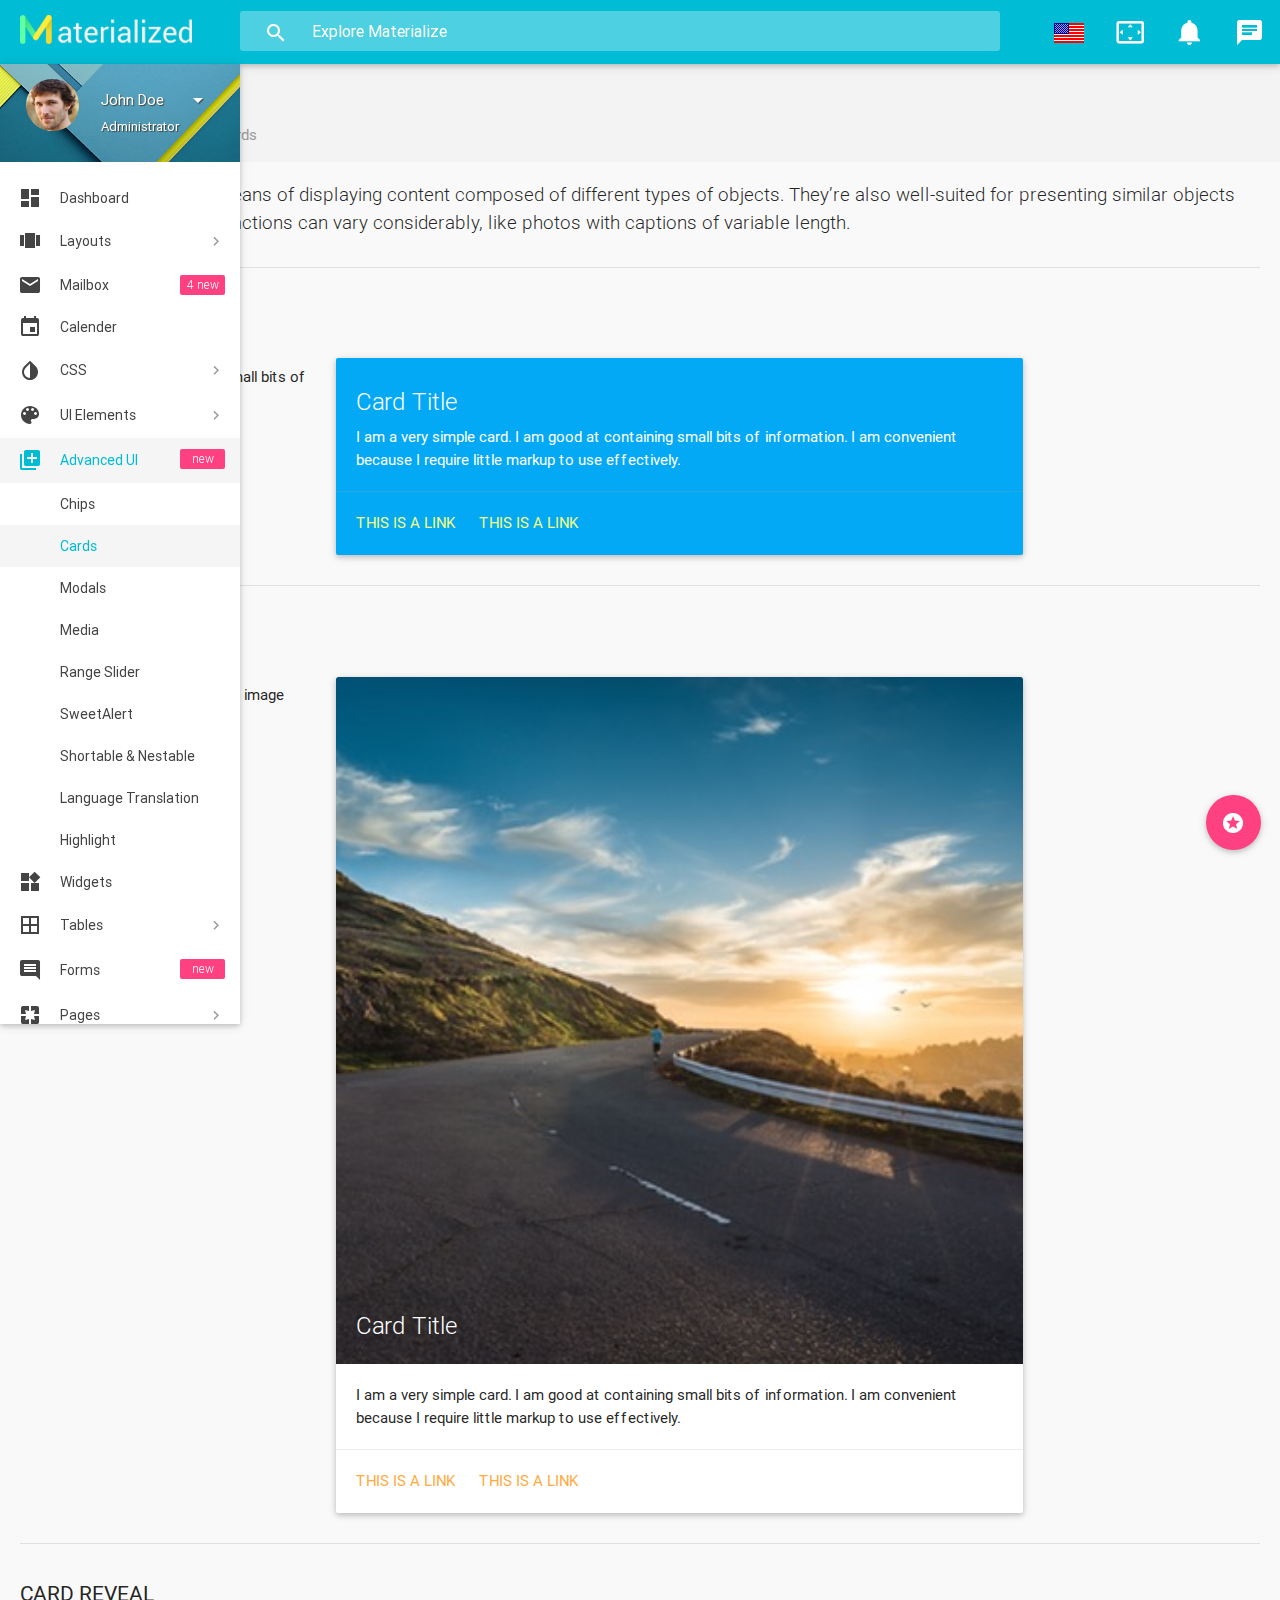
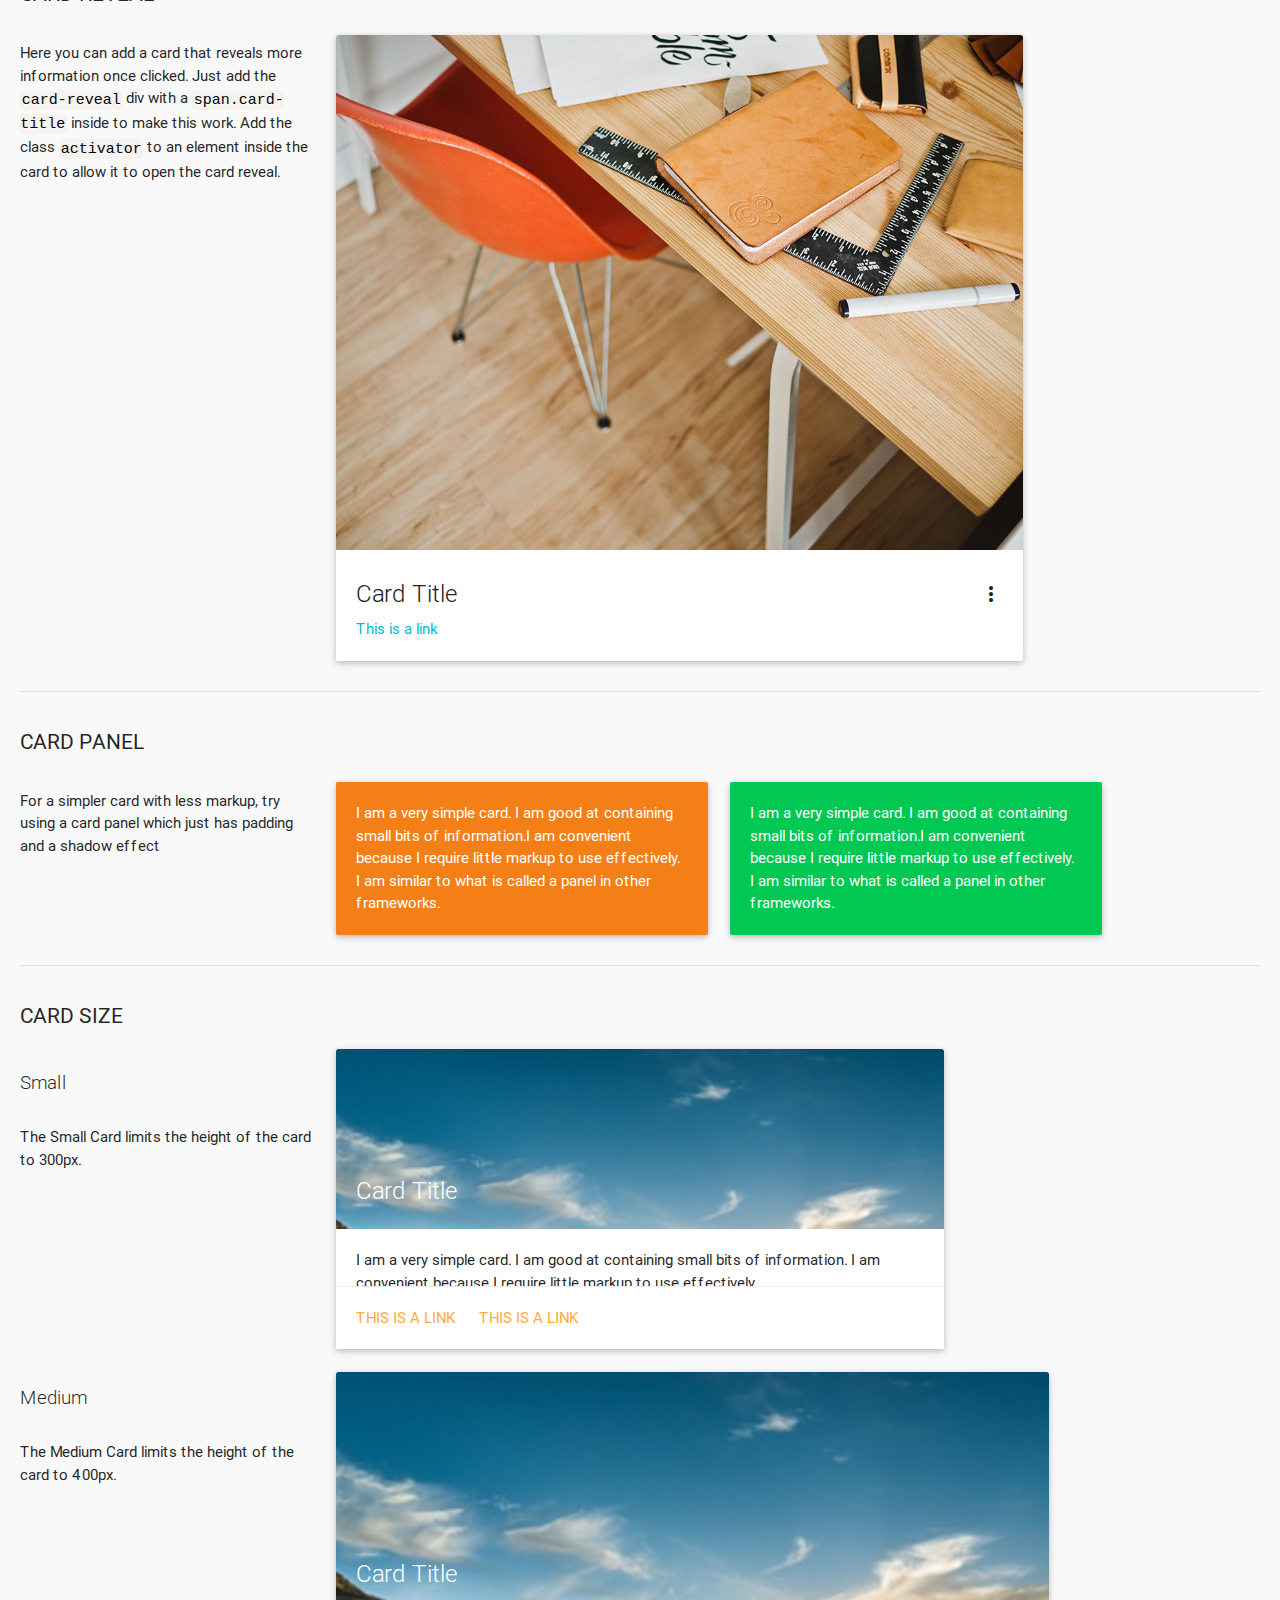
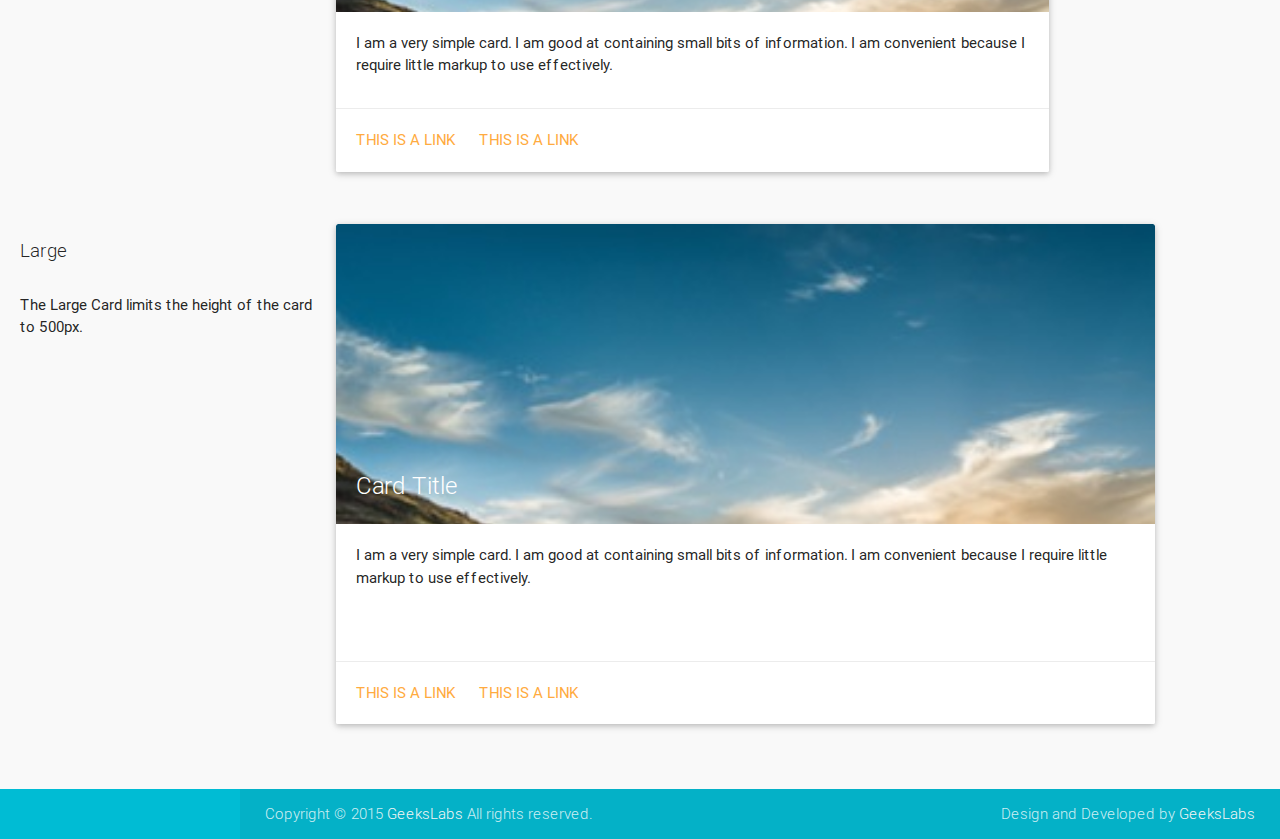
<file: template/advanced-ui-cards.html>
<!DOCTYPE html>
<html lang="en">

<!--================================================================================
	Item Name: Materialize - Material Design Admin Template
	Version: 3.1
	Author: GeeksLabs
	Author URL: http://www.themeforest.net/user/geekslabs
================================================================================ -->

<head>
  <meta http-equiv="Content-Type" content="text/html; charset=UTF-8">
  <meta name="viewport" content="width=device-width, initial-scale=1, maximum-scale=1.0, user-scalable=no">
  <meta http-equiv="X-UA-Compatible" content="IE=edge">
  <meta name="msapplication-tap-highlight" content="no">
  <meta name="description" content="Materialize is a Material Design Admin Template,It's modern, responsive and based on Material Design by Google. ">
  <meta name="keywords" content="materialize, admin template, dashboard template, flat admin template, responsive admin template,">
  <title>Cards | Materialize - Material Design Admin Template</title>

  <!-- Favicons-->
  <link rel="icon" href="images/favicon/favicon-32x32.png" sizes="32x32">
  <!-- Favicons-->
  <link rel="apple-touch-icon-precomposed" href="images/favicon/apple-touch-icon-152x152.png">
  <!-- For iPhone -->
  <meta name="msapplication-TileColor" content="#00bcd4">
  <meta name="msapplication-TileImage" content="images/favicon/mstile-144x144.png">
  <!-- For Windows Phone -->


  <!-- CORE CSS-->
  
  <link href="css/materialize.css" type="text/css" rel="stylesheet" media="screen,projection">
  <link href="css/style.css" type="text/css" rel="stylesheet" media="screen,projection">
    <!-- Custome CSS-->    
    <link href="css/custom/custom.css" type="text/css" rel="stylesheet" media="screen,projection">


  <!-- INCLUDED PLUGIN CSS ON THIS PAGE -->
  <link href="js/plugins/prism/prism.css" type="text/css" rel="stylesheet" media="screen,projection">
  <link href="js/plugins/perfect-scrollbar/perfect-scrollbar.css" type="text/css" rel="stylesheet" media="screen,projection">
  <link href="js/plugins/chartist-js/chartist.min.css" type="text/css" rel="stylesheet" media="screen,projection">
</head>

<body>
  <!-- Start Page Loading -->
  <div id="loader-wrapper">
      <div id="loader"></div>        
      <div class="loader-section section-left"></div>
      <div class="loader-section section-right"></div>
  </div>
  <!-- End Page Loading -->

  <!-- //////////////////////////////////////////////////////////////////////////// -->

  <!-- START HEADER -->
  <header id="header" class="page-topbar">
        <!-- start header nav-->
        <div class="navbar-fixed">
            <nav class="navbar-color">
                <div class="nav-wrapper">
                    <ul class="left">                      
                      <li><h1 class="logo-wrapper"><a href="index.html" class="brand-logo darken-1"><img src="images/materialize-logo.png" alt="materialize logo"></a> <span class="logo-text">Materialize</span></h1></li>
                    </ul>
                    <div class="header-search-wrapper hide-on-med-and-down">
                        <i class="mdi-action-search"></i>
                        <input type="text" name="Search" class="header-search-input z-depth-2" placeholder="Explore Materialize"/>
                    </div>
                    <ul class="right hide-on-med-and-down">
                        <li><a href="javascript:void(0);" class="waves-effect waves-block waves-light translation-button"  data-activates="translation-dropdown"><img src="images/flag-icons/United-States.png" alt="USA" /></a>
                        </li>
                        <li><a href="javascript:void(0);" class="waves-effect waves-block waves-light toggle-fullscreen"><i class="mdi-action-settings-overscan"></i></a>
                        </li>
                        <li><a href="javascript:void(0);" class="waves-effect waves-block waves-light notification-button" data-activates="notifications-dropdown"><i class="mdi-social-notifications"><small class="notification-badge">5</small></i>
                        
                        </a>
                        </li>                        
                        <li><a href="#" data-activates="chat-out" class="waves-effect waves-block waves-light chat-collapse"><i class="mdi-communication-chat"></i></a>
                        </li>
                    </ul>
                    <!-- translation-button -->
                    <ul id="translation-dropdown" class="dropdown-content">
                      <li>
                        <a href="#!"><img src="images/flag-icons/United-States.png" alt="English" />  <span class="language-select">English</span></a>
                      </li>
                      <li>
                        <a href="#!"><img src="images/flag-icons/France.png" alt="French" />  <span class="language-select">French</span></a>
                      </li>
                      <li>
                        <a href="#!"><img src="images/flag-icons/China.png" alt="Chinese" />  <span class="language-select">Chinese</span></a>
                      </li>
                      <li>
                        <a href="#!"><img src="images/flag-icons/Germany.png" alt="German" />  <span class="language-select">German</span></a>
                      </li>
                      
                    </ul>
                    <!-- notifications-dropdown -->
                    <ul id="notifications-dropdown" class="dropdown-content">
                      <li>
                        <h5>NOTIFICATIONS <span class="new badge">5</span></h5>
                      </li>
                      <li class="divider"></li>
                      <li>
                        <a href="#!"><i class="mdi-action-add-shopping-cart"></i> A new order has been placed!</a>
                        <time class="media-meta" datetime="2015-06-12T20:50:48+08:00">2 hours ago</time>
                      </li>
                      <li>
                        <a href="#!"><i class="mdi-action-stars"></i> Completed the task</a>
                        <time class="media-meta" datetime="2015-06-12T20:50:48+08:00">3 days ago</time>
                      </li>
                      <li>
                        <a href="#!"><i class="mdi-action-settings"></i> Settings updated</a>
                        <time class="media-meta" datetime="2015-06-12T20:50:48+08:00">4 days ago</time>
                      </li>
                      <li>
                        <a href="#!"><i class="mdi-editor-insert-invitation"></i> Director meeting started</a>
                        <time class="media-meta" datetime="2015-06-12T20:50:48+08:00">6 days ago</time>
                      </li>
                      <li>
                        <a href="#!"><i class="mdi-action-trending-up"></i> Generate monthly report</a>
                        <time class="media-meta" datetime="2015-06-12T20:50:48+08:00">1 week ago</time>
                      </li>
                    </ul>
                </div>
            </nav>
        </div>
        <!-- end header nav-->
  </header>
  <!-- END HEADER -->

  <!-- //////////////////////////////////////////////////////////////////////////// -->

  <!-- START MAIN -->
  <div id="main">
    <!-- START WRAPPER -->
    <div class="wrapper">

      <!-- START LEFT SIDEBAR NAV-->
      <aside id="left-sidebar-nav">
                <ul id="slide-out" class="side-nav fixed leftside-navigation">
                <li class="user-details cyan darken-2">
                <div class="row">
                    <div class="col col s4 m4 l4">
                        <img src="images/avatar.jpg" alt="" class="circle responsive-img valign profile-image">
                    </div>
                    <div class="col col s8 m8 l8">
                        <ul id="profile-dropdown" class="dropdown-content">
                            <li><a href="#"><i class="mdi-action-face-unlock"></i> Profile</a>
                            </li>
                            <li><a href="#"><i class="mdi-action-settings"></i> Settings</a>
                            </li>
                            <li><a href="#"><i class="mdi-communication-live-help"></i> Help</a>
                            </li>
                            <li class="divider"></li>
                            <li><a href="#"><i class="mdi-action-lock-outline"></i> Lock</a>
                            </li>
                            <li><a href="#"><i class="mdi-hardware-keyboard-tab"></i> Logout</a>
                            </li>
                        </ul>
                        <a class="btn-flat dropdown-button waves-effect waves-light white-text profile-btn" href="#" data-activates="profile-dropdown">John Doe<i class="mdi-navigation-arrow-drop-down right"></i></a>
                        <p class="user-roal">Administrator</p>
                    </div>
                </div>
            </li>
                <li class="bold"><a href="index.html" class="waves-effect waves-cyan"><i class="mdi-action-dashboard"></i> Dashboard</a>
                </li>
                <li class="no-padding">
                    <ul class="collapsible collapsible-accordion">
                        <li class="bold"><a class="collapsible-header waves-effect waves-cyan"><i class="mdi-action-view-carousel"></i> Layouts</a>
                            <div class="collapsible-body">
                                <ul>
                                    <li><a href="layout-fullscreen.html">Full Screen</a>
                                    </li>
                                    <li><a href="layout-horizontal-menu.html">Horizontal Menu</a>
                                    </li>
                                </ul>
                            </div>
                        </li>
                    </ul>
                </li>
                <li class="bold"><a href="app-email.html" class="waves-effect waves-cyan"><i class="mdi-communication-email"></i> Mailbox <span class="new badge">4</span></a>
                </li>
                <li class="bold"><a href="app-calendar.html" class="waves-effect waves-cyan"><i class="mdi-editor-insert-invitation"></i> Calender</a>
                </li>
                <li class="no-padding">
                    <ul class="collapsible collapsible-accordion">
                        <li class="bold"><a class="collapsible-header waves-effect waves-cyan"><i class="mdi-action-invert-colors"></i> CSS</a>
                            <div class="collapsible-body">
                                <ul>
                                    <li><a href="css-typography.html">Typography</a>
                                    </li>
                                    <li><a href="css-icons.html">Icons</a>
                                    </li>
                                    <li><a href="css-animations.html">Animations</a>
                                    </li>
                                    <li><a href="css-shadow.html">Shadow</a>
                                    </li>
                                    <li><a href="css-media.html">Media</a>
                                    </li>
                                    <li><a href="css-sass.html">Sass</a>
                                    </li>
                                </ul>
                            </div>
                        </li>
                        <li class="bold"><a class="collapsible-header  waves-effect waves-cyan"><i class="mdi-image-palette"></i> UI Elements</a>
                            <div class="collapsible-body">
                                <ul>
                                    <li><a href="ui-alerts.html">Alerts</a>
                                    </li>
                                    <li><a href="ui-buttons.html">Buttons</a>
                                    </li>
                                    <li><a href="ui-badges.html">Badges</a>
                                    </li>
                                    <li><a href="ui-breadcrumbs.html">Breadcrumbs</a>
                                    </li>
                                    <li><a href="ui-collections.html">Collections</a>
                                    </li>
                                    <li><a href="ui-collapsibles.html">Collapsibles</a>
                                    </li>
                                    <li><a href="ui-tabs.html">Tabs</a>
                                    </li>
                                    <li><a href="ui-navbar.html">Navbar</a>
                                    </li>
                                    <li><a href="ui-pagination.html">Pagination</a>
                                    </li>
                                    <li><a href="ui-preloader.html">Preloader</a>
                                    </li>
                                    <li><a href="ui-toasts.html">Toasts</a>
                                    </li>
                                    <li><a href="ui-tooltip.html">Tooltip</a>
                                    </li>
                                    <li><a href="ui-waves.html">Waves</a>
                                    </li>
                                </ul>
                            </div>
                        </li>
                        <li class="bold"><a class="collapsible-header waves-effect waves-cyan active"><i class="mdi-av-queue"></i> Advanced UI <span class="new badge"></span></a>
                            <div class="collapsible-body">
                                <ul>
                                    <li><a href="advanced-ui-chips.html">Chips</a>
                                    </li>
                                    <li class="active"><a href="advanced-ui-cards.html">Cards</a>
                                    </li>
                                    <li><a href="advanced-ui-modals.html">Modals</a>
                                    </li>
                                    <li><a href="advanced-ui-media.html">Media</a>
                                    </li>
                                    <li><a href="advanced-ui-range-slider.html">Range Slider</a>
                                    </li>
                                    <li><a href="advanced-ui-sweetalert.html">SweetAlert</a>
                                    </li>
                                    <li><a href="advanced-ui-nestable.html">Shortable & Nestable</a>
                                    </li>
                                    <li><a href="advanced-ui-translation.html">Language Translation</a>
                                    </li>
                                    <li><a href="advanced-ui-highlight.html">Highlight</a>
                                    </li>
                                </ul>
                            </div>
                        </li>
                        <li class="bold"><a href="app-widget.html" class="waves-effect waves-cyan"><i class="mdi-device-now-widgets"></i> Widgets</a>
                        </li>
                        <li class="bold"><a class="collapsible-header  waves-effect waves-cyan"><i class="mdi-editor-border-all"></i> Tables</a>
                            <div class="collapsible-body">
                                <ul>
                                    <li><a href="table-basic.html">Basic Tables</a>
                                    </li>
                                    <li><a href="table-data.html">Data Tables</a>
                                    </li>
                                    <li><a href="table-jsgrid.html">jsGrid</a>
                                    </li>
                                    <li><a href="table-editable.html">Editable Table</a>
                                    </li>
                                    <li><a href="table-floatThead.html">floatThead</a>
                                    </li>
                                </ul>
                            </div>
                        </li>
                        <li class="bold"><a class="collapsible-header  waves-effect waves-cyan"><i class="mdi-editor-insert-comment"></i> Forms <span class="new badge"></span></a>
                            <div class="collapsible-body">
                                <ul>
                                    <li><a href="form-elements.html">Form Elements</a>
                                    </li>
                                    <li><a href="form-layouts.html">Form Layouts</a>
                                    </li>
                                    <li><a href="form-validation.html">Form Validations</a>
                                    </li>
                                    <li><a href="form-masks.html">Form Masks</a>
                                    </li>
                                    <li><a href="form-file-uploads.html">File Uploads</a>
                                    </li>
                                </ul>
                            </div>
                        </li>
                        <li class="bold"><a class="collapsible-header  waves-effect waves-cyan"><i class="mdi-social-pages"></i> Pages</a>
                            <div class="collapsible-body">
                                <ul>                                        
                                    <li><a href="page-contact.html">Contact Page</a>
                                    </li>
                                    <li><a href="page-todo.html">ToDos</a>
                                    </li>
                                    <li><a href="page-blog-1.html">Blog Type 1</a>
                                    </li>
                                    <li><a href="page-blog-2.html">Blog Type 2</a>
                                    </li>
                                    <li><a href="page-404.html">404</a>
                                    </li>
                                    <li><a href="page-500.html">500</a>
                                    </li>
                                    <li><a href="page-blank.html">Blank</a>
                                    </li>
                                </ul>
                            </div>
                        </li>
                        <li class="bold"><a class="collapsible-header  waves-effect waves-cyan"><i class="mdi-action-shopping-cart"></i> eCommers</a>
                            <div class="collapsible-body">
                                <ul>
                                    <li><a href="eCommerce-products-page.html">Products Page</a>
                                    </li>                                        
                                    <li><a href="eCommerce-pricing.html">Pricing Table</a>
                                    </li>
                                    <li><a href="eCommerce-invoice.html">Invoice</a>
                                    </li>
                                </ul>
                            </div>
                        </li>
                        <li class="bold"><a class="collapsible-header  waves-effect waves-cyan"><i class="mdi-image-image"></i> Medias</a>
                            <div class="collapsible-body">
                                <ul>                                        
                                    <li><a href="media-gallary-page.html">Gallery Page</a>
                                    </li>
                                    <li><a href="media-hover-effects.html">Image Hover Effects</a>
                                    </li>
                                </ul>
                            </div>
                        </li>
                        <li class="bold"><a class="collapsible-header  waves-effect waves-cyan"><i class="mdi-action-account-circle"></i> User</a>
                            <div class="collapsible-body">
                                <ul>     
                                    <li><a href="user-profile-page.html">User Profile</a>
                                    </li>                                   
                                    <li><a href="user-login.html">Login</a>
                                    </li>                                        
                                    <li><a href="user-register.html">Register</a>
                                    </li>
                                    <li><a href="user-forgot-password.html">Forgot Password</a>
                                    </li>
                                    <li><a href="user-lock-screen.html">Lock Screen</a>
                                    </li>                                        
                                    <li><a href="user-session-timeout.html">Session Timeout</a>
                                    </li>
                                </ul>
                            </div>
                        </li>
                        
                        <li class="bold"><a class="collapsible-header waves-effect waves-cyan"><i class="mdi-editor-insert-chart"></i> Charts</a>
                            <div class="collapsible-body">
                                <ul>
                                    <li><a href="charts-chartjs.html">Chart JS</a>
                                    </li>
                                    <li><a href="charts-chartist.html">Chartist</a>
                                    </li>
                                    <li><a href="charts-morris.html">Morris Charts</a>
                                    </li>
                                    <li><a href="charts-xcharts.html">xCharts</a>
                                    </li>
                                    <li><a href="charts-flotcharts.html">Flot Charts</a>
                                    </li>
                                    <li><a href="charts-sparklines.html">Sparkline Charts</a>
                                    </li>
                                </ul>
                            </div>
                        </li>
                    </ul>
                </li>
                <li class="li-hover"><div class="divider"></div></li>
                <li class="li-hover"><p class="ultra-small margin more-text">MORE</p></li>
                <li><a href="angular-ui.html"><i class="mdi-action-verified-user"></i> Angular UI  <span class="new badge"></span></a>
                </li>
                <li><a href="css-grid.html"><i class="mdi-image-grid-on"></i> Grid</a>
                </li>
                <li><a href="css-color.html"><i class="mdi-editor-format-color-fill"></i> Color</a>
                </li>
                <li><a href="css-helpers.html"><i class="mdi-communication-live-help"></i> Helpers</a>
                </li>
                <li><a href="changelogs.html"><i class="mdi-action-swap-vert-circle"></i> Changelogs</a>
                </li>                    
                <li class="li-hover"><div class="divider"></div></li>
                <li class="li-hover"><p class="ultra-small margin more-text">Daily Sales</p></li>
                <li class="li-hover">
                    <div class="row">
                        <div class="col s12 m12 l12">
                            <div class="sample-chart-wrapper">                            
                                <div class="ct-chart ct-golden-section" id="ct2-chart"></div>
                            </div>
                        </div>
                    </div>
                </li>
            </ul>
                <a href="#" data-activates="slide-out" class="sidebar-collapse btn-floating btn-medium waves-effect waves-light hide-on-large-only cyan"><i class="mdi-navigation-menu"></i></a>
            </aside>
      <!-- END LEFT SIDEBAR NAV-->

      <!-- //////////////////////////////////////////////////////////////////////////// -->

      <!-- START CONTENT -->
      <section id="content">

        <!--breadcrumbs start-->
        <div id="breadcrumbs-wrapper">
            <!-- Search for small screen -->
            <div class="header-search-wrapper grey hide-on-large-only">
                <i class="mdi-action-search active"></i>
                <input type="text" name="Search" class="header-search-input z-depth-2" placeholder="Explore Materialize">
            </div>
          <div class="container">
            <div class="row">
              <div class="col s12 m12 l12">
                <h5 class="breadcrumbs-title">Cards</h5>
                <ol class="breadcrumbs">
                  <li><a href="index.html">Dashboard</a>
                  </li>
                  <li><a href="#">UI Elements</a>
                  </li>
                  <li class="active">Cards</li>
                </ol>
              </div>
            </div>
          </div>
        </div>
        <!--breadcrumbs end-->


        <!--start container-->
        <div class="container">
          <p class="caption">Cards are a convenient means of displaying content composed of different types of objects. They’re also well-suited for presenting similar objects whose size or supported actions can vary considerably, like photos with captions of variable length.</p>

          <div class="divider"></div>
          <!--Basic Card-->
          <div id="basic-card" class="section">
            <h4 class="header">Basic Card</h4>
            <div class="row">
              <div class="col s12 m4 l3">
                <p>Basic card good at containing small bits of information.</p>
              </div>
              <div class="col s12 m8 l9">
                <div class="row">
                  <div class="col s12 m8 l9">
                    <div class="card  light-blue">
                      <div class="card-content white-text">
                        <span class="card-title">Card Title</span>
                        <p>I am a very simple card. I am good at containing small bits of information. I am convenient because I require little markup to use effectively.</p>
                      </div>
                      <div class="card-action">
                        <a href="#" class="lime-text text-accent-1">This is a link</a>
                        <a href="#" class="lime-text text-accent-1">This is a link</a>
                      </div>
                    </div>
                  </div>
                </div>
              </div>
            </div>
          </div>
          <!--Image Card-->
          <div class="divider"></div>
          <div id="image-card" class="section">
            <h4 class="header">Image Card</h4>
            <div class="row">
              <div class="col s12 m4 l3">
                <p>Here is the standard card with an image thumbnail.</p>
              </div>
              <div class="col s12 m8 l9">
                <div class="row">
                  <div class="col s12 m8 l9">
                    <div class="card">
                      <div class="card-image">
                        <img src="images/sample-1.jpg" alt="sample">

                        <span class="card-title">Card Title</span>
                      </div>
                      <div class="card-content">
                        <p>I am a very simple card. I am good at containing small bits of information. I am convenient because I require little markup to use effectively.</p>
                      </div>
                      <div class="card-action">
                        <a href="#">This is a link</a>
                        <a href='#'>This is a link</a>
                      </div>
                    </div>
                  </div>
                </div>
              </div>
            </div>
          </div>
          <!--Card Reveal-->
          <div class="divider"></div>
          <div id="card-reveal" class="section">
            <h4 class="header">Card Reveal</h4>
            <div class="row">
              <div class="col s12 m4 l3">
                <p>Here you can add a card that reveals more information once clicked. Just add the <code class=" language-markup">card-reveal</code> div with a <code class=" language-markup">span.card-title</code> inside to make this work. Add the class
                  <code class=" language-markup">activator</code> to an element inside the card to allow it to open the card reveal.</p>
              </div>
              <div class="col s12 m8 l9">
                <div class="row">
                  <div class="col s12 m8 l9">
                    <div class="card">
                      <div class="card-image waves-effect waves-block waves-light">
                        <img class="activator" src="images/office.jpg" alt="office">
                      </div>
                      <div class="card-content">
                        <span class="card-title activator grey-text text-darken-4">Card Title <i class="mdi-navigation-more-vert right"></i></span>
                        <p><a href="#">This is a link</a>
                        </p>
                      </div>
                      <div class="card-reveal">
                        <span class="card-title grey-text text-darken-4">Card Title <i class="mdi-navigation-close right"></i></span>
                        <p>Here is some more information about this product that is only revealed once clicked on.</p>
                      </div>
                    </div>
                  </div>
                </div>
              </div>
            </div>
          </div>

          <!--Card Panel-->
          <div class="divider"></div>
          <div id="card-panel-type" class="section">
            <h4 class="header">Card Panel</h4>
            <div class="row">
              <div class="col s12 m4 l3">
                <p>For a simpler card with less markup, try using a card panel which just has padding and a shadow effect</p>
              </div>
              <div class="col s12 m8 l9">
                <div class="row">
                  <div class="col s12 m5">
                    <div class="card-panel yellow darken-4">
                      <span class="white-text">I am a very simple card. I am good at containing small bits of information.I am convenient because I require little markup to use effectively. I am similar to what is called a panel in other frameworks.</span>
                    </div>
                  </div>
                  <div class="col s12 m5">
                    <div class="card-panel  green accent-4">
                      <span class="white-text">I am a very simple card. I am good at containing small bits of information.I am convenient because I require little markup to use effectively. I am similar to what is called a panel in other frameworks.</span>
                    </div>
                  </div>
                </div>
              </div>
            </div>
          </div>

          <!--Card Size-->
          <div class="divider"></div>
          <div id="card-size" class="section">
            <h4 class="header">Card Size</h4>
            <div class="row">
              <div class="col s12 m4 l3">
                <p class="caption">Small</p>
                <p>The Small Card limits the height of the card to 300px.</p>
              </div>
              <div class="col s12 m6 l6">
                <div class="card small">
                  <div class="card-image">
                    <img src="images/sample-1.jpg" alt="sample">
                    <span class="card-title">Card Title</span>
                  </div>
                  <div class="card-content">
                    <p>I am a very simple card. I am good at containing small bits of information. I am convenient because I require little markup to use effectively.</p>
                  </div>
                  <div class="card-action">
                    <a href="#">This is a link</a>
                    <a href="#">This is a link</a>
                  </div>
                </div>
              </div>
            </div>
            <div class="row section">
              <div class="col s12 m4 l3">
                <p class="caption">Medium</p>
                <p>The Medium Card limits the height of the card to 400px.</p>
              </div>
              <div class="col s12 m7 l7">
                <div class="card medium">
                  <div class="card-image">
                    <img src="images/sample-1.jpg" alt="sample">
                    <span class="card-title">Card Title</span>
                  </div>
                  <div class="card-content">
                    <p>I am a very simple card. I am good at containing small bits of information. I am convenient because I require little markup to use effectively.</p>
                  </div>
                  <div class="card-action">
                    <a href="#">This is a link</a>
                    <a href="#">This is a link</a>
                  </div>
                </div>
              </div>
            </div>
            <div class="row section">
              <div class="col s12 m4 l3">
                <p class="caption">Large</p>
                <p>The Large Card limits the height of the card to 500px.</p>
              </div>
              <div class="col s12 m8 l8">
                <div class="card large">
                  <div class="card-image">
                    <img src="images/sample-1.jpg" alt="sample">
                    <span class="card-title">Card Title</span>
                  </div>
                  <div class="card-content">
                    <p>I am a very simple card. I am good at containing small bits of information. I am convenient because I require little markup to use effectively.</p>
                  </div>
                  <div class="card-action">
                    <a href="#">This is a link</a>
                    <a href="#">This is a link</a>
                  </div>
                </div>
              </div>
            </div>
          </div>
          <!-- Floating Action Button -->
            <div class="fixed-action-btn" style="bottom: 50px; right: 19px;">
                <a class="btn-floating btn-large">
                  <i class="mdi-action-stars"></i>
                </a>
                <ul>
                  <li><a href="css-helpers.html" class="btn-floating red"><i class="large mdi-communication-live-help"></i></a></li>
                  <li><a href="app-widget.html" class="btn-floating yellow darken-1"><i class="large mdi-device-now-widgets"></i></a></li>
                  <li><a href="app-calendar.html" class="btn-floating green"><i class="large mdi-editor-insert-invitation"></i></a></li>
                  <li><a href="app-email.html" class="btn-floating blue"><i class="large mdi-communication-email"></i></a></li>
                </ul>
            </div>
            <!-- Floating Action Button -->
        </div>
        <!--end container-->

      </section>
      <!-- END CONTENT -->

      <!-- //////////////////////////////////////////////////////////////////////////// -->
      <!-- START RIGHT SIDEBAR NAV-->
      <aside id="right-sidebar-nav">
        <ul id="chat-out" class="side-nav rightside-navigation">
            <li class="li-hover">
            <a href="#" data-activates="chat-out" class="chat-close-collapse right"><i class="mdi-navigation-close"></i></a>
            <div id="right-search" class="row">
                <form class="col s12">
                    <div class="input-field">
                        <i class="mdi-action-search prefix"></i>
                        <input id="icon_prefix" type="text" class="validate">
                        <label for="icon_prefix">Search</label>
                    </div>
                </form>
            </div>
            </li>
            <li class="li-hover">
                <ul class="chat-collapsible" data-collapsible="expandable">
                <li>
                    <div class="collapsible-header teal white-text active"><i class="mdi-social-whatshot"></i>Recent Activity</div>
                    <div class="collapsible-body recent-activity">
                        <div class="recent-activity-list chat-out-list row">
                            <div class="col s3 recent-activity-list-icon"><i class="mdi-action-add-shopping-cart"></i>
                            </div>
                            <div class="col s9 recent-activity-list-text">
                                <a href="#">just now</a>
                                <p>Jim Doe Purchased new equipments for zonal office.</p>
                            </div>
                        </div>
                        <div class="recent-activity-list chat-out-list row">
                            <div class="col s3 recent-activity-list-icon"><i class="mdi-device-airplanemode-on"></i>
                            </div>
                            <div class="col s9 recent-activity-list-text">
                                <a href="#">Yesterday</a>
                                <p>Your Next flight for USA will be on 15th August 2015.</p>
                            </div>
                        </div>
                        <div class="recent-activity-list chat-out-list row">
                            <div class="col s3 recent-activity-list-icon"><i class="mdi-action-settings-voice"></i>
                            </div>
                            <div class="col s9 recent-activity-list-text">
                                <a href="#">5 Days Ago</a>
                                <p>Natalya Parker Send you a voice mail for next conference.</p>
                            </div>
                        </div>
                        <div class="recent-activity-list chat-out-list row">
                            <div class="col s3 recent-activity-list-icon"><i class="mdi-action-store"></i>
                            </div>
                            <div class="col s9 recent-activity-list-text">
                                <a href="#">Last Week</a>
                                <p>Jessy Jay open a new store at S.G Road.</p>
                            </div>
                        </div>
                        <div class="recent-activity-list chat-out-list row">
                            <div class="col s3 recent-activity-list-icon"><i class="mdi-action-settings-voice"></i>
                            </div>
                            <div class="col s9 recent-activity-list-text">
                                <a href="#">5 Days Ago</a>
                                <p>Natalya Parker Send you a voice mail for next conference.</p>
                            </div>
                        </div>
                    </div>
                </li>
                <li>
                    <div class="collapsible-header light-blue white-text active"><i class="mdi-editor-attach-money"></i>Sales Repoart</div>
                    <div class="collapsible-body sales-repoart">
                        <div class="sales-repoart-list  chat-out-list row">
                            <div class="col s8">Target Salse</div>
                            <div class="col s4"><span id="sales-line-1"></span>
                            </div>
                        </div>
                        <div class="sales-repoart-list chat-out-list row">
                            <div class="col s8">Payment Due</div>
                            <div class="col s4"><span id="sales-bar-1"></span>
                            </div>
                        </div>
                        <div class="sales-repoart-list chat-out-list row">
                            <div class="col s8">Total Delivery</div>
                            <div class="col s4"><span id="sales-line-2"></span>
                            </div>
                        </div>
                        <div class="sales-repoart-list chat-out-list row">
                            <div class="col s8">Total Progress</div>
                            <div class="col s4"><span id="sales-bar-2"></span>
                            </div>
                        </div>
                    </div>
                </li>
                <li>
                    <div class="collapsible-header red white-text"><i class="mdi-action-stars"></i>Favorite Associates</div>
                    <div class="collapsible-body favorite-associates">
                        <div class="favorite-associate-list chat-out-list row">
                            <div class="col s4"><img src="images/avatar.jpg" alt="" class="circle responsive-img online-user valign profile-image">
                            </div>
                            <div class="col s8">
                                <p>Eileen Sideways</p>
                                <p class="place">Los Angeles, CA</p>
                            </div>
                        </div>
                        <div class="favorite-associate-list chat-out-list row">
                            <div class="col s4"><img src="images/avatar.jpg" alt="" class="circle responsive-img online-user valign profile-image">
                            </div>
                            <div class="col s8">
                                <p>Zaham Sindil</p>
                                <p class="place">San Francisco, CA</p>
                            </div>
                        </div>
                        <div class="favorite-associate-list chat-out-list row">
                            <div class="col s4"><img src="images/avatar.jpg" alt="" class="circle responsive-img offline-user valign profile-image">
                            </div>
                            <div class="col s8">
                                <p>Renov Leongal</p>
                                <p class="place">Cebu City, Philippines</p>
                            </div>
                        </div>
                        <div class="favorite-associate-list chat-out-list row">
                            <div class="col s4"><img src="images/avatar.jpg" alt="" class="circle responsive-img online-user valign profile-image">
                            </div>
                            <div class="col s8">
                                <p>Weno Carasbong</p>
                                <p>Tokyo, Japan</p>
                            </div>
                        </div>
                        <div class="favorite-associate-list chat-out-list row">
                            <div class="col s4"><img src="images/avatar.jpg" alt="" class="circle responsive-img offline-user valign profile-image">
                            </div>
                            <div class="col s8">
                                <p>Nusja Nawancali</p>
                                <p class="place">Bangkok, Thailand</p>
                            </div>
                        </div>
                    </div>
                </li>
                </ul>
            </li>
        </ul>
      </aside>
      <!-- LEFT RIGHT SIDEBAR NAV-->

    </div>
    <!-- END WRAPPER -->

  </div>
  <!-- END MAIN -->



  <!-- //////////////////////////////////////////////////////////////////////////// -->

  <!-- START FOOTER -->
  <footer class="page-footer">
    <div class="footer-copyright">
      <div class="container">
        <span>Copyright © 2015 <a class="grey-text text-lighten-4" href="http://themeforest.net/user/geekslabs/portfolio?ref=geekslabs" target="_blank">GeeksLabs</a> All rights reserved.</span>
        <span class="right"> Design and Developed by <a class="grey-text text-lighten-4" href="http://geekslabs.com/">GeeksLabs</a></span>
        </div>
    </div>
  </footer>
    <!-- END FOOTER -->



    <!-- ================================================
    Scripts
    ================================================ -->
    
    <!-- jQuery Library -->
    <script type="text/javascript" src="js/plugins/jquery-1.11.2.min.js"></script>    
    <!--materialize js-->
    <script type="text/javascript" src="js/materialize.js"></script>
    <!--prism-->
    <script type="text/javascript" src="js/plugins/prism/prism.js"></script>
    <!--scrollbar-->
    <script type="text/javascript" src="js/plugins/perfect-scrollbar/perfect-scrollbar.min.js"></script>
    <!-- chartist -->
    <script type="text/javascript" src="js/plugins/chartist-js/chartist.min.js"></script>   
    
    <!--plugins.js - Some Specific JS codes for Plugin Settings-->
    <script type="text/javascript" src="js/plugins.js"></script>
    <!--custom-script.js - Add your own theme custom JS-->
    <script type="text/javascript" src="js/custom-script.js"></script>
    
</body>

</html>
</file>
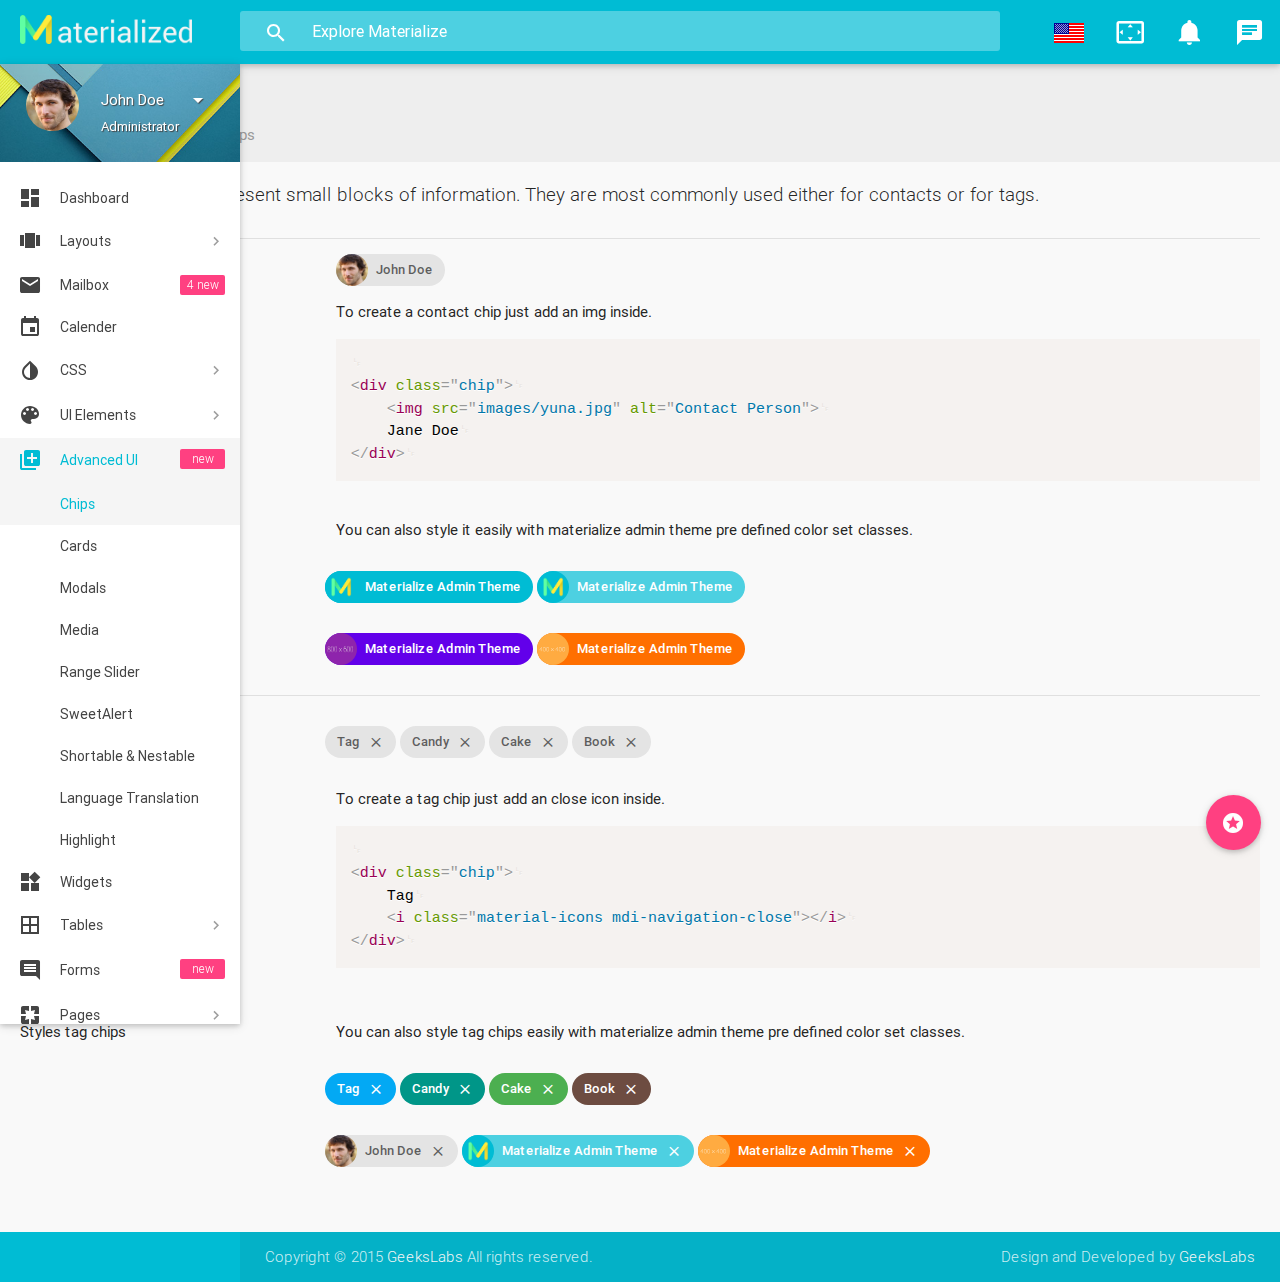
<file: template/advanced-ui-chips.html>
<!DOCTYPE html>
<html lang="en">

<!--================================================================================
	Item Name: Materialize - Material Design Admin Template
	Version: 3.1
	Author: GeeksLabs
	Author URL: http://www.themeforest.net/user/geekslabs
================================================================================ -->

<head>
  <meta http-equiv="Content-Type" content="text/html; charset=UTF-8">
  <meta name="viewport" content="width=device-width, initial-scale=1, maximum-scale=1.0, user-scalable=no">
  <meta http-equiv="X-UA-Compatible" content="IE=edge">
  <meta name="msapplication-tap-highlight" content="no">
  <meta name="description" content="Materialize is a Material Design Admin Template,It's modern, responsive and based on Material Design by Google. ">
  <meta name="keywords" content="materialize, admin template, dashboard template, flat admin template, responsive admin template,">
  <title>Chips | Materialize - Material Design Admin Template</title>

  <!-- Favicons-->
  <link rel="icon" href="images/favicon/favicon-32x32.png" sizes="32x32">
  <!-- Favicons-->
  <link rel="apple-touch-icon-precomposed" href="images/favicon/apple-touch-icon-152x152.png">
  <!-- For iPhone -->
  <meta name="msapplication-TileColor" content="#00bcd4">
  <meta name="msapplication-TileImage" content="images/favicon/mstile-144x144.png">
  <!-- For Windows Phone -->


  <!-- CORE CSS-->
  <link href="css/materialize.css" type="text/css" rel="stylesheet" media="screen,projection">
  <link href="css/style.css" type="text/css" rel="stylesheet" media="screen,projection">
  <!-- Custome CSS-->    
  <link href="css/custom/custom.css" type="text/css" rel="stylesheet" media="screen,projection">

  <!-- INCLUDED PLUGIN CSS ON THIS PAGE -->
  <link href="js/plugins/prism/prism.css" type="text/css" rel="stylesheet" media="screen,projection">
  <link href="js/plugins/perfect-scrollbar/perfect-scrollbar.css" type="text/css" rel="stylesheet" media="screen,projection">
  <link href="js/plugins/chartist-js/chartist.min.css" type="text/css" rel="stylesheet" media="screen,projection">
  
</head>

<body>
  <!-- Start Page Loading -->
  <div id="loader-wrapper">
      <div id="loader"></div>        
      <div class="loader-section section-left"></div>
      <div class="loader-section section-right"></div>
  </div>
  <!-- End Page Loading -->

  <!-- //////////////////////////////////////////////////////////////////////////// -->

  <!-- START HEADER -->
  <header id="header" class="page-topbar">
        <!-- start header nav-->
        <div class="navbar-fixed">
            <nav class="navbar-color">
                <div class="nav-wrapper">
                    <ul class="left">                      
                      <li><h1 class="logo-wrapper"><a href="index.html" class="brand-logo darken-1"><img src="images/materialize-logo.png" alt="materialize logo"></a> <span class="logo-text">Materialize</span></h1></li>
                    </ul>
                    <div class="header-search-wrapper hide-on-med-and-down">
                        <i class="mdi-action-search"></i>
                        <input type="text" name="Search" class="header-search-input z-depth-2" placeholder="Explore Materialize"/>
                    </div>
                    <ul class="right hide-on-med-and-down">
                        <li><a href="javascript:void(0);" class="waves-effect waves-block waves-light translation-button"  data-activates="translation-dropdown"><img src="images/flag-icons/United-States.png" alt="USA" /></a>
                        </li>
                        <li><a href="javascript:void(0);" class="waves-effect waves-block waves-light toggle-fullscreen"><i class="mdi-action-settings-overscan"></i></a>
                        </li>
                        <li><a href="javascript:void(0);" class="waves-effect waves-block waves-light notification-button" data-activates="notifications-dropdown"><i class="mdi-social-notifications"><small class="notification-badge">5</small></i>
                        
                        </a>
                        </li>                        
                        <li><a href="#" data-activates="chat-out" class="waves-effect waves-block waves-light chat-collapse"><i class="mdi-communication-chat"></i></a>
                        </li>
                    </ul>
                    <!-- translation-button -->
                    <ul id="translation-dropdown" class="dropdown-content">
                      <li>
                        <a href="#!"><img src="images/flag-icons/United-States.png" alt="English" />  <span class="language-select">English</span></a>
                      </li>
                      <li>
                        <a href="#!"><img src="images/flag-icons/France.png" alt="French" />  <span class="language-select">French</span></a>
                      </li>
                      <li>
                        <a href="#!"><img src="images/flag-icons/China.png" alt="Chinese" />  <span class="language-select">Chinese</span></a>
                      </li>
                      <li>
                        <a href="#!"><img src="images/flag-icons/Germany.png" alt="German" />  <span class="language-select">German</span></a>
                      </li>
                      
                    </ul>
                    <!-- notifications-dropdown -->
                    <ul id="notifications-dropdown" class="dropdown-content">
                      <li>
                        <h5>NOTIFICATIONS <span class="new badge">5</span></h5>
                      </li>
                      <li class="divider"></li>
                      <li>
                        <a href="#!"><i class="mdi-action-add-shopping-cart"></i> A new order has been placed!</a>
                        <time class="media-meta" datetime="2015-06-12T20:50:48+08:00">2 hours ago</time>
                      </li>
                      <li>
                        <a href="#!"><i class="mdi-action-stars"></i> Completed the task</a>
                        <time class="media-meta" datetime="2015-06-12T20:50:48+08:00">3 days ago</time>
                      </li>
                      <li>
                        <a href="#!"><i class="mdi-action-settings"></i> Settings updated</a>
                        <time class="media-meta" datetime="2015-06-12T20:50:48+08:00">4 days ago</time>
                      </li>
                      <li>
                        <a href="#!"><i class="mdi-editor-insert-invitation"></i> Director meeting started</a>
                        <time class="media-meta" datetime="2015-06-12T20:50:48+08:00">6 days ago</time>
                      </li>
                      <li>
                        <a href="#!"><i class="mdi-action-trending-up"></i> Generate monthly report</a>
                        <time class="media-meta" datetime="2015-06-12T20:50:48+08:00">1 week ago</time>
                      </li>
                    </ul>
                </div>
            </nav>
        </div>
        <!-- end header nav-->
  </header>
  <!-- END HEADER -->

  <!-- //////////////////////////////////////////////////////////////////////////// -->

  <!-- START MAIN -->
  <div id="main">
    <!-- START WRAPPER -->
    <div class="wrapper">

      <!-- START LEFT SIDEBAR NAV-->
      <aside id="left-sidebar-nav">
                <ul id="slide-out" class="side-nav fixed leftside-navigation">
                <li class="user-details cyan darken-2">
                <div class="row">
                    <div class="col col s4 m4 l4">
                        <img src="images/avatar.jpg" alt="" class="circle responsive-img valign profile-image">
                    </div>
                    <div class="col col s8 m8 l8">
                        <ul id="profile-dropdown" class="dropdown-content">
                            <li><a href="#"><i class="mdi-action-face-unlock"></i> Profile</a>
                            </li>
                            <li><a href="#"><i class="mdi-action-settings"></i> Settings</a>
                            </li>
                            <li><a href="#"><i class="mdi-communication-live-help"></i> Help</a>
                            </li>
                            <li class="divider"></li>
                            <li><a href="#"><i class="mdi-action-lock-outline"></i> Lock</a>
                            </li>
                            <li><a href="#"><i class="mdi-hardware-keyboard-tab"></i> Logout</a>
                            </li>
                        </ul>
                        <a class="btn-flat dropdown-button waves-effect waves-light white-text profile-btn" href="#" data-activates="profile-dropdown">John Doe<i class="mdi-navigation-arrow-drop-down right"></i></a>
                        <p class="user-roal">Administrator</p>
                    </div>
                </div>
            </li>
                <li class="bold"><a href="index.html" class="waves-effect waves-cyan"><i class="mdi-action-dashboard"></i> Dashboard</a>
                </li>
                <li class="no-padding">
                    <ul class="collapsible collapsible-accordion">
                        <li class="bold"><a class="collapsible-header waves-effect waves-cyan"><i class="mdi-action-view-carousel"></i> Layouts</a>
                            <div class="collapsible-body">
                                <ul>
                                    <li><a href="layout-fullscreen.html">Full Screen</a>
                                    </li>
                                    <li><a href="layout-horizontal-menu.html">Horizontal Menu</a>
                                    </li>
                                </ul>
                            </div>
                        </li>
                    </ul>
                </li>
                <li class="bold"><a href="app-email.html" class="waves-effect waves-cyan"><i class="mdi-communication-email"></i> Mailbox <span class="new badge">4</span></a>
                </li>
                <li class="bold"><a href="app-calendar.html" class="waves-effect waves-cyan"><i class="mdi-editor-insert-invitation"></i> Calender</a>
                </li>
                <li class="no-padding">
                    <ul class="collapsible collapsible-accordion">
                        <li class="bold"><a class="collapsible-header waves-effect waves-cyan"><i class="mdi-action-invert-colors"></i> CSS</a>
                            <div class="collapsible-body">
                                <ul>
                                    <li><a href="css-typography.html">Typography</a>
                                    </li>
                                    <li><a href="css-icons.html">Icons</a>
                                    </li>
                                    <li><a href="css-animations.html">Animations</a>
                                    </li>
                                    <li><a href="css-shadow.html">Shadow</a>
                                    </li>
                                    <li><a href="css-media.html">Media</a>
                                    </li>
                                    <li><a href="css-sass.html">Sass</a>
                                    </li>
                                </ul>
                            </div>
                        </li>
                        <li class="bold"><a class="collapsible-header  waves-effect waves-cyan"><i class="mdi-image-palette"></i> UI Elements</a>
                            <div class="collapsible-body">
                                <ul>
                                    <li><a href="ui-alerts.html">Alerts</a>
                                    </li>
                                    <li><a href="ui-buttons.html">Buttons</a>
                                    </li>
                                    <li><a href="ui-badges.html">Badges</a>
                                    </li>
                                    <li><a href="ui-breadcrumbs.html">Breadcrumbs</a>
                                    </li>
                                    <li><a href="ui-collections.html">Collections</a>
                                    </li>
                                    <li><a href="ui-collapsibles.html">Collapsibles</a>
                                    </li>
                                    <li><a href="ui-tabs.html">Tabs</a>
                                    </li>
                                    <li><a href="ui-navbar.html">Navbar</a>
                                    </li>
                                    <li><a href="ui-pagination.html">Pagination</a>
                                    </li>
                                    <li><a href="ui-preloader.html">Preloader</a>
                                    </li>
                                    <li><a href="ui-toasts.html">Toasts</a>
                                    </li>
                                    <li><a href="ui-tooltip.html">Tooltip</a>
                                    </li>
                                    <li><a href="ui-waves.html">Waves</a>
                                    </li>
                                </ul>
                            </div>
                        </li>
                        <li class="bold"><a class="collapsible-header waves-effect waves-cyan active"><i class="mdi-av-queue"></i> Advanced UI <span class="new badge"></span></a>
                            <div class="collapsible-body">
                                <ul>
                                    <li class="active"><a href="advanced-ui-chips.html">Chips</a>
                                    </li>
                                    <li><a href="advanced-ui-cards.html">Cards</a>
                                    </li>
                                    <li><a href="advanced-ui-modals.html">Modals</a>
                                    </li>
                                    <li><a href="advanced-ui-media.html">Media</a>
                                    </li>
                                    <li><a href="advanced-ui-range-slider.html">Range Slider</a>
                                    </li>
                                    <li><a href="advanced-ui-sweetalert.html">SweetAlert</a>
                                    </li>
                                    <li><a href="advanced-ui-nestable.html">Shortable & Nestable</a>
                                    </li>
                                    <li><a href="advanced-ui-translation.html">Language Translation</a>
                                    </li>
                                    <li><a href="advanced-ui-highlight.html">Highlight</a>
                                    </li>
                                </ul>
                            </div>
                        </li>
                        <li class="bold"><a href="app-widget.html" class="waves-effect waves-cyan"><i class="mdi-device-now-widgets"></i> Widgets</a>
                        </li>
                        <li class="bold"><a class="collapsible-header  waves-effect waves-cyan"><i class="mdi-editor-border-all"></i> Tables</a>
                            <div class="collapsible-body">
                                <ul>
                                    <li><a href="table-basic.html">Basic Tables</a>
                                    </li>
                                    <li><a href="table-data.html">Data Tables</a>
                                    </li>
                                    <li><a href="table-jsgrid.html">jsGrid</a>
                                    </li>
                                    <li><a href="table-editable.html">Editable Table</a>
                                    </li>
                                    <li><a href="table-floatThead.html">floatThead</a>
                                    </li>
                                </ul>
                            </div>
                        </li>
                        <li class="bold"><a class="collapsible-header  waves-effect waves-cyan"><i class="mdi-editor-insert-comment"></i> Forms <span class="new badge"></span></a>
                            <div class="collapsible-body">
                                <ul>
                                    <li><a href="form-elements.html">Form Elements</a>
                                    </li>
                                    <li><a href="form-layouts.html">Form Layouts</a>
                                    </li>
                                    <li><a href="form-validation.html">Form Validations</a>
                                    </li>
                                    <li><a href="form-masks.html">Form Masks</a>
                                    </li>
                                    <li><a href="form-file-uploads.html">File Uploads</a>
                                    </li>
                                </ul>
                            </div>
                        </li>
                        <li class="bold"><a class="collapsible-header  waves-effect waves-cyan"><i class="mdi-social-pages"></i> Pages</a>
                            <div class="collapsible-body">
                                <ul>                                        
                                    <li><a href="page-contact.html">Contact Page</a>
                                    </li>
                                    <li><a href="page-todo.html">ToDos</a>
                                    </li>
                                    <li><a href="page-blog-1.html">Blog Type 1</a>
                                    </li>
                                    <li><a href="page-blog-2.html">Blog Type 2</a>
                                    </li>
                                    <li><a href="page-404.html">404</a>
                                    </li>
                                    <li><a href="page-500.html">500</a>
                                    </li>
                                    <li><a href="page-blank.html">Blank</a>
                                    </li>
                                </ul>
                            </div>
                        </li>
                        <li class="bold"><a class="collapsible-header  waves-effect waves-cyan"><i class="mdi-action-shopping-cart"></i> eCommers</a>
                            <div class="collapsible-body">
                                <ul>
                                    <li><a href="eCommerce-products-page.html">Products Page</a>
                                    </li>                                        
                                    <li><a href="eCommerce-pricing.html">Pricing Table</a>
                                    </li>
                                    <li><a href="eCommerce-invoice.html">Invoice</a>
                                    </li>
                                </ul>
                            </div>
                        </li>
                        <li class="bold"><a class="collapsible-header  waves-effect waves-cyan"><i class="mdi-image-image"></i> Medias</a>
                            <div class="collapsible-body">
                                <ul>                                        
                                    <li><a href="media-gallary-page.html">Gallery Page</a>
                                    </li>
                                    <li><a href="media-hover-effects.html">Image Hover Effects</a>
                                    </li>
                                </ul>
                            </div>
                        </li>
                        <li class="bold"><a class="collapsible-header  waves-effect waves-cyan"><i class="mdi-action-account-circle"></i> User</a>
                            <div class="collapsible-body">
                                <ul>     
                                    <li><a href="user-profile-page.html">User Profile</a>
                                    </li>                                   
                                    <li><a href="user-login.html">Login</a>
                                    </li>                                        
                                    <li><a href="user-register.html">Register</a>
                                    </li>
                                    <li><a href="user-forgot-password.html">Forgot Password</a>
                                    </li>
                                    <li><a href="user-lock-screen.html">Lock Screen</a>
                                    </li>                                        
                                    <li><a href="user-session-timeout.html">Session Timeout</a>
                                    </li>
                                </ul>
                            </div>
                        </li>
                        
                        <li class="bold"><a class="collapsible-header waves-effect waves-cyan"><i class="mdi-editor-insert-chart"></i> Charts</a>
                            <div class="collapsible-body">
                                <ul>
                                    <li><a href="charts-chartjs.html">Chart JS</a>
                                    </li>
                                    <li><a href="charts-chartist.html">Chartist</a>
                                    </li>
                                    <li><a href="charts-morris.html">Morris Charts</a>
                                    </li>
                                    <li><a href="charts-xcharts.html">xCharts</a>
                                    </li>
                                    <li><a href="charts-flotcharts.html">Flot Charts</a>
                                    </li>
                                    <li><a href="charts-sparklines.html">Sparkline Charts</a>
                                    </li>
                                </ul>
                            </div>
                        </li>
                    </ul>
                </li>
                <li class="li-hover"><div class="divider"></div></li>
                <li class="li-hover"><p class="ultra-small margin more-text">MORE</p></li>
                <li><a href="angular-ui.html"><i class="mdi-action-verified-user"></i> Angular UI  <span class="new badge"></span></a>
                </li>
                <li><a href="css-grid.html"><i class="mdi-image-grid-on"></i> Grid</a>
                </li>
                <li><a href="css-color.html"><i class="mdi-editor-format-color-fill"></i> Color</a>
                </li>
                <li><a href="css-helpers.html"><i class="mdi-communication-live-help"></i> Helpers</a>
                </li>
                <li><a href="changelogs.html"><i class="mdi-action-swap-vert-circle"></i> Changelogs</a>
                </li>                    
                <li class="li-hover"><div class="divider"></div></li>
                <li class="li-hover"><p class="ultra-small margin more-text">Daily Sales</p></li>
                <li class="li-hover">
                    <div class="row">
                        <div class="col s12 m12 l12">
                            <div class="sample-chart-wrapper">                            
                                <div class="ct-chart ct-golden-section" id="ct2-chart"></div>
                            </div>
                        </div>
                    </div>
                </li>
            </ul>
                <a href="#" data-activates="slide-out" class="sidebar-collapse btn-floating btn-medium waves-effect waves-light hide-on-large-only cyan"><i class="mdi-navigation-menu"></i></a>
            </aside>
      <!-- END LEFT SIDEBAR NAV-->

      <!-- //////////////////////////////////////////////////////////////////////////// -->

      <!-- START CONTENT -->
      <section id="content">

        <!--breadcrumbs start-->
        <div id="breadcrumbs-wrapper" class=" grey lighten-3">
            <!-- Search for small screen -->
            <div class="header-search-wrapper grey hide-on-large-only">
                <i class="mdi-action-search active"></i>
                <input type="text" name="Search" class="header-search-input z-depth-2" placeholder="Explore Materialize">
            </div>
          <div class="container">
            <div class="row">
              <div class="col s12 m12 l12">
                <h5 class="breadcrumbs-title">Chips</h5>
                <ol class="breadcrumbs">
                  <li><a href="index.html">Dashboard</a>
                  </li>
                  <li><a href="#">UI Elements</a>
                  </li>
                  <li class="active">Chips</li>
                </ol>
              </div>
            </div>
          </div>
        </div>
        <!--breadcrumbs end-->


        <!--start container-->
        <div class="container">
          <p class="caption">Chips can be used to represent small blocks of information. They are most commonly used either for contacts or for tags.</p>
          <div class="divider"></div>
          <!--chips-->
          <div id="chips" class="section">
            <div class="row">
              <div class="col s12 m4 l3">
                <h4 class="header">Contacts</h4>
              </div>
              <div class="col s12 m8 l9">
                  <div class="chip">
                    <img src="images/avatar.jpg" alt="Contact Person">
                    John Doe
                  </div>
                  <p>To create a contact chip just add an img inside.</p>
<pre class="language-markup"><code class="language-markup" data-language="markup">
&lt;div class="chip">
    &lt;img src="images/yuna.jpg" alt="Contact Person">
    Jane Doe
&lt;/div>
</code></pre>
              </div>
            </div>
            <div class="row section">
              <div class="col s12 m4 l3">
                <p>Styles contact chips</p>
              </div>
              <div class="col s12 m8 l9">
                  <p>You can also style it easily with materialize admin theme pre defined color set classes.</p>
                  <div class="row section">
                      <div class="chip cyan white-text">
                        <img src="images/login-logo.png" alt="Materialize">
                        Materialize Admin Theme
                      </div>
                      <div class="chip cyan lighten-2 white-text">
                        <img src="images/login-logo.png" alt="Materialize">
                        Materialize Admin Theme
                      </div>
                  </div>
                  <div class="row section">
                      <div class="chip deep-purple accent-4 white-text">
                        <img src="images/img3.jpg" alt="Materialize">
                        Materialize Admin Theme
                      </div>
                      <div class="chip amber darken-4 white-text">
                        <img src="images/img2.jpg" alt="Materialize">
                        Materialize Admin Theme
                      </div>
                  </div>
              </div>
            </div>
            <div class="divider"></div>
            <div class="row section">
              <div class="col s12 m4 l3">
                <h4 class="header">Tags</h4>
              </div>
              <div class="col s12 m8 l9">
                <div class="row section">
                  <div class="chip">
                    Tag
                    <i class="material-icons mdi-navigation-close"></i>
                  </div>
                  <div class="chip">
                    Candy
                    <i class="material-icons mdi-navigation-close"></i>
                  </div>
                  <div class="chip">
                    Cake
                    <i class="material-icons mdi-navigation-close"></i>
                  </div>
                  <div class="chip">
                    Book
                    <i class="material-icons mdi-navigation-close"></i>
                  </div>
                </div>
                  <p>To create a tag chip just add an close icon inside.</p>
<pre class="language-markup"><code class="language-markup" data-language="markup">
&lt;div class="chip">
    Tag
    &lt;i class="material-icons mdi-navigation-close">&lt;/i>
&lt;/div>
</code></pre>
              </div>
             </div>
            <div class="row section">
              <div class="col s12 m4 l3">
                <p>Styles tag chips</p>
              </div>
              <div class="col s12 m8 l9">
                  <p>You can also style tag chips easily with materialize admin theme pre defined color set classes.</p>
                  <div class="row section">
                      <div class="chip light-blue white-text">
                        Tag
                        <i class="material-icons mdi-navigation-close"></i>
                      </div>
                      <div class="chip teal white-text">
                        Candy
                        <i class="material-icons mdi-navigation-close"></i>
                      </div>
                      <div class="chip green white-text">
                        Cake
                        <i class="material-icons mdi-navigation-close"></i>
                      </div>
                      <div class="chip brown darken-1 white-text">
                        Book
                        <i class="material-icons mdi-navigation-close"></i>
                      </div>
                  </div>
                  <div class="row section">
                      <div class="chip">
                        <img src="images/avatar.jpg" alt="Contact Person">
                        John Doe
                        <i class="material-icons mdi-navigation-close"></i>
                      </div>
                      <div class="chip cyan lighten-2 white-text">
                        <img src="images/login-logo.png" alt="Materialize">
                        Materialize Admin Theme
                        <i class="material-icons mdi-navigation-close"></i>
                      </div>
                      <div class="chip amber darken-4 white-text">
                        <img src="images/img2.jpg" alt="Materialize">
                        Materialize Admin Theme
                        <i class="material-icons mdi-navigation-close"></i>
                      </div>
                  </div>
              </div>
            </div>
            
          </div>
          <!-- Floating Action Button -->
            <div class="fixed-action-btn" style="bottom: 50px; right: 19px;">
                <a class="btn-floating btn-large">
                  <i class="mdi-action-stars"></i>
                </a>
                <ul>
                  <li><a href="css-helpers.html" class="btn-floating red"><i class="large mdi-communication-live-help"></i></a></li>
                  <li><a href="app-widget.html" class="btn-floating yellow darken-1"><i class="large mdi-device-now-widgets"></i></a></li>
                  <li><a href="app-calendar.html" class="btn-floating green"><i class="large mdi-editor-insert-invitation"></i></a></li>
                  <li><a href="app-email.html" class="btn-floating blue"><i class="large mdi-communication-email"></i></a></li>
                </ul>
            </div>
            <!-- Floating Action Button -->
        </div>
        <!--end container-->

      </section>
      <!-- END CONTENT -->

      <!-- //////////////////////////////////////////////////////////////////////////// -->
      <!-- START RIGHT SIDEBAR NAV-->
      <aside id="right-sidebar-nav">
        <ul id="chat-out" class="side-nav rightside-navigation">
            <li class="li-hover">
            <a href="#" data-activates="chat-out" class="chat-close-collapse right"><i class="mdi-navigation-close"></i></a>
            <div id="right-search" class="row">
                <form class="col s12">
                    <div class="input-field">
                        <i class="mdi-action-search prefix"></i>
                        <input id="icon_prefix" type="text" class="validate">
                        <label for="icon_prefix">Search</label>
                    </div>
                </form>
            </div>
            </li>
            <li class="li-hover">
                <ul class="chat-collapsible" data-collapsible="expandable">
                <li>
                    <div class="collapsible-header teal white-text active"><i class="mdi-social-whatshot"></i>Recent Activity</div>
                    <div class="collapsible-body recent-activity">
                        <div class="recent-activity-list chat-out-list row">
                            <div class="col s3 recent-activity-list-icon"><i class="mdi-action-add-shopping-cart"></i>
                            </div>
                            <div class="col s9 recent-activity-list-text">
                                <a href="#">just now</a>
                                <p>Jim Doe Purchased new equipments for zonal office.</p>
                            </div>
                        </div>
                        <div class="recent-activity-list chat-out-list row">
                            <div class="col s3 recent-activity-list-icon"><i class="mdi-device-airplanemode-on"></i>
                            </div>
                            <div class="col s9 recent-activity-list-text">
                                <a href="#">Yesterday</a>
                                <p>Your Next flight for USA will be on 15th August 2015.</p>
                            </div>
                        </div>
                        <div class="recent-activity-list chat-out-list row">
                            <div class="col s3 recent-activity-list-icon"><i class="mdi-action-settings-voice"></i>
                            </div>
                            <div class="col s9 recent-activity-list-text">
                                <a href="#">5 Days Ago</a>
                                <p>Natalya Parker Send you a voice mail for next conference.</p>
                            </div>
                        </div>
                        <div class="recent-activity-list chat-out-list row">
                            <div class="col s3 recent-activity-list-icon"><i class="mdi-action-store"></i>
                            </div>
                            <div class="col s9 recent-activity-list-text">
                                <a href="#">Last Week</a>
                                <p>Jessy Jay open a new store at S.G Road.</p>
                            </div>
                        </div>
                        <div class="recent-activity-list chat-out-list row">
                            <div class="col s3 recent-activity-list-icon"><i class="mdi-action-settings-voice"></i>
                            </div>
                            <div class="col s9 recent-activity-list-text">
                                <a href="#">5 Days Ago</a>
                                <p>Natalya Parker Send you a voice mail for next conference.</p>
                            </div>
                        </div>
                    </div>
                </li>
                <li>
                    <div class="collapsible-header light-blue white-text active"><i class="mdi-editor-attach-money"></i>Sales Repoart</div>
                    <div class="collapsible-body sales-repoart">
                        <div class="sales-repoart-list  chat-out-list row">
                            <div class="col s8">Target Salse</div>
                            <div class="col s4"><span id="sales-line-1"></span>
                            </div>
                        </div>
                        <div class="sales-repoart-list chat-out-list row">
                            <div class="col s8">Payment Due</div>
                            <div class="col s4"><span id="sales-bar-1"></span>
                            </div>
                        </div>
                        <div class="sales-repoart-list chat-out-list row">
                            <div class="col s8">Total Delivery</div>
                            <div class="col s4"><span id="sales-line-2"></span>
                            </div>
                        </div>
                        <div class="sales-repoart-list chat-out-list row">
                            <div class="col s8">Total Progress</div>
                            <div class="col s4"><span id="sales-bar-2"></span>
                            </div>
                        </div>
                    </div>
                </li>
                <li>
                    <div class="collapsible-header red white-text"><i class="mdi-action-stars"></i>Favorite Associates</div>
                    <div class="collapsible-body favorite-associates">
                        <div class="favorite-associate-list chat-out-list row">
                            <div class="col s4"><img src="images/avatar.jpg" alt="" class="circle responsive-img online-user valign profile-image">
                            </div>
                            <div class="col s8">
                                <p>Eileen Sideways</p>
                                <p class="place">Los Angeles, CA</p>
                            </div>
                        </div>
                        <div class="favorite-associate-list chat-out-list row">
                            <div class="col s4"><img src="images/avatar.jpg" alt="" class="circle responsive-img online-user valign profile-image">
                            </div>
                            <div class="col s8">
                                <p>Zaham Sindil</p>
                                <p class="place">San Francisco, CA</p>
                            </div>
                        </div>
                        <div class="favorite-associate-list chat-out-list row">
                            <div class="col s4"><img src="images/avatar.jpg" alt="" class="circle responsive-img offline-user valign profile-image">
                            </div>
                            <div class="col s8">
                                <p>Renov Leongal</p>
                                <p class="place">Cebu City, Philippines</p>
                            </div>
                        </div>
                        <div class="favorite-associate-list chat-out-list row">
                            <div class="col s4"><img src="images/avatar.jpg" alt="" class="circle responsive-img online-user valign profile-image">
                            </div>
                            <div class="col s8">
                                <p>Weno Carasbong</p>
                                <p>Tokyo, Japan</p>
                            </div>
                        </div>
                        <div class="favorite-associate-list chat-out-list row">
                            <div class="col s4"><img src="images/avatar.jpg" alt="" class="circle responsive-img offline-user valign profile-image">
                            </div>
                            <div class="col s8">
                                <p>Nusja Nawancali</p>
                                <p class="place">Bangkok, Thailand</p>
                            </div>
                        </div>
                    </div>
                </li>
                </ul>
            </li>
        </ul>
      </aside>
      <!-- LEFT RIGHT SIDEBAR NAV-->

    </div>
    <!-- END WRAPPER -->

  </div>
  <!-- END MAIN -->



  <!-- //////////////////////////////////////////////////////////////////////////// -->

  <!-- START FOOTER -->
  <footer class="page-footer">
    <div class="footer-copyright">
      <div class="container">
        <span>Copyright © 2015 <a class="grey-text text-lighten-4" href="http://themeforest.net/user/geekslabs/portfolio?ref=geekslabs" target="_blank">GeeksLabs</a> All rights reserved.</span>
        <span class="right"> Design and Developed by <a class="grey-text text-lighten-4" href="http://geekslabs.com/">GeeksLabs</a></span>
        </div>
    </div>
  </footer>
    <!-- END FOOTER -->



    <!-- ================================================
    Scripts
    ================================================ -->
    
    <!-- jQuery Library -->
    <script type="text/javascript" src="js/plugins/jquery-1.11.2.min.js"></script>    
    <!--angularjs-->
    <script type="text/javascript" src="js/plugins/angular.min.js"></script>
    <!--materialize js-->
    <script type="text/javascript" src="js/materialize.js"></script>
    <!--prism -->
    <script type="text/javascript" src="js/plugins/prism/prism.js"></script>
    <!--scrollbar-->
    <script type="text/javascript" src="js/plugins/perfect-scrollbar/perfect-scrollbar.min.js"></script>
    <!-- chartist -->
    <script type="text/javascript" src="js/plugins/chartist-js/chartist.min.js"></script>   
    
    <!--plugins.js - Some Specific JS codes for Plugin Settings-->
    <script type="text/javascript" src="js/plugins.js"></script>
    <!--custom-script.js - Add your own theme custom JS-->
    <script type="text/javascript" src="js/custom-script.js"></script>
    
    <script type="text/javascript">
         
    </script>
    
</body>

</html>
</file>
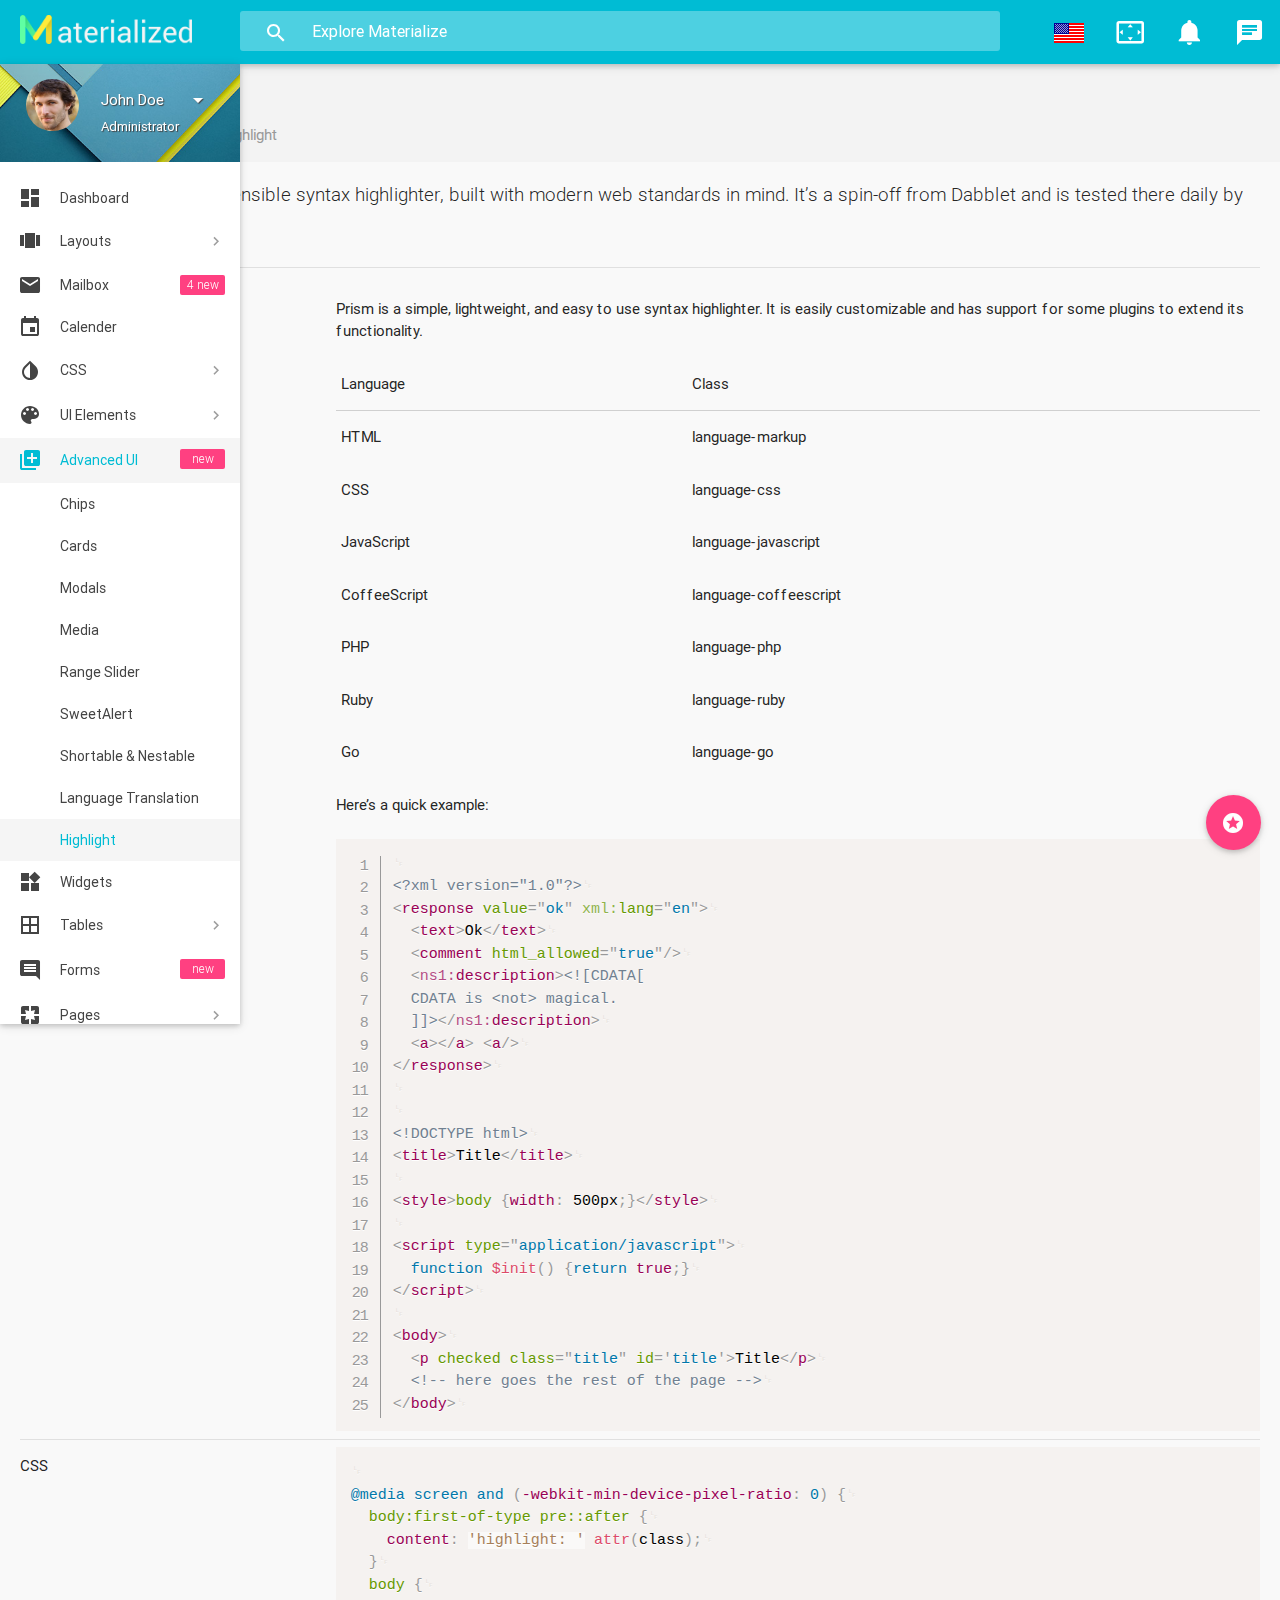
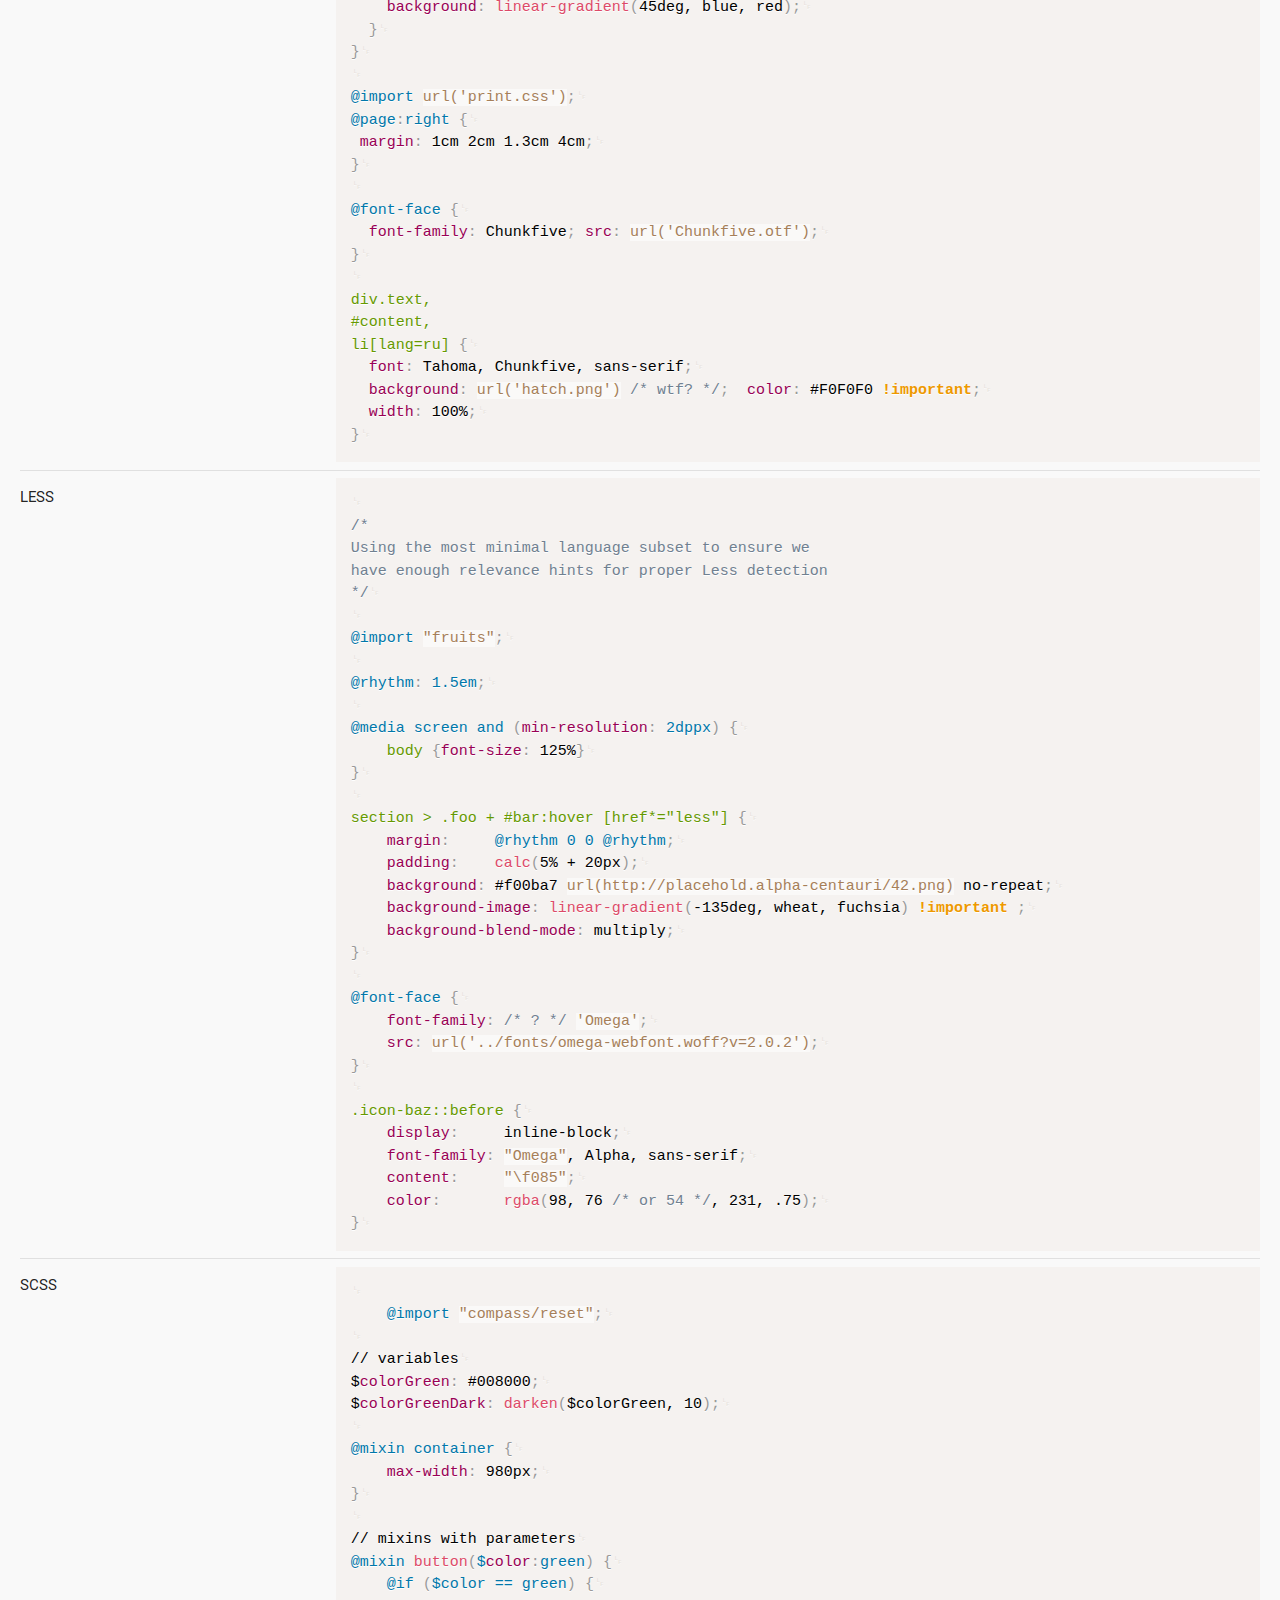
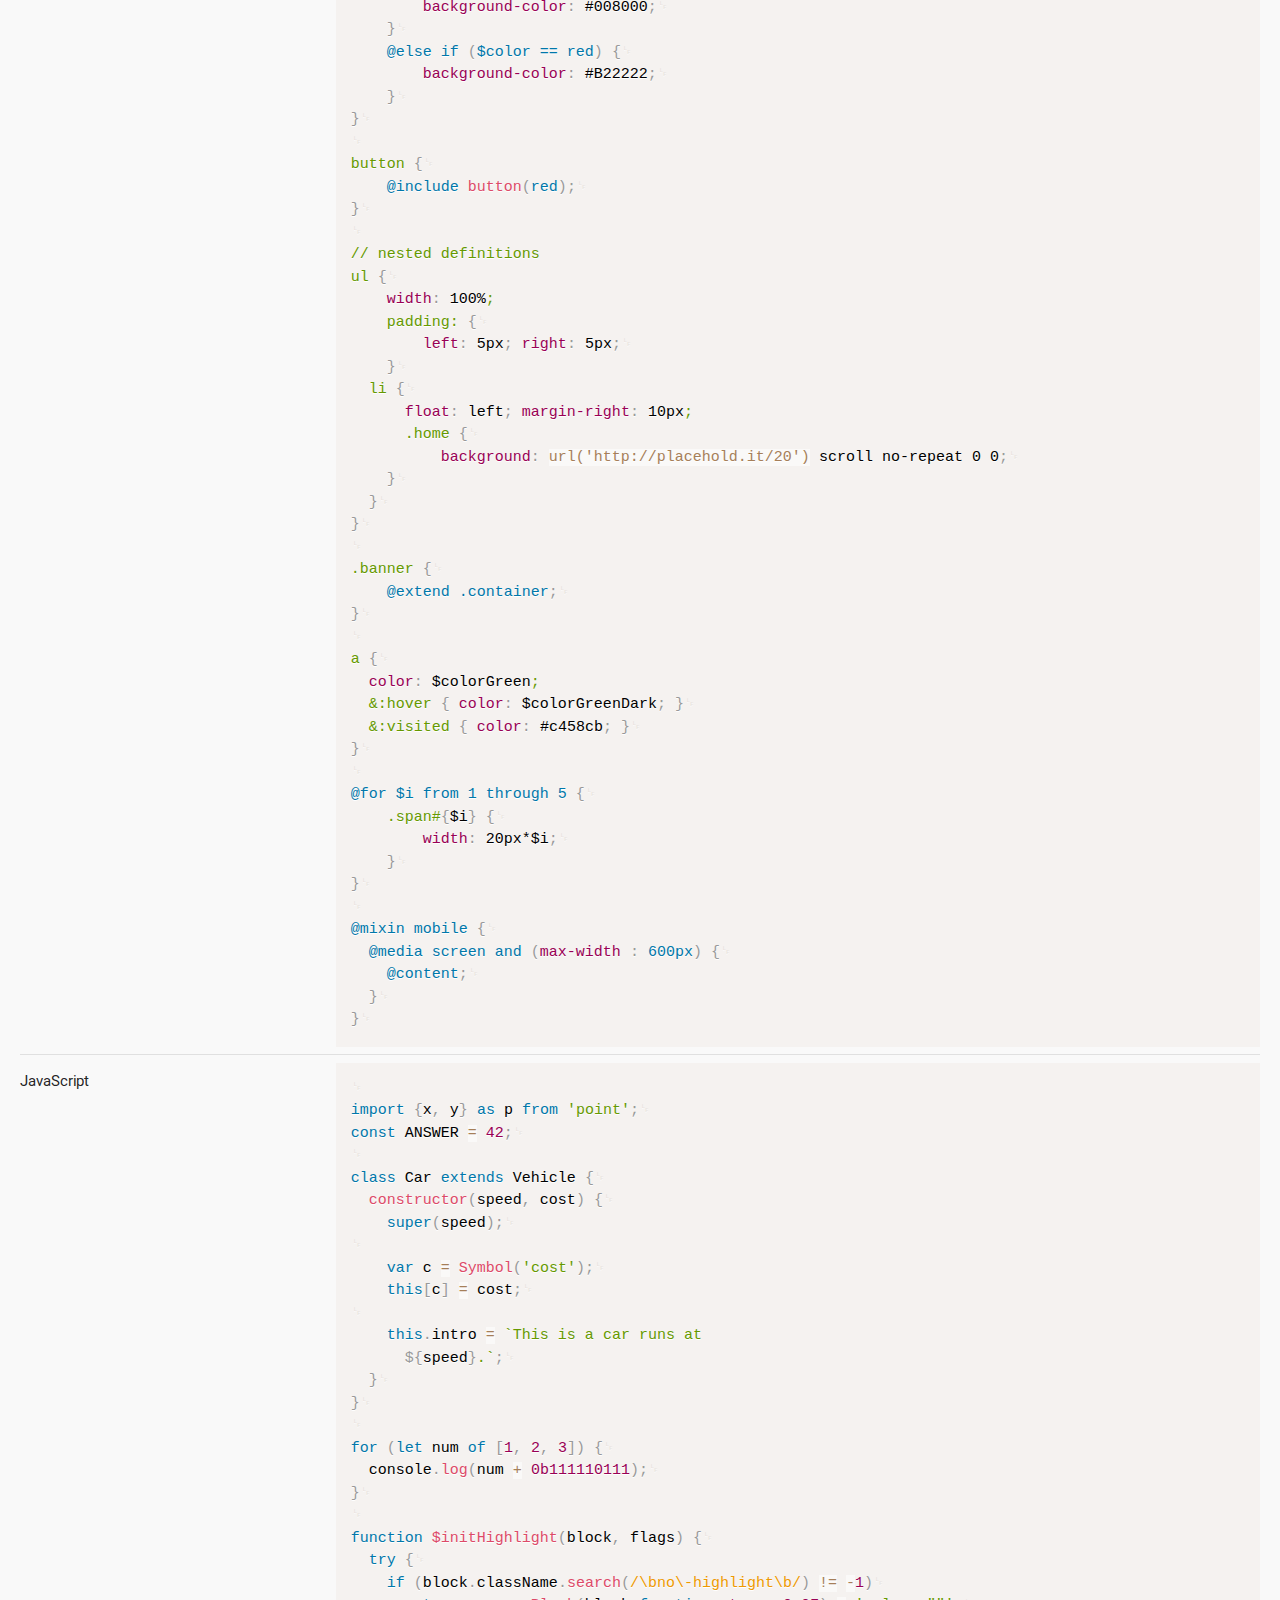
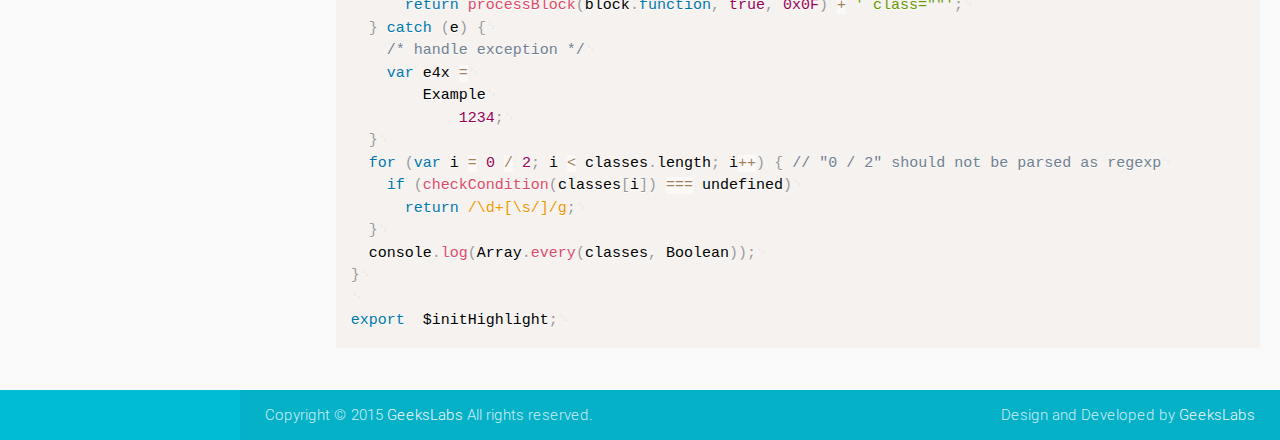
<file: template/advanced-ui-highlight.html>
<!DOCTYPE html>
<html lang="en">

<!--================================================================================
	Item Name: Materialize - Material Design Admin Template
	Version: 3.1
	Author: GeeksLabs
	Author URL: http://www.themeforest.net/user/geekslabs
================================================================================ -->

<head>
  <meta http-equiv="Content-Type" content="text/html; charset=UTF-8">
  <meta name="viewport" content="width=device-width, initial-scale=1, maximum-scale=1.0, user-scalable=no">
  <meta http-equiv="X-UA-Compatible" content="IE=edge">
  <meta name="msapplication-tap-highlight" content="no">
  <meta name="description" content="Materialize is a Material Design Admin Template,It's modern, responsive and based on Material Design by Google. ">
  <meta name="keywords" content="materialize, admin template, dashboard template, flat admin template, responsive admin template,">
  <title>Highlight | Materialize - Material Design Admin Template</title>

  <!-- Favicons-->
  <link rel="icon" href="images/favicon/favicon-32x32.png" sizes="32x32">
  <!-- Favicons-->
  <link rel="apple-touch-icon-precomposed" href="images/favicon/apple-touch-icon-152x152.png">
  <!-- For iPhone -->
  <meta name="msapplication-TileColor" content="#00bcd4">
  <meta name="msapplication-TileImage" content="images/favicon/mstile-144x144.png">
  <!-- For Windows Phone -->


  <!-- CORE CSS-->
  <link href="css/materialize.css" type="text/css" rel="stylesheet" media="screen,projection">
  <link href="css/style.css" type="text/css" rel="stylesheet" media="screen,projection">
  <!-- Custome CSS-->    
  <link href="css/custom/custom.css" type="text/css" rel="stylesheet" media="screen,projection">

  <!-- INCLUDED PLUGIN CSS ON THIS PAGE -->
  <link href="js/plugins/prism/prism.css" type="text/css" rel="stylesheet" media="screen,projection">
  <link href="js/plugins/perfect-scrollbar/perfect-scrollbar.css" type="text/css" rel="stylesheet" media="screen,projection">
  <link href="js/plugins/chartist-js/chartist.min.css" type="text/css" rel="stylesheet" media="screen,projection">
  
</head>

<body>
  <!-- Start Page Loading -->
  <div id="loader-wrapper">
      <div id="loader"></div>        
      <div class="loader-section section-left"></div>
      <div class="loader-section section-right"></div>
  </div>
  <!-- End Page Loading -->

  <!-- //////////////////////////////////////////////////////////////////////////// -->

  <!-- START HEADER -->
  <header id="header" class="page-topbar">
        <!-- start header nav-->
        <div class="navbar-fixed">
            <nav class="navbar-color">
                <div class="nav-wrapper">
                    <ul class="left">                      
                      <li><h1 class="logo-wrapper"><a href="index.html" class="brand-logo darken-1"><img src="images/materialize-logo.png" alt="materialize logo"></a> <span class="logo-text">Materialize</span></h1></li>
                    </ul>
                    <div class="header-search-wrapper hide-on-med-and-down">
                        <i class="mdi-action-search"></i>
                        <input type="text" name="Search" class="header-search-input z-depth-2" placeholder="Explore Materialize"/>
                    </div>
                    <ul class="right hide-on-med-and-down">
                        <li><a href="javascript:void(0);" class="waves-effect waves-block waves-light translation-button"  data-activates="translation-dropdown"><img src="images/flag-icons/United-States.png" alt="USA" /></a>
                        </li>
                        <li><a href="javascript:void(0);" class="waves-effect waves-block waves-light toggle-fullscreen"><i class="mdi-action-settings-overscan"></i></a>
                        </li>
                        <li><a href="javascript:void(0);" class="waves-effect waves-block waves-light notification-button" data-activates="notifications-dropdown"><i class="mdi-social-notifications"><small class="notification-badge">5</small></i>
                        
                        </a>
                        </li>                        
                        <li><a href="#" data-activates="chat-out" class="waves-effect waves-block waves-light chat-collapse"><i class="mdi-communication-chat"></i></a>
                        </li>
                    </ul>
                    <!-- translation-button -->
                    <ul id="translation-dropdown" class="dropdown-content">
                      <li>
                        <a href="#!"><img src="images/flag-icons/United-States.png" alt="English" />  <span class="language-select">English</span></a>
                      </li>
                      <li>
                        <a href="#!"><img src="images/flag-icons/France.png" alt="French" />  <span class="language-select">French</span></a>
                      </li>
                      <li>
                        <a href="#!"><img src="images/flag-icons/China.png" alt="Chinese" />  <span class="language-select">Chinese</span></a>
                      </li>
                      <li>
                        <a href="#!"><img src="images/flag-icons/Germany.png" alt="German" />  <span class="language-select">German</span></a>
                      </li>
                      
                    </ul>
                    <!-- notifications-dropdown -->
                    <ul id="notifications-dropdown" class="dropdown-content">
                      <li>
                        <h5>NOTIFICATIONS <span class="new badge">5</span></h5>
                      </li>
                      <li class="divider"></li>
                      <li>
                        <a href="#!"><i class="mdi-action-add-shopping-cart"></i> A new order has been placed!</a>
                        <time class="media-meta" datetime="2015-06-12T20:50:48+08:00">2 hours ago</time>
                      </li>
                      <li>
                        <a href="#!"><i class="mdi-action-stars"></i> Completed the task</a>
                        <time class="media-meta" datetime="2015-06-12T20:50:48+08:00">3 days ago</time>
                      </li>
                      <li>
                        <a href="#!"><i class="mdi-action-settings"></i> Settings updated</a>
                        <time class="media-meta" datetime="2015-06-12T20:50:48+08:00">4 days ago</time>
                      </li>
                      <li>
                        <a href="#!"><i class="mdi-editor-insert-invitation"></i> Director meeting started</a>
                        <time class="media-meta" datetime="2015-06-12T20:50:48+08:00">6 days ago</time>
                      </li>
                      <li>
                        <a href="#!"><i class="mdi-action-trending-up"></i> Generate monthly report</a>
                        <time class="media-meta" datetime="2015-06-12T20:50:48+08:00">1 week ago</time>
                      </li>
                    </ul>
                </div>
            </nav>
        </div>
        <!-- end header nav-->
  </header>
  <!-- END HEADER -->

  <!-- //////////////////////////////////////////////////////////////////////////// -->

  <!-- START MAIN -->
  <div id="main">
    <!-- START WRAPPER -->
    <div class="wrapper">

      <!-- START LEFT SIDEBAR NAV-->
      <aside id="left-sidebar-nav">
                <ul id="slide-out" class="side-nav fixed leftside-navigation">
                <li class="user-details cyan darken-2">
                <div class="row">
                    <div class="col col s4 m4 l4">
                        <img src="images/avatar.jpg" alt="" class="circle responsive-img valign profile-image">
                    </div>
                    <div class="col col s8 m8 l8">
                        <ul id="profile-dropdown" class="dropdown-content">
                            <li><a href="#"><i class="mdi-action-face-unlock"></i> Profile</a>
                            </li>
                            <li><a href="#"><i class="mdi-action-settings"></i> Settings</a>
                            </li>
                            <li><a href="#"><i class="mdi-communication-live-help"></i> Help</a>
                            </li>
                            <li class="divider"></li>
                            <li><a href="#"><i class="mdi-action-lock-outline"></i> Lock</a>
                            </li>
                            <li><a href="#"><i class="mdi-hardware-keyboard-tab"></i> Logout</a>
                            </li>
                        </ul>
                        <a class="btn-flat dropdown-button waves-effect waves-light white-text profile-btn" href="#" data-activates="profile-dropdown">John Doe<i class="mdi-navigation-arrow-drop-down right"></i></a>
                        <p class="user-roal">Administrator</p>
                    </div>
                </div>
            </li>
                <li class="bold"><a href="index.html" class="waves-effect waves-cyan"><i class="mdi-action-dashboard"></i> Dashboard</a>
                </li>
                <li class="no-padding">
                    <ul class="collapsible collapsible-accordion">
                        <li class="bold"><a class="collapsible-header waves-effect waves-cyan"><i class="mdi-action-view-carousel"></i> Layouts</a>
                            <div class="collapsible-body">
                                <ul>
                                    <li><a href="layout-fullscreen.html">Full Screen</a>
                                    </li>
                                    <li><a href="layout-horizontal-menu.html">Horizontal Menu</a>
                                    </li>
                                </ul>
                            </div>
                        </li>
                    </ul>
                </li>
                <li class="bold"><a href="app-email.html" class="waves-effect waves-cyan"><i class="mdi-communication-email"></i> Mailbox <span class="new badge">4</span></a>
                </li>
                <li class="bold"><a href="app-calendar.html" class="waves-effect waves-cyan"><i class="mdi-editor-insert-invitation"></i> Calender</a>
                </li>
                <li class="no-padding">
                    <ul class="collapsible collapsible-accordion">
                        <li class="bold"><a class="collapsible-header waves-effect waves-cyan"><i class="mdi-action-invert-colors"></i> CSS</a>
                            <div class="collapsible-body">
                                <ul>
                                    <li><a href="css-typography.html">Typography</a>
                                    </li>
                                    <li><a href="css-icons.html">Icons</a>
                                    </li>
                                    <li><a href="css-animations.html">Animations</a>
                                    </li>
                                    <li><a href="css-shadow.html">Shadow</a>
                                    </li>
                                    <li><a href="css-media.html">Media</a>
                                    </li>
                                    <li><a href="css-sass.html">Sass</a>
                                    </li>
                                </ul>
                            </div>
                        </li>
                        <li class="bold"><a class="collapsible-header  waves-effect waves-cyan"><i class="mdi-image-palette"></i> UI Elements</a>
                            <div class="collapsible-body">
                                <ul>
                                    <li><a href="ui-alerts.html">Alerts</a>
                                    </li>
                                    <li><a href="ui-buttons.html">Buttons</a>
                                    </li>
                                    <li><a href="ui-badges.html">Badges</a>
                                    </li>
                                    <li><a href="ui-breadcrumbs.html">Breadcrumbs</a>
                                    </li>
                                    <li><a href="ui-collections.html">Collections</a>
                                    </li>
                                    <li><a href="ui-collapsibles.html">Collapsibles</a>
                                    </li>
                                    <li><a href="ui-tabs.html">Tabs</a>
                                    </li>
                                    <li><a href="ui-navbar.html">Navbar</a>
                                    </li>
                                    <li><a href="ui-pagination.html">Pagination</a>
                                    </li>
                                    <li><a href="ui-preloader.html">Preloader</a>
                                    </li>
                                    <li><a href="ui-toasts.html">Toasts</a>
                                    </li>
                                    <li><a href="ui-tooltip.html">Tooltip</a>
                                    </li>
                                    <li><a href="ui-waves.html">Waves</a>
                                    </li>
                                </ul>
                            </div>
                        </li>
                        <li class="bold"><a class="collapsible-header waves-effect waves-cyan active"><i class="mdi-av-queue"></i> Advanced UI <span class="new badge"></span></a>
                            <div class="collapsible-body">
                                <ul>
                                    <li><a href="advanced-ui-chips.html">Chips</a>
                                    </li>
                                    <li><a href="advanced-ui-cards.html">Cards</a>
                                    </li>
                                    <li><a href="advanced-ui-modals.html">Modals</a>
                                    </li>
                                    <li><a href="advanced-ui-media.html">Media</a>
                                    </li>
                                    <li><a href="advanced-ui-range-slider.html">Range Slider</a>
                                    </li>
                                    <li><a href="advanced-ui-sweetalert.html">SweetAlert</a>
                                    </li>
                                    <li><a href="advanced-ui-nestable.html">Shortable & Nestable</a>
                                    </li>
                                    <li><a href="advanced-ui-translation.html">Language Translation</a>
                                    </li>
                                    <li class="active"><a href="advanced-ui-highlight.html">Highlight</a>
                                    </li>
                                </ul>
                            </div>
                        </li>
                        <li class="bold"><a href="app-widget.html" class="waves-effect waves-cyan"><i class="mdi-device-now-widgets"></i> Widgets</a>
                        </li>
                        <li class="bold"><a class="collapsible-header  waves-effect waves-cyan"><i class="mdi-editor-border-all"></i> Tables</a>
                            <div class="collapsible-body">
                                <ul>
                                    <li><a href="table-basic.html">Basic Tables</a>
                                    </li>
                                    <li><a href="table-data.html">Data Tables</a>
                                    </li>
                                    <li><a href="table-jsgrid.html">jsGrid</a>
                                    </li>
                                    <li><a href="table-editable.html">Editable Table</a>
                                    </li>
                                    <li><a href="table-floatThead.html">floatThead</a>
                                    </li>
                                </ul>
                            </div>
                        </li>
                        <li class="bold"><a class="collapsible-header  waves-effect waves-cyan"><i class="mdi-editor-insert-comment"></i> Forms <span class="new badge"></span></a>
                            <div class="collapsible-body">
                                <ul>
                                    <li><a href="form-elements.html">Form Elements</a>
                                    </li>
                                    <li><a href="form-layouts.html">Form Layouts</a>
                                    </li>
                                    <li><a href="form-validation.html">Form Validations</a>
                                    </li>
                                    <li><a href="form-masks.html">Form Masks</a>
                                    </li>
                                    <li><a href="form-file-uploads.html">File Uploads</a>
                                    </li>
                                </ul>
                            </div>
                        </li>
                        <li class="bold"><a class="collapsible-header  waves-effect waves-cyan"><i class="mdi-social-pages"></i> Pages</a>
                            <div class="collapsible-body">
                                <ul>                                        
                                    <li><a href="page-contact.html">Contact Page</a>
                                    </li>
                                    <li><a href="page-todo.html">ToDos</a>
                                    </li>
                                    <li><a href="page-blog-1.html">Blog Type 1</a>
                                    </li>
                                    <li><a href="page-blog-2.html">Blog Type 2</a>
                                    </li>
                                    <li><a href="page-404.html">404</a>
                                    </li>
                                    <li><a href="page-500.html">500</a>
                                    </li>
                                    <li><a href="page-blank.html">Blank</a>
                                    </li>
                                </ul>
                            </div>
                        </li>
                        <li class="bold"><a class="collapsible-header  waves-effect waves-cyan"><i class="mdi-action-shopping-cart"></i> eCommers</a>
                            <div class="collapsible-body">
                                <ul>
                                    <li><a href="eCommerce-products-page.html">Products Page</a>
                                    </li>                                        
                                    <li><a href="eCommerce-pricing.html">Pricing Table</a>
                                    </li>
                                    <li><a href="eCommerce-invoice.html">Invoice</a>
                                    </li>
                                </ul>
                            </div>
                        </li>
                        <li class="bold"><a class="collapsible-header  waves-effect waves-cyan"><i class="mdi-image-image"></i> Medias</a>
                            <div class="collapsible-body">
                                <ul>                                        
                                    <li><a href="media-gallary-page.html">Gallery Page</a>
                                    </li>
                                    <li><a href="media-hover-effects.html">Image Hover Effects</a>
                                    </li>
                                </ul>
                            </div>
                        </li>
                        <li class="bold"><a class="collapsible-header  waves-effect waves-cyan"><i class="mdi-action-account-circle"></i> User</a>
                            <div class="collapsible-body">
                                <ul>     
                                    <li><a href="user-profile-page.html">User Profile</a>
                                    </li>                                   
                                    <li><a href="user-login.html">Login</a>
                                    </li>                                        
                                    <li><a href="user-register.html">Register</a>
                                    </li>
                                    <li><a href="user-forgot-password.html">Forgot Password</a>
                                    </li>
                                    <li><a href="user-lock-screen.html">Lock Screen</a>
                                    </li>                                        
                                    <li><a href="user-session-timeout.html">Session Timeout</a>
                                    </li>
                                </ul>
                            </div>
                        </li>
                        
                        <li class="bold"><a class="collapsible-header waves-effect waves-cyan"><i class="mdi-editor-insert-chart"></i> Charts</a>
                            <div class="collapsible-body">
                                <ul>
                                    <li><a href="charts-chartjs.html">Chart JS</a>
                                    </li>
                                    <li><a href="charts-chartist.html">Chartist</a>
                                    </li>
                                    <li><a href="charts-morris.html">Morris Charts</a>
                                    </li>
                                    <li><a href="charts-xcharts.html">xCharts</a>
                                    </li>
                                    <li><a href="charts-flotcharts.html">Flot Charts</a>
                                    </li>
                                    <li><a href="charts-sparklines.html">Sparkline Charts</a>
                                    </li>
                                </ul>
                            </div>
                        </li>
                    </ul>
                </li>
                <li class="li-hover"><div class="divider"></div></li>
                <li class="li-hover"><p class="ultra-small margin more-text">MORE</p></li>
                <li><a href="angular-ui.html"><i class="mdi-action-verified-user"></i> Angular UI  <span class="new badge"></span></a>
                </li>
                <li><a href="css-grid.html"><i class="mdi-image-grid-on"></i> Grid</a>
                </li>
                <li><a href="css-color.html"><i class="mdi-editor-format-color-fill"></i> Color</a>
                </li>
                <li><a href="css-helpers.html"><i class="mdi-communication-live-help"></i> Helpers</a>
                </li>
                <li><a href="changelogs.html"><i class="mdi-action-swap-vert-circle"></i> Changelogs</a>
                </li>                    
                <li class="li-hover"><div class="divider"></div></li>
                <li class="li-hover"><p class="ultra-small margin more-text">Daily Sales</p></li>
                <li class="li-hover">
                    <div class="row">
                        <div class="col s12 m12 l12">
                            <div class="sample-chart-wrapper">                            
                                <div class="ct-chart ct-golden-section" id="ct2-chart"></div>
                            </div>
                        </div>
                    </div>
                </li>
            </ul>
                <a href="#" data-activates="slide-out" class="sidebar-collapse btn-floating btn-medium waves-effect waves-light hide-on-large-only cyan"><i class="mdi-navigation-menu"></i></a>
            </aside>
      <!-- END LEFT SIDEBAR NAV-->

      <!-- //////////////////////////////////////////////////////////////////////////// -->

      <!-- START CONTENT -->
      <section id="content">

        <!--breadcrumbs start-->
        <div id="breadcrumbs-wrapper">
            <!-- Search for small screen -->
            <div class="header-search-wrapper grey hide-on-large-only">
                <i class="mdi-action-search active"></i>
                <input type="text" name="Search" class="header-search-input z-depth-2" placeholder="Explore Materialize">
            </div>
          <div class="container">
            <div class="row">
              <div class="col s12 m12 l12">
                <h5 class="breadcrumbs-title">Highlight</h5>
                <ol class="breadcrumbs">
                  <li><a href="index.html">Dashboard</a>
                  </li>
                  <li><a href="#">Advanced UI</a>
                  </li>
                  <li class="active">Highlight</li>
                </ol>
              </div>
            </div>
          </div>
        </div>
        <!--breadcrumbs end-->


        <!--start container-->
        <div class="container">
          <p class="caption"><a href="http://prismjs.com/" target="_blank">Prism</a> is a lightweight, extensible syntax highlighter, built with modern web standards in mind. It’s a spin-off from Dabblet and is tested there daily by thousands.</p>
          <div class="divider"></div>
          <!--ui-highlight-->
          <div id="ui-highlight" class="section">
            <div class="row">
              <div class="col s12 m4 l3">
                <h4 class="header">Prism</h4>
              </div>
              <div class="col s12 m8 l9">
                  <p>Prism is a simple, lightweight, and easy to use syntax highlighter. It is easily customizable and has support for some plugins to extend its functionality.</p>
                  <table class="table table-striped table-hover">
                      <thead>
                          <tr>
                              <td>Language</td>
                              <td>Class</td>
                          </tr>
                      </thead>
                      <tbody>
                          <tr>
                              <td>HTML</td>
                              <td>language-markup</td>
                          </tr>
                          <tr>
                              <td>CSS</td>
                              <td>language-css</td>
                          </tr>
                          <tr>
                              <td>JavaScript</td>
                              <td>language-javascript</td>
                          </tr>
                          <tr>
                              <td>CoffeeScript</td>
                              <td>language-coffeescript</td>
                          </tr>
                          <tr>
                              <td>PHP</td>
                              <td>language-php</td>
                          </tr>
                          <tr>
                              <td>Ruby</td>
                              <td>language-ruby</td>
                          </tr>
                          <tr>
                              <td>Go</td>
                              <td>language-go</td>
                          </tr>
                        </tbody>
                    </table>
                  <p>Here’s a quick example:</p>
              </div>
            </div>
            <!--HTML, XML-->
            <div class="row">
              <div class="col s12 m4 l3">
                <p>HTML, XML</p>
              </div>
              <div class="col s12 m8 l9">
<pre class="line-numbers"><code class="language-markup" data-language="markup">
&lt;?xml version="1.0"?>
&lt;response value="ok" xml:lang="en">
  &lt;text>Ok&lt;/text>
  &lt;comment html_allowed="true"/>
  &lt;ns1:description>&lt;![CDATA[
  CDATA is &lt;not> magical.
  ]]>&lt;/ns1:description>
  &lt;a>&lt;/a> &lt;a/>
&lt;/response>


&lt;!DOCTYPE html>
&lt;title>Title&lt;/title>

&lt;style>body {width: 500px;}&lt;/style>

&lt;script type="application/javascript">
  function $init() {return true;}
&lt;/script>

&lt;body>
  &lt;p checked class="title" id='title'>Title&lt;/p>
  &lt;!-- here goes the rest of the page -->
&lt;/body>
</pre></code>
              </div>
            </div>
            <div class="divider"></div>
            <!--CSS-->
            <div class="row">
              <div class="col s12 m4 l3">
                <p>CSS</p>
              </div>
              <div class="col s12 m8 l9">
                  
<pre><code class="language-css" data-language="css">
@media screen and (-webkit-min-device-pixel-ratio: 0) {
  body:first-of-type pre::after {
    content: 'highlight: ' attr(class);
  }
  body {
    background: linear-gradient(45deg, blue, red);
  }
}

@import url('print.css');
@page:right {
 margin: 1cm 2cm 1.3cm 4cm;
}

@font-face {
  font-family: Chunkfive; src: url('Chunkfive.otf');
}

div.text,
#content,
li[lang=ru] {
  font: Tahoma, Chunkfive, sans-serif;
  background: url('hatch.png') /* wtf? */;  color: #F0F0F0 !important;
  width: 100%;
}
</pre></code>
              </div>
            </div>
            
            <div class="divider"></div>
            <!--LESS-->
            <div class="row">
              <div class="col s12 m4 l3">
                <p>LESS</p>
              </div>
              <div class="col s12 m8 l9">
                  
<pre><code class="language-css" data-language="css">
/*
Using the most minimal language subset to ensure we
have enough relevance hints for proper Less detection
*/

@import "fruits";

@rhythm: 1.5em;

@media screen and (min-resolution: 2dppx) {
    body {font-size: 125%}
}

section > .foo + #bar:hover [href*="less"] {
    margin:     @rhythm 0 0 @rhythm;
    padding:    calc(5% + 20px);
    background: #f00ba7 url(http://placehold.alpha-centauri/42.png) no-repeat;
    background-image: linear-gradient(-135deg, wheat, fuchsia) !important ;
    background-blend-mode: multiply;
}

@font-face {
    font-family: /* ? */ 'Omega';
    src: url('../fonts/omega-webfont.woff?v=2.0.2');
}

.icon-baz::before {
    display:     inline-block;
    font-family: "Omega", Alpha, sans-serif;
    content:     "\f085";
    color:       rgba(98, 76 /* or 54 */, 231, .75);
}
</pre></code>
              </div>
            </div>
            
            <div class="divider"></div>
            <!--SCSS-->
            <div class="row">
              <div class="col s12 m4 l3">
                <p>SCSS</p>
              </div>
              <div class="col s12 m8 l9">
                  
<pre><code class="language-css" data-language="css">
    @import "compass/reset";

// variables
$colorGreen: #008000;
$colorGreenDark: darken($colorGreen, 10);

@mixin container {
    max-width: 980px;
}

// mixins with parameters
@mixin button($color:green) {
    @if ($color == green) {
        background-color: #008000;
    }
    @else if ($color == red) {
        background-color: #B22222;
    }
}

button {
    @include button(red);
}

// nested definitions
ul {
    width: 100%;
    padding: {
        left: 5px; right: 5px;
    }
  li {
      float: left; margin-right: 10px;
      .home {
          background: url('http://placehold.it/20') scroll no-repeat 0 0;
    }
  }
}

.banner {
    @extend .container;
}

a {
  color: $colorGreen;
  &:hover { color: $colorGreenDark; }
  &:visited { color: #c458cb; }
}

@for $i from 1 through 5 {
    .span#{$i} {
        width: 20px*$i;
    }
}

@mixin mobile {
  @media screen and (max-width : 600px) {
    @content;
  }
}
</pre></code>
              </div>
            </div>
            
            <div class="divider"></div>
            <!--JavaScript-->
            <div class="row">
              <div class="col s12 m4 l3">
                <p>JavaScript</p>
              </div>
              <div class="col s12 m8 l9">
                  
<pre class="language-javascript"><code class="language-javascript" data-language="javascript">
import {x, y} as p from 'point';
const ANSWER = 42;

class Car extends Vehicle {
  constructor(speed, cost) {
    super(speed);

    var c = Symbol('cost');
    this[c] = cost;

    this.intro = `This is a car runs at
      ${speed}.`;
  }
}

for (let num of [1, 2, 3]) {
  console.log(num + 0b111110111);
}

function $initHighlight(block, flags) {
  try {
    if (block.className.search(/\bno\-highlight\b/) != -1)
      return processBlock(block.function, true, 0x0F) + ' class=""';
  } catch (e) {
    /* handle exception */
    var e4x =
        <div>Example
            <p>1234</p></div>;
  }
  for (var i = 0 / 2; i < classes.length; i++) { // "0 / 2" should not be parsed as regexp
    if (checkCondition(classes[i]) === undefined)
      return /\d+[\s/]/g;
  }
  console.log(Array.every(classes, Boolean));
}

export  $initHighlight;
</pre></code>
              </div>
            </div>
            
          </div>
          <!-- Floating Action Button -->
            <div class="fixed-action-btn" style="bottom: 50px; right: 19px;">
                <a class="btn-floating btn-large">
                  <i class="mdi-action-stars"></i>
                </a>
                <ul>
                  <li><a href="css-helpers.html" class="btn-floating red"><i class="large mdi-communication-live-help"></i></a></li>
                  <li><a href="app-widget.html" class="btn-floating yellow darken-1"><i class="large mdi-device-now-widgets"></i></a></li>
                  <li><a href="app-calendar.html" class="btn-floating green"><i class="large mdi-editor-insert-invitation"></i></a></li>
                  <li><a href="app-email.html" class="btn-floating blue"><i class="large mdi-communication-email"></i></a></li>
                </ul>
            </div>
            <!-- Floating Action Button -->
        </div>
        <!--end container-->

      </section>
      <!-- END CONTENT -->

      <!-- //////////////////////////////////////////////////////////////////////////// -->
      <!-- START RIGHT SIDEBAR NAV-->
      <aside id="right-sidebar-nav">
        <ul id="chat-out" class="side-nav rightside-navigation">
            <li class="li-hover">
            <a href="#" data-activates="chat-out" class="chat-close-collapse right"><i class="mdi-navigation-close"></i></a>
            <div id="right-search" class="row">
                <form class="col s12">
                    <div class="input-field">
                        <i class="mdi-action-search prefix"></i>
                        <input id="icon_prefix" type="text" class="validate">
                        <label for="icon_prefix">Search</label>
                    </div>
                </form>
            </div>
            </li>
            <li class="li-hover">
                <ul class="chat-collapsible" data-collapsible="expandable">
                <li>
                    <div class="collapsible-header teal white-text active"><i class="mdi-social-whatshot"></i>Recent Activity</div>
                    <div class="collapsible-body recent-activity">
                        <div class="recent-activity-list chat-out-list row">
                            <div class="col s3 recent-activity-list-icon"><i class="mdi-action-add-shopping-cart"></i>
                            </div>
                            <div class="col s9 recent-activity-list-text">
                                <a href="#">just now</a>
                                <p>Jim Doe Purchased new equipments for zonal office.</p>
                            </div>
                        </div>
                        <div class="recent-activity-list chat-out-list row">
                            <div class="col s3 recent-activity-list-icon"><i class="mdi-device-airplanemode-on"></i>
                            </div>
                            <div class="col s9 recent-activity-list-text">
                                <a href="#">Yesterday</a>
                                <p>Your Next flight for USA will be on 15th August 2015.</p>
                            </div>
                        </div>
                        <div class="recent-activity-list chat-out-list row">
                            <div class="col s3 recent-activity-list-icon"><i class="mdi-action-settings-voice"></i>
                            </div>
                            <div class="col s9 recent-activity-list-text">
                                <a href="#">5 Days Ago</a>
                                <p>Natalya Parker Send you a voice mail for next conference.</p>
                            </div>
                        </div>
                        <div class="recent-activity-list chat-out-list row">
                            <div class="col s3 recent-activity-list-icon"><i class="mdi-action-store"></i>
                            </div>
                            <div class="col s9 recent-activity-list-text">
                                <a href="#">Last Week</a>
                                <p>Jessy Jay open a new store at S.G Road.</p>
                            </div>
                        </div>
                        <div class="recent-activity-list chat-out-list row">
                            <div class="col s3 recent-activity-list-icon"><i class="mdi-action-settings-voice"></i>
                            </div>
                            <div class="col s9 recent-activity-list-text">
                                <a href="#">5 Days Ago</a>
                                <p>Natalya Parker Send you a voice mail for next conference.</p>
                            </div>
                        </div>
                    </div>
                </li>
                <li>
                    <div class="collapsible-header light-blue white-text active"><i class="mdi-editor-attach-money"></i>Sales Repoart</div>
                    <div class="collapsible-body sales-repoart">
                        <div class="sales-repoart-list  chat-out-list row">
                            <div class="col s8">Target Salse</div>
                            <div class="col s4"><span id="sales-line-1"></span>
                            </div>
                        </div>
                        <div class="sales-repoart-list chat-out-list row">
                            <div class="col s8">Payment Due</div>
                            <div class="col s4"><span id="sales-bar-1"></span>
                            </div>
                        </div>
                        <div class="sales-repoart-list chat-out-list row">
                            <div class="col s8">Total Delivery</div>
                            <div class="col s4"><span id="sales-line-2"></span>
                            </div>
                        </div>
                        <div class="sales-repoart-list chat-out-list row">
                            <div class="col s8">Total Progress</div>
                            <div class="col s4"><span id="sales-bar-2"></span>
                            </div>
                        </div>
                    </div>
                </li>
                <li>
                    <div class="collapsible-header red white-text"><i class="mdi-action-stars"></i>Favorite Associates</div>
                    <div class="collapsible-body favorite-associates">
                        <div class="favorite-associate-list chat-out-list row">
                            <div class="col s4"><img src="images/avatar.jpg" alt="" class="circle responsive-img online-user valign profile-image">
                            </div>
                            <div class="col s8">
                                <p>Eileen Sideways</p>
                                <p class="place">Los Angeles, CA</p>
                            </div>
                        </div>
                        <div class="favorite-associate-list chat-out-list row">
                            <div class="col s4"><img src="images/avatar.jpg" alt="" class="circle responsive-img online-user valign profile-image">
                            </div>
                            <div class="col s8">
                                <p>Zaham Sindil</p>
                                <p class="place">San Francisco, CA</p>
                            </div>
                        </div>
                        <div class="favorite-associate-list chat-out-list row">
                            <div class="col s4"><img src="images/avatar.jpg" alt="" class="circle responsive-img offline-user valign profile-image">
                            </div>
                            <div class="col s8">
                                <p>Renov Leongal</p>
                                <p class="place">Cebu City, Philippines</p>
                            </div>
                        </div>
                        <div class="favorite-associate-list chat-out-list row">
                            <div class="col s4"><img src="images/avatar.jpg" alt="" class="circle responsive-img online-user valign profile-image">
                            </div>
                            <div class="col s8">
                                <p>Weno Carasbong</p>
                                <p>Tokyo, Japan</p>
                            </div>
                        </div>
                        <div class="favorite-associate-list chat-out-list row">
                            <div class="col s4"><img src="images/avatar.jpg" alt="" class="circle responsive-img offline-user valign profile-image">
                            </div>
                            <div class="col s8">
                                <p>Nusja Nawancali</p>
                                <p class="place">Bangkok, Thailand</p>
                            </div>
                        </div>
                    </div>
                </li>
                </ul>
            </li>
        </ul>
      </aside>
      <!-- LEFT RIGHT SIDEBAR NAV-->

    </div>
    <!-- END WRAPPER -->

  </div>
  <!-- END MAIN -->



  <!-- //////////////////////////////////////////////////////////////////////////// -->

  <!-- START FOOTER -->
  <footer class="page-footer">
    <div class="footer-copyright">
      <div class="container">
        <span>Copyright © 2015 <a class="grey-text text-lighten-4" href="http://themeforest.net/user/geekslabs/portfolio?ref=geekslabs" target="_blank">GeeksLabs</a> All rights reserved.</span>
        <span class="right"> Design and Developed by <a class="grey-text text-lighten-4" href="http://geekslabs.com/">GeeksLabs</a></span>
        </div>
    </div>
  </footer>
    <!-- END FOOTER -->



    <!-- ================================================
    Scripts
    ================================================ -->
    
    <!-- jQuery Library -->
    <script type="text/javascript" src="js/plugins/jquery-1.11.2.min.js"></script>    
    <!--angularjs-->
    <script type="text/javascript" src="js/plugins/angular.min.js"></script>
    <!--materialize js-->
    <script type="text/javascript" src="js/materialize.js"></script>
    <!--prism -->
    <script type="text/javascript" src="js/plugins/prism/prism.js"></script>
    <!--scrollbar-->
    <script type="text/javascript" src="js/plugins/perfect-scrollbar/perfect-scrollbar.min.js"></script>
    <!-- chartist -->
    <script type="text/javascript" src="js/plugins/chartist-js/chartist.min.js"></script>   
    <!--plugins.js - Some Specific JS codes for Plugin Settings-->
    <script type="text/javascript" src="js/plugins.js"></script>
    <!--custom-script.js - Add your own theme custom JS-->
    <script type="text/javascript" src="js/custom-script.js"></script>
    
</body>

</html>
</file>
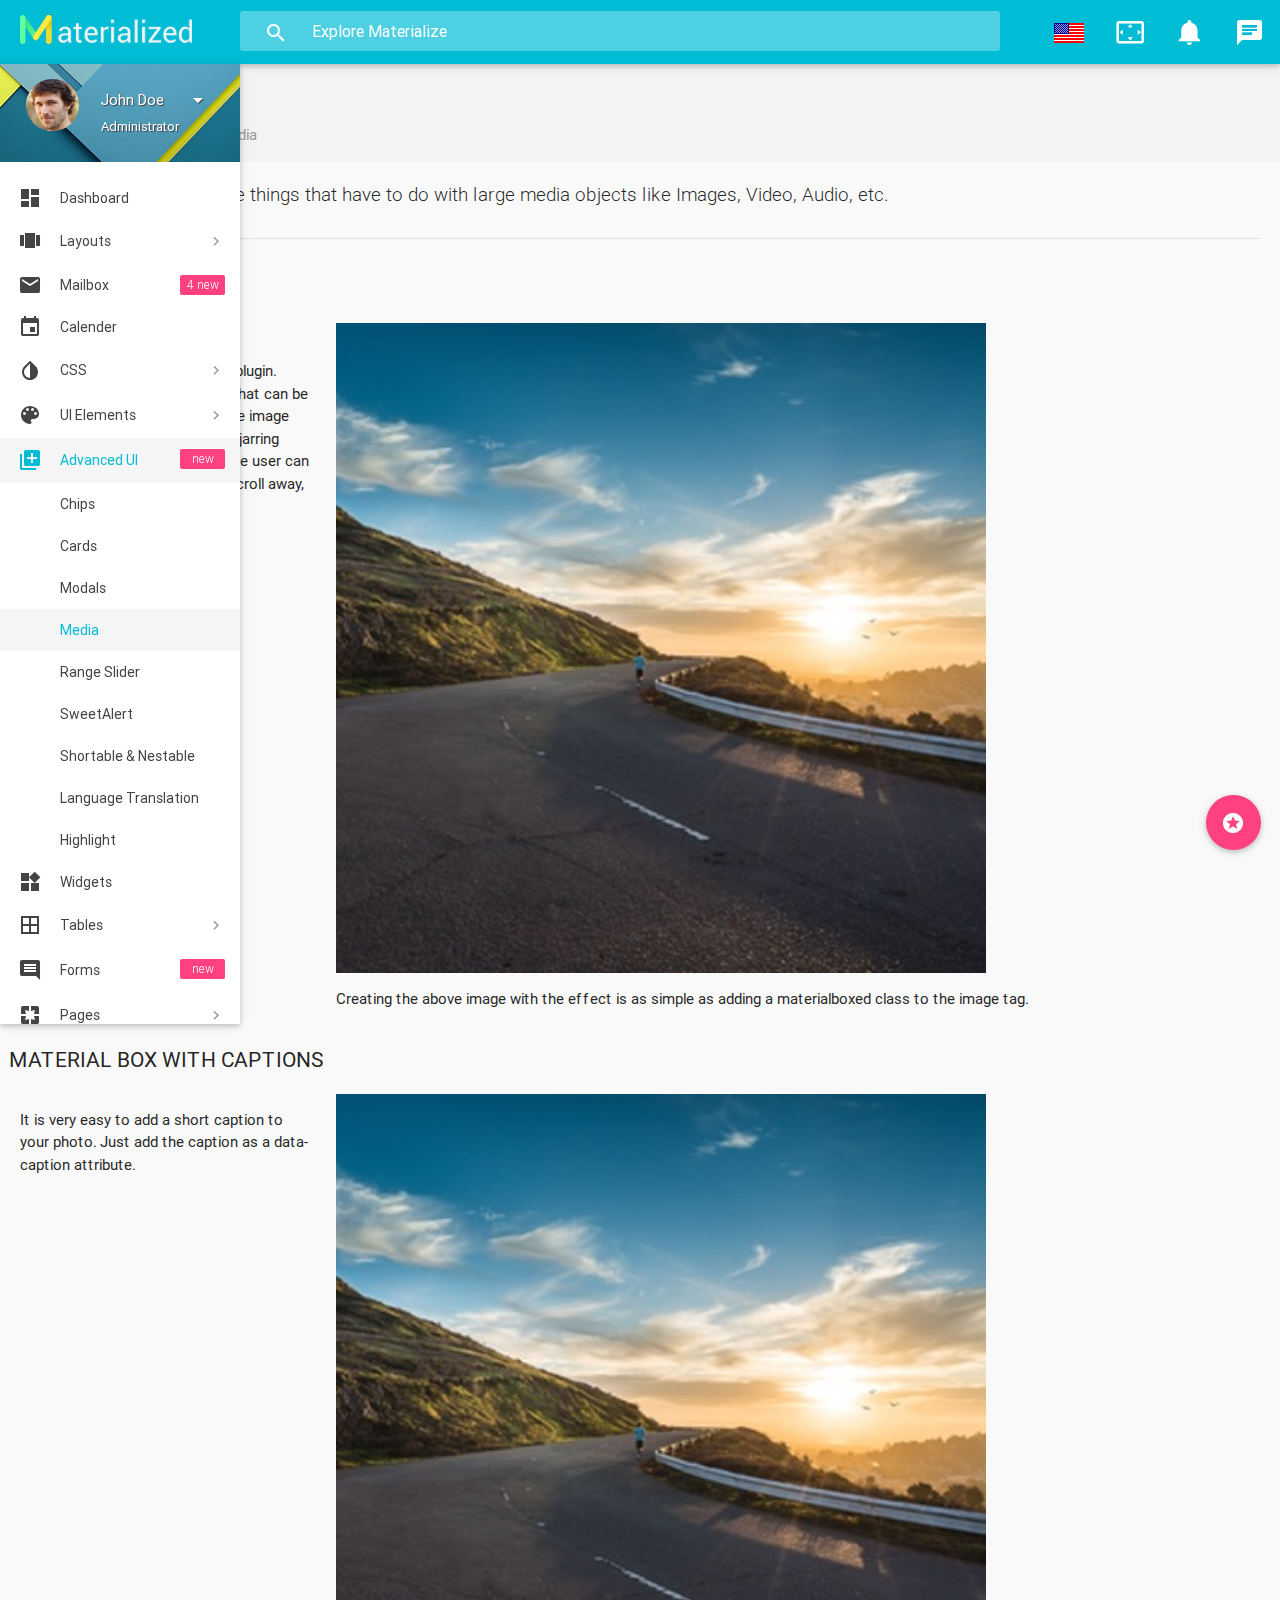
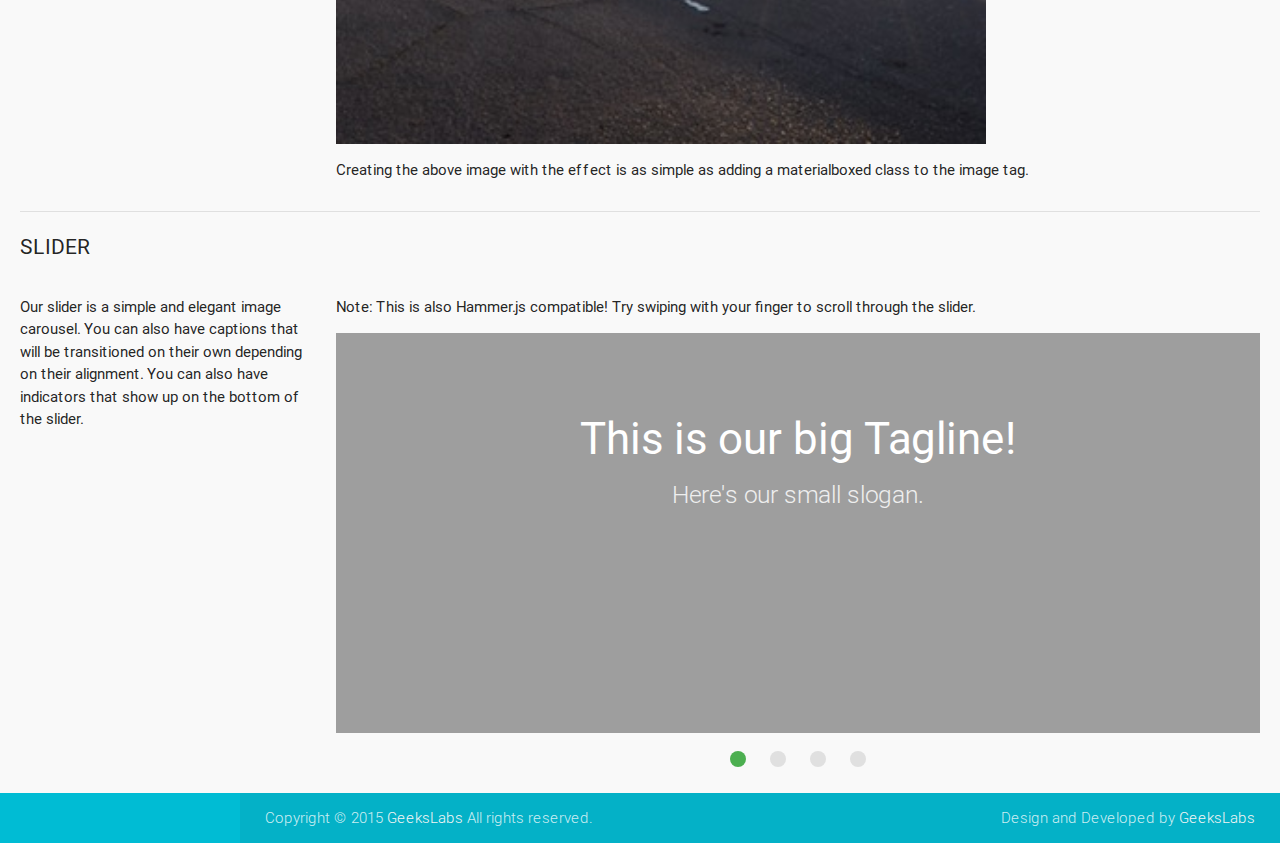
<file: template/advanced-ui-media.html>
<!DOCTYPE html>
<html lang="en">

<!--================================================================================
	Item Name: Materialize - Material Design Admin Template
	Version: 3.1
	Author: GeeksLabs
	Author URL: http://www.themeforest.net/user/geekslabs
================================================================================ -->

<head>
  <meta http-equiv="Content-Type" content="text/html; charset=UTF-8">
  <meta name="viewport" content="width=device-width, initial-scale=1, maximum-scale=1.0, user-scalable=no">
  <meta http-equiv="X-UA-Compatible" content="IE=edge">
  <meta name="msapplication-tap-highlight" content="no">
  <meta name="description" content="Materialize is a Material Design Admin Template,It's modern, responsive and based on Material Design by Google. ">
  <meta name="keywords" content="materialize, admin template, dashboard template, flat admin template, responsive admin template,">
  <title>Media | Materialize - Material Design Admin Template</title>

  <!-- Favicons-->
  <link rel="icon" href="images/favicon/favicon-32x32.png" sizes="32x32">
  <!-- Favicons-->
  <link rel="apple-touch-icon-precomposed" href="images/favicon/apple-touch-icon-152x152.png">
  <!-- For iPhone -->
  <meta name="msapplication-TileColor" content="#00bcd4">
  <meta name="msapplication-TileImage" content="images/favicon/mstile-144x144.png">
  <!-- For Windows Phone -->


  <!-- CORE CSS-->
  
  <link href="css/materialize.css" type="text/css" rel="stylesheet" media="screen,projection">
  <link href="css/style.css" type="text/css" rel="stylesheet" media="screen,projection">
    <!-- Custome CSS-->    
    <link href="css/custom/custom.css" type="text/css" rel="stylesheet" media="screen,projection">


  <!-- INCLUDED PLUGIN CSS ON THIS PAGE -->
  <link href="js/plugins/prism/prism.css" type="text/css" rel="stylesheet" media="screen,projection">
  <link href="js/plugins/perfect-scrollbar/perfect-scrollbar.css" type="text/css" rel="stylesheet" media="screen,projection">
  <link href="js/plugins/chartist-js/chartist.min.css" type="text/css" rel="stylesheet" media="screen,projection">
</head>

<body>
  <!-- Start Page Loading -->
  <div id="loader-wrapper">
      <div id="loader"></div>        
      <div class="loader-section section-left"></div>
      <div class="loader-section section-right"></div>
  </div>
  <!-- End Page Loading -->

  <!-- //////////////////////////////////////////////////////////////////////////// -->

  <!-- START HEADER -->
  <header id="header" class="page-topbar">
        <!-- start header nav-->
        <div class="navbar-fixed">
            <nav class="navbar-color">
                <div class="nav-wrapper">
                    <ul class="left">                      
                      <li><h1 class="logo-wrapper"><a href="index.html" class="brand-logo darken-1"><img src="images/materialize-logo.png" alt="materialize logo"></a> <span class="logo-text">Materialize</span></h1></li>
                    </ul>
                    <div class="header-search-wrapper hide-on-med-and-down">
                        <i class="mdi-action-search"></i>
                        <input type="text" name="Search" class="header-search-input z-depth-2" placeholder="Explore Materialize"/>
                    </div>
                    <ul class="right hide-on-med-and-down">
                        <li><a href="javascript:void(0);" class="waves-effect waves-block waves-light translation-button"  data-activates="translation-dropdown"><img src="images/flag-icons/United-States.png" alt="USA" /></a>
                        </li>
                        <li><a href="javascript:void(0);" class="waves-effect waves-block waves-light toggle-fullscreen"><i class="mdi-action-settings-overscan"></i></a>
                        </li>
                        <li><a href="javascript:void(0);" class="waves-effect waves-block waves-light notification-button" data-activates="notifications-dropdown"><i class="mdi-social-notifications"><small class="notification-badge">5</small></i>
                        
                        </a>
                        </li>                        
                        <li><a href="#" data-activates="chat-out" class="waves-effect waves-block waves-light chat-collapse"><i class="mdi-communication-chat"></i></a>
                        </li>
                    </ul>
                    <!-- translation-button -->
                    <ul id="translation-dropdown" class="dropdown-content">
                      <li>
                        <a href="#!"><img src="images/flag-icons/United-States.png" alt="English" />  <span class="language-select">English</span></a>
                      </li>
                      <li>
                        <a href="#!"><img src="images/flag-icons/France.png" alt="French" />  <span class="language-select">French</span></a>
                      </li>
                      <li>
                        <a href="#!"><img src="images/flag-icons/China.png" alt="Chinese" />  <span class="language-select">Chinese</span></a>
                      </li>
                      <li>
                        <a href="#!"><img src="images/flag-icons/Germany.png" alt="German" />  <span class="language-select">German</span></a>
                      </li>
                      
                    </ul>
                    <!-- notifications-dropdown -->
                    <ul id="notifications-dropdown" class="dropdown-content">
                      <li>
                        <h5>NOTIFICATIONS <span class="new badge">5</span></h5>
                      </li>
                      <li class="divider"></li>
                      <li>
                        <a href="#!"><i class="mdi-action-add-shopping-cart"></i> A new order has been placed!</a>
                        <time class="media-meta" datetime="2015-06-12T20:50:48+08:00">2 hours ago</time>
                      </li>
                      <li>
                        <a href="#!"><i class="mdi-action-stars"></i> Completed the task</a>
                        <time class="media-meta" datetime="2015-06-12T20:50:48+08:00">3 days ago</time>
                      </li>
                      <li>
                        <a href="#!"><i class="mdi-action-settings"></i> Settings updated</a>
                        <time class="media-meta" datetime="2015-06-12T20:50:48+08:00">4 days ago</time>
                      </li>
                      <li>
                        <a href="#!"><i class="mdi-editor-insert-invitation"></i> Director meeting started</a>
                        <time class="media-meta" datetime="2015-06-12T20:50:48+08:00">6 days ago</time>
                      </li>
                      <li>
                        <a href="#!"><i class="mdi-action-trending-up"></i> Generate monthly report</a>
                        <time class="media-meta" datetime="2015-06-12T20:50:48+08:00">1 week ago</time>
                      </li>
                    </ul>
                </div>
            </nav>
        </div>
        <!-- end header nav-->
  </header>
  <!-- END HEADER -->

  <!-- //////////////////////////////////////////////////////////////////////////// -->

  <!-- START MAIN -->
  <div id="main">
    <!-- START WRAPPER -->
    <div class="wrapper">

      <!-- START LEFT SIDEBAR NAV-->
      <aside id="left-sidebar-nav">
        <ul id="slide-out" class="side-nav fixed leftside-navigation">
            <li class="user-details cyan darken-2">
            <div class="row">
                <div class="col col s4 m4 l4">
                    <img src="images/avatar.jpg" alt="" class="circle responsive-img valign profile-image">
                </div>
                <div class="col col s8 m8 l8">
                    <ul id="profile-dropdown" class="dropdown-content">
                        <li><a href="#"><i class="mdi-action-face-unlock"></i> Profile</a>
                        </li>
                        <li><a href="#"><i class="mdi-action-settings"></i> Settings</a>
                        </li>
                        <li><a href="#"><i class="mdi-communication-live-help"></i> Help</a>
                        </li>
                        <li class="divider"></li>
                        <li><a href="#"><i class="mdi-action-lock-outline"></i> Lock</a>
                        </li>
                        <li><a href="#"><i class="mdi-hardware-keyboard-tab"></i> Logout</a>
                        </li>
                    </ul>
                    <a class="btn-flat dropdown-button waves-effect waves-light white-text profile-btn" href="#" data-activates="profile-dropdown">John Doe<i class="mdi-navigation-arrow-drop-down right"></i></a>
                    <p class="user-roal">Administrator</p>
                </div>
            </div>
            </li>
            <li class="bold"><a href="index.html" class="waves-effect waves-cyan"><i class="mdi-action-dashboard"></i> Dashboard</a>
            </li>
            <li class="no-padding">
                <ul class="collapsible collapsible-accordion">
                    <li class="bold"><a class="collapsible-header waves-effect waves-cyan"><i class="mdi-action-view-carousel"></i> Layouts</a>
                        <div class="collapsible-body">
                            <ul>
                                <li><a href="layout-fullscreen.html">Full Screen</a>
                                </li>
                                <li><a href="layout-horizontal-menu.html">Horizontal Menu</a>
                                </li>
                            </ul>
                        </div>
                    </li>
                </ul>
            </li>
            <li class="bold"><a href="app-email.html" class="waves-effect waves-cyan"><i class="mdi-communication-email"></i> Mailbox <span class="new badge">4</span></a>
            </li>
            <li class="bold"><a href="app-calendar.html" class="waves-effect waves-cyan"><i class="mdi-editor-insert-invitation"></i> Calender</a>
            </li>
            <li class="no-padding">
                <ul class="collapsible collapsible-accordion">
                    <li class="bold"><a class="collapsible-header waves-effect waves-cyan"><i class="mdi-action-invert-colors"></i> CSS</a>
                        <div class="collapsible-body">
                            <ul>
                                <li><a href="css-typography.html">Typography</a>
                                </li>
                                <li><a href="css-icons.html">Icons</a>
                                </li>
                                <li><a href="css-animations.html">Animations</a>
                                </li>
                                <li><a href="css-shadow.html">Shadow</a>
                                </li>
                                <li><a href="css-media.html">Media</a>
                                </li>
                                <li><a href="css-sass.html">Sass</a>
                                </li>
                            </ul>
                        </div>
                    </li>
                    <li class="bold"><a class="collapsible-header  waves-effect waves-cyan"><i class="mdi-image-palette"></i> UI Elements</a>
                        <div class="collapsible-body">
                            <ul>
                                <li><a href="ui-alerts.html">Alerts</a>
                                </li>
                                <li><a href="ui-buttons.html">Buttons</a>
                                </li>
                                <li><a href="ui-badges.html">Badges</a>
                                </li>
                                <li><a href="ui-breadcrumbs.html">Breadcrumbs</a>
                                </li>
                                <li><a href="ui-collections.html">Collections</a>
                                </li>
                                <li><a href="ui-collapsibles.html">Collapsibles</a>
                                </li>
                                <li><a href="ui-tabs.html">Tabs</a>
                                </li>
                                <li><a href="ui-navbar.html">Navbar</a>
                                </li>
                                <li><a href="ui-pagination.html">Pagination</a>
                                </li>
                                <li><a href="ui-preloader.html">Preloader</a>
                                </li>
                                <li><a href="ui-toasts.html">Toasts</a>
                                </li>
                                <li><a href="ui-tooltip.html">Tooltip</a>
                                </li>
                                <li><a href="ui-waves.html">Waves</a>
                                </li>
                            </ul>
                        </div>
                    </li>
                    <li class="bold"><a class="collapsible-header waves-effect waves-cyan active"><i class="mdi-av-queue"></i> Advanced UI <span class="new badge"></span></a>
                        <div class="collapsible-body">
                            <ul>
                                <li><a href="advanced-ui-chips.html">Chips</a>
                                </li>
                                <li><a href="advanced-ui-cards.html">Cards</a>
                                </li>
                                <li><a href="advanced-ui-modals.html">Modals</a>
                                </li>
                                <li class="active"><a href="advanced-ui-media.html">Media</a>
                                </li>
                                <li><a href="advanced-ui-range-slider.html">Range Slider</a>
                                </li>
                                <li><a href="advanced-ui-sweetalert.html">SweetAlert</a>
                                </li>
                                <li><a href="advanced-ui-nestable.html">Shortable & Nestable</a>
                                </li>
                                <li><a href="advanced-ui-translation.html">Language Translation</a>
                                </li>
                                <li><a href="advanced-ui-highlight.html">Highlight</a>
                                </li>
                            </ul>
                        </div>
                    </li>
                    <li class="bold"><a href="app-widget.html" class="waves-effect waves-cyan"><i class="mdi-device-now-widgets"></i> Widgets</a>
                    </li>
                    <li class="bold"><a class="collapsible-header  waves-effect waves-cyan"><i class="mdi-editor-border-all"></i> Tables</a>
                        <div class="collapsible-body">
                            <ul>
                                <li><a href="table-basic.html">Basic Tables</a>
                                </li>
                                <li><a href="table-data.html">Data Tables</a>
                                </li>
                                <li><a href="table-jsgrid.html">jsGrid</a>
                                </li>
                                <li><a href="table-editable.html">Editable Table</a>
                                </li>
                                <li><a href="table-floatThead.html">floatThead</a>
                                </li>
                            </ul>
                        </div>
                    </li>
                    <li class="bold"><a class="collapsible-header  waves-effect waves-cyan"><i class="mdi-editor-insert-comment"></i> Forms <span class="new badge"></span></a>
                        <div class="collapsible-body">
                            <ul>
                                <li><a href="form-elements.html">Form Elements</a>
                                </li>
                                <li><a href="form-layouts.html">Form Layouts</a>
                                </li>
                                <li><a href="form-validation.html">Form Validations</a>
                                </li>
                                <li><a href="form-masks.html">Form Masks</a>
                                </li>
                                <li><a href="form-file-uploads.html">File Uploads</a>
                                </li>
                            </ul>
                        </div>
                    </li>
                    <li class="bold"><a class="collapsible-header  waves-effect waves-cyan"><i class="mdi-social-pages"></i> Pages</a>
                        <div class="collapsible-body">
                            <ul>                                        
                                <li><a href="page-contact.html">Contact Page</a>
                                </li>
                                <li><a href="page-todo.html">ToDos</a>
                                </li>
                                <li><a href="page-blog-1.html">Blog Type 1</a>
                                </li>
                                <li><a href="page-blog-2.html">Blog Type 2</a>
                                </li>
                                <li><a href="page-404.html">404</a>
                                </li>
                                <li><a href="page-500.html">500</a>
                                </li>
                                <li><a href="page-blank.html">Blank</a>
                                </li>
                            </ul>
                        </div>
                    </li>
                    <li class="bold"><a class="collapsible-header  waves-effect waves-cyan"><i class="mdi-action-shopping-cart"></i> eCommers</a>
                        <div class="collapsible-body">
                            <ul>
                                <li><a href="eCommerce-products-page.html">Products Page</a>
                                </li>                                        
                                <li><a href="eCommerce-pricing.html">Pricing Table</a>
                                </li>
                                <li><a href="eCommerce-invoice.html">Invoice</a>
                                </li>
                            </ul>
                        </div>
                    </li>
                    <li class="bold"><a class="collapsible-header  waves-effect waves-cyan"><i class="mdi-image-image"></i> Medias</a>
                        <div class="collapsible-body">
                            <ul>                                        
                                <li><a href="media-gallary-page.html">Gallery Page</a>
                                </li>
                                <li><a href="media-hover-effects.html">Image Hover Effects</a>
                                </li>
                            </ul>
                        </div>
                    </li>
                    <li class="bold"><a class="collapsible-header  waves-effect waves-cyan"><i class="mdi-action-account-circle"></i> User</a>
                        <div class="collapsible-body">
                            <ul>     
                                <li><a href="user-profile-page.html">User Profile</a>
                                </li>                                   
                                <li><a href="user-login.html">Login</a>
                                </li>                                        
                                <li><a href="user-register.html">Register</a>
                                </li>
                                <li><a href="user-forgot-password.html">Forgot Password</a>
                                </li>
                                <li><a href="user-lock-screen.html">Lock Screen</a>
                                </li>                                        
                                
                            </ul>
                        </div>
                    </li>
                    
                    <li class="bold"><a class="collapsible-header waves-effect waves-cyan"><i class="mdi-editor-insert-chart"></i> Charts</a>
                        <div class="collapsible-body">
                            <ul>
                                <li><a href="charts-chartjs.html">Chart JS</a>
                                </li>
                                <li><a href="charts-chartist.html">Chartist</a>
                                </li>
                                <li><a href="charts-morris.html">Morris Charts</a>
                                </li>
                                <li><a href="charts-xcharts.html">xCharts</a>
                                </li>
                                <li><a href="charts-flotcharts.html">Flot Charts</a>
                                </li>
                                <li><a href="charts-sparklines.html">Sparkline Charts</a>
                                </li>
                            </ul>
                        </div>
                    </li>
                </ul>
            </li>
            <li class="li-hover"><div class="divider"></div></li>
            <li class="li-hover"><p class="ultra-small margin more-text">MORE</p></li>
            <li><a href="angular-ui.html"><i class="mdi-action-verified-user"></i> Angular UI  <span class="new badge"></span></a>
            </li>
            <li><a href="css-grid.html"><i class="mdi-image-grid-on"></i> Grid</a>
            </li>
            <li><a href="css-color.html"><i class="mdi-editor-format-color-fill"></i> Color</a>
            </li>
            <li><a href="css-helpers.html"><i class="mdi-communication-live-help"></i> Helpers</a>
            </li>
            <li><a href="changelogs.html"><i class="mdi-action-swap-vert-circle"></i> Changelogs</a>
            </li>                    
            <li class="li-hover"><div class="divider"></div></li>
            <li class="li-hover"><p class="ultra-small margin more-text">Daily Sales</p></li>
            <li class="li-hover">
                <div class="row">
                    <div class="col s12 m12 l12">
                        <div class="sample-chart-wrapper">                            
                            <div class="ct-chart ct-golden-section" id="ct2-chart"></div>
                        </div>
                    </div>
                </div>
            </li>
        </ul>
        <a href="#" data-activates="slide-out" class="sidebar-collapse btn-floating btn-medium waves-effect waves-light hide-on-large-only cyan"><i class="mdi-navigation-menu"></i></a>
        </aside>
      <!-- END LEFT SIDEBAR NAV-->

      <!-- //////////////////////////////////////////////////////////////////////////// -->

      <!-- START CONTENT -->
      <section id="content">

        <!--breadcrumbs start-->
        <div id="breadcrumbs-wrapper">
            <!-- Search for small screen -->
            <div class="header-search-wrapper grey hide-on-large-only">
                <i class="mdi-action-search active"></i>
                <input type="text" name="Search" class="header-search-input z-depth-2" placeholder="Explore Materialize">
            </div>
          <div class="container">
            <div class="row">
              <div class="col s12 m12 l12">
                <h5 class="breadcrumbs-title">Media</h5>
                <ol class="breadcrumbs">
                  <li><a href="index.html">Dashboard</a>
                  </li>
                  <li><a href="#">UI Elements</a>
                  </li>
                  <li class="active">Media</li>
                </ol>
              </div>
            </div>
          </div>
        </div>
        <!--breadcrumbs end-->


        <!--start container-->
        <div class="container">
          <p class="caption">Media components include things that have to do with large media objects like Images, Video, Audio, etc.</p>

          <div class="divider"></div>
          <!--Material Box-->
          <div id="material-box" class="section">
            <h4 class="header">Material Box</h4>
            <div class="row">
              <div class="col s12 m4 l3">
                <p>Material box is a material design implementation of the Lightbox plugin. When a user clicks on an image that can be enlarged. Material box centers the image and enlarges it in a smooth, non-jarring manner. To dismiss the image, the user
                  can either click on the image again, scroll away, or press the ESC key.</p>
              </div>
              <div class="col s12 m8 l9">
                <img class="materialboxed" width="650" src="images/sample-1.jpg" alt="sample">
                <p>Creating the above image with the effect is as simple as adding a materialboxed class to the image tag.</p>
              </div>
            </div>
            <div class="row">
              <h4 class="header">Material Box with Captions</h4>
              <div class="col s12 m4 l3">
                <p>It is very easy to add a short caption to your photo. Just add the caption as a data-caption attribute.</p>
              </div>
              <div class="col s12 m8 l9">
                <img class="materialboxed" width="650" src="images/sample-1.jpg" alt="sample" data-caption="A picture of some deer and tons of trees">
                <p>Creating the above image with the effect is as simple as adding a materialboxed class to the image tag.</p>
              </div>
            </div>
          </div>
          <!--media slider-->
          <div class="divider"></div>
          <div id="media-slider">
            <h4 class="header">Slider</h4>
            <div class="row">
              <div class="col s12 m4 l3">
                <p>Our slider is a simple and elegant image carousel. You can also have captions that will be transitioned on their own depending on their alignment. You can also have indicators that show up on the bottom of the slider.</p>
              </div>
              <div class="col s12 m8 l9">
                <p>Note: This is also Hammer.js compatible! Try swiping with your finger to scroll through the slider.</p>
                <div class="slider">
                  <ul class="slides">
                    <li>
                      <img src="http://lorempixel.com/580/250/nature/1" alt="img-1">
                      <!-- random image -->
                      <div class="caption center-align">
                        <h3>This is our big Tagline!</h3>
                        <h5 class="light grey-text text-lighten-3">Here's our small slogan.</h5>
                      </div>
                    </li>
                    <li>
                      <img src="http://lorempixel.com/580/250/nature/2" alt="img-2">
                      <!-- random image -->
                      <div class="caption left-align">
                        <h3>Left Aligned Caption</h3>
                        <h5 class="light grey-text text-lighten-3">Here's our small slogan.</h5>
                      </div>
                    </li>
                    <li>
                      <img src="http://lorempixel.com/580/250/nature/3" alt="img-3">
                      <!-- random image -->
                      <div class="caption right-align">
                        <h3>Right Aligned Caption</h3>
                        <h5 class="light grey-text text-lighten-3">Here's our small slogan.</h5>
                      </div>
                    </li>
                    <li>
                      <img src="http://lorempixel.com/580/250/nature/4" alt="img-4">
                      <!-- random image -->
                      <div class="caption center-align">
                        <h3>This is our big Tagline!</h3>
                        <h5 class="light grey-text text-lighten-3">Here's our small slogan.</h5>
                      </div>
                    </li>
                  </ul>
                </div>

              </div>
            </div>
          </div>
          <!-- Floating Action Button -->
            <div class="fixed-action-btn" style="bottom: 50px; right: 19px;">
                <a class="btn-floating btn-large">
                  <i class="mdi-action-stars"></i>
                </a>
                <ul>
                  <li><a href="css-helpers.html" class="btn-floating red"><i class="large mdi-communication-live-help"></i></a></li>
                  <li><a href="app-widget.html" class="btn-floating yellow darken-1"><i class="large mdi-device-now-widgets"></i></a></li>
                  <li><a href="app-calendar.html" class="btn-floating green"><i class="large mdi-editor-insert-invitation"></i></a></li>
                  <li><a href="app-email.html" class="btn-floating blue"><i class="large mdi-communication-email"></i></a></li>
                </ul>
            </div>
            <!-- Floating Action Button -->
        </div>
        <!--end container-->

      </section>
      <!-- END CONTENT -->

      <!-- //////////////////////////////////////////////////////////////////////////// -->
      <!-- START RIGHT SIDEBAR NAV-->
      <aside id="right-sidebar-nav">
        <ul id="chat-out" class="side-nav rightside-navigation">
            <li class="li-hover">
            <a href="#" data-activates="chat-out" class="chat-close-collapse right"><i class="mdi-navigation-close"></i></a>
            <div id="right-search" class="row">
                <form class="col s12">
                    <div class="input-field">
                        <i class="mdi-action-search prefix"></i>
                        <input id="icon_prefix" type="text" class="validate">
                        <label for="icon_prefix">Search</label>
                    </div>
                </form>
            </div>
            </li>
            <li class="li-hover">
                <ul class="chat-collapsible" data-collapsible="expandable">
                <li>
                    <div class="collapsible-header teal white-text active"><i class="mdi-social-whatshot"></i>Recent Activity</div>
                    <div class="collapsible-body recent-activity">
                        <div class="recent-activity-list chat-out-list row">
                            <div class="col s3 recent-activity-list-icon"><i class="mdi-action-add-shopping-cart"></i>
                            </div>
                            <div class="col s9 recent-activity-list-text">
                                <a href="#">just now</a>
                                <p>Jim Doe Purchased new equipments for zonal office.</p>
                            </div>
                        </div>
                        <div class="recent-activity-list chat-out-list row">
                            <div class="col s3 recent-activity-list-icon"><i class="mdi-device-airplanemode-on"></i>
                            </div>
                            <div class="col s9 recent-activity-list-text">
                                <a href="#">Yesterday</a>
                                <p>Your Next flight for USA will be on 15th August 2015.</p>
                            </div>
                        </div>
                        <div class="recent-activity-list chat-out-list row">
                            <div class="col s3 recent-activity-list-icon"><i class="mdi-action-settings-voice"></i>
                            </div>
                            <div class="col s9 recent-activity-list-text">
                                <a href="#">5 Days Ago</a>
                                <p>Natalya Parker Send you a voice mail for next conference.</p>
                            </div>
                        </div>
                        <div class="recent-activity-list chat-out-list row">
                            <div class="col s3 recent-activity-list-icon"><i class="mdi-action-store"></i>
                            </div>
                            <div class="col s9 recent-activity-list-text">
                                <a href="#">Last Week</a>
                                <p>Jessy Jay open a new store at S.G Road.</p>
                            </div>
                        </div>
                        <div class="recent-activity-list chat-out-list row">
                            <div class="col s3 recent-activity-list-icon"><i class="mdi-action-settings-voice"></i>
                            </div>
                            <div class="col s9 recent-activity-list-text">
                                <a href="#">5 Days Ago</a>
                                <p>Natalya Parker Send you a voice mail for next conference.</p>
                            </div>
                        </div>
                    </div>
                </li>
                <li>
                    <div class="collapsible-header light-blue white-text active"><i class="mdi-editor-attach-money"></i>Sales Repoart</div>
                    <div class="collapsible-body sales-repoart">
                        <div class="sales-repoart-list  chat-out-list row">
                            <div class="col s8">Target Salse</div>
                            <div class="col s4"><span id="sales-line-1"></span>
                            </div>
                        </div>
                        <div class="sales-repoart-list chat-out-list row">
                            <div class="col s8">Payment Due</div>
                            <div class="col s4"><span id="sales-bar-1"></span>
                            </div>
                        </div>
                        <div class="sales-repoart-list chat-out-list row">
                            <div class="col s8">Total Delivery</div>
                            <div class="col s4"><span id="sales-line-2"></span>
                            </div>
                        </div>
                        <div class="sales-repoart-list chat-out-list row">
                            <div class="col s8">Total Progress</div>
                            <div class="col s4"><span id="sales-bar-2"></span>
                            </div>
                        </div>
                    </div>
                </li>
                <li>
                    <div class="collapsible-header red white-text"><i class="mdi-action-stars"></i>Favorite Associates</div>
                    <div class="collapsible-body favorite-associates">
                        <div class="favorite-associate-list chat-out-list row">
                            <div class="col s4"><img src="images/avatar.jpg" alt="" class="circle responsive-img online-user valign profile-image">
                            </div>
                            <div class="col s8">
                                <p>Eileen Sideways</p>
                                <p class="place">Los Angeles, CA</p>
                            </div>
                        </div>
                        <div class="favorite-associate-list chat-out-list row">
                            <div class="col s4"><img src="images/avatar.jpg" alt="" class="circle responsive-img online-user valign profile-image">
                            </div>
                            <div class="col s8">
                                <p>Zaham Sindil</p>
                                <p class="place">San Francisco, CA</p>
                            </div>
                        </div>
                        <div class="favorite-associate-list chat-out-list row">
                            <div class="col s4"><img src="images/avatar.jpg" alt="" class="circle responsive-img offline-user valign profile-image">
                            </div>
                            <div class="col s8">
                                <p>Renov Leongal</p>
                                <p class="place">Cebu City, Philippines</p>
                            </div>
                        </div>
                        <div class="favorite-associate-list chat-out-list row">
                            <div class="col s4"><img src="images/avatar.jpg" alt="" class="circle responsive-img online-user valign profile-image">
                            </div>
                            <div class="col s8">
                                <p>Weno Carasbong</p>
                                <p>Tokyo, Japan</p>
                            </div>
                        </div>
                        <div class="favorite-associate-list chat-out-list row">
                            <div class="col s4"><img src="images/avatar.jpg" alt="" class="circle responsive-img offline-user valign profile-image">
                            </div>
                            <div class="col s8">
                                <p>Nusja Nawancali</p>
                                <p class="place">Bangkok, Thailand</p>
                            </div>
                        </div>
                    </div>
                </li>
                </ul>
            </li>
        </ul>
      </aside>
      <!-- LEFT RIGHT SIDEBAR NAV-->

    </div>
    <!-- END WRAPPER -->

  </div>
  <!-- END MAIN -->



  <!-- //////////////////////////////////////////////////////////////////////////// -->

  <!-- START FOOTER -->
  <footer class="page-footer">
    <div class="footer-copyright">
      <div class="container">
        <span>Copyright © 2015 <a class="grey-text text-lighten-4" href="http://themeforest.net/user/geekslabs/portfolio?ref=geekslabs" target="_blank">GeeksLabs</a> All rights reserved.</span>
        <span class="right"> Design and Developed by <a class="grey-text text-lighten-4" href="http://geekslabs.com/">GeeksLabs</a></span>
        </div>
    </div>
  </footer>
    <!-- END FOOTER -->



    <!-- ================================================
    Scripts
    ================================================ -->
    
    <!-- jQuery Library -->
    <script type="text/javascript" src="js/plugins/jquery-1.11.2.min.js"></script>    
    <!--materialize js-->
    <script type="text/javascript" src="js/materialize.js"></script>
    <!--prism-->
    <script type="text/javascript" src="js/plugins/prism/prism.js"></script>
    <!--scrollbar-->
    <script type="text/javascript" src="js/plugins/perfect-scrollbar/perfect-scrollbar.min.js"></script>
    <!-- chartist -->
    <script type="text/javascript" src="js/plugins/chartist-js/chartist.min.js"></script>   
    
    <!--plugins.js - Some Specific JS codes for Plugin Settings-->
    <script type="text/javascript" src="js/plugins.js"></script>
    <!--custom-script.js - Add your own theme custom JS-->
    <script type="text/javascript" src="js/custom-script.js"></script>
    
</body>

</html>
</file>
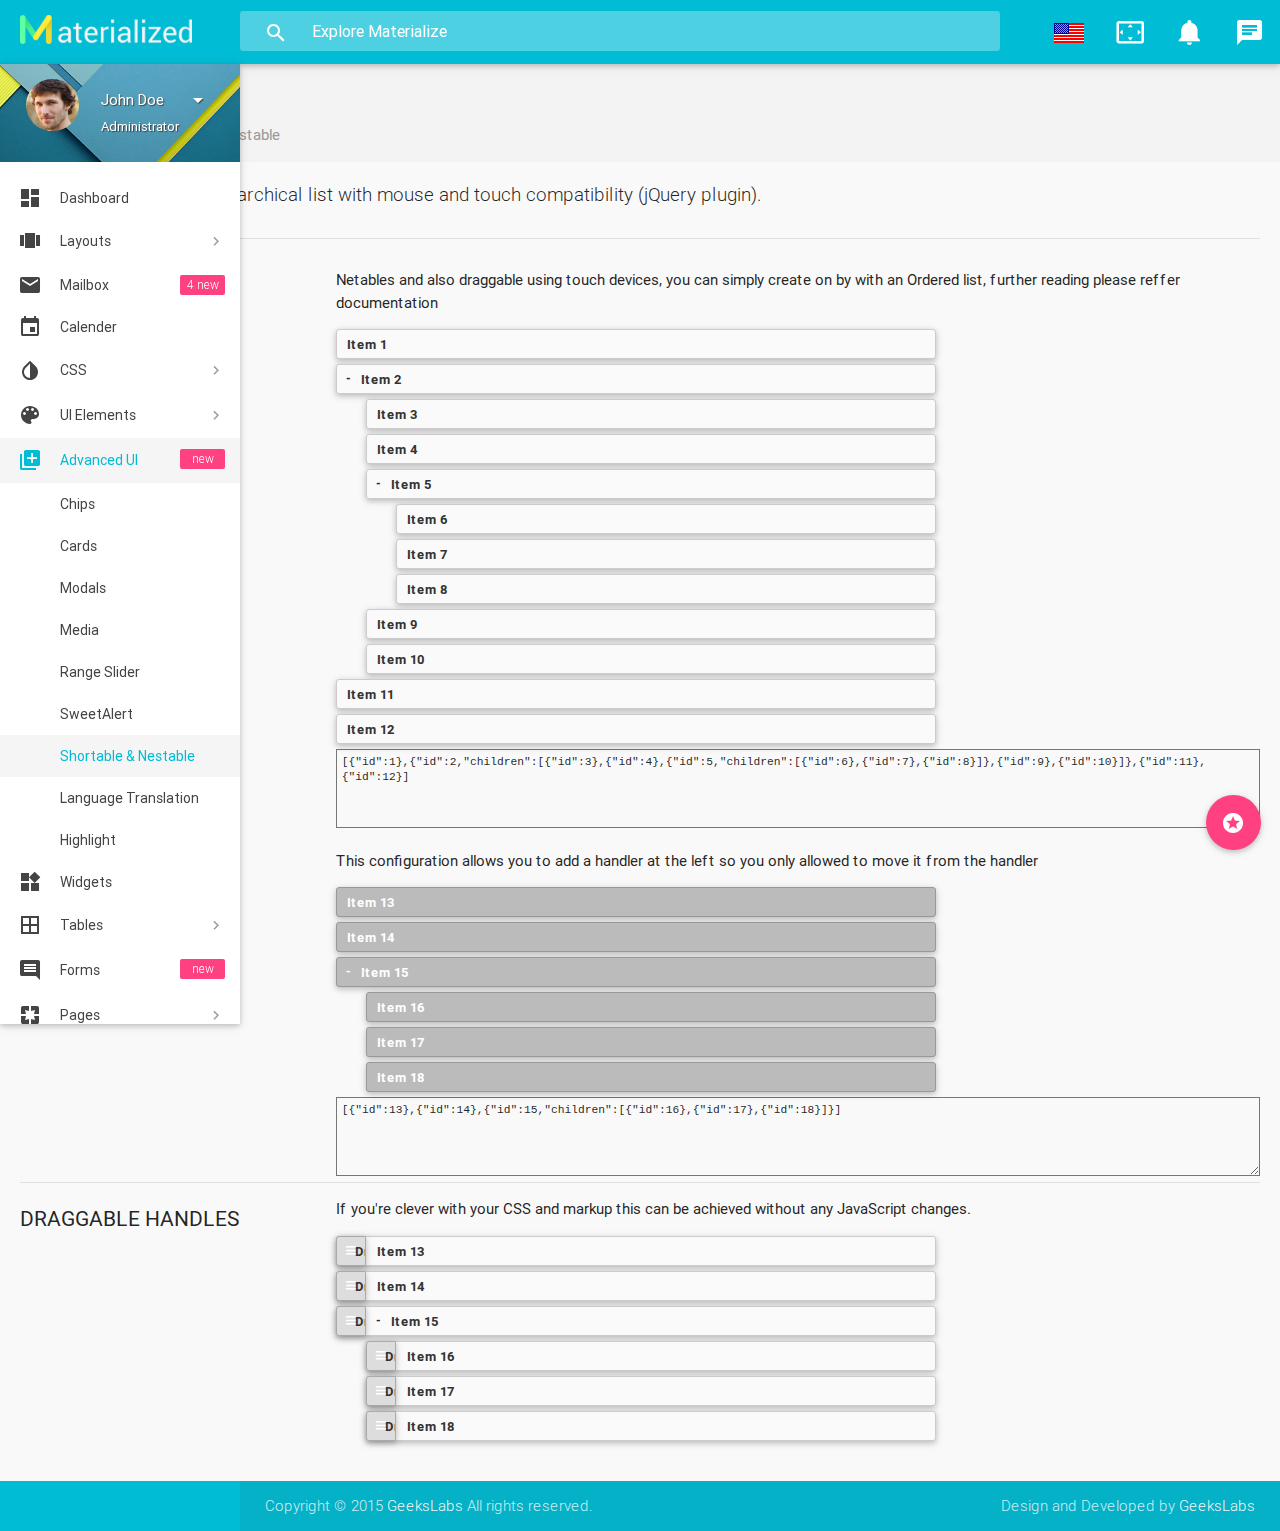
<file: template/advanced-ui-nestable.html>
<!DOCTYPE html>
<html lang="en">

<!--================================================================================
	Item Name: Materialize - Material Design Admin Template
	Version: 3.1
	Author: GeeksLabs
	Author URL: http://www.themeforest.net/user/geekslabs
================================================================================ -->

<head>
  <meta http-equiv="Content-Type" content="text/html; charset=UTF-8">
  <meta name="viewport" content="width=device-width, initial-scale=1, maximum-scale=1.0, user-scalable=no">
  <meta http-equiv="X-UA-Compatible" content="IE=edge">
  <meta name="msapplication-tap-highlight" content="no">
  <meta name="description" content="Materialize is a Material Design Admin Template,It's modern, responsive and based on Material Design by Google. ">
  <meta name="keywords" content="materialize, admin template, dashboard template, flat admin template, responsive admin template,">
  <title>Nestable | Materialize - Material Design Admin Template</title>

  <!-- Favicons-->
  <link rel="icon" href="images/favicon/favicon-32x32.png" sizes="32x32">
  <!-- Favicons-->
  <link rel="apple-touch-icon-precomposed" href="images/favicon/apple-touch-icon-152x152.png">
  <!-- For iPhone -->
  <meta name="msapplication-TileColor" content="#00bcd4">
  <meta name="msapplication-TileImage" content="images/favicon/mstile-144x144.png">
  <!-- For Windows Phone -->


  <!-- CORE CSS-->
  <link href="css/materialize.css" type="text/css" rel="stylesheet" media="screen,projection">
  <link href="css/style.css" type="text/css" rel="stylesheet" media="screen,projection">
  <!-- Custome CSS-->    
  <link href="css/custom/custom.css" type="text/css" rel="stylesheet" media="screen,projection">

  <!-- INCLUDED PLUGIN CSS ON THIS PAGE -->
  <link href="js/plugins/prism/prism.css" type="text/css" rel="stylesheet" media="screen,projection">
  <link href="js/plugins/perfect-scrollbar/perfect-scrollbar.css" type="text/css" rel="stylesheet" media="screen,projection">
  <link href="js/plugins/chartist-js/chartist.min.css" type="text/css" rel="stylesheet" media="screen,projection">
  <link href="js/plugins/jquery.nestable/nestable.css" type="text/css" rel="stylesheet" media="screen,projection">
  
</head>

<body>
  <!-- Start Page Loading -->
  <div id="loader-wrapper">
      <div id="loader"></div>        
      <div class="loader-section section-left"></div>
      <div class="loader-section section-right"></div>
  </div>
  <!-- End Page Loading -->

  <!-- //////////////////////////////////////////////////////////////////////////// -->

  <!-- START HEADER -->
  <header id="header" class="page-topbar">
        <!-- start header nav-->
        <div class="navbar-fixed">
            <nav class="navbar-color">
                <div class="nav-wrapper">
                    <ul class="left">                      
                      <li><h1 class="logo-wrapper"><a href="index.html" class="brand-logo darken-1"><img src="images/materialize-logo.png" alt="materialize logo"></a> <span class="logo-text">Materialize</span></h1></li>
                    </ul>
                    <div class="header-search-wrapper hide-on-med-and-down">
                        <i class="mdi-action-search"></i>
                        <input type="text" name="Search" class="header-search-input z-depth-2" placeholder="Explore Materialize"/>
                    </div>
                    <ul class="right hide-on-med-and-down">
                        <li><a href="javascript:void(0);" class="waves-effect waves-block waves-light translation-button"  data-activates="translation-dropdown"><img src="images/flag-icons/United-States.png" alt="USA" /></a>
                        </li>
                        <li><a href="javascript:void(0);" class="waves-effect waves-block waves-light toggle-fullscreen"><i class="mdi-action-settings-overscan"></i></a>
                        </li>
                        <li><a href="javascript:void(0);" class="waves-effect waves-block waves-light notification-button" data-activates="notifications-dropdown"><i class="mdi-social-notifications"><small class="notification-badge">5</small></i>
                        
                        </a>
                        </li>                        
                        <li><a href="#" data-activates="chat-out" class="waves-effect waves-block waves-light chat-collapse"><i class="mdi-communication-chat"></i></a>
                        </li>
                    </ul>
                    <!-- translation-button -->
                    <ul id="translation-dropdown" class="dropdown-content">
                      <li>
                        <a href="#!"><img src="images/flag-icons/United-States.png" alt="English" />  <span class="language-select">English</span></a>
                      </li>
                      <li>
                        <a href="#!"><img src="images/flag-icons/France.png" alt="French" />  <span class="language-select">French</span></a>
                      </li>
                      <li>
                        <a href="#!"><img src="images/flag-icons/China.png" alt="Chinese" />  <span class="language-select">Chinese</span></a>
                      </li>
                      <li>
                        <a href="#!"><img src="images/flag-icons/Germany.png" alt="German" />  <span class="language-select">German</span></a>
                      </li>
                      
                    </ul>
                    <!-- notifications-dropdown -->
                    <ul id="notifications-dropdown" class="dropdown-content">
                      <li>
                        <h5>NOTIFICATIONS <span class="new badge">5</span></h5>
                      </li>
                      <li class="divider"></li>
                      <li>
                        <a href="#!"><i class="mdi-action-add-shopping-cart"></i> A new order has been placed!</a>
                        <time class="media-meta" datetime="2015-06-12T20:50:48+08:00">2 hours ago</time>
                      </li>
                      <li>
                        <a href="#!"><i class="mdi-action-stars"></i> Completed the task</a>
                        <time class="media-meta" datetime="2015-06-12T20:50:48+08:00">3 days ago</time>
                      </li>
                      <li>
                        <a href="#!"><i class="mdi-action-settings"></i> Settings updated</a>
                        <time class="media-meta" datetime="2015-06-12T20:50:48+08:00">4 days ago</time>
                      </li>
                      <li>
                        <a href="#!"><i class="mdi-editor-insert-invitation"></i> Director meeting started</a>
                        <time class="media-meta" datetime="2015-06-12T20:50:48+08:00">6 days ago</time>
                      </li>
                      <li>
                        <a href="#!"><i class="mdi-action-trending-up"></i> Generate monthly report</a>
                        <time class="media-meta" datetime="2015-06-12T20:50:48+08:00">1 week ago</time>
                      </li>
                    </ul>
                </div>
            </nav>
        </div>
        <!-- end header nav-->
  </header>
  <!-- END HEADER -->

  <!-- //////////////////////////////////////////////////////////////////////////// -->

  <!-- START MAIN -->
  <div id="main">
    <!-- START WRAPPER -->
    <div class="wrapper">

      <!-- START LEFT SIDEBAR NAV-->
      <aside id="left-sidebar-nav">
        <ul id="slide-out" class="side-nav fixed leftside-navigation">
            <li class="user-details cyan darken-2">
            <div class="row">
                <div class="col col s4 m4 l4">
                    <img src="images/avatar.jpg" alt="" class="circle responsive-img valign profile-image">
                </div>
                <div class="col col s8 m8 l8">
                    <ul id="profile-dropdown" class="dropdown-content">
                        <li><a href="#"><i class="mdi-action-face-unlock"></i> Profile</a>
                        </li>
                        <li><a href="#"><i class="mdi-action-settings"></i> Settings</a>
                        </li>
                        <li><a href="#"><i class="mdi-communication-live-help"></i> Help</a>
                        </li>
                        <li class="divider"></li>
                        <li><a href="#"><i class="mdi-action-lock-outline"></i> Lock</a>
                        </li>
                        <li><a href="#"><i class="mdi-hardware-keyboard-tab"></i> Logout</a>
                        </li>
                    </ul>
                    <a class="btn-flat dropdown-button waves-effect waves-light white-text profile-btn" href="#" data-activates="profile-dropdown">John Doe<i class="mdi-navigation-arrow-drop-down right"></i></a>
                    <p class="user-roal">Administrator</p>
                </div>
            </div>
            </li>
            <li class="bold"><a href="index.html" class="waves-effect waves-cyan"><i class="mdi-action-dashboard"></i> Dashboard</a>
            </li>
            <li class="no-padding">
                <ul class="collapsible collapsible-accordion">
                    <li class="bold"><a class="collapsible-header waves-effect waves-cyan"><i class="mdi-action-view-carousel"></i> Layouts</a>
                        <div class="collapsible-body">
                            <ul>
                                <li><a href="layout-fullscreen.html">Full Screen</a>
                                </li>
                                <li><a href="layout-horizontal-menu.html">Horizontal Menu</a>
                                </li>
                            </ul>
                        </div>
                    </li>
                </ul>
            </li>
            <li class="bold"><a href="app-email.html" class="waves-effect waves-cyan"><i class="mdi-communication-email"></i> Mailbox <span class="new badge">4</span></a>
            </li>
            <li class="bold"><a href="app-calendar.html" class="waves-effect waves-cyan"><i class="mdi-editor-insert-invitation"></i> Calender</a>
            </li>
            <li class="no-padding">
                <ul class="collapsible collapsible-accordion">
                    <li class="bold"><a class="collapsible-header waves-effect waves-cyan"><i class="mdi-action-invert-colors"></i> CSS</a>
                        <div class="collapsible-body">
                            <ul>
                                <li><a href="css-typography.html">Typography</a>
                                </li>
                                <li><a href="css-icons.html">Icons</a>
                                </li>
                                <li><a href="css-animations.html">Animations</a>
                                </li>
                                <li><a href="css-shadow.html">Shadow</a>
                                </li>
                                <li><a href="css-media.html">Media</a>
                                </li>
                                <li><a href="css-sass.html">Sass</a>
                                </li>
                            </ul>
                        </div>
                    </li>
                    <li class="bold"><a class="collapsible-header  waves-effect waves-cyan"><i class="mdi-image-palette"></i> UI Elements</a>
                        <div class="collapsible-body">
                            <ul>
                                <li><a href="ui-alerts.html">Alerts</a>
                                </li>
                                <li><a href="ui-buttons.html">Buttons</a>
                                </li>
                                <li><a href="ui-badges.html">Badges</a>
                                </li>
                                <li><a href="ui-breadcrumbs.html">Breadcrumbs</a>
                                </li>
                                <li><a href="ui-collections.html">Collections</a>
                                </li>
                                <li><a href="ui-collapsibles.html">Collapsibles</a>
                                </li>
                                <li><a href="ui-tabs.html">Tabs</a>
                                </li>
                                <li><a href="ui-navbar.html">Navbar</a>
                                </li>
                                <li><a href="ui-pagination.html">Pagination</a>
                                </li>
                                <li><a href="ui-preloader.html">Preloader</a>
                                </li>
                                <li><a href="ui-toasts.html">Toasts</a>
                                </li>
                                <li><a href="ui-tooltip.html">Tooltip</a>
                                </li>
                                <li><a href="ui-waves.html">Waves</a>
                                </li>
                            </ul>
                        </div>
                    </li>
                    <li class="bold"><a class="collapsible-header waves-effect waves-cyan active"><i class="mdi-av-queue"></i> Advanced UI <span class="new badge"></span></a>
                        <div class="collapsible-body">
                            <ul>
                                <li><a href="advanced-ui-chips.html">Chips</a>
                                </li>
                                <li><a href="advanced-ui-cards.html">Cards</a>
                                </li>
                                <li><a href="advanced-ui-modals.html">Modals</a>
                                </li>
                                <li><a href="advanced-ui-media.html">Media</a>
                                </li>
                                <li><a href="advanced-ui-range-slider.html">Range Slider</a>
                                </li>
                                <li><a href="advanced-ui-sweetalert.html">SweetAlert</a>
                                </li>
                                <li class="active"><a href="advanced-ui-nestable.html">Shortable & Nestable</a>
                                </li>
                                <li><a href="advanced-ui-translation.html">Language Translation</a>
                                </li>
                                <li><a href="advanced-ui-highlight.html">Highlight</a>
                                </li>
                            </ul>
                        </div>
                    </li>
                    <li class="bold"><a href="app-widget.html" class="waves-effect waves-cyan"><i class="mdi-device-now-widgets"></i> Widgets</a>
                    </li>
                    <li class="bold"><a class="collapsible-header  waves-effect waves-cyan"><i class="mdi-editor-border-all"></i> Tables</a>
                        <div class="collapsible-body">
                            <ul>
                                <li><a href="table-basic.html">Basic Tables</a>
                                </li>
                                <li><a href="table-data.html">Data Tables</a>
                                </li>
                                <li><a href="table-jsgrid.html">jsGrid</a>
                                </li>
                                <li><a href="table-editable.html">Editable Table</a>
                                </li>
                                <li><a href="table-floatThead.html">floatThead</a>
                                </li>
                            </ul>
                        </div>
                    </li>
                    <li class="bold"><a class="collapsible-header  waves-effect waves-cyan"><i class="mdi-editor-insert-comment"></i> Forms <span class="new badge"></span></a>
                        <div class="collapsible-body">
                            <ul>
                                <li><a href="form-elements.html">Form Elements</a>
                                </li>
                                <li><a href="form-layouts.html">Form Layouts</a>
                                </li>
                                <li><a href="form-validation.html">Form Validations</a>
                                </li>
                                <li><a href="form-masks.html">Form Masks</a>
                                </li>
                                <li><a href="form-file-uploads.html">File Uploads</a>
                                </li>
                            </ul>
                        </div>
                    </li>
                    <li class="bold"><a class="collapsible-header  waves-effect waves-cyan"><i class="mdi-social-pages"></i> Pages</a>
                        <div class="collapsible-body">
                            <ul>                                        
                                <li><a href="page-contact.html">Contact Page</a>
                                </li>
                                <li><a href="page-todo.html">ToDos</a>
                                </li>
                                <li><a href="page-blog-1.html">Blog Type 1</a>
                                </li>
                                <li><a href="page-blog-2.html">Blog Type 2</a>
                                </li>
                                <li><a href="page-404.html">404</a>
                                </li>
                                <li><a href="page-500.html">500</a>
                                </li>
                                <li><a href="page-blank.html">Blank</a>
                                </li>
                            </ul>
                        </div>
                    </li>
                    <li class="bold"><a class="collapsible-header  waves-effect waves-cyan"><i class="mdi-action-shopping-cart"></i> eCommers</a>
                        <div class="collapsible-body">
                            <ul>
                                <li><a href="eCommerce-products-page.html">Products Page</a>
                                </li>                                        
                                <li><a href="eCommerce-pricing.html">Pricing Table</a>
                                </li>
                                <li><a href="eCommerce-invoice.html">Invoice</a>
                                </li>
                            </ul>
                        </div>
                    </li>
                    <li class="bold"><a class="collapsible-header  waves-effect waves-cyan"><i class="mdi-image-image"></i> Medias</a>
                        <div class="collapsible-body">
                            <ul>                                        
                                <li><a href="media-gallary-page.html">Gallery Page</a>
                                </li>
                                <li><a href="media-hover-effects.html">Image Hover Effects</a>
                                </li>
                            </ul>
                        </div>
                    </li>
                    <li class="bold"><a class="collapsible-header  waves-effect waves-cyan"><i class="mdi-action-account-circle"></i> User</a>
                        <div class="collapsible-body">
                            <ul>     
                                <li><a href="user-profile-page.html">User Profile</a>
                                </li>                                   
                                <li><a href="user-login.html">Login</a>
                                </li>                                        
                                <li><a href="user-register.html">Register</a>
                                </li>
                                <li><a href="user-forgot-password.html">Forgot Password</a>
                                </li>
                                <li><a href="user-lock-screen.html">Lock Screen</a>
                                </li>                                        
                                
                            </ul>
                        </div>
                    </li>
                    
                    <li class="bold"><a class="collapsible-header waves-effect waves-cyan"><i class="mdi-editor-insert-chart"></i> Charts</a>
                        <div class="collapsible-body">
                            <ul>
                                <li><a href="charts-chartjs.html">Chart JS</a>
                                </li>
                                <li><a href="charts-chartist.html">Chartist</a>
                                </li>
                                <li><a href="charts-morris.html">Morris Charts</a>
                                </li>
                                <li><a href="charts-xcharts.html">xCharts</a>
                                </li>
                                <li><a href="charts-flotcharts.html">Flot Charts</a>
                                </li>
                                <li><a href="charts-sparklines.html">Sparkline Charts</a>
                                </li>
                            </ul>
                        </div>
                    </li>
                </ul>
            </li>
            <li class="li-hover"><div class="divider"></div></li>
            <li class="li-hover"><p class="ultra-small margin more-text">MORE</p></li>
            <li><a href="angular-ui.html"><i class="mdi-action-verified-user"></i> Angular UI  <span class="new badge"></span></a>
            </li>
            <li><a href="css-grid.html"><i class="mdi-image-grid-on"></i> Grid</a>
            </li>
            <li><a href="css-color.html"><i class="mdi-editor-format-color-fill"></i> Color</a>
            </li>
            <li><a href="css-helpers.html"><i class="mdi-communication-live-help"></i> Helpers</a>
            </li>
            <li><a href="changelogs.html"><i class="mdi-action-swap-vert-circle"></i> Changelogs</a>
            </li>                    
            <li class="li-hover"><div class="divider"></div></li>
            <li class="li-hover"><p class="ultra-small margin more-text">Daily Sales</p></li>
            <li class="li-hover">
                <div class="row">
                    <div class="col s12 m12 l12">
                        <div class="sample-chart-wrapper">                            
                            <div class="ct-chart ct-golden-section" id="ct2-chart"></div>
                        </div>
                    </div>
                </div>
            </li>
        </ul>
        <a href="#" data-activates="slide-out" class="sidebar-collapse btn-floating btn-medium waves-effect waves-light hide-on-large-only cyan"><i class="mdi-navigation-menu"></i></a>
        </aside>
      <!-- END LEFT SIDEBAR NAV-->

      <!-- //////////////////////////////////////////////////////////////////////////// -->

      <!-- START CONTENT -->
      <section id="content">

        <!--breadcrumbs start-->
        <div id="breadcrumbs-wrapper">
            <!-- Search for small screen -->
            <div class="header-search-wrapper grey hide-on-large-only">
                <i class="mdi-action-search active"></i>
                <input type="text" name="Search" class="header-search-input z-depth-2" placeholder="Explore Materialize">
            </div>
          <div class="container">
            <div class="row">
              <div class="col s12 m12 l12">
                <h5 class="breadcrumbs-title">Nestable</h5>
                <ol class="breadcrumbs">
                  <li><a href="index.html">Dashboard</a>
                  </li>
                  <li><a href="#">Advanced UI</a>
                  </li>
                  <li class="active">Nestable</li>
                </ol>
              </div>
            </div>
          </div>
        </div>
        <!--breadcrumbs end-->


        <!--start container-->
        <div class="container">
          <p class="caption"><a href="http://ionden.com/a/plugins/ion.rangeSlider/en.html" target="_blank">Nestable</a> Drag & drop hierarchical list with mouse and touch compatibility (jQuery plugin).</p>
          <div class="divider"></div>
          <!--range-slider-->
          <div id="range-slider" class="section">
            <div class="row">
              <div class="col s12 m4 l3">
                <h4 class="header">BASIC NESTABLES</h4>
              </div>
              <div class="col s12 m8 l9">
                  <p>Netables and also draggable using touch devices, you can simply create on by with an Ordered list, further reading please reffer documentation</p>
                  <div class="dd" id="nestable">
                    <ol class="dd-list">
                        <li class="dd-item" data-id="1">
                            <div class="dd-handle">Item 1</div>
                        </li>
                        <li class="dd-item" data-id="2">
                            <div class="dd-handle">Item 2</div>
                            <ol class="dd-list">
                                <li class="dd-item" data-id="3"><div class="dd-handle">Item 3</div></li>
                                <li class="dd-item" data-id="4"><div class="dd-handle">Item 4</div></li>
                                <li class="dd-item" data-id="5">
                                    <div class="dd-handle">Item 5</div>
                                    <ol class="dd-list">
                                        <li class="dd-item" data-id="6"><div class="dd-handle">Item 6</div></li>
                                        <li class="dd-item" data-id="7"><div class="dd-handle">Item 7</div></li>
                                        <li class="dd-item" data-id="8"><div class="dd-handle">Item 8</div></li>
                                    </ol>
                                </li>
                                <li class="dd-item" data-id="9"><div class="dd-handle">Item 9</div></li>
                                <li class="dd-item" data-id="10"><div class="dd-handle">Item 10</div></li>
                            </ol>
                        </li>
                        <li class="dd-item" data-id="11">
                            <div class="dd-handle">Item 11</div>
                        </li>
                        <li class="dd-item" data-id="12">
                            <div class="dd-handle">Item 12</div>
                        </li>
                    </ol>
                </div>
                <textarea id="nestable-output"></textarea>
              </div>
            </div>
            
            <div class="row">
              <div class="col s12 m4 l3">
                <p>Dark Theme</p>
              </div>
              <div class="col s12 m8 l9">
                  <p>This configuration allows you to add a handler at the left so you only allowed to move it from the handler</p>
                  <div class="dd" id="nestable2">
                    <ol class="dd-list">
                        <li class="dd-item" data-id="13">
                            <div class="dd-handle">Item 13</div>
                        </li>
                        <li class="dd-item" data-id="14">
                            <div class="dd-handle">Item 14</div>
                        </li>
                        <li class="dd-item" data-id="15">
                            <div class="dd-handle">Item 15</div>
                            <ol class="dd-list">
                                <li class="dd-item" data-id="16"><div class="dd-handle">Item 16</div></li>
                                <li class="dd-item" data-id="17"><div class="dd-handle">Item 17</div></li>
                                <li class="dd-item" data-id="18"><div class="dd-handle">Item 18</div></li>
                            </ol>
                        </li>
                    </ol>
                </div>
                <textarea id="nestable2-output"></textarea>
              </div>
            </div>
            <!--Draggable Handles-->
            <div class="divider"></div>
            <div class="row">
              <div class="col s12 m4 l3">
                <h4 class="header">Draggable Handles</h4>
              </div>
              <div class="col s12 m8 l9">
                  <p>If you're clever with your CSS and markup this can be achieved without any JavaScript changes.</p>
                  <div class="dd" id="nestable3">
                        <ol class="dd-list">
                            <li class="dd-item dd3-item" data-id="13">
                                <div class="dd-handle dd3-handle">Drag</div><div class="dd3-content">Item 13</div>
                            </li>
                            <li class="dd-item dd3-item" data-id="14">
                                <div class="dd-handle dd3-handle">Drag</div><div class="dd3-content">Item 14</div>
                            </li>
                            <li class="dd-item dd3-item" data-id="15">
                                <div class="dd-handle dd3-handle">Drag</div><div class="dd3-content">Item 15</div>
                                <ol class="dd-list">
                                    <li class="dd-item dd3-item" data-id="16">
                                        <div class="dd-handle dd3-handle">Drag</div><div class="dd3-content">Item 16</div>
                                    </li>
                                    <li class="dd-item dd3-item" data-id="17">
                                        <div class="dd-handle dd3-handle">Drag</div><div class="dd3-content">Item 17</div>
                                    </li>
                                    <li class="dd-item dd3-item" data-id="18">
                                        <div class="dd-handle dd3-handle">Drag</div><div class="dd3-content">Item 18</div>
                                    </li>
                                </ol>
                            </li>
                        </ol>
                    </div>
              </div>
            </div>
            
          </div>
          <!-- Floating Action Button -->
            <div class="fixed-action-btn" style="bottom: 50px; right: 19px;">
                <a class="btn-floating btn-large">
                  <i class="mdi-action-stars"></i>
                </a>
                <ul>
                  <li><a href="css-helpers.html" class="btn-floating red"><i class="large mdi-communication-live-help"></i></a></li>
                  <li><a href="app-widget.html" class="btn-floating yellow darken-1"><i class="large mdi-device-now-widgets"></i></a></li>
                  <li><a href="app-calendar.html" class="btn-floating green"><i class="large mdi-editor-insert-invitation"></i></a></li>
                  <li><a href="app-email.html" class="btn-floating blue"><i class="large mdi-communication-email"></i></a></li>
                </ul>
            </div>
            <!-- Floating Action Button -->
        </div>
        <!--end container-->

      </section>
      <!-- END CONTENT -->

      <!-- //////////////////////////////////////////////////////////////////////////// -->
      <!-- START RIGHT SIDEBAR NAV-->
      <aside id="right-sidebar-nav">
        <ul id="chat-out" class="side-nav rightside-navigation">
            <li class="li-hover">
            <a href="#" data-activates="chat-out" class="chat-close-collapse right"><i class="mdi-navigation-close"></i></a>
            <div id="right-search" class="row">
                <form class="col s12">
                    <div class="input-field">
                        <i class="mdi-action-search prefix"></i>
                        <input id="icon_prefix" type="text" class="validate">
                        <label for="icon_prefix">Search</label>
                    </div>
                </form>
            </div>
            </li>
            <li class="li-hover">
                <ul class="chat-collapsible" data-collapsible="expandable">
                <li>
                    <div class="collapsible-header teal white-text active"><i class="mdi-social-whatshot"></i>Recent Activity</div>
                    <div class="collapsible-body recent-activity">
                        <div class="recent-activity-list chat-out-list row">
                            <div class="col s3 recent-activity-list-icon"><i class="mdi-action-add-shopping-cart"></i>
                            </div>
                            <div class="col s9 recent-activity-list-text">
                                <a href="#">just now</a>
                                <p>Jim Doe Purchased new equipments for zonal office.</p>
                            </div>
                        </div>
                        <div class="recent-activity-list chat-out-list row">
                            <div class="col s3 recent-activity-list-icon"><i class="mdi-device-airplanemode-on"></i>
                            </div>
                            <div class="col s9 recent-activity-list-text">
                                <a href="#">Yesterday</a>
                                <p>Your Next flight for USA will be on 15th August 2015.</p>
                            </div>
                        </div>
                        <div class="recent-activity-list chat-out-list row">
                            <div class="col s3 recent-activity-list-icon"><i class="mdi-action-settings-voice"></i>
                            </div>
                            <div class="col s9 recent-activity-list-text">
                                <a href="#">5 Days Ago</a>
                                <p>Natalya Parker Send you a voice mail for next conference.</p>
                            </div>
                        </div>
                        <div class="recent-activity-list chat-out-list row">
                            <div class="col s3 recent-activity-list-icon"><i class="mdi-action-store"></i>
                            </div>
                            <div class="col s9 recent-activity-list-text">
                                <a href="#">Last Week</a>
                                <p>Jessy Jay open a new store at S.G Road.</p>
                            </div>
                        </div>
                        <div class="recent-activity-list chat-out-list row">
                            <div class="col s3 recent-activity-list-icon"><i class="mdi-action-settings-voice"></i>
                            </div>
                            <div class="col s9 recent-activity-list-text">
                                <a href="#">5 Days Ago</a>
                                <p>Natalya Parker Send you a voice mail for next conference.</p>
                            </div>
                        </div>
                    </div>
                </li>
                <li>
                    <div class="collapsible-header light-blue white-text active"><i class="mdi-editor-attach-money"></i>Sales Repoart</div>
                    <div class="collapsible-body sales-repoart">
                        <div class="sales-repoart-list  chat-out-list row">
                            <div class="col s8">Target Salse</div>
                            <div class="col s4"><span id="sales-line-1"></span>
                            </div>
                        </div>
                        <div class="sales-repoart-list chat-out-list row">
                            <div class="col s8">Payment Due</div>
                            <div class="col s4"><span id="sales-bar-1"></span>
                            </div>
                        </div>
                        <div class="sales-repoart-list chat-out-list row">
                            <div class="col s8">Total Delivery</div>
                            <div class="col s4"><span id="sales-line-2"></span>
                            </div>
                        </div>
                        <div class="sales-repoart-list chat-out-list row">
                            <div class="col s8">Total Progress</div>
                            <div class="col s4"><span id="sales-bar-2"></span>
                            </div>
                        </div>
                    </div>
                </li>
                <li>
                    <div class="collapsible-header red white-text"><i class="mdi-action-stars"></i>Favorite Associates</div>
                    <div class="collapsible-body favorite-associates">
                        <div class="favorite-associate-list chat-out-list row">
                            <div class="col s4"><img src="images/avatar.jpg" alt="" class="circle responsive-img online-user valign profile-image">
                            </div>
                            <div class="col s8">
                                <p>Eileen Sideways</p>
                                <p class="place">Los Angeles, CA</p>
                            </div>
                        </div>
                        <div class="favorite-associate-list chat-out-list row">
                            <div class="col s4"><img src="images/avatar.jpg" alt="" class="circle responsive-img online-user valign profile-image">
                            </div>
                            <div class="col s8">
                                <p>Zaham Sindil</p>
                                <p class="place">San Francisco, CA</p>
                            </div>
                        </div>
                        <div class="favorite-associate-list chat-out-list row">
                            <div class="col s4"><img src="images/avatar.jpg" alt="" class="circle responsive-img offline-user valign profile-image">
                            </div>
                            <div class="col s8">
                                <p>Renov Leongal</p>
                                <p class="place">Cebu City, Philippines</p>
                            </div>
                        </div>
                        <div class="favorite-associate-list chat-out-list row">
                            <div class="col s4"><img src="images/avatar.jpg" alt="" class="circle responsive-img online-user valign profile-image">
                            </div>
                            <div class="col s8">
                                <p>Weno Carasbong</p>
                                <p>Tokyo, Japan</p>
                            </div>
                        </div>
                        <div class="favorite-associate-list chat-out-list row">
                            <div class="col s4"><img src="images/avatar.jpg" alt="" class="circle responsive-img offline-user valign profile-image">
                            </div>
                            <div class="col s8">
                                <p>Nusja Nawancali</p>
                                <p class="place">Bangkok, Thailand</p>
                            </div>
                        </div>
                    </div>
                </li>
                </ul>
            </li>
        </ul>
      </aside>
      <!-- LEFT RIGHT SIDEBAR NAV-->

    </div>
    <!-- END WRAPPER -->

  </div>
  <!-- END MAIN -->



  <!-- //////////////////////////////////////////////////////////////////////////// -->

  <!-- START FOOTER -->
  <footer class="page-footer">
    <div class="footer-copyright">
      <div class="container">
        <span>Copyright © 2015 <a class="grey-text text-lighten-4" href="http://themeforest.net/user/geekslabs/portfolio?ref=geekslabs" target="_blank">GeeksLabs</a> All rights reserved.</span>
        <span class="right"> Design and Developed by <a class="grey-text text-lighten-4" href="http://geekslabs.com/">GeeksLabs</a></span>
        </div>
    </div>
  </footer>
    <!-- END FOOTER -->



    <!-- ================================================
    Scripts
    ================================================ -->
    
    <!-- jQuery Library -->
    <script type="text/javascript" src="js/plugins/jquery-1.11.2.min.js"></script>    
    <!--angularjs-->
    <script type="text/javascript" src="js/plugins/angular.min.js"></script>
    <!--materialize js-->
    <script type="text/javascript" src="js/materialize.js"></script>
    <!--prism -->
    <script type="text/javascript" src="js/plugins/prism/prism.js"></script>
    <!--scrollbar-->
    <script type="text/javascript" src="js/plugins/perfect-scrollbar/perfect-scrollbar.min.js"></script>
    <!-- chartist -->
    <script type="text/javascript" src="js/plugins/chartist-js/chartist.min.js"></script>   
    <!--nestable -->
    <script type="text/javascript" src="js/plugins/jquery.nestable/jquery.nestable.js"></script>   
    <!--plugins.js - Some Specific JS codes for Plugin Settings-->
    <script type="text/javascript" src="js/plugins.js"></script>
    <!--custom-script.js - Add your own theme custom JS-->
    <script type="text/javascript" src="js/custom-script.js"></script>
    
    <script type="text/javascript">
    $(document).ready(function()
    {
    
        var updateOutput = function(e)
        {
            var list   = e.length ? e : $(e.target),
                output = list.data('output');
            if (window.JSON) {
                output.val(window.JSON.stringify(list.nestable('serialize')));//, null, 2));
            } else {
                output.val('JSON browser support required for this demo.');
            }
        };
    
        // activate Nestable for list 1
        $('#nestable').nestable({
            group: 1
        })
        .on('change', updateOutput);
    
        // activate Nestable for list 2
        $('#nestable2').nestable({
            group: 1
        })
        .on('change', updateOutput);
    
        // output initial serialised data
        updateOutput($('#nestable').data('output', $('#nestable-output')));
        updateOutput($('#nestable2').data('output', $('#nestable2-output')));
    
        $('#nestable-menu').on('click', function(e)
        {
            var target = $(e.target),
                action = target.data('action');
            if (action === 'expand-all') {
                $('.dd').nestable('expandAll');
            }
            if (action === 'collapse-all') {
                $('.dd').nestable('collapseAll');
            }
        });
    
        $('#nestable3').nestable();
    
    });
    </script>
    
</body>

</html>
</file>
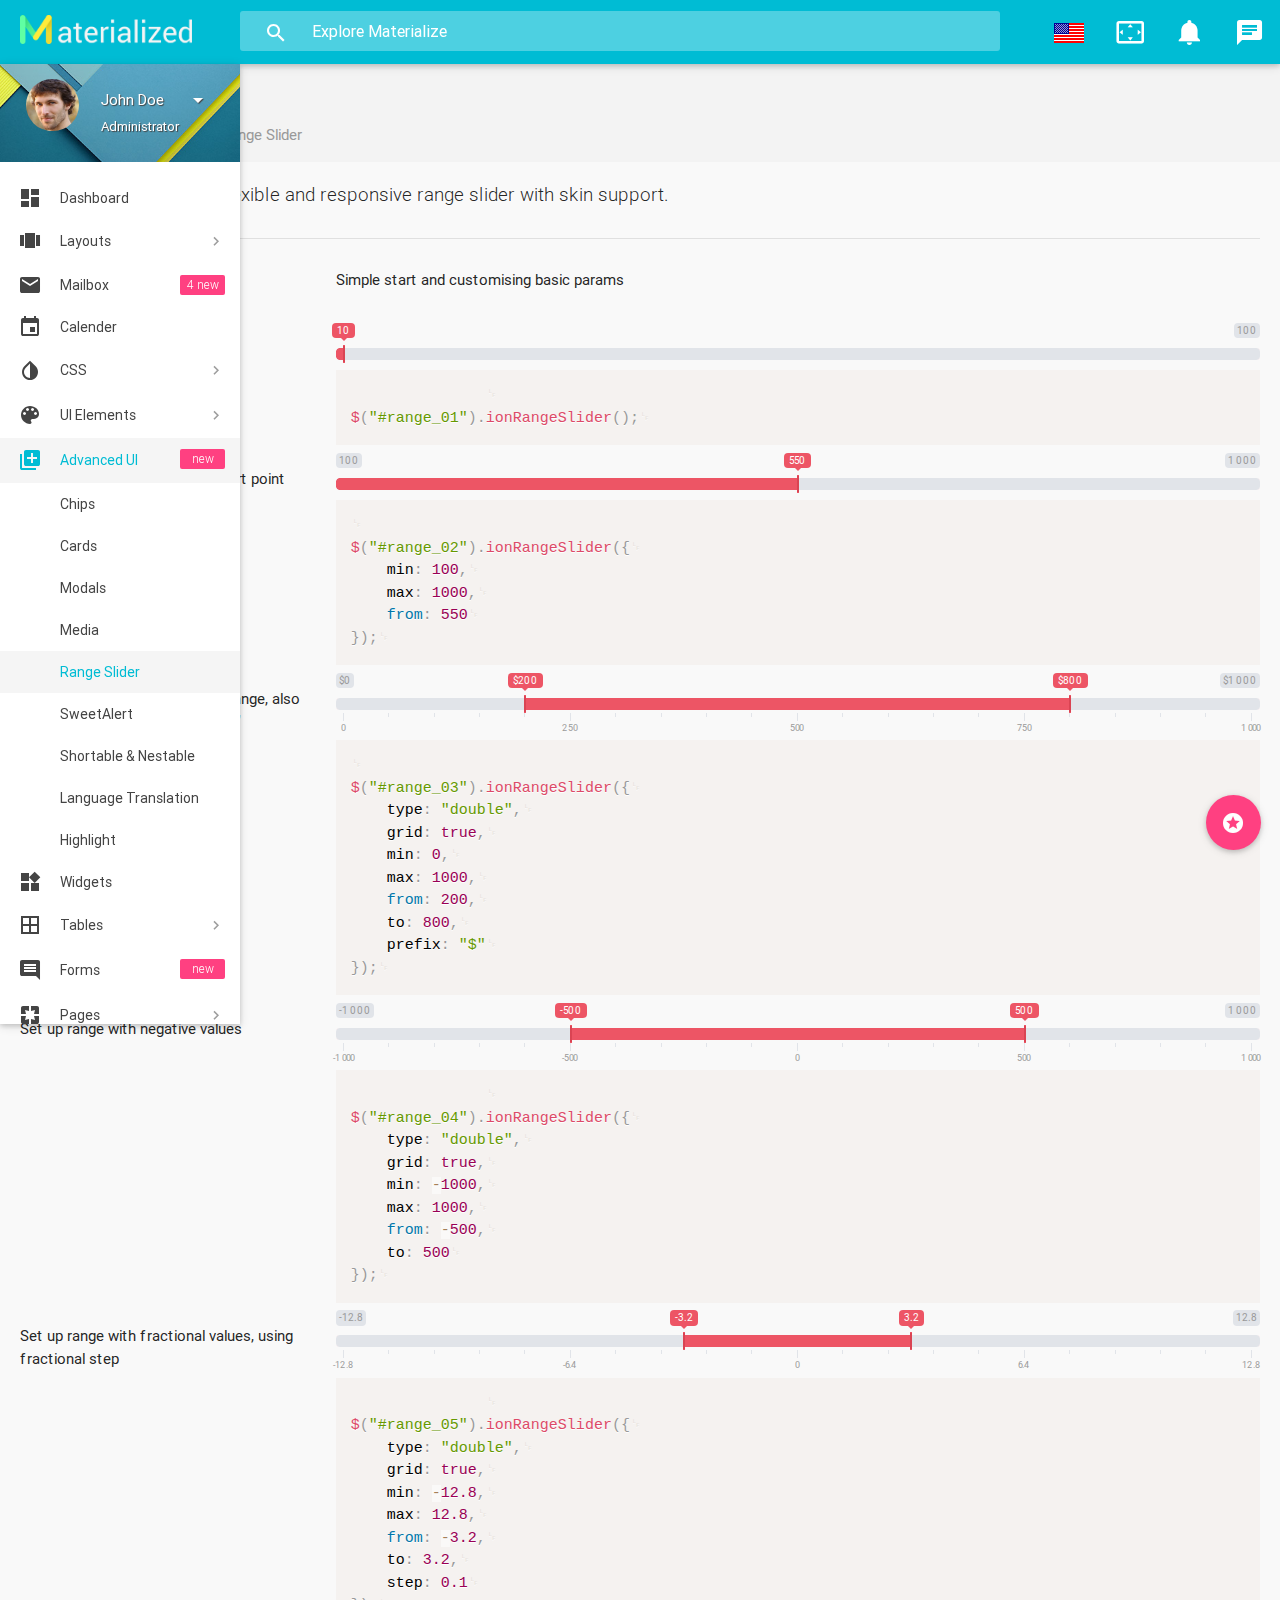
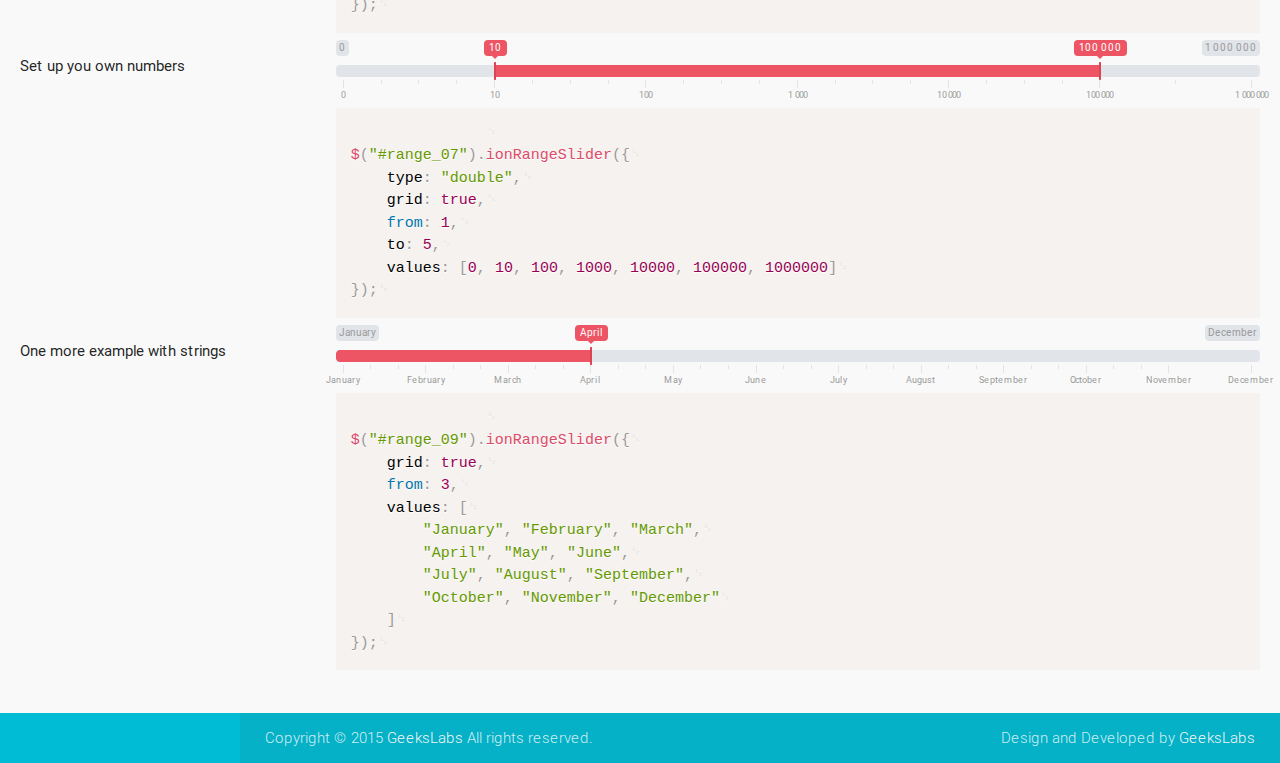
<file: template/advanced-ui-range-slider.html>
<!DOCTYPE html>
<html lang="en">

<!--================================================================================
	Item Name: Materialize - Material Design Admin Template
	Version: 3.1
	Author: GeeksLabs
	Author URL: http://www.themeforest.net/user/geekslabs
================================================================================ -->

<head>
  <meta http-equiv="Content-Type" content="text/html; charset=UTF-8">
  <meta name="viewport" content="width=device-width, initial-scale=1, maximum-scale=1.0, user-scalable=no">
  <meta http-equiv="X-UA-Compatible" content="IE=edge">
  <meta name="msapplication-tap-highlight" content="no">
  <meta name="description" content="Materialize is a Material Design Admin Template,It's modern, responsive and based on Material Design by Google. ">
  <meta name="keywords" content="materialize, admin template, dashboard template, flat admin template, responsive admin template,">
  <title>Range Slider | Materialize - Material Design Admin Template</title>

  <!-- Favicons-->
  <link rel="icon" href="images/favicon/favicon-32x32.png" sizes="32x32">
  <!-- Favicons-->
  <link rel="apple-touch-icon-precomposed" href="images/favicon/apple-touch-icon-152x152.png">
  <!-- For iPhone -->
  <meta name="msapplication-TileColor" content="#00bcd4">
  <meta name="msapplication-TileImage" content="images/favicon/mstile-144x144.png">
  <!-- For Windows Phone -->


  <!-- CORE CSS-->
  <link href="css/materialize.css" type="text/css" rel="stylesheet" media="screen,projection">
  <link href="css/style.css" type="text/css" rel="stylesheet" media="screen,projection">
  <!-- Custome CSS-->    
  <link href="css/custom/custom.css" type="text/css" rel="stylesheet" media="screen,projection">


  <!-- INCLUDED PLUGIN CSS ON THIS PAGE -->
  <link href="js/plugins/prism/prism.css" type="text/css" rel="stylesheet" media="screen,projection">
  <link href="js/plugins/perfect-scrollbar/perfect-scrollbar.css" type="text/css" rel="stylesheet" media="screen,projection">
  <link href="js/plugins/chartist-js/chartist.min.css" type="text/css" rel="stylesheet" media="screen,projection">
  <link href="js/plugins/ionRangeSlider/css/ion.rangeSlider.css" type="text/css" rel="stylesheet" media="screen,projection">
  <!--Flat Skin-->
  <link href="js/plugins/ionRangeSlider/css/ion.rangeSlider.skinFlat.css" type="text/css" rel="stylesheet" media="screen,projection">
</head>

<body>
  <!-- Start Page Loading -->
  <div id="loader-wrapper">
      <div id="loader"></div>        
      <div class="loader-section section-left"></div>
      <div class="loader-section section-right"></div>
  </div>
  <!-- End Page Loading -->

  <!-- //////////////////////////////////////////////////////////////////////////// -->

  <!-- START HEADER -->
  <header id="header" class="page-topbar">
        <!-- start header nav-->
        <div class="navbar-fixed">
            <nav class="navbar-color">
                <div class="nav-wrapper">
                    <ul class="left">                      
                      <li><h1 class="logo-wrapper"><a href="index.html" class="brand-logo darken-1"><img src="images/materialize-logo.png" alt="materialize logo"></a> <span class="logo-text">Materialize</span></h1></li>
                    </ul>
                    <div class="header-search-wrapper hide-on-med-and-down">
                        <i class="mdi-action-search"></i>
                        <input type="text" name="Search" class="header-search-input z-depth-2" placeholder="Explore Materialize"/>
                    </div>
                    <ul class="right hide-on-med-and-down">
                        <li><a href="javascript:void(0);" class="waves-effect waves-block waves-light translation-button"  data-activates="translation-dropdown"><img src="images/flag-icons/United-States.png" alt="USA" /></a>
                        </li>
                        <li><a href="javascript:void(0);" class="waves-effect waves-block waves-light toggle-fullscreen"><i class="mdi-action-settings-overscan"></i></a>
                        </li>
                        <li><a href="javascript:void(0);" class="waves-effect waves-block waves-light notification-button" data-activates="notifications-dropdown"><i class="mdi-social-notifications"><small class="notification-badge">5</small></i>
                        
                        </a>
                        </li>                        
                        <li><a href="#" data-activates="chat-out" class="waves-effect waves-block waves-light chat-collapse"><i class="mdi-communication-chat"></i></a>
                        </li>
                    </ul>
                    <!-- translation-button -->
                    <ul id="translation-dropdown" class="dropdown-content">
                      <li>
                        <a href="#!"><img src="images/flag-icons/United-States.png" alt="English" />  <span class="language-select">English</span></a>
                      </li>
                      <li>
                        <a href="#!"><img src="images/flag-icons/France.png" alt="French" />  <span class="language-select">French</span></a>
                      </li>
                      <li>
                        <a href="#!"><img src="images/flag-icons/China.png" alt="Chinese" />  <span class="language-select">Chinese</span></a>
                      </li>
                      <li>
                        <a href="#!"><img src="images/flag-icons/Germany.png" alt="German" />  <span class="language-select">German</span></a>
                      </li>
                      
                    </ul>
                    <!-- notifications-dropdown -->
                    <ul id="notifications-dropdown" class="dropdown-content">
                      <li>
                        <h5>NOTIFICATIONS <span class="new badge">5</span></h5>
                      </li>
                      <li class="divider"></li>
                      <li>
                        <a href="#!"><i class="mdi-action-add-shopping-cart"></i> A new order has been placed!</a>
                        <time class="media-meta" datetime="2015-06-12T20:50:48+08:00">2 hours ago</time>
                      </li>
                      <li>
                        <a href="#!"><i class="mdi-action-stars"></i> Completed the task</a>
                        <time class="media-meta" datetime="2015-06-12T20:50:48+08:00">3 days ago</time>
                      </li>
                      <li>
                        <a href="#!"><i class="mdi-action-settings"></i> Settings updated</a>
                        <time class="media-meta" datetime="2015-06-12T20:50:48+08:00">4 days ago</time>
                      </li>
                      <li>
                        <a href="#!"><i class="mdi-editor-insert-invitation"></i> Director meeting started</a>
                        <time class="media-meta" datetime="2015-06-12T20:50:48+08:00">6 days ago</time>
                      </li>
                      <li>
                        <a href="#!"><i class="mdi-action-trending-up"></i> Generate monthly report</a>
                        <time class="media-meta" datetime="2015-06-12T20:50:48+08:00">1 week ago</time>
                      </li>
                    </ul>
                </div>
            </nav>
        </div>
        <!-- end header nav-->
  </header>
  <!-- END HEADER -->

  <!-- //////////////////////////////////////////////////////////////////////////// -->

  <!-- START MAIN -->
  <div id="main">
    <!-- START WRAPPER -->
    <div class="wrapper">

      <!-- START LEFT SIDEBAR NAV-->
      <aside id="left-sidebar-nav">
        <ul id="slide-out" class="side-nav fixed leftside-navigation">
            <li class="user-details cyan darken-2">
            <div class="row">
                <div class="col col s4 m4 l4">
                    <img src="images/avatar.jpg" alt="" class="circle responsive-img valign profile-image">
                </div>
                <div class="col col s8 m8 l8">
                    <ul id="profile-dropdown" class="dropdown-content">
                        <li><a href="#"><i class="mdi-action-face-unlock"></i> Profile</a>
                        </li>
                        <li><a href="#"><i class="mdi-action-settings"></i> Settings</a>
                        </li>
                        <li><a href="#"><i class="mdi-communication-live-help"></i> Help</a>
                        </li>
                        <li class="divider"></li>
                        <li><a href="#"><i class="mdi-action-lock-outline"></i> Lock</a>
                        </li>
                        <li><a href="#"><i class="mdi-hardware-keyboard-tab"></i> Logout</a>
                        </li>
                    </ul>
                    <a class="btn-flat dropdown-button waves-effect waves-light white-text profile-btn" href="#" data-activates="profile-dropdown">John Doe<i class="mdi-navigation-arrow-drop-down right"></i></a>
                    <p class="user-roal">Administrator</p>
                </div>
            </div>
            </li>
            <li class="bold"><a href="index.html" class="waves-effect waves-cyan"><i class="mdi-action-dashboard"></i> Dashboard</a>
            </li>
            <li class="no-padding">
                <ul class="collapsible collapsible-accordion">
                    <li class="bold"><a class="collapsible-header waves-effect waves-cyan"><i class="mdi-action-view-carousel"></i> Layouts</a>
                        <div class="collapsible-body">
                            <ul>
                                <li><a href="layout-fullscreen.html">Full Screen</a>
                                </li>
                                <li><a href="layout-horizontal-menu.html">Horizontal Menu</a>
                                </li>
                            </ul>
                        </div>
                    </li>
                </ul>
            </li>
            <li class="bold"><a href="app-email.html" class="waves-effect waves-cyan"><i class="mdi-communication-email"></i> Mailbox <span class="new badge">4</span></a>
            </li>
            <li class="bold"><a href="app-calendar.html" class="waves-effect waves-cyan"><i class="mdi-editor-insert-invitation"></i> Calender</a>
            </li>
            <li class="no-padding">
                <ul class="collapsible collapsible-accordion">
                    <li class="bold"><a class="collapsible-header waves-effect waves-cyan"><i class="mdi-action-invert-colors"></i> CSS</a>
                        <div class="collapsible-body">
                            <ul>
                                <li><a href="css-typography.html">Typography</a>
                                </li>
                                <li><a href="css-icons.html">Icons</a>
                                </li>
                                <li><a href="css-animations.html">Animations</a>
                                </li>
                                <li><a href="css-shadow.html">Shadow</a>
                                </li>
                                <li><a href="css-media.html">Media</a>
                                </li>
                                <li><a href="css-sass.html">Sass</a>
                                </li>
                            </ul>
                        </div>
                    </li>
                    <li class="bold"><a class="collapsible-header  waves-effect waves-cyan"><i class="mdi-image-palette"></i> UI Elements</a>
                        <div class="collapsible-body">
                            <ul>
                                <li><a href="ui-alerts.html">Alerts</a>
                                </li>
                                <li><a href="ui-buttons.html">Buttons</a>
                                </li>
                                <li><a href="ui-badges.html">Badges</a>
                                </li>
                                <li><a href="ui-breadcrumbs.html">Breadcrumbs</a>
                                </li>
                                <li><a href="ui-collections.html">Collections</a>
                                </li>
                                <li><a href="ui-collapsibles.html">Collapsibles</a>
                                </li>
                                <li><a href="ui-tabs.html">Tabs</a>
                                </li>
                                <li><a href="ui-navbar.html">Navbar</a>
                                </li>
                                <li><a href="ui-pagination.html">Pagination</a>
                                </li>
                                <li><a href="ui-preloader.html">Preloader</a>
                                </li>
                                <li><a href="ui-toasts.html">Toasts</a>
                                </li>
                                <li><a href="ui-tooltip.html">Tooltip</a>
                                </li>
                                <li><a href="ui-waves.html">Waves</a>
                                </li>
                            </ul>
                        </div>
                    </li>
                    <li class="bold"><a class="collapsible-header waves-effect waves-cyan active"><i class="mdi-av-queue"></i> Advanced UI <span class="new badge"></span></a>
                        <div class="collapsible-body">
                            <ul>
                                <li><a href="advanced-ui-chips.html">Chips</a>
                                </li>
                                <li><a href="advanced-ui-cards.html">Cards</a>
                                </li>
                                <li><a href="advanced-ui-modals.html">Modals</a>
                                </li>
                                <li><a href="advanced-ui-media.html">Media</a>
                                </li>
                                <li class="active"><a href="advanced-ui-range-slider.html">Range Slider</a>
                                </li>
                                <li><a href="advanced-ui-sweetalert.html">SweetAlert</a>
                                </li>
                                <li><a href="advanced-ui-nestable.html">Shortable & Nestable</a>
                                </li>
                                <li><a href="advanced-ui-translation.html">Language Translation</a>
                                </li>
                                <li><a href="advanced-ui-highlight.html">Highlight</a>
                                </li>
                            </ul>
                        </div>
                    </li>
                    <li class="bold"><a href="app-widget.html" class="waves-effect waves-cyan"><i class="mdi-device-now-widgets"></i> Widgets</a>
                    </li>
                    <li class="bold"><a class="collapsible-header  waves-effect waves-cyan"><i class="mdi-editor-border-all"></i> Tables</a>
                        <div class="collapsible-body">
                            <ul>
                                <li><a href="table-basic.html">Basic Tables</a>
                                </li>
                                <li><a href="table-data.html">Data Tables</a>
                                </li>
                                <li><a href="table-jsgrid.html">jsGrid</a>
                                </li>
                                <li><a href="table-editable.html">Editable Table</a>
                                </li>
                                <li><a href="table-floatThead.html">floatThead</a>
                                </li>
                            </ul>
                        </div>
                    </li>
                    <li class="bold"><a class="collapsible-header  waves-effect waves-cyan"><i class="mdi-editor-insert-comment"></i> Forms <span class="new badge"></span></a>
                        <div class="collapsible-body">
                            <ul>
                                <li><a href="form-elements.html">Form Elements</a>
                                </li>
                                <li><a href="form-layouts.html">Form Layouts</a>
                                </li>
                                <li><a href="form-validation.html">Form Validations</a>
                                </li>
                                <li><a href="form-masks.html">Form Masks</a>
                                </li>
                                <li><a href="form-file-uploads.html">File Uploads</a>
                                </li>
                            </ul>
                        </div>
                    </li>
                    <li class="bold"><a class="collapsible-header  waves-effect waves-cyan"><i class="mdi-social-pages"></i> Pages</a>
                        <div class="collapsible-body">
                            <ul>                                        
                                <li><a href="page-contact.html">Contact Page</a>
                                </li>
                                <li><a href="page-todo.html">ToDos</a>
                                </li>
                                <li><a href="page-blog-1.html">Blog Type 1</a>
                                </li>
                                <li><a href="page-blog-2.html">Blog Type 2</a>
                                </li>
                                <li><a href="page-404.html">404</a>
                                </li>
                                <li><a href="page-500.html">500</a>
                                </li>
                                <li><a href="page-blank.html">Blank</a>
                                </li>
                            </ul>
                        </div>
                    </li>
                    <li class="bold"><a class="collapsible-header  waves-effect waves-cyan"><i class="mdi-action-shopping-cart"></i> eCommers</a>
                        <div class="collapsible-body">
                            <ul>
                                <li><a href="eCommerce-products-page.html">Products Page</a>
                                </li>                                        
                                <li><a href="eCommerce-pricing.html">Pricing Table</a>
                                </li>
                                <li><a href="eCommerce-invoice.html">Invoice</a>
                                </li>
                            </ul>
                        </div>
                    </li>
                    <li class="bold"><a class="collapsible-header  waves-effect waves-cyan"><i class="mdi-image-image"></i> Medias</a>
                        <div class="collapsible-body">
                            <ul>                                        
                                <li><a href="media-gallary-page.html">Gallery Page</a>
                                </li>
                                <li><a href="media-hover-effects.html">Image Hover Effects</a>
                                </li>
                            </ul>
                        </div>
                    </li>
                    <li class="bold"><a class="collapsible-header  waves-effect waves-cyan"><i class="mdi-action-account-circle"></i> User</a>
                        <div class="collapsible-body">
                            <ul>     
                                <li><a href="user-profile-page.html">User Profile</a>
                                </li>                                   
                                <li><a href="user-login.html">Login</a>
                                </li>                                        
                                <li><a href="user-register.html">Register</a>
                                </li>
                                <li><a href="user-forgot-password.html">Forgot Password</a>
                                </li>
                                <li><a href="user-lock-screen.html">Lock Screen</a>
                                </li>                                        
                                
                            </ul>
                        </div>
                    </li>
                    
                    <li class="bold"><a class="collapsible-header waves-effect waves-cyan"><i class="mdi-editor-insert-chart"></i> Charts</a>
                        <div class="collapsible-body">
                            <ul>
                                <li><a href="charts-chartjs.html">Chart JS</a>
                                </li>
                                <li><a href="charts-chartist.html">Chartist</a>
                                </li>
                                <li><a href="charts-morris.html">Morris Charts</a>
                                </li>
                                <li><a href="charts-xcharts.html">xCharts</a>
                                </li>
                                <li><a href="charts-flotcharts.html">Flot Charts</a>
                                </li>
                                <li><a href="charts-sparklines.html">Sparkline Charts</a>
                                </li>
                            </ul>
                        </div>
                    </li>
                </ul>
            </li>
            <li class="li-hover"><div class="divider"></div></li>
            <li class="li-hover"><p class="ultra-small margin more-text">MORE</p></li>
            <li><a href="angular-ui.html"><i class="mdi-action-verified-user"></i> Angular UI  <span class="new badge"></span></a>
            </li>
            <li><a href="css-grid.html"><i class="mdi-image-grid-on"></i> Grid</a>
            </li>
            <li><a href="css-color.html"><i class="mdi-editor-format-color-fill"></i> Color</a>
            </li>
            <li><a href="css-helpers.html"><i class="mdi-communication-live-help"></i> Helpers</a>
            </li>
            <li><a href="changelogs.html"><i class="mdi-action-swap-vert-circle"></i> Changelogs</a>
            </li>                    
            <li class="li-hover"><div class="divider"></div></li>
            <li class="li-hover"><p class="ultra-small margin more-text">Daily Sales</p></li>
            <li class="li-hover">
                <div class="row">
                    <div class="col s12 m12 l12">
                        <div class="sample-chart-wrapper">                            
                            <div class="ct-chart ct-golden-section" id="ct2-chart"></div>
                        </div>
                    </div>
                </div>
            </li>
        </ul>
        <a href="#" data-activates="slide-out" class="sidebar-collapse btn-floating btn-medium waves-effect waves-light hide-on-large-only cyan"><i class="mdi-navigation-menu"></i></a>
        </aside>
      <!-- END LEFT SIDEBAR NAV-->

      <!-- //////////////////////////////////////////////////////////////////////////// -->

      <!-- START CONTENT -->
      <section id="content">

        <!--breadcrumbs start-->
        <div id="breadcrumbs-wrapper">
            <!-- Search for small screen -->
            <div class="header-search-wrapper grey hide-on-large-only">
                <i class="mdi-action-search active"></i>
                <input type="text" name="Search" class="header-search-input z-depth-2" placeholder="Explore Materialize">
            </div>
          <div class="container">
            <div class="row">
              <div class="col s12 m12 l12">
                <h5 class="breadcrumbs-title">Range Slider</h5>
                <ol class="breadcrumbs">
                  <li><a href="index.html">Dashboard</a>
                  </li>
                  <li><a href="#">Advanced UI</a>
                  </li>
                  <li class="active">Range Slider</li>
                </ol>
              </div>
            </div>
          </div>
        </div>
        <!--breadcrumbs end-->


        <!--start container-->
        <div class="container">
          <p class="caption"><a href="http://ionden.com/a/plugins/ion.rangeSlider/en.html" target="_blank">ion.RangeSlider</a> is Easy, flexible and responsive range slider with skin support.</p>
          <div class="divider"></div>
          <!--range-slider-->
          <div id="range-slider" class="section">
            <div class="row">
              <div class="col s12 m4 l3">
                <h4 class="header">Basic Demo</h4>
              </div>
              <div class="col s12 m8 l9">
                  <p>Simple start and customising basic params</p>
              </div>
            </div>
            
            <div class="row">
              <div class="col s12 m4 l3">
                <p>Start without params</p>
              </div>
              <div class="col s12 m8 l9">
                  <div id="range_01"></div>
<pre class="language-javascript"><code class="language-javascript" data-language="javascript">               
$("#range_01").ionRangeSlider();
</pre></code>
              </div>
            </div>
            
            <div class="row">
              <div class="col s12 m4 l3">
                <p>Set min value, max value and start point</p>
              </div>
              <div class="col s12 m8 l9">
                  <div id="range_02"></div>
<pre class="language-javascript"><code class="language-javascript" data-language="javascript">
$("#range_02").ionRangeSlider({
    min: 100,
    max: 1000,
    from: 550
});
</pre></code>
              </div>
            </div>
            
            <div class="row">
              <div class="col s12 m4 l3">
                <p>Set type to double and specify range, also showing grid and adding prefix "$"</p>
              </div>
              <div class="col s12 m8 l9">
                  <div id="range_03"></div>
<pre class="language-javascript"><code class="language-javascript" data-language="javascript">
$("#range_03").ionRangeSlider({
    type: "double",
    grid: true,
    min: 0,
    max: 1000,
    from: 200,
    to: 800,
    prefix: "$"
});
</pre></code>
              </div>
            </div>
            
            
            
            <!--Set up range and step-->
            <div class="row">
              <div class="col s12 m4 l3">
                <p>Set up range with negative values</p>
              </div>
              <div class="col s12 m8 l9">
                  <div id="range_04"></div>
<pre class="language-javascript"><code class="language-javascript" data-language="javascript">               
$("#range_04").ionRangeSlider({
    type: "double",
    grid: true,
    min: -1000,
    max: 1000,
    from: -500,
    to: 500
});
</pre></code>
              </div>
            </div>
            
            <div class="row">
              <div class="col s12 m4 l3">
                <p>Set up range with fractional values, using fractional step</p>
              </div>
              <div class="col s12 m8 l9">
                  <div id="range_05"></div>
<pre class="language-javascript"><code class="language-javascript" data-language="javascript">               
$("#range_05").ionRangeSlider({
    type: "double",
    grid: true,
    min: -12.8,
    max: 12.8,
    from: -3.2,
    to: 3.2,
    step: 0.1
});
</pre></code>
              </div>
            </div>
            
            
            <!--Using custom values array-->
            <div class="row">
              <div class="col s12 m4 l3">
                <p>Set up you own numbers</p>
              </div>
              <div class="col s12 m8 l9">
                  <div id="range_07"></div>
<pre class="language-javascript"><code class="language-javascript" data-language="javascript">               
$("#range_07").ionRangeSlider({
    type: "double",
    grid: true,
    from: 1,
    to: 5,
    values: [0, 10, 100, 1000, 10000, 100000, 1000000]
});
</pre></code>
              </div>
            </div>
            
            <div class="row">
              <div class="col s12 m4 l3">
                <p>One more example with strings</p>
              </div>
              <div class="col s12 m8 l9">
                  <div id="range_09"></div>
<pre class="language-javascript"><code class="language-javascript" data-language="javascript">               
$("#range_09").ionRangeSlider({
    grid: true,
    from: 3,
    values: [
        "January", "February", "March",
        "April", "May", "June",
        "July", "August", "September",
        "October", "November", "December"
    ]
});
</pre></code>
              </div>
            </div>
            
            
          </div>
          <!-- Floating Action Button -->
            <div class="fixed-action-btn" style="bottom: 50px; right: 19px;">
                <a class="btn-floating btn-large">
                  <i class="mdi-action-stars"></i>
                </a>
                <ul>
                  <li><a href="css-helpers.html" class="btn-floating red"><i class="large mdi-communication-live-help"></i></a></li>
                  <li><a href="app-widget.html" class="btn-floating yellow darken-1"><i class="large mdi-device-now-widgets"></i></a></li>
                  <li><a href="app-calendar.html" class="btn-floating green"><i class="large mdi-editor-insert-invitation"></i></a></li>
                  <li><a href="app-email.html" class="btn-floating blue"><i class="large mdi-communication-email"></i></a></li>
                </ul>
            </div>
            <!-- Floating Action Button -->
        </div>
        <!--end container-->

      </section>
      <!-- END CONTENT -->

      <!-- //////////////////////////////////////////////////////////////////////////// -->
      <!-- START RIGHT SIDEBAR NAV-->
      <aside id="right-sidebar-nav">
        <ul id="chat-out" class="side-nav rightside-navigation">
            <li class="li-hover">
            <a href="#" data-activates="chat-out" class="chat-close-collapse right"><i class="mdi-navigation-close"></i></a>
            <div id="right-search" class="row">
                <form class="col s12">
                    <div class="input-field">
                        <i class="mdi-action-search prefix"></i>
                        <input id="icon_prefix" type="text" class="validate">
                        <label for="icon_prefix">Search</label>
                    </div>
                </form>
            </div>
            </li>
            <li class="li-hover">
                <ul class="chat-collapsible" data-collapsible="expandable">
                <li>
                    <div class="collapsible-header teal white-text active"><i class="mdi-social-whatshot"></i>Recent Activity</div>
                    <div class="collapsible-body recent-activity">
                        <div class="recent-activity-list chat-out-list row">
                            <div class="col s3 recent-activity-list-icon"><i class="mdi-action-add-shopping-cart"></i>
                            </div>
                            <div class="col s9 recent-activity-list-text">
                                <a href="#">just now</a>
                                <p>Jim Doe Purchased new equipments for zonal office.</p>
                            </div>
                        </div>
                        <div class="recent-activity-list chat-out-list row">
                            <div class="col s3 recent-activity-list-icon"><i class="mdi-device-airplanemode-on"></i>
                            </div>
                            <div class="col s9 recent-activity-list-text">
                                <a href="#">Yesterday</a>
                                <p>Your Next flight for USA will be on 15th August 2015.</p>
                            </div>
                        </div>
                        <div class="recent-activity-list chat-out-list row">
                            <div class="col s3 recent-activity-list-icon"><i class="mdi-action-settings-voice"></i>
                            </div>
                            <div class="col s9 recent-activity-list-text">
                                <a href="#">5 Days Ago</a>
                                <p>Natalya Parker Send you a voice mail for next conference.</p>
                            </div>
                        </div>
                        <div class="recent-activity-list chat-out-list row">
                            <div class="col s3 recent-activity-list-icon"><i class="mdi-action-store"></i>
                            </div>
                            <div class="col s9 recent-activity-list-text">
                                <a href="#">Last Week</a>
                                <p>Jessy Jay open a new store at S.G Road.</p>
                            </div>
                        </div>
                        <div class="recent-activity-list chat-out-list row">
                            <div class="col s3 recent-activity-list-icon"><i class="mdi-action-settings-voice"></i>
                            </div>
                            <div class="col s9 recent-activity-list-text">
                                <a href="#">5 Days Ago</a>
                                <p>Natalya Parker Send you a voice mail for next conference.</p>
                            </div>
                        </div>
                    </div>
                </li>
                <li>
                    <div class="collapsible-header light-blue white-text active"><i class="mdi-editor-attach-money"></i>Sales Repoart</div>
                    <div class="collapsible-body sales-repoart">
                        <div class="sales-repoart-list  chat-out-list row">
                            <div class="col s8">Target Salse</div>
                            <div class="col s4"><span id="sales-line-1"></span>
                            </div>
                        </div>
                        <div class="sales-repoart-list chat-out-list row">
                            <div class="col s8">Payment Due</div>
                            <div class="col s4"><span id="sales-bar-1"></span>
                            </div>
                        </div>
                        <div class="sales-repoart-list chat-out-list row">
                            <div class="col s8">Total Delivery</div>
                            <div class="col s4"><span id="sales-line-2"></span>
                            </div>
                        </div>
                        <div class="sales-repoart-list chat-out-list row">
                            <div class="col s8">Total Progress</div>
                            <div class="col s4"><span id="sales-bar-2"></span>
                            </div>
                        </div>
                    </div>
                </li>
                <li>
                    <div class="collapsible-header red white-text"><i class="mdi-action-stars"></i>Favorite Associates</div>
                    <div class="collapsible-body favorite-associates">
                        <div class="favorite-associate-list chat-out-list row">
                            <div class="col s4"><img src="images/avatar.jpg" alt="" class="circle responsive-img online-user valign profile-image">
                            </div>
                            <div class="col s8">
                                <p>Eileen Sideways</p>
                                <p class="place">Los Angeles, CA</p>
                            </div>
                        </div>
                        <div class="favorite-associate-list chat-out-list row">
                            <div class="col s4"><img src="images/avatar.jpg" alt="" class="circle responsive-img online-user valign profile-image">
                            </div>
                            <div class="col s8">
                                <p>Zaham Sindil</p>
                                <p class="place">San Francisco, CA</p>
                            </div>
                        </div>
                        <div class="favorite-associate-list chat-out-list row">
                            <div class="col s4"><img src="images/avatar.jpg" alt="" class="circle responsive-img offline-user valign profile-image">
                            </div>
                            <div class="col s8">
                                <p>Renov Leongal</p>
                                <p class="place">Cebu City, Philippines</p>
                            </div>
                        </div>
                        <div class="favorite-associate-list chat-out-list row">
                            <div class="col s4"><img src="images/avatar.jpg" alt="" class="circle responsive-img online-user valign profile-image">
                            </div>
                            <div class="col s8">
                                <p>Weno Carasbong</p>
                                <p>Tokyo, Japan</p>
                            </div>
                        </div>
                        <div class="favorite-associate-list chat-out-list row">
                            <div class="col s4"><img src="images/avatar.jpg" alt="" class="circle responsive-img offline-user valign profile-image">
                            </div>
                            <div class="col s8">
                                <p>Nusja Nawancali</p>
                                <p class="place">Bangkok, Thailand</p>
                            </div>
                        </div>
                    </div>
                </li>
                </ul>
            </li>
        </ul>
      </aside>
      <!-- LEFT RIGHT SIDEBAR NAV-->

    </div>
    <!-- END WRAPPER -->

  </div>
  <!-- END MAIN -->



  <!-- //////////////////////////////////////////////////////////////////////////// -->

  <!-- START FOOTER -->
  <footer class="page-footer">
    <div class="footer-copyright">
      <div class="container">
        <span>Copyright © 2015 <a class="grey-text text-lighten-4" href="http://themeforest.net/user/geekslabs/portfolio?ref=geekslabs" target="_blank">GeeksLabs</a> All rights reserved.</span>
        <span class="right"> Design and Developed by <a class="grey-text text-lighten-4" href="http://geekslabs.com/">GeeksLabs</a></span>
        </div>
    </div>
  </footer>
    <!-- END FOOTER -->



    <!-- ================================================
    Scripts
    ================================================ -->
    
    <!-- jQuery Library -->
    <script type="text/javascript" src="js/plugins/jquery-1.11.2.min.js"></script>    
    <!--angularjs-->
    <script type="text/javascript" src="js/plugins/angular.min.js"></script>
    <!--materialize js-->
    <script type="text/javascript" src="js/materialize.js"></script>
    <!--prism -->
    <script type="text/javascript" src="js/plugins/prism/prism.js"></script>
    <!--rangeSlider -->
    <script type="text/javascript" src="js/plugins/ionRangeSlider/js/ion.rangeSlider.js"></script>
    <!--scrollbar-->
    <script type="text/javascript" src="js/plugins/perfect-scrollbar/perfect-scrollbar.min.js"></script>
    <!-- chartist -->
    <script type="text/javascript" src="js/plugins/chartist-js/chartist.min.js"></script>   
    
    <!--plugins.js - Some Specific JS codes for Plugin Settings-->
    <script type="text/javascript" src="js/plugins.js"></script>
    <!--custom-script.js - Add your own theme custom JS-->
    <script type="text/javascript" src="js/custom-script.js"></script>
    
    <script type="text/javascript">
          //Start without params
          $("#range_01").ionRangeSlider();
          //Set min value, max value and start point
          $("#range_02").ionRangeSlider({
            min: 100,
            max: 1000,
            from: 550
          });
          //Set type to double and specify range, also showing grid and adding prefix "$"
          $("#range_03").ionRangeSlider({
            type: "double",
            grid: true,
            min: 0,
            max: 1000,
            from: 200,
            to: 800,
            prefix: "$"
        });
        
        //Set up range with negative values
        $("#range_04").ionRangeSlider({
            type: "double",
            grid: true,
            min: -1000,
            max: 1000,
            from: -500,
            to: 500
        });
        
        //Set up range with fractional values, using fractional step
        $("#range_05").ionRangeSlider({
            type: "double",
            grid: true,
            min: -12.8,
            max: 12.8,
            from: -3.2,
            to: 3.2,
            step: 0.1
        });
        
        //Set up you own numbers
        $("#range_07").ionRangeSlider({
            type: "double",
            grid: true,
            from: 1,
            to: 5,
            values: [0, 10, 100, 1000, 10000, 100000, 1000000]
        });
        
        //One more example with strings
        $("#range_09").ionRangeSlider({
            grid: true,
            from: 3,
            values: [
                "January", "February", "March",
                "April", "May", "June",
                "July", "August", "September",
                "October", "November", "December"
            ]
        });
    </script>
    
</body>

</html>
</file>
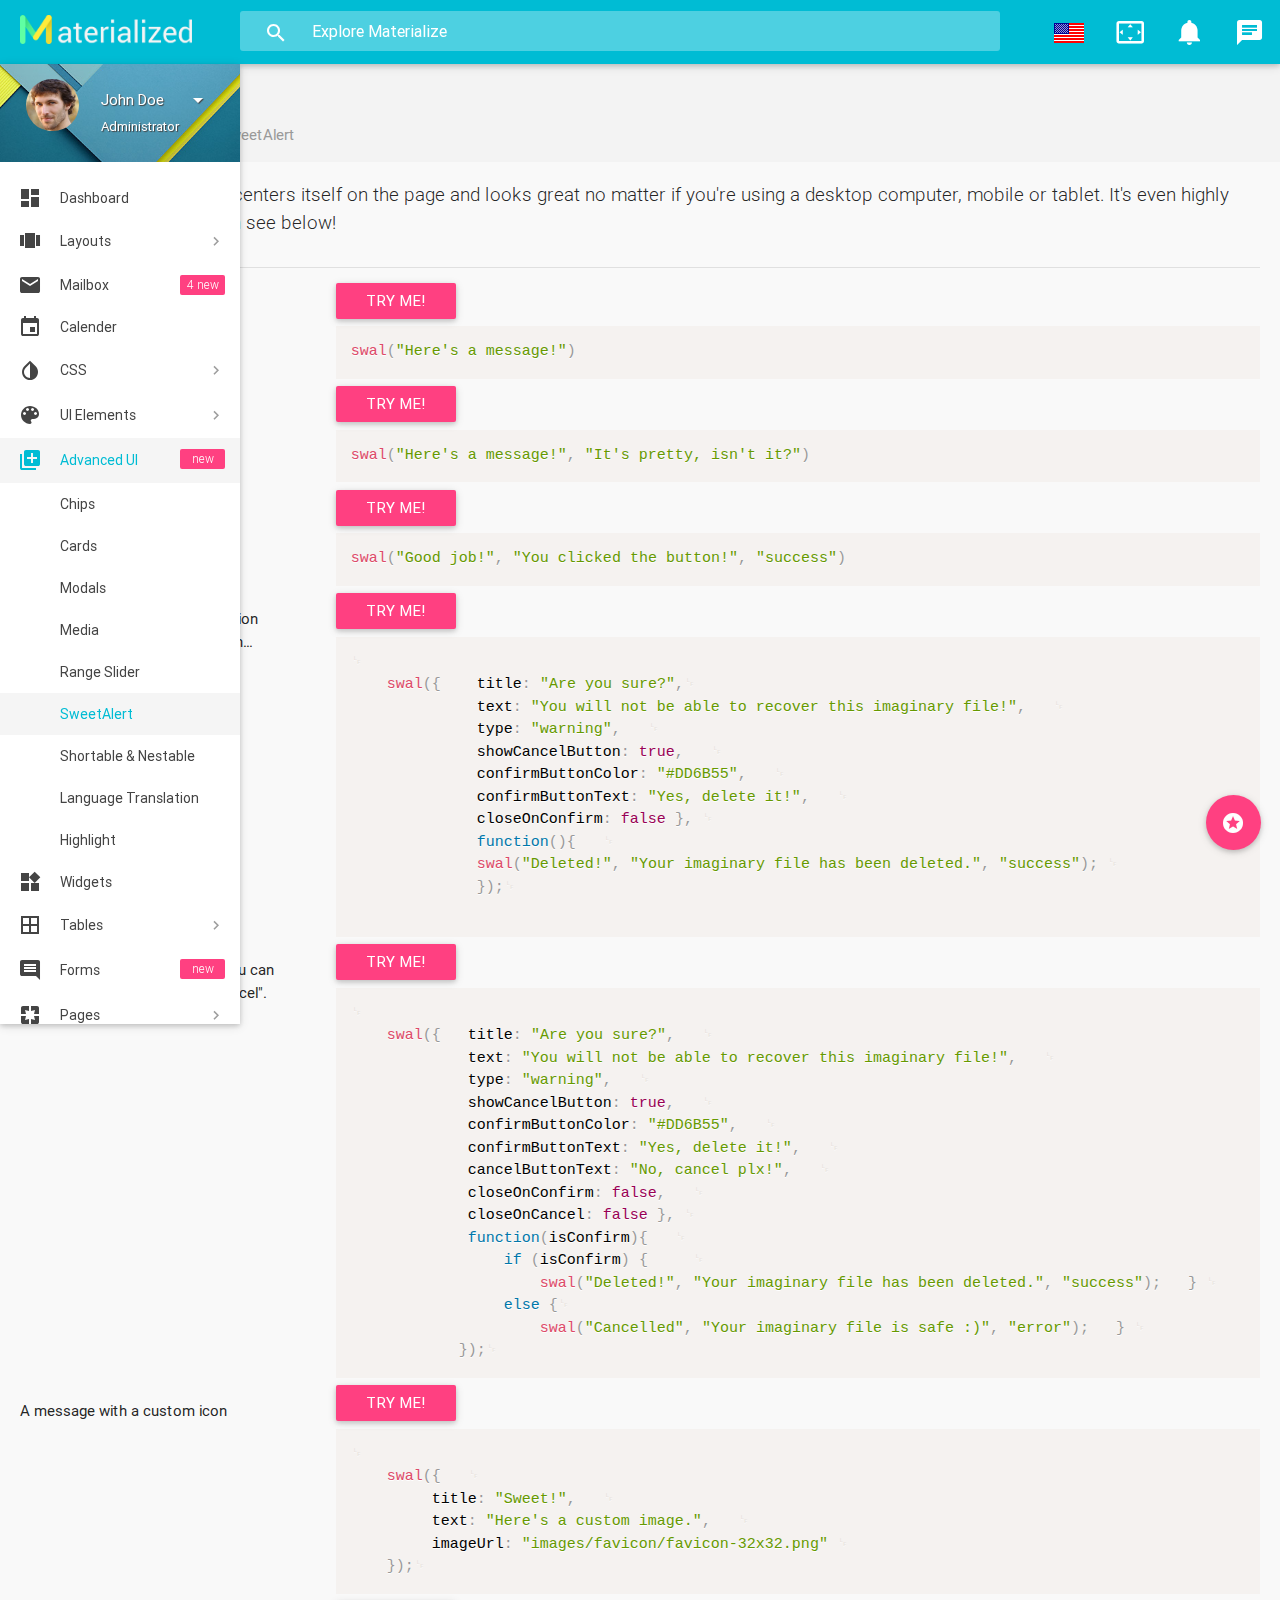
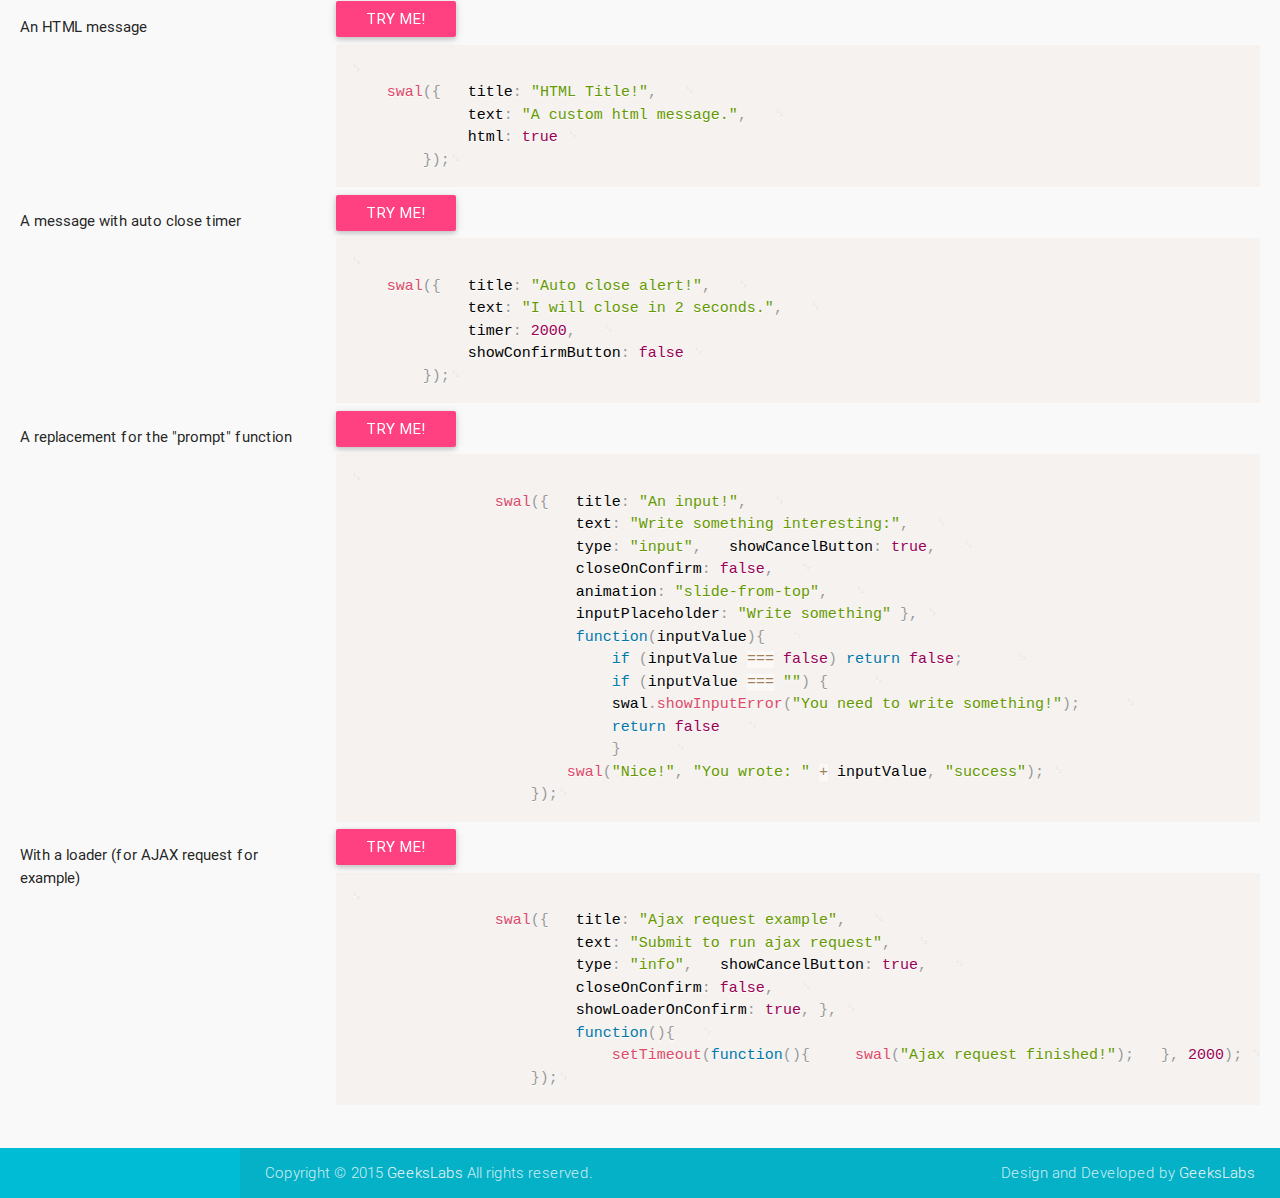
<file: template/advanced-ui-sweetalert.html>
<!DOCTYPE html>
<html lang="en">

<!--================================================================================
	Item Name: Materialize - Material Design Admin Template
	Version: 3.1
	Author: GeeksLabs
	Author URL: http://www.themeforest.net/user/geekslabs
================================================================================ -->

<head>
  <meta http-equiv="Content-Type" content="text/html; charset=UTF-8">
  <meta name="viewport" content="width=device-width, initial-scale=1, maximum-scale=1.0, user-scalable=no">
  <meta http-equiv="X-UA-Compatible" content="IE=edge">
  <meta name="msapplication-tap-highlight" content="no">
  <meta name="description" content="Materialize is a Material Design Admin Template,It's modern, responsive and based on Material Design by Google. ">
  <meta name="keywords" content="materialize, admin template, dashboard template, flat admin template, responsive admin template,">
  <title>SweetAlert | Materialize - Material Design Admin Template</title>

  <!-- Favicons-->
  <link rel="icon" href="images/favicon/favicon-32x32.png" sizes="32x32">
  <!-- Favicons-->
  <link rel="apple-touch-icon-precomposed" href="images/favicon/apple-touch-icon-152x152.png">
  <!-- For iPhone -->
  <meta name="msapplication-TileColor" content="#00bcd4">
  <meta name="msapplication-TileImage" content="images/favicon/mstile-144x144.png">
  <!-- For Windows Phone -->


  <!-- CORE CSS-->
  <link href="css/materialize.css" type="text/css" rel="stylesheet" media="screen,projection">
  <link href="css/style.css" type="text/css" rel="stylesheet" media="screen,projection">
  <!-- Custome CSS-->    
  <link href="css/custom/custom.css" type="text/css" rel="stylesheet" media="screen,projection">

  <!-- INCLUDED PLUGIN CSS ON THIS PAGE -->
  <link href="js/plugins/prism/prism.css" type="text/css" rel="stylesheet" media="screen,projection">
  <link href="js/plugins/perfect-scrollbar/perfect-scrollbar.css" type="text/css" rel="stylesheet" media="screen,projection">
  <link href="js/plugins/chartist-js/chartist.min.css" type="text/css" rel="stylesheet" media="screen,projection">
  <link href="js/plugins/sweetalert/dist/sweetalert.css" type="text/css" rel="stylesheet" media="screen,projection">
  
  <!--you can use custom css from js/plugins/sweetalert/themes/-->
  <!--<link href="js/plugins/sweetalert/themes/google/google.css" type="text/css" rel="stylesheet" media="screen,projection">-->
  
</head>

<body>
  <!-- Start Page Loading -->
  <div id="loader-wrapper">
      <div id="loader"></div>        
      <div class="loader-section section-left"></div>
      <div class="loader-section section-right"></div>
  </div>
  <!-- End Page Loading -->

  <!-- //////////////////////////////////////////////////////////////////////////// -->

  <!-- START HEADER -->
  <header id="header" class="page-topbar">
        <!-- start header nav-->
        <div class="navbar-fixed">
            <nav class="navbar-color">
                <div class="nav-wrapper">
                    <ul class="left">                      
                      <li><h1 class="logo-wrapper"><a href="index.html" class="brand-logo darken-1"><img src="images/materialize-logo.png" alt="materialize logo"></a> <span class="logo-text">Materialize</span></h1></li>
                    </ul>
                    <div class="header-search-wrapper hide-on-med-and-down">
                        <i class="mdi-action-search"></i>
                        <input type="text" name="Search" class="header-search-input z-depth-2" placeholder="Explore Materialize"/>
                    </div>
                    <ul class="right hide-on-med-and-down">
                        <li><a href="javascript:void(0);" class="waves-effect waves-block waves-light translation-button"  data-activates="translation-dropdown"><img src="images/flag-icons/United-States.png" alt="USA" /></a>
                        </li>
                        <li><a href="javascript:void(0);" class="waves-effect waves-block waves-light toggle-fullscreen"><i class="mdi-action-settings-overscan"></i></a>
                        </li>
                        <li><a href="javascript:void(0);" class="waves-effect waves-block waves-light notification-button" data-activates="notifications-dropdown"><i class="mdi-social-notifications"><small class="notification-badge">5</small></i>
                        
                        </a>
                        </li>                        
                        <li><a href="#" data-activates="chat-out" class="waves-effect waves-block waves-light chat-collapse"><i class="mdi-communication-chat"></i></a>
                        </li>
                    </ul>
                    <!-- translation-button -->
                    <ul id="translation-dropdown" class="dropdown-content">
                      <li>
                        <a href="#!"><img src="images/flag-icons/United-States.png" alt="English" />  <span class="language-select">English</span></a>
                      </li>
                      <li>
                        <a href="#!"><img src="images/flag-icons/France.png" alt="French" />  <span class="language-select">French</span></a>
                      </li>
                      <li>
                        <a href="#!"><img src="images/flag-icons/China.png" alt="Chinese" />  <span class="language-select">Chinese</span></a>
                      </li>
                      <li>
                        <a href="#!"><img src="images/flag-icons/Germany.png" alt="German" />  <span class="language-select">German</span></a>
                      </li>
                      
                    </ul>
                    <!-- notifications-dropdown -->
                    <ul id="notifications-dropdown" class="dropdown-content">
                      <li>
                        <h5>NOTIFICATIONS <span class="new badge">5</span></h5>
                      </li>
                      <li class="divider"></li>
                      <li>
                        <a href="#!"><i class="mdi-action-add-shopping-cart"></i> A new order has been placed!</a>
                        <time class="media-meta" datetime="2015-06-12T20:50:48+08:00">2 hours ago</time>
                      </li>
                      <li>
                        <a href="#!"><i class="mdi-action-stars"></i> Completed the task</a>
                        <time class="media-meta" datetime="2015-06-12T20:50:48+08:00">3 days ago</time>
                      </li>
                      <li>
                        <a href="#!"><i class="mdi-action-settings"></i> Settings updated</a>
                        <time class="media-meta" datetime="2015-06-12T20:50:48+08:00">4 days ago</time>
                      </li>
                      <li>
                        <a href="#!"><i class="mdi-editor-insert-invitation"></i> Director meeting started</a>
                        <time class="media-meta" datetime="2015-06-12T20:50:48+08:00">6 days ago</time>
                      </li>
                      <li>
                        <a href="#!"><i class="mdi-action-trending-up"></i> Generate monthly report</a>
                        <time class="media-meta" datetime="2015-06-12T20:50:48+08:00">1 week ago</time>
                      </li>
                    </ul>
                </div>
            </nav>
        </div>
        <!-- end header nav-->
  </header>
  <!-- END HEADER -->

  <!-- //////////////////////////////////////////////////////////////////////////// -->

  <!-- START MAIN -->
  <div id="main">
    <!-- START WRAPPER -->
    <div class="wrapper">

      <!-- START LEFT SIDEBAR NAV-->
      <aside id="left-sidebar-nav">
        <ul id="slide-out" class="side-nav fixed leftside-navigation">
            <li class="user-details cyan darken-2">
            <div class="row">
                <div class="col col s4 m4 l4">
                    <img src="images/avatar.jpg" alt="" class="circle responsive-img valign profile-image">
                </div>
                <div class="col col s8 m8 l8">
                    <ul id="profile-dropdown" class="dropdown-content">
                        <li><a href="#"><i class="mdi-action-face-unlock"></i> Profile</a>
                        </li>
                        <li><a href="#"><i class="mdi-action-settings"></i> Settings</a>
                        </li>
                        <li><a href="#"><i class="mdi-communication-live-help"></i> Help</a>
                        </li>
                        <li class="divider"></li>
                        <li><a href="#"><i class="mdi-action-lock-outline"></i> Lock</a>
                        </li>
                        <li><a href="#"><i class="mdi-hardware-keyboard-tab"></i> Logout</a>
                        </li>
                    </ul>
                    <a class="btn-flat dropdown-button waves-effect waves-light white-text profile-btn" href="#" data-activates="profile-dropdown">John Doe<i class="mdi-navigation-arrow-drop-down right"></i></a>
                    <p class="user-roal">Administrator</p>
                </div>
            </div>
            </li>
            <li class="bold"><a href="index.html" class="waves-effect waves-cyan"><i class="mdi-action-dashboard"></i> Dashboard</a>
            </li>
            <li class="no-padding">
                <ul class="collapsible collapsible-accordion">
                    <li class="bold"><a class="collapsible-header waves-effect waves-cyan"><i class="mdi-action-view-carousel"></i> Layouts</a>
                        <div class="collapsible-body">
                            <ul>
                                <li><a href="layout-fullscreen.html">Full Screen</a>
                                </li>
                                <li><a href="layout-horizontal-menu.html">Horizontal Menu</a>
                                </li>
                            </ul>
                        </div>
                    </li>
                </ul>
            </li>
            <li class="bold"><a href="app-email.html" class="waves-effect waves-cyan"><i class="mdi-communication-email"></i> Mailbox <span class="new badge">4</span></a>
            </li>
            <li class="bold"><a href="app-calendar.html" class="waves-effect waves-cyan"><i class="mdi-editor-insert-invitation"></i> Calender</a>
            </li>
            <li class="no-padding">
                <ul class="collapsible collapsible-accordion">
                    <li class="bold"><a class="collapsible-header waves-effect waves-cyan"><i class="mdi-action-invert-colors"></i> CSS</a>
                        <div class="collapsible-body">
                            <ul>
                                <li><a href="css-typography.html">Typography</a>
                                </li>
                                <li><a href="css-icons.html">Icons</a>
                                </li>
                                <li><a href="css-animations.html">Animations</a>
                                </li>
                                <li><a href="css-shadow.html">Shadow</a>
                                </li>
                                <li><a href="css-media.html">Media</a>
                                </li>
                                <li><a href="css-sass.html">Sass</a>
                                </li>
                            </ul>
                        </div>
                    </li>
                    <li class="bold"><a class="collapsible-header  waves-effect waves-cyan"><i class="mdi-image-palette"></i> UI Elements</a>
                        <div class="collapsible-body">
                            <ul>
                                <li><a href="ui-alerts.html">Alerts</a>
                                </li>
                                <li><a href="ui-buttons.html">Buttons</a>
                                </li>
                                <li><a href="ui-badges.html">Badges</a>
                                </li>
                                <li><a href="ui-breadcrumbs.html">Breadcrumbs</a>
                                </li>
                                <li><a href="ui-collections.html">Collections</a>
                                </li>
                                <li><a href="ui-collapsibles.html">Collapsibles</a>
                                </li>
                                <li><a href="ui-tabs.html">Tabs</a>
                                </li>
                                <li><a href="ui-navbar.html">Navbar</a>
                                </li>
                                <li><a href="ui-pagination.html">Pagination</a>
                                </li>
                                <li><a href="ui-preloader.html">Preloader</a>
                                </li>
                                <li><a href="ui-toasts.html">Toasts</a>
                                </li>
                                <li><a href="ui-tooltip.html">Tooltip</a>
                                </li>
                                <li><a href="ui-waves.html">Waves</a>
                                </li>
                            </ul>
                        </div>
                    </li>
                    <li class="bold"><a class="collapsible-header waves-effect waves-cyan active"><i class="mdi-av-queue"></i> Advanced UI <span class="new badge"></span></a>
                        <div class="collapsible-body">
                            <ul>
                                <li><a href="advanced-ui-chips.html">Chips</a>
                                </li>
                                <li><a href="advanced-ui-cards.html">Cards</a>
                                </li>
                                <li><a href="advanced-ui-modals.html">Modals</a>
                                </li>
                                <li><a href="advanced-ui-media.html">Media</a>
                                </li>
                                <li><a href="advanced-ui-range-slider.html">Range Slider</a>
                                </li>
                                <li class="active"><a href="advanced-ui-sweetalert.html">SweetAlert</a>
                                </li>
                                <li><a href="advanced-ui-nestable.html">Shortable & Nestable</a>
                                </li>
                                <li><a href="advanced-ui-translation.html">Language Translation</a>
                                </li>
                                <li><a href="advanced-ui-highlight.html">Highlight</a>
                                </li>
                            </ul>
                        </div>
                    </li>
                    <li class="bold"><a href="app-widget.html" class="waves-effect waves-cyan"><i class="mdi-device-now-widgets"></i> Widgets</a>
                    </li>
                    <li class="bold"><a class="collapsible-header  waves-effect waves-cyan"><i class="mdi-editor-border-all"></i> Tables</a>
                        <div class="collapsible-body">
                            <ul>
                                <li><a href="table-basic.html">Basic Tables</a>
                                </li>
                                <li><a href="table-data.html">Data Tables</a>
                                </li>
                                <li><a href="table-jsgrid.html">jsGrid</a>
                                </li>
                                <li><a href="table-editable.html">Editable Table</a>
                                </li>
                                <li><a href="table-floatThead.html">floatThead</a>
                                </li>
                            </ul>
                        </div>
                    </li>
                    <li class="bold"><a class="collapsible-header  waves-effect waves-cyan"><i class="mdi-editor-insert-comment"></i> Forms <span class="new badge"></span></a>
                        <div class="collapsible-body">
                            <ul>
                                <li><a href="form-elements.html">Form Elements</a>
                                </li>
                                <li><a href="form-layouts.html">Form Layouts</a>
                                </li>
                                <li><a href="form-validation.html">Form Validations</a>
                                </li>
                                <li><a href="form-masks.html">Form Masks</a>
                                </li>
                                <li><a href="form-file-uploads.html">File Uploads</a>
                                </li>
                            </ul>
                        </div>
                    </li>
                    <li class="bold"><a class="collapsible-header  waves-effect waves-cyan"><i class="mdi-social-pages"></i> Pages</a>
                        <div class="collapsible-body">
                            <ul>                                        
                                <li><a href="page-contact.html">Contact Page</a>
                                </li>
                                <li><a href="page-todo.html">ToDos</a>
                                </li>
                                <li><a href="page-blog-1.html">Blog Type 1</a>
                                </li>
                                <li><a href="page-blog-2.html">Blog Type 2</a>
                                </li>
                                <li><a href="page-404.html">404</a>
                                </li>
                                <li><a href="page-500.html">500</a>
                                </li>
                                <li><a href="page-blank.html">Blank</a>
                                </li>
                            </ul>
                        </div>
                    </li>
                    <li class="bold"><a class="collapsible-header  waves-effect waves-cyan"><i class="mdi-action-shopping-cart"></i> eCommers</a>
                        <div class="collapsible-body">
                            <ul>
                                <li><a href="eCommerce-products-page.html">Products Page</a>
                                </li>                                        
                                <li><a href="eCommerce-pricing.html">Pricing Table</a>
                                </li>
                                <li><a href="eCommerce-invoice.html">Invoice</a>
                                </li>
                            </ul>
                        </div>
                    </li>
                    <li class="bold"><a class="collapsible-header  waves-effect waves-cyan"><i class="mdi-image-image"></i> Medias</a>
                        <div class="collapsible-body">
                            <ul>                                        
                                <li><a href="media-gallary-page.html">Gallery Page</a>
                                </li>
                                <li><a href="media-hover-effects.html">Image Hover Effects</a>
                                </li>
                            </ul>
                        </div>
                    </li>
                    <li class="bold"><a class="collapsible-header  waves-effect waves-cyan"><i class="mdi-action-account-circle"></i> User</a>
                        <div class="collapsible-body">
                            <ul>     
                                <li><a href="user-profile-page.html">User Profile</a>
                                </li>                                   
                                <li><a href="user-login.html">Login</a>
                                </li>                                        
                                <li><a href="user-register.html">Register</a>
                                </li>
                                <li><a href="user-forgot-password.html">Forgot Password</a>
                                </li>
                                <li><a href="user-lock-screen.html">Lock Screen</a>
                                </li>                                        
                                
                            </ul>
                        </div>
                    </li>
                    
                    <li class="bold"><a class="collapsible-header waves-effect waves-cyan"><i class="mdi-editor-insert-chart"></i> Charts</a>
                        <div class="collapsible-body">
                            <ul>
                                <li><a href="charts-chartjs.html">Chart JS</a>
                                </li>
                                <li><a href="charts-chartist.html">Chartist</a>
                                </li>
                                <li><a href="charts-morris.html">Morris Charts</a>
                                </li>
                                <li><a href="charts-xcharts.html">xCharts</a>
                                </li>
                                <li><a href="charts-flotcharts.html">Flot Charts</a>
                                </li>
                                <li><a href="charts-sparklines.html">Sparkline Charts</a>
                                </li>
                            </ul>
                        </div>
                    </li>
                </ul>
            </li>
            <li class="li-hover"><div class="divider"></div></li>
            <li class="li-hover"><p class="ultra-small margin more-text">MORE</p></li>
            <li><a href="angular-ui.html"><i class="mdi-action-verified-user"></i> Angular UI  <span class="new badge"></span></a>
            </li>
            <li><a href="css-grid.html"><i class="mdi-image-grid-on"></i> Grid</a>
            </li>
            <li><a href="css-color.html"><i class="mdi-editor-format-color-fill"></i> Color</a>
            </li>
            <li><a href="css-helpers.html"><i class="mdi-communication-live-help"></i> Helpers</a>
            </li>
            <li><a href="changelogs.html"><i class="mdi-action-swap-vert-circle"></i> Changelogs</a>
            </li>                    
            <li class="li-hover"><div class="divider"></div></li>
            <li class="li-hover"><p class="ultra-small margin more-text">Daily Sales</p></li>
            <li class="li-hover">
                <div class="row">
                    <div class="col s12 m12 l12">
                        <div class="sample-chart-wrapper">                            
                            <div class="ct-chart ct-golden-section" id="ct2-chart"></div>
                        </div>
                    </div>
                </div>
            </li>
        </ul>
        <a href="#" data-activates="slide-out" class="sidebar-collapse btn-floating btn-medium waves-effect waves-light hide-on-large-only cyan"><i class="mdi-navigation-menu"></i></a>
        </aside>
      <!-- END LEFT SIDEBAR NAV-->

      <!-- //////////////////////////////////////////////////////////////////////////// -->

      <!-- START CONTENT -->
      <section id="content">

        <!--breadcrumbs start-->
        <div id="breadcrumbs-wrapper">
            <!-- Search for small screen -->
            <div class="header-search-wrapper grey hide-on-large-only">
                <i class="mdi-action-search active"></i>
                <input type="text" name="Search" class="header-search-input z-depth-2" placeholder="Explore Materialize">
            </div>
          <div class="container">
            <div class="row">
              <div class="col s12 m12 l12">
                <h5 class="breadcrumbs-title">SweetAlert</h5>
                <ol class="breadcrumbs">
                  <li><a href="index.html">Dashboard</a>
                  </li>
                  <li><a href="#">Advanced UI</a>
                  </li>
                  <li class="active">SweetAlert</li>
                </ol>
              </div>
            </div>
          </div>
        </div>
        <!--breadcrumbs end-->


        <!--start container-->
        <div class="container">
          <p class="caption"><a href="http://t4t5.github.io/sweetalert/" target="_blank">SweetAlert</a> automatically centers itself on the page and looks great no matter if you're using a desktop computer, mobile or tablet. It's even highly customizeable, as you can see below!</p>
          <div class="divider"></div>
          <!--range-slider-->
          <div id="range-slider" class="section">
            <div class="row">
              <div class="col s12 m4 l3">
        			<p>A basic message</p>
              </div>
              <div class="col s12 m8 l9">
                  <button class="btn btn-message waves-effect waves-light">Try Me!</button>
<pre class="language-javascript"><code class="language-javascript" data-language="javascript">swal("Here's a message!")</pre></code>
              </div>
            </div>
            
            <div class="row">
              <div class="col s12 m4 l3">
                <p>A title with a text under</p>
              </div>
              <div class="col s12 m8 l9">
                  <button class="btn btn-title-text waves-effect waves-light">Try Me!</button>
<pre class="language-javascript"><code class="language-javascript" data-language="javascript">swal("Here's a message!", "It's pretty, isn't it?")</pre></code>
              </div>
            </div>
            
            <div class="row">
              <div class="col s12 m4 l3">
                <p>A success message!</p>
              </div>
              <div class="col s12 m8 l9">
                  <button class="btn btn-success waves-effect waves-light">Try Me!</button>
<pre class="language-javascript"><code class="language-javascript" data-language="javascript">swal("Good job!", "You clicked the button!", "success")</pre></code>
              </div>
            </div>
            
            <div class="row">
              <div class="col s12 m4 l3">
                <p>A warning message, with a function attached to the "Confirm"-button...</p>
              </div>
              <div class="col s12 m8 l9">
                  <button class="btn btn-warning-confirm waves-effect waves-light">Try Me!</button>
<pre class="language-javascript"><code class="language-javascript" data-language="javascript">
    swal({    title: "Are you sure?",
              text: "You will not be able to recover this imaginary file!",   
              type: "warning",   
              showCancelButton: true,   
              confirmButtonColor: "#DD6B55",   
              confirmButtonText: "Yes, delete it!",   
              closeOnConfirm: false }, 
              function(){   
              swal("Deleted!", "Your imaginary file has been deleted.", "success"); 
              });
    </pre></code>
              </div>
            </div>
            
            <div class="row">
              <div class="col s12 m4 l3">
                <p>... and by passing a parameter, you can execute something else for "Cancel".</p>
              </div>
              <div class="col s12 m8 l9">
                 <button class="btn btn-warning-cancel waves-effect waves-light">Try Me!</button>
<pre class="language-javascript"><code class="language-javascript" data-language="javascript">
    swal({   title: "Are you sure?",   
             text: "You will not be able to recover this imaginary file!",   
             type: "warning",   
             showCancelButton: true,   
             confirmButtonColor: "#DD6B55",   
             confirmButtonText: "Yes, delete it!",   
             cancelButtonText: "No, cancel plx!",   
             closeOnConfirm: false,   
             closeOnCancel: false }, 
             function(isConfirm){   
                 if (isConfirm) {     
                     swal("Deleted!", "Your imaginary file has been deleted.", "success");   } 
                 else {
                     swal("Cancelled", "Your imaginary file is safe :)", "error");   } 
            });
</pre></code>
              </div>
            </div>
            
            <div class="row">
              <div class="col s12 m4 l3">
                <p>A message with a custom icon</p>
              </div>
              <div class="col s12 m8 l9">
                 <button class="btn btn-custom-icon waves-effect waves-light">Try Me!</button>
<pre class="language-javascript"><code class="language-javascript" data-language="javascript">
    swal({   
         title: "Sweet!",   
         text: "Here's a custom image.",   
         imageUrl: "images/favicon/favicon-32x32.png" 
    });
</pre></code>
              </div>
            </div>
            
            <div class="row">
              <div class="col s12 m4 l3">
                <p>An HTML message</p>
              </div>
              <div class="col s12 m8 l9">
                 <button class="btn btn-message-html waves-effect waves-light">Try Me!</button>
<pre class="language-javascript"><code class="language-javascript" data-language="javascript">
    swal({   title: "HTML <small>Title</small>!",   
             text: "A custom <span style="color:#F8BB86">html<span> message.",   
             html: true 
        });
</pre></code>
              </div>
            </div>
            
            <div class="row">
              <div class="col s12 m4 l3">
                <p>A message with auto close timer</p>
              </div>
              <div class="col s12 m8 l9">
                 <button class="btn btn-timer waves-effect waves-light">Try Me!</button>
<pre class="language-javascript"><code class="language-javascript" data-language="javascript">
    swal({   title: "Auto close alert!",   
             text: "I will close in 2 seconds.",   
             timer: 2000,   
             showConfirmButton: false 
        });
</pre></code>
              </div>
            </div>
            
            <div class="row">
              <div class="col s12 m4 l3">
                <p>A replacement for the "prompt" function</p>
              </div>
              <div class="col s12 m8 l9">
                <button class="btn btn-input waves-effect waves-light">Try Me!</button>
<pre class="language-javascript"><code class="language-javascript" data-language="javascript">
                swal({   title: "An input!",   
                         text: "Write something interesting:",   
                         type: "input",   showCancelButton: true,   
                         closeOnConfirm: false,   
                         animation: "slide-from-top",   
                         inputPlaceholder: "Write something" }, 
                         function(inputValue){   
                             if (inputValue === false) return false;      
                             if (inputValue === "") {     
                             swal.showInputError("You need to write something!");     
                             return false   
                             }      
                        swal("Nice!", "You wrote: " + inputValue, "success"); 
                    });
</pre></code>
              </div>
            </div>
            
            <div class="row">
              <div class="col s12 m4 l3">
                <p>With a loader (for AJAX request for example)</p>
              </div>
              <div class="col s12 m8 l9">
                <button class="btn btn-ajax waves-effect waves-light">Try Me!</button>
<pre class="language-javascript"><code class="language-javascript" data-language="javascript">
                swal({   title: "Ajax request example",   
                         text: "Submit to run ajax request",   
                         type: "info",   showCancelButton: true,   
                         closeOnConfirm: false,   
                         showLoaderOnConfirm: true, }, 
                         function(){   
                             setTimeout(function(){     swal("Ajax request finished!");   }, 2000); 
                    });
</pre></code>
              </div>
            </div>
 
            
          </div>
          <!-- Floating Action Button -->
            <div class="fixed-action-btn" style="bottom: 50px; right: 19px;">
                <a class="btn-floating btn-large">
                  <i class="mdi-action-stars"></i>
                </a>
                <ul>
                  <li><a href="css-helpers.html" class="btn-floating red"><i class="large mdi-communication-live-help"></i></a></li>
                  <li><a href="app-widget.html" class="btn-floating yellow darken-1"><i class="large mdi-device-now-widgets"></i></a></li>
                  <li><a href="app-calendar.html" class="btn-floating green"><i class="large mdi-editor-insert-invitation"></i></a></li>
                  <li><a href="app-email.html" class="btn-floating blue"><i class="large mdi-communication-email"></i></a></li>
                </ul>
            </div>
            <!-- Floating Action Button -->
        </div>
        <!--end container-->

      </section>
      <!-- END CONTENT -->

      <!-- //////////////////////////////////////////////////////////////////////////// -->
      <!-- START RIGHT SIDEBAR NAV-->
      <aside id="right-sidebar-nav">
        <ul id="chat-out" class="side-nav rightside-navigation">
            <li class="li-hover">
            <a href="#" data-activates="chat-out" class="chat-close-collapse right"><i class="mdi-navigation-close"></i></a>
            <div id="right-search" class="row">
                <form class="col s12">
                    <div class="input-field">
                        <i class="mdi-action-search prefix"></i>
                        <input id="icon_prefix" type="text" class="validate">
                        <label for="icon_prefix">Search</label>
                    </div>
                </form>
            </div>
            </li>
            <li class="li-hover">
                <ul class="chat-collapsible" data-collapsible="expandable">
                <li>
                    <div class="collapsible-header teal white-text active"><i class="mdi-social-whatshot"></i>Recent Activity</div>
                    <div class="collapsible-body recent-activity">
                        <div class="recent-activity-list chat-out-list row">
                            <div class="col s3 recent-activity-list-icon"><i class="mdi-action-add-shopping-cart"></i>
                            </div>
                            <div class="col s9 recent-activity-list-text">
                                <a href="#">just now</a>
                                <p>Jim Doe Purchased new equipments for zonal office.</p>
                            </div>
                        </div>
                        <div class="recent-activity-list chat-out-list row">
                            <div class="col s3 recent-activity-list-icon"><i class="mdi-device-airplanemode-on"></i>
                            </div>
                            <div class="col s9 recent-activity-list-text">
                                <a href="#">Yesterday</a>
                                <p>Your Next flight for USA will be on 15th August 2015.</p>
                            </div>
                        </div>
                        <div class="recent-activity-list chat-out-list row">
                            <div class="col s3 recent-activity-list-icon"><i class="mdi-action-settings-voice"></i>
                            </div>
                            <div class="col s9 recent-activity-list-text">
                                <a href="#">5 Days Ago</a>
                                <p>Natalya Parker Send you a voice mail for next conference.</p>
                            </div>
                        </div>
                        <div class="recent-activity-list chat-out-list row">
                            <div class="col s3 recent-activity-list-icon"><i class="mdi-action-store"></i>
                            </div>
                            <div class="col s9 recent-activity-list-text">
                                <a href="#">Last Week</a>
                                <p>Jessy Jay open a new store at S.G Road.</p>
                            </div>
                        </div>
                        <div class="recent-activity-list chat-out-list row">
                            <div class="col s3 recent-activity-list-icon"><i class="mdi-action-settings-voice"></i>
                            </div>
                            <div class="col s9 recent-activity-list-text">
                                <a href="#">5 Days Ago</a>
                                <p>Natalya Parker Send you a voice mail for next conference.</p>
                            </div>
                        </div>
                    </div>
                </li>
                <li>
                    <div class="collapsible-header light-blue white-text active"><i class="mdi-editor-attach-money"></i>Sales Repoart</div>
                    <div class="collapsible-body sales-repoart">
                        <div class="sales-repoart-list  chat-out-list row">
                            <div class="col s8">Target Salse</div>
                            <div class="col s4"><span id="sales-line-1"></span>
                            </div>
                        </div>
                        <div class="sales-repoart-list chat-out-list row">
                            <div class="col s8">Payment Due</div>
                            <div class="col s4"><span id="sales-bar-1"></span>
                            </div>
                        </div>
                        <div class="sales-repoart-list chat-out-list row">
                            <div class="col s8">Total Delivery</div>
                            <div class="col s4"><span id="sales-line-2"></span>
                            </div>
                        </div>
                        <div class="sales-repoart-list chat-out-list row">
                            <div class="col s8">Total Progress</div>
                            <div class="col s4"><span id="sales-bar-2"></span>
                            </div>
                        </div>
                    </div>
                </li>
                <li>
                    <div class="collapsible-header red white-text"><i class="mdi-action-stars"></i>Favorite Associates</div>
                    <div class="collapsible-body favorite-associates">
                        <div class="favorite-associate-list chat-out-list row">
                            <div class="col s4"><img src="images/avatar.jpg" alt="" class="circle responsive-img online-user valign profile-image">
                            </div>
                            <div class="col s8">
                                <p>Eileen Sideways</p>
                                <p class="place">Los Angeles, CA</p>
                            </div>
                        </div>
                        <div class="favorite-associate-list chat-out-list row">
                            <div class="col s4"><img src="images/avatar.jpg" alt="" class="circle responsive-img online-user valign profile-image">
                            </div>
                            <div class="col s8">
                                <p>Zaham Sindil</p>
                                <p class="place">San Francisco, CA</p>
                            </div>
                        </div>
                        <div class="favorite-associate-list chat-out-list row">
                            <div class="col s4"><img src="images/avatar.jpg" alt="" class="circle responsive-img offline-user valign profile-image">
                            </div>
                            <div class="col s8">
                                <p>Renov Leongal</p>
                                <p class="place">Cebu City, Philippines</p>
                            </div>
                        </div>
                        <div class="favorite-associate-list chat-out-list row">
                            <div class="col s4"><img src="images/avatar.jpg" alt="" class="circle responsive-img online-user valign profile-image">
                            </div>
                            <div class="col s8">
                                <p>Weno Carasbong</p>
                                <p>Tokyo, Japan</p>
                            </div>
                        </div>
                        <div class="favorite-associate-list chat-out-list row">
                            <div class="col s4"><img src="images/avatar.jpg" alt="" class="circle responsive-img offline-user valign profile-image">
                            </div>
                            <div class="col s8">
                                <p>Nusja Nawancali</p>
                                <p class="place">Bangkok, Thailand</p>
                            </div>
                        </div>
                    </div>
                </li>
                </ul>
            </li>
        </ul>
      </aside>
      <!-- LEFT RIGHT SIDEBAR NAV-->

    </div>
    <!-- END WRAPPER -->

  </div>
  <!-- END MAIN -->



  <!-- //////////////////////////////////////////////////////////////////////////// -->

  <!-- START FOOTER -->
  <footer class="page-footer">
    <div class="footer-copyright">
      <div class="container">
        <span>Copyright © 2015 <a class="grey-text text-lighten-4" href="http://themeforest.net/user/geekslabs/portfolio?ref=geekslabs" target="_blank">GeeksLabs</a> All rights reserved.</span>
        <span class="right"> Design and Developed by <a class="grey-text text-lighten-4" href="http://geekslabs.com/">GeeksLabs</a></span>
        </div>
    </div>
  </footer>
    <!-- END FOOTER -->



    <!-- ================================================
    Scripts
    ================================================ -->
    
    <!-- jQuery Library -->
    <script type="text/javascript" src="js/plugins/jquery-1.11.2.min.js"></script>    
    <!--angularjs-->
    <script type="text/javascript" src="js/plugins/angular.min.js"></script>
    <!--materialize js-->
    <script type="text/javascript" src="js/materialize.js"></script>
    <!--prism -->
    <script type="text/javascript" src="js/plugins/prism/prism.js"></script>
    <!--scrollbar-->
    <script type="text/javascript" src="js/plugins/perfect-scrollbar/perfect-scrollbar.min.js"></script>
    <!-- chartist -->
    <script type="text/javascript" src="js/plugins/chartist-js/chartist.min.js"></script>   
    <!--sweetalert -->
    <script type="text/javascript" src="js/plugins/sweetalert/dist/sweetalert.min.js"></script>   
    <!--plugins.js - Some Specific JS codes for Plugin Settings-->
    <script type="text/javascript" src="js/plugins.js"></script>
    <!--custom-script.js - Add your own theme custom JS-->
    <script type="text/javascript" src="js/custom-script.js"></script>
    
    <script type="text/javascript">
    $(document).ready(function(){
        "use strict";
        
        $('.btn-message').click(function(){
        	swal("Here's a message!");
        });
        
        $('.btn-title-text').click(function(){
        	swal("Here's a message!", "It's pretty, isn't it?")
        });

        $('.btn-timer').click(function(){
        	swal({
        		title: "Auto close alert!",
        		text: "I will close in 2 seconds.",
        		timer: 2000,
        		showConfirmButton: false
        	});
        });
        
        $('.btn-success').click(function(){
        	swal("Good job!", "You clicked the button!", "success");
        });
        
        $('.btn-warning-confirm').click(function(){
        	swal({
        		title: "Are you sure?",
        		text: "You will not be able to recover this imaginary file!",
        		type: "warning",
        		showCancelButton: true,
        		confirmButtonColor: '#DD6B55',
        		confirmButtonText: 'Yes, delete it!',
        		closeOnConfirm: false
        	},
        	function(){
        		swal("Deleted!", "Your imaginary file has been deleted!", "success");
        	});
        });
        
        $('.btn-warning-cancel').click(function(){
        	swal({
        		title: "Are you sure?",
        		text: "You will not be able to recover this imaginary file!",
        		type: "warning",
        		showCancelButton: true,
        		confirmButtonColor: '#DD6B55',
        		confirmButtonText: 'Yes, delete it!',
        		cancelButtonText: "No, cancel plx!",
        		closeOnConfirm: false,
        		closeOnCancel: false
        	},
        	function(isConfirm){
            if (isConfirm){
              swal("Deleted!", "Your imaginary file has been deleted!", "success");
            } else {
              swal("Cancelled", "Your imaginary file is safe :)", "error");
            }
        	});
        });
        
        $('.btn-custom-icon').click(function(){
        	swal({
        		title: "Sweet!",
        		text: "Here's a custom image.",
        		imageUrl: 'images/favicon/apple-touch-icon-152x152.png'
        	});
        });
        
        $('.btn-message-html').click(function(){
        	swal({
        		title: "HTML <small>Title</small>!",
        		text: 'A custom <span style="color:#F8BB86">html<span> message.',
        		html: true
        	});
        });
        
        $('.btn-input').click(function(){
        	swal({
        		title: "An input!",
        		text: 'Write something interesting:',
        		type: 'input',
        		showCancelButton: true,
        		closeOnConfirm: false,
        		animation: "slide-from-top",
        		inputPlaceholder: "Write something",
        	},
        	function(inputValue){
        		if (inputValue === false) return false;
        
        		if (inputValue === "") {
        			swal.showInputError("You need to write something!");
        			return false;
        		}
            
        		swal("Nice!", 'You wrote: ' + inputValue, "success");
        
        	});
        });
        
        $('.btn-theme').click(function(){
        	swal({
        		title: "Themes!",
        		text: "Here's the Twitter theme for SweetAlert!",
        		confirmButtonText: "Cool!",
        		customClass: 'twitter'
        	});
        });
        
        $('.btn-ajax').click(function(){
          swal({
            title: 'Ajax request example',
            text: 'Submit to run ajax request',
            type: 'info',
            showCancelButton: true,
            closeOnConfirm: false,
            showLoaderOnConfirm: true,
          }, function(){
            setTimeout(function() {
              swal('Ajax request finished!');
            }, 2000);
          });
        });
        
    });
    </script>
    
</body>

</html>
</file>
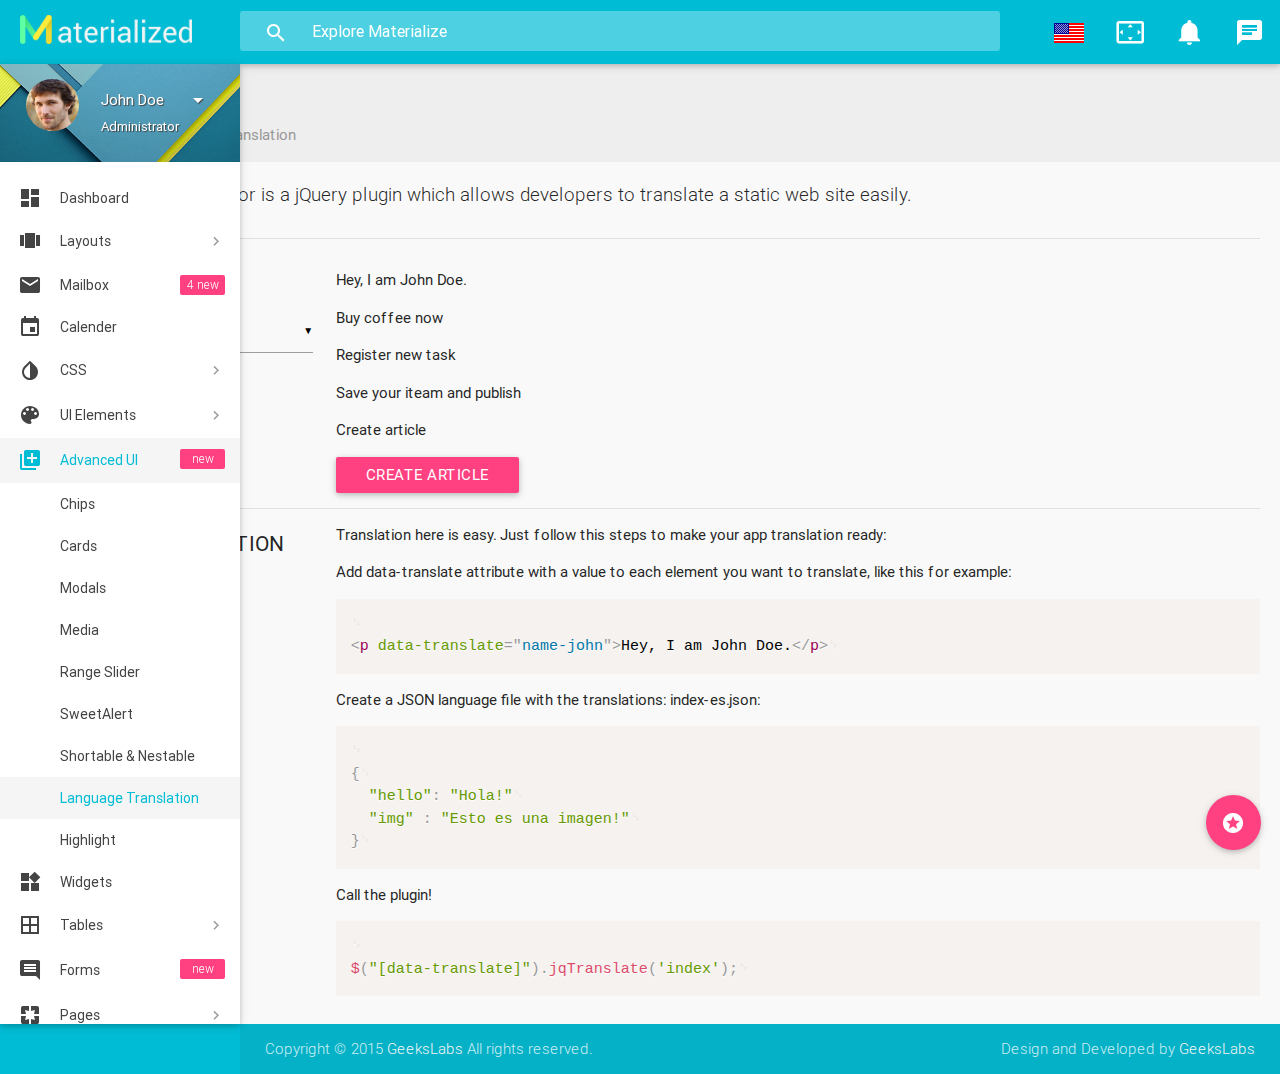
<file: template/advanced-ui-translation.html>
<!DOCTYPE html>
<html lang="en">

<!--================================================================================
	Item Name: Materialize - Material Design Admin Template
	Version: 3.1
	Author: GeeksLabs
	Author URL: http://www.themeforest.net/user/geekslabs
================================================================================ -->

<head>
  <meta http-equiv="Content-Type" content="text/html; charset=UTF-8">
  <meta name="viewport" content="width=device-width, initial-scale=1, maximum-scale=1.0, user-scalable=no">
  <meta http-equiv="X-UA-Compatible" content="IE=edge">
  <meta name="msapplication-tap-highlight" content="no">
  <meta name="description" content="Materialize is a Material Design Admin Template,It's modern, responsive and based on Material Design by Google. ">
  <meta name="keywords" content="materialize, admin template, dashboard template, flat admin template, responsive admin template,">
  <title>Translation | Materialize - Material Design Admin Template</title>

  <!-- Favicons-->
  <link rel="icon" href="images/favicon/favicon-32x32.png" sizes="32x32">
  <!-- Favicons-->
  <link rel="apple-touch-icon-precomposed" href="images/favicon/apple-touch-icon-152x152.png">
  <!-- For iPhone -->
  <meta name="msapplication-TileColor" content="#00bcd4">
  <meta name="msapplication-TileImage" content="images/favicon/mstile-144x144.png">
  <!-- For Windows Phone -->


  <!-- Favicons-->
  <link rel="icon" href="images/favicon/favicon-32x32.png" sizes="32x32">
  <!-- Favicons-->
  <link rel="apple-touch-icon-precomposed" href="images/favicon/apple-touch-icon-152x152.png">
  <!-- For iPhone -->
  <meta name="msapplication-TileColor" content="#00bcd4">
  <meta name="msapplication-TileImage" content="images/favicon/mstile-144x144.png">
  <!-- For Windows Phone -->


  <!-- CORE CSS-->
  <link href="css/materialize.css" type="text/css" rel="stylesheet" media="screen,projection">
  <link href="css/style.css" type="text/css" rel="stylesheet" media="screen,projection">
  <!-- Custome CSS-->    
  <link href="css/custom/custom.css" type="text/css" rel="stylesheet" media="screen,projection">


  <!-- INCLUDED PLUGIN CSS ON THIS PAGE -->
  <link href="js/plugins/prism/prism.css" type="text/css" rel="stylesheet" media="screen,projection">
  <link href="js/plugins/perfect-scrollbar/perfect-scrollbar.css" type="text/css" rel="stylesheet" media="screen,projection">
  <link href="js/plugins/chartist-js/chartist.min.css" type="text/css" rel="stylesheet" media="screen,projection">
  
</head>

<body>
  <!-- Start Page Loading -->
  <div id="loader-wrapper">
      <div id="loader"></div>        
      <div class="loader-section section-left"></div>
      <div class="loader-section section-right"></div>
  </div>
  <!-- End Page Loading -->

  <!-- //////////////////////////////////////////////////////////////////////////// -->

  <!-- START HEADER -->
  <header id="header" class="page-topbar">
        <!-- start header nav-->
        <div class="navbar-fixed">
            <nav class="navbar-color">
                <div class="nav-wrapper">
                    <ul class="left">                      
                      <li><h1 class="logo-wrapper"><a href="index.html" class="brand-logo darken-1"><img src="images/materialize-logo.png" alt="materialize logo"></a> <span class="logo-text">Materialize</span></h1></li>
                    </ul>
                    <div class="header-search-wrapper hide-on-med-and-down">
                        <i class="mdi-action-search"></i>
                        <input type="text" name="Search" class="header-search-input z-depth-2" placeholder="Explore Materialize"/>
                    </div>
                    <ul class="right hide-on-med-and-down">
                        <li><a href="javascript:void(0);" class="waves-effect waves-block waves-light translation-button"  data-activates="translation-dropdown"><img src="images/flag-icons/United-States.png" alt="USA" /></a>
                        </li>
                        <li><a href="javascript:void(0);" class="waves-effect waves-block waves-light toggle-fullscreen"><i class="mdi-action-settings-overscan"></i></a>
                        </li>
                        <li><a href="javascript:void(0);" class="waves-effect waves-block waves-light notification-button" data-activates="notifications-dropdown"><i class="mdi-social-notifications"><small class="notification-badge">5</small></i>
                        
                        </a>
                        </li>                        
                        <li><a href="#" data-activates="chat-out" class="waves-effect waves-block waves-light chat-collapse"><i class="mdi-communication-chat"></i></a>
                        </li>
                    </ul>
                    <!-- translation-button -->
                    <ul id="translation-dropdown" class="dropdown-content">
                      <li>
                        <a href="#!"><img src="images/flag-icons/United-States.png" alt="English" />  <span class="language-select">English</span></a>
                      </li>
                      <li>
                        <a href="#!"><img src="images/flag-icons/France.png" alt="French" />  <span class="language-select">French</span></a>
                      </li>
                      <li>
                        <a href="#!"><img src="images/flag-icons/China.png" alt="Chinese" />  <span class="language-select">Chinese</span></a>
                      </li>
                      <li>
                        <a href="#!"><img src="images/flag-icons/Germany.png" alt="German" />  <span class="language-select">German</span></a>
                      </li>
                      
                    </ul>
                    <!-- notifications-dropdown -->
                    <ul id="notifications-dropdown" class="dropdown-content">
                      <li>
                        <h5>NOTIFICATIONS <span class="new badge">5</span></h5>
                      </li>
                      <li class="divider"></li>
                      <li>
                        <a href="#!"><i class="mdi-action-add-shopping-cart"></i> A new order has been placed!</a>
                        <time class="media-meta" datetime="2015-06-12T20:50:48+08:00">2 hours ago</time>
                      </li>
                      <li>
                        <a href="#!"><i class="mdi-action-stars"></i> Completed the task</a>
                        <time class="media-meta" datetime="2015-06-12T20:50:48+08:00">3 days ago</time>
                      </li>
                      <li>
                        <a href="#!"><i class="mdi-action-settings"></i> Settings updated</a>
                        <time class="media-meta" datetime="2015-06-12T20:50:48+08:00">4 days ago</time>
                      </li>
                      <li>
                        <a href="#!"><i class="mdi-editor-insert-invitation"></i> Director meeting started</a>
                        <time class="media-meta" datetime="2015-06-12T20:50:48+08:00">6 days ago</time>
                      </li>
                      <li>
                        <a href="#!"><i class="mdi-action-trending-up"></i> Generate monthly report</a>
                        <time class="media-meta" datetime="2015-06-12T20:50:48+08:00">1 week ago</time>
                      </li>
                    </ul>
                </div>
            </nav>
        </div>
        <!-- end header nav-->
  </header>
  <!-- END HEADER -->

  <!-- //////////////////////////////////////////////////////////////////////////// -->

  <!-- START MAIN -->
  <div id="main">
    <!-- START WRAPPER -->
    <div class="wrapper">

      <!-- START LEFT SIDEBAR NAV-->
      <aside id="left-sidebar-nav">
        <ul id="slide-out" class="side-nav fixed leftside-navigation">
            <li class="user-details cyan darken-2">
            <div class="row">
                <div class="col col s4 m4 l4">
                    <img src="images/avatar.jpg" alt="" class="circle responsive-img valign profile-image">
                </div>
                <div class="col col s8 m8 l8">
                    <ul id="profile-dropdown" class="dropdown-content">
                        <li><a href="#"><i class="mdi-action-face-unlock"></i> Profile</a>
                        </li>
                        <li><a href="#"><i class="mdi-action-settings"></i> Settings</a>
                        </li>
                        <li><a href="#"><i class="mdi-communication-live-help"></i> Help</a>
                        </li>
                        <li class="divider"></li>
                        <li><a href="#"><i class="mdi-action-lock-outline"></i> Lock</a>
                        </li>
                        <li><a href="#"><i class="mdi-hardware-keyboard-tab"></i> Logout</a>
                        </li>
                    </ul>
                    <a class="btn-flat dropdown-button waves-effect waves-light white-text profile-btn" href="#" data-activates="profile-dropdown">John Doe<i class="mdi-navigation-arrow-drop-down right"></i></a>
                    <p class="user-roal">Administrator</p>
                </div>
            </div>
            </li>
            <li class="bold"><a href="index.html" class="waves-effect waves-cyan"><i class="mdi-action-dashboard"></i> Dashboard</a>
            </li>
            <li class="no-padding">
                <ul class="collapsible collapsible-accordion">
                    <li class="bold"><a class="collapsible-header waves-effect waves-cyan"><i class="mdi-action-view-carousel"></i> Layouts</a>
                        <div class="collapsible-body">
                            <ul>
                                <li><a href="layout-fullscreen.html">Full Screen</a>
                                </li>
                                <li><a href="layout-horizontal-menu.html">Horizontal Menu</a>
                                </li>
                            </ul>
                        </div>
                    </li>
                </ul>
            </li>
            <li class="bold"><a href="app-email.html" class="waves-effect waves-cyan"><i class="mdi-communication-email"></i> Mailbox <span class="new badge">4</span></a>
            </li>
            <li class="bold"><a href="app-calendar.html" class="waves-effect waves-cyan"><i class="mdi-editor-insert-invitation"></i> Calender</a>
            </li>
            <li class="no-padding">
                <ul class="collapsible collapsible-accordion">
                    <li class="bold"><a class="collapsible-header waves-effect waves-cyan"><i class="mdi-action-invert-colors"></i> CSS</a>
                        <div class="collapsible-body">
                            <ul>
                                <li><a href="css-typography.html">Typography</a>
                                </li>
                                <li><a href="css-icons.html">Icons</a>
                                </li>
                                <li><a href="css-animations.html">Animations</a>
                                </li>
                                <li><a href="css-shadow.html">Shadow</a>
                                </li>
                                <li><a href="css-media.html">Media</a>
                                </li>
                                <li><a href="css-sass.html">Sass</a>
                                </li>
                            </ul>
                        </div>
                    </li>
                    <li class="bold"><a class="collapsible-header  waves-effect waves-cyan"><i class="mdi-image-palette"></i> UI Elements</a>
                        <div class="collapsible-body">
                            <ul>
                                <li><a href="ui-alerts.html">Alerts</a>
                                </li>
                                <li><a href="ui-buttons.html">Buttons</a>
                                </li>
                                <li><a href="ui-badges.html">Badges</a>
                                </li>
                                <li><a href="ui-breadcrumbs.html">Breadcrumbs</a>
                                </li>
                                <li><a href="ui-collections.html">Collections</a>
                                </li>
                                <li><a href="ui-collapsibles.html">Collapsibles</a>
                                </li>
                                <li><a href="ui-tabs.html">Tabs</a>
                                </li>
                                <li><a href="ui-navbar.html">Navbar</a>
                                </li>
                                <li><a href="ui-pagination.html">Pagination</a>
                                </li>
                                <li><a href="ui-preloader.html">Preloader</a>
                                </li>
                                <li><a href="ui-toasts.html">Toasts</a>
                                </li>
                                <li><a href="ui-tooltip.html">Tooltip</a>
                                </li>
                                <li><a href="ui-waves.html">Waves</a>
                                </li>
                            </ul>
                        </div>
                    </li>
                    <li class="bold"><a class="collapsible-header waves-effect waves-cyan active"><i class="mdi-av-queue"></i> Advanced UI <span class="new badge"></span></a>
                        <div class="collapsible-body">
                            <ul>
                                <li><a href="advanced-ui-chips.html">Chips</a>
                                </li>
                                <li><a href="advanced-ui-cards.html">Cards</a>
                                </li>
                                <li><a href="advanced-ui-modals.html">Modals</a>
                                </li>
                                <li><a href="advanced-ui-media.html">Media</a>
                                </li>
                                <li><a href="advanced-ui-range-slider.html">Range Slider</a>
                                </li>
                                <li><a href="advanced-ui-sweetalert.html">SweetAlert</a>
                                </li>
                                <li><a href="advanced-ui-nestable.html">Shortable & Nestable</a>
                                </li>
                                <li  class="active"><a href="advanced-ui-translation.html">Language Translation</a>
                                </li>
                                <li><a href="advanced-ui-highlight.html">Highlight</a>
                                </li>
                            </ul>
                        </div>
                    </li>
                    <li class="bold"><a href="app-widget.html" class="waves-effect waves-cyan"><i class="mdi-device-now-widgets"></i> Widgets</a>
                    </li>
                    <li class="bold"><a class="collapsible-header  waves-effect waves-cyan"><i class="mdi-editor-border-all"></i> Tables</a>
                        <div class="collapsible-body">
                            <ul>
                                <li><a href="table-basic.html">Basic Tables</a>
                                </li>
                                <li><a href="table-data.html">Data Tables</a>
                                </li>
                                <li><a href="table-jsgrid.html">jsGrid</a>
                                </li>
                                <li><a href="table-editable.html">Editable Table</a>
                                </li>
                                <li><a href="table-floatThead.html">floatThead</a>
                                </li>
                            </ul>
                        </div>
                    </li>
                    <li class="bold"><a class="collapsible-header  waves-effect waves-cyan"><i class="mdi-editor-insert-comment"></i> Forms <span class="new badge"></span></a>
                        <div class="collapsible-body">
                            <ul>
                                <li><a href="form-elements.html">Form Elements</a>
                                </li>
                                <li><a href="form-layouts.html">Form Layouts</a>
                                </li>
                                <li><a href="form-validation.html">Form Validations</a>
                                </li>
                                <li><a href="form-masks.html">Form Masks</a>
                                </li>
                                <li><a href="form-file-uploads.html">File Uploads</a>
                                </li>
                            </ul>
                        </div>
                    </li>
                    <li class="bold"><a class="collapsible-header  waves-effect waves-cyan"><i class="mdi-social-pages"></i> Pages</a>
                        <div class="collapsible-body">
                            <ul>                                        
                                <li><a href="page-contact.html">Contact Page</a>
                                </li>
                                <li><a href="page-todo.html">ToDos</a>
                                </li>
                                <li><a href="page-blog-1.html">Blog Type 1</a>
                                </li>
                                <li><a href="page-blog-2.html">Blog Type 2</a>
                                </li>
                                <li><a href="page-404.html">404</a>
                                </li>
                                <li><a href="page-500.html">500</a>
                                </li>
                                <li><a href="page-blank.html">Blank</a>
                                </li>
                            </ul>
                        </div>
                    </li>
                    <li class="bold"><a class="collapsible-header  waves-effect waves-cyan"><i class="mdi-action-shopping-cart"></i> eCommers</a>
                        <div class="collapsible-body">
                            <ul>
                                <li><a href="eCommerce-products-page.html">Products Page</a>
                                </li>                                        
                                <li><a href="eCommerce-pricing.html">Pricing Table</a>
                                </li>
                                <li><a href="eCommerce-invoice.html">Invoice</a>
                                </li>
                            </ul>
                        </div>
                    </li>
                    <li class="bold"><a class="collapsible-header  waves-effect waves-cyan"><i class="mdi-image-image"></i> Medias</a>
                        <div class="collapsible-body">
                            <ul>                                        
                                <li><a href="media-gallary-page.html">Gallery Page</a>
                                </li>
                                <li><a href="media-hover-effects.html">Image Hover Effects</a>
                                </li>
                            </ul>
                        </div>
                    </li>
                    <li class="bold"><a class="collapsible-header  waves-effect waves-cyan"><i class="mdi-action-account-circle"></i> User</a>
                        <div class="collapsible-body">
                            <ul>     
                                <li><a href="user-profile-page.html">User Profile</a>
                                </li>                                   
                                <li><a href="user-login.html">Login</a>
                                </li>                                        
                                <li><a href="user-register.html">Register</a>
                                </li>
                                <li><a href="user-forgot-password.html">Forgot Password</a>
                                </li>
                                <li><a href="user-lock-screen.html">Lock Screen</a>
                                </li>                                        
                                
                            </ul>
                        </div>
                    </li>
                    
                    <li class="bold"><a class="collapsible-header waves-effect waves-cyan"><i class="mdi-editor-insert-chart"></i> Charts</a>
                        <div class="collapsible-body">
                            <ul>
                                <li><a href="charts-chartjs.html">Chart JS</a>
                                </li>
                                <li><a href="charts-chartist.html">Chartist</a>
                                </li>
                                <li><a href="charts-morris.html">Morris Charts</a>
                                </li>
                                <li><a href="charts-xcharts.html">xCharts</a>
                                </li>
                                <li><a href="charts-flotcharts.html">Flot Charts</a>
                                </li>
                                <li><a href="charts-sparklines.html">Sparkline Charts</a>
                                </li>
                            </ul>
                        </div>
                    </li>
                </ul>
            </li>
            <li class="li-hover"><div class="divider"></div></li>
            <li class="li-hover"><p class="ultra-small margin more-text">MORE</p></li>
            <li><a href="angular-ui.html"><i class="mdi-action-verified-user"></i> Angular UI  <span class="new badge"></span></a>
            </li>
            <li><a href="css-grid.html"><i class="mdi-image-grid-on"></i> Grid</a>
            </li>
            <li><a href="css-color.html"><i class="mdi-editor-format-color-fill"></i> Color</a>
            </li>
            <li><a href="css-helpers.html"><i class="mdi-communication-live-help"></i> Helpers</a>
            </li>
            <li><a href="changelogs.html"><i class="mdi-action-swap-vert-circle"></i> Changelogs</a>
            </li>                    
            <li class="li-hover"><div class="divider"></div></li>
            <li class="li-hover"><p class="ultra-small margin more-text">Daily Sales</p></li>
            <li class="li-hover">
                <div class="row">
                    <div class="col s12 m12 l12">
                        <div class="sample-chart-wrapper">                            
                            <div class="ct-chart ct-golden-section" id="ct2-chart"></div>
                        </div>
                    </div>
                </div>
            </li>
        </ul>
        <a href="#" data-activates="slide-out" class="sidebar-collapse btn-floating btn-medium waves-effect waves-light hide-on-large-only cyan"><i class="mdi-navigation-menu"></i></a>
        </aside>
      <!-- END LEFT SIDEBAR NAV-->

      <!-- //////////////////////////////////////////////////////////////////////////// -->

      <!-- START CONTENT -->
      <section id="content">

        <!--breadcrumbs start-->
        <div id="breadcrumbs-wrapper" class=" grey lighten-3">
            <!-- Search for small screen -->
            <div class="header-search-wrapper grey hide-on-large-only">
                <i class="mdi-action-search active"></i>
                <input type="text" name="Search" class="header-search-input z-depth-2" placeholder="Explore Materialize">
            </div>
          <div class="container">
            <div class="row">
              <div class="col s12 m12 l12">
                <h5 class="breadcrumbs-title">Translation</h5>
                <ol class="breadcrumbs">
                  <li><a href="index.html">Dashboard</a>
                  </li>
                  <li><a href="#">Advanced UI</a>
                  </li>
                  <li class="active">Translation</li>
                </ol>
              </div>
            </div>
          </div>
        </div>
        <!--breadcrumbs end-->


        <!--start container-->
        <div class="container">
          <p class="caption"><a href="http://belelros.github.io/jqueryTranslator/" target="_blank">Translation</a> jQueryTranslator is a jQuery plugin which allows developers to translate a static web site easily.</p>
          <div class="divider"></div>
          <!--translation-->
          <div id="translation" class="section">
            <div class="row">
              <div class="col s12 m4 l3">
                <p>Select your language to test</p>
                <select id="switch-lang" class="form-control" data-placeholder="Select a language..." tabindex="-1" title="">
                  <option value="en">English</option>
                  <option value="ch">Chinese</option>
                  <option value="es" selected>Spanish</option>
                  <option value="fr">French</option>
                </select>
              </div>
              <div class="col s12 m8 l9">
                  <p data-translate="name-john">Hey, I am John Doe.</p>
                  <p data-translate="buy-now">Buy coffee now</p>
                  <p data-translate="register-free">Register new task</p>
                  <p data-translate="save-publish">Save your iteam and publish</p>
                  <p data-translate="create-article">Create article</p>
                  <button type="button" class="btn btn-primary" data-translate="create-article">Create article</button>
              </div>
            </div>
            </div>
            <div class="divider"></div>
            <div class="translate-use" class="section">
            <div class="row">
              <div class="col s12 m4 l3">
                <h4 class="header">Usage & Documentation</h4>
              </div>
              <div class="col s12 m8 l9">
                  <p>Translation here is easy. Just follow this steps to make your app translation ready:</p>
                  <p>Add data-translate attribute with a value to each element you want to translate, like this for example:</p>
<pre class="language-markup"><code class="language-markup" data-language="markup">
&lt;p data-translate="name-john">Hey, I am John Doe.&lt;/p>
</pre></code>
                 <p>Create a JSON language file with the translations: index-es.json:</p>
<pre class="language-javascript"><code class="language-javascript" data-language="javascript">
{
  "hello": "Hola!"
  "img" : "Esto es una imagen!"
}
</code></pre>
                    <p>Call the plugin!</p>
<pre class="language-javascript"><code class="language-javascript" data-language="javascript">
$("[data-translate]").jqTranslate('index');
</code></pre>
              </div>
            </div>
            
          </div>
          <!-- Floating Action Button -->
            <div class="fixed-action-btn" style="bottom: 50px; right: 19px;">
                <a class="btn-floating btn-large">
                  <i class="mdi-action-stars"></i>
                </a>
                <ul>
                  <li><a href="css-helpers.html" class="btn-floating red"><i class="large mdi-communication-live-help"></i></a></li>
                  <li><a href="app-widget.html" class="btn-floating yellow darken-1"><i class="large mdi-device-now-widgets"></i></a></li>
                  <li><a href="app-calendar.html" class="btn-floating green"><i class="large mdi-editor-insert-invitation"></i></a></li>
                  <li><a href="app-email.html" class="btn-floating blue"><i class="large mdi-communication-email"></i></a></li>
                </ul>
            </div>
            <!-- Floating Action Button -->
        </div>
        <!--end container-->

      </section>
      <!-- END CONTENT -->

      <!-- //////////////////////////////////////////////////////////////////////////// -->
      <!-- START RIGHT SIDEBAR NAV-->
      <aside id="right-sidebar-nav">
        <ul id="chat-out" class="side-nav rightside-navigation">
            <li class="li-hover">
            <a href="#" data-activates="chat-out" class="chat-close-collapse right"><i class="mdi-navigation-close"></i></a>
            <div id="right-search" class="row">
                <form class="col s12">
                    <div class="input-field">
                        <i class="mdi-action-search prefix"></i>
                        <input id="icon_prefix" type="text" class="validate">
                        <label for="icon_prefix">Search</label>
                    </div>
                </form>
            </div>
            </li>
            <li class="li-hover">
                <ul class="chat-collapsible" data-collapsible="expandable">
                <li>
                    <div class="collapsible-header teal white-text active"><i class="mdi-social-whatshot"></i>Recent Activity</div>
                    <div class="collapsible-body recent-activity">
                        <div class="recent-activity-list chat-out-list row">
                            <div class="col s3 recent-activity-list-icon"><i class="mdi-action-add-shopping-cart"></i>
                            </div>
                            <div class="col s9 recent-activity-list-text">
                                <a href="#">just now</a>
                                <p>Jim Doe Purchased new equipments for zonal office.</p>
                            </div>
                        </div>
                        <div class="recent-activity-list chat-out-list row">
                            <div class="col s3 recent-activity-list-icon"><i class="mdi-device-airplanemode-on"></i>
                            </div>
                            <div class="col s9 recent-activity-list-text">
                                <a href="#">Yesterday</a>
                                <p>Your Next flight for USA will be on 15th August 2015.</p>
                            </div>
                        </div>
                        <div class="recent-activity-list chat-out-list row">
                            <div class="col s3 recent-activity-list-icon"><i class="mdi-action-settings-voice"></i>
                            </div>
                            <div class="col s9 recent-activity-list-text">
                                <a href="#">5 Days Ago</a>
                                <p>Natalya Parker Send you a voice mail for next conference.</p>
                            </div>
                        </div>
                        <div class="recent-activity-list chat-out-list row">
                            <div class="col s3 recent-activity-list-icon"><i class="mdi-action-store"></i>
                            </div>
                            <div class="col s9 recent-activity-list-text">
                                <a href="#">Last Week</a>
                                <p>Jessy Jay open a new store at S.G Road.</p>
                            </div>
                        </div>
                        <div class="recent-activity-list chat-out-list row">
                            <div class="col s3 recent-activity-list-icon"><i class="mdi-action-settings-voice"></i>
                            </div>
                            <div class="col s9 recent-activity-list-text">
                                <a href="#">5 Days Ago</a>
                                <p>Natalya Parker Send you a voice mail for next conference.</p>
                            </div>
                        </div>
                    </div>
                </li>
                <li>
                    <div class="collapsible-header light-blue white-text active"><i class="mdi-editor-attach-money"></i>Sales Repoart</div>
                    <div class="collapsible-body sales-repoart">
                        <div class="sales-repoart-list  chat-out-list row">
                            <div class="col s8">Target Salse</div>
                            <div class="col s4"><span id="sales-line-1"></span>
                            </div>
                        </div>
                        <div class="sales-repoart-list chat-out-list row">
                            <div class="col s8">Payment Due</div>
                            <div class="col s4"><span id="sales-bar-1"></span>
                            </div>
                        </div>
                        <div class="sales-repoart-list chat-out-list row">
                            <div class="col s8">Total Delivery</div>
                            <div class="col s4"><span id="sales-line-2"></span>
                            </div>
                        </div>
                        <div class="sales-repoart-list chat-out-list row">
                            <div class="col s8">Total Progress</div>
                            <div class="col s4"><span id="sales-bar-2"></span>
                            </div>
                        </div>
                    </div>
                </li>
                <li>
                    <div class="collapsible-header red white-text"><i class="mdi-action-stars"></i>Favorite Associates</div>
                    <div class="collapsible-body favorite-associates">
                        <div class="favorite-associate-list chat-out-list row">
                            <div class="col s4"><img src="images/avatar.jpg" alt="" class="circle responsive-img online-user valign profile-image">
                            </div>
                            <div class="col s8">
                                <p>Eileen Sideways</p>
                                <p class="place">Los Angeles, CA</p>
                            </div>
                        </div>
                        <div class="favorite-associate-list chat-out-list row">
                            <div class="col s4"><img src="images/avatar.jpg" alt="" class="circle responsive-img online-user valign profile-image">
                            </div>
                            <div class="col s8">
                                <p>Zaham Sindil</p>
                                <p class="place">San Francisco, CA</p>
                            </div>
                        </div>
                        <div class="favorite-associate-list chat-out-list row">
                            <div class="col s4"><img src="images/avatar.jpg" alt="" class="circle responsive-img offline-user valign profile-image">
                            </div>
                            <div class="col s8">
                                <p>Renov Leongal</p>
                                <p class="place">Cebu City, Philippines</p>
                            </div>
                        </div>
                        <div class="favorite-associate-list chat-out-list row">
                            <div class="col s4"><img src="images/avatar.jpg" alt="" class="circle responsive-img online-user valign profile-image">
                            </div>
                            <div class="col s8">
                                <p>Weno Carasbong</p>
                                <p>Tokyo, Japan</p>
                            </div>
                        </div>
                        <div class="favorite-associate-list chat-out-list row">
                            <div class="col s4"><img src="images/avatar.jpg" alt="" class="circle responsive-img offline-user valign profile-image">
                            </div>
                            <div class="col s8">
                                <p>Nusja Nawancali</p>
                                <p class="place">Bangkok, Thailand</p>
                            </div>
                        </div>
                    </div>
                </li>
                </ul>
            </li>
        </ul>
      </aside>
      <!-- LEFT RIGHT SIDEBAR NAV-->

    </div>
    <!-- END WRAPPER -->

  </div>
  <!-- END MAIN -->



  <!-- //////////////////////////////////////////////////////////////////////////// -->

  <!-- START FOOTER -->
  <footer class="page-footer">
    <div class="footer-copyright">
      <div class="container">
        <span>Copyright © 2015 <a class="grey-text text-lighten-4" href="http://themeforest.net/user/geekslabs/portfolio?ref=geekslabs" target="_blank">GeeksLabs</a> All rights reserved.</span>
        <span class="right"> Design and Developed by <a class="grey-text text-lighten-4" href="http://geekslabs.com/">GeeksLabs</a></span>
        </div>
    </div>
  </footer>
    <!-- END FOOTER -->
    
    <!-- ================================================
    Scripts
    ================================================ -->
    
    <!-- jQuery Library -->
    <script type="text/javascript" src="js/plugins/jquery-1.11.2.min.js"></script>    
    <!--materialize js-->
    <script type="text/javascript" src="js/materialize.js"></script>
    <!--prism-->
    <script type="text/javascript" src="js/plugins/prism/prism.js"></script>
    <!--scrollbar-->
    <script type="text/javascript" src="js/plugins/perfect-scrollbar/perfect-scrollbar.min.js"></script>
    <!-- chartist -->
    <script type="text/javascript" src="js/plugins/chartist-js/chartist.min.js"></script>    
    <!--jquery-cookies-->
    <script type="text/javascript" src="js/plugins/jquery-cookies/jquery.cookies.min.js"></script>    
    <!--translator -->
    <script type="text/javascript" src="js/plugins/translator/jqueryTranslator.min.js"></script>   
    <script type="text/javascript" src="js/plugins/translator/translation-script.js"></script>   
    <!--plugins.js - Some Specific JS codes for Plugin Settings-->
    <script type="text/javascript" src="js/plugins.js"></script>
    <!--custom-script.js - Add your own theme custom JS-->
    <script type="text/javascript" src="js/custom-script.js"></script>
    
</body>

</html>
</file>
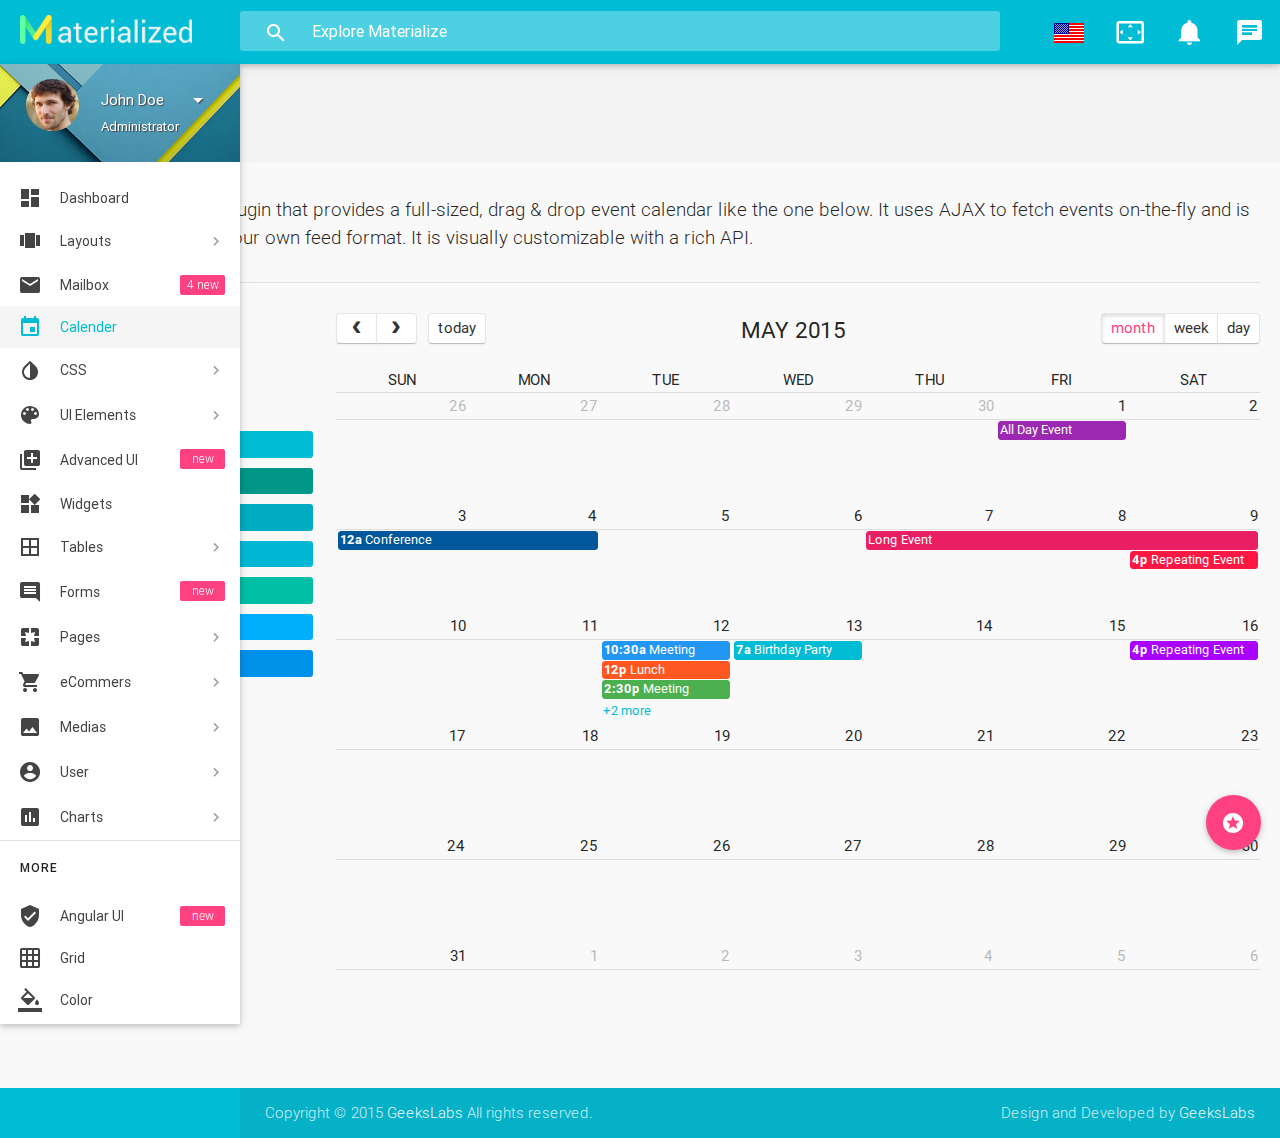
<file: template/app-calendar.html>
<!DOCTYPE html>
<html lang="en">

<!--================================================================================
	Item Name: Materialize - Material Design Admin Template
	Version: 3.1
	Author: GeeksLabs
	Author URL: http://www.themeforest.net/user/geekslabs
================================================================================ -->

<head>
  <meta http-equiv="Content-Type" content="text/html; charset=UTF-8">
  <meta name="viewport" content="width=device-width, initial-scale=1, maximum-scale=1.0, user-scalable=no">
  <meta http-equiv="X-UA-Compatible" content="IE=edge">
  <meta name="msapplication-tap-highlight" content="no">
  <meta name="description" content="Materialize is a Material Design Admin Template,It's modern, responsive and based on Material Design by Google. ">
  <meta name="keywords" content="materialize, admin template, dashboard template, flat admin template, responsive admin template,">
  <title>Calendar | Materialize - Material Design Admin Template</title>

  <!-- Favicons-->
  <link rel="icon" href="images/favicon/favicon-32x32.png" sizes="32x32">
  <!-- Favicons-->
  <link rel="apple-touch-icon-precomposed" href="images/favicon/apple-touch-icon-152x152.png">
  <!-- For iPhone -->
  <meta name="msapplication-TileColor" content="#00bcd4">
  <meta name="msapplication-TileImage" content="images/favicon/mstile-144x144.png">
  <!-- For Windows Phone -->


  <!-- CORE CSS-->
  
  <link href="css/materialize.css" type="text/css" rel="stylesheet" media="screen,projection">
  <link href="css/style.css" type="text/css" rel="stylesheet" media="screen,projection">
    <!-- Custome CSS-->    
    <link href="css/custom/custom.css" type="text/css" rel="stylesheet" media="screen,projection">


  <!-- INCLUDED PLUGIN CSS ON THIS PAGE -->
  <link href="js/plugins/prism/prism.css" type="text/css" rel="stylesheet" media="screen,projection">
  <link href="js/plugins/chartist-js/chartist.min.css" type="text/css" rel="stylesheet" media="screen,projection">
  <link href="js/plugins/perfect-scrollbar/perfect-scrollbar.css" type="text/css" rel="stylesheet" media="screen,projection">
  <link href="js/plugins/fullcalendar/css/fullcalendar.min.css" type="text/css" rel="stylesheet" media="screen,projection">
</head>

<body>
  <!-- Start Page Loading -->
    <div id="loader-wrapper">
        <div id="loader"></div>        
        <div class="loader-section section-left"></div>
        <div class="loader-section section-right"></div>
    </div>
    <!-- End Page Loading -->

  <!-- //////////////////////////////////////////////////////////////////////////// -->

  <!-- START HEADER -->
  <header id="header" class="page-topbar">
        <!-- start header nav-->
        <div class="navbar-fixed">
            <nav class="navbar-color">
                <div class="nav-wrapper">
                    <ul class="left">                      
                      <li><h1 class="logo-wrapper"><a href="index.html" class="brand-logo darken-1"><img src="images/materialize-logo.png" alt="materialize logo"></a> <span class="logo-text">Materialize</span></h1></li>
                    </ul>
                    <div class="header-search-wrapper hide-on-med-and-down">
                        <i class="mdi-action-search"></i>
                        <input type="text" name="Search" class="header-search-input z-depth-2" placeholder="Explore Materialize"/>
                    </div>
                    <ul class="right hide-on-med-and-down">
                        <li><a href="javascript:void(0);" class="waves-effect waves-block waves-light translation-button"  data-activates="translation-dropdown"><img src="images/flag-icons/United-States.png" alt="USA" /></a>
                        </li>
                        <li><a href="javascript:void(0);" class="waves-effect waves-block waves-light toggle-fullscreen"><i class="mdi-action-settings-overscan"></i></a>
                        </li>
                        <li><a href="javascript:void(0);" class="waves-effect waves-block waves-light notification-button" data-activates="notifications-dropdown"><i class="mdi-social-notifications"><small class="notification-badge">5</small></i>
                        
                        </a>
                        </li>                        
                        <li><a href="#" data-activates="chat-out" class="waves-effect waves-block waves-light chat-collapse"><i class="mdi-communication-chat"></i></a>
                        </li>
                    </ul>
                    <!-- translation-button -->
                    <ul id="translation-dropdown" class="dropdown-content">
                      <li>
                        <a href="#!"><img src="images/flag-icons/United-States.png" alt="English" />  <span class="language-select">English</span></a>
                      </li>
                      <li>
                        <a href="#!"><img src="images/flag-icons/France.png" alt="French" />  <span class="language-select">French</span></a>
                      </li>
                      <li>
                        <a href="#!"><img src="images/flag-icons/China.png" alt="Chinese" />  <span class="language-select">Chinese</span></a>
                      </li>
                      <li>
                        <a href="#!"><img src="images/flag-icons/Germany.png" alt="German" />  <span class="language-select">German</span></a>
                      </li>
                      
                    </ul>
                    <!-- notifications-dropdown -->
                    <ul id="notifications-dropdown" class="dropdown-content">
                      <li>
                        <h5>NOTIFICATIONS <span class="new badge">5</span></h5>
                      </li>
                      <li class="divider"></li>
                      <li>
                        <a href="#!"><i class="mdi-action-add-shopping-cart"></i> A new order has been placed!</a>
                        <time class="media-meta" datetime="2015-06-12T20:50:48+08:00">2 hours ago</time>
                      </li>
                      <li>
                        <a href="#!"><i class="mdi-action-stars"></i> Completed the task</a>
                        <time class="media-meta" datetime="2015-06-12T20:50:48+08:00">3 days ago</time>
                      </li>
                      <li>
                        <a href="#!"><i class="mdi-action-settings"></i> Settings updated</a>
                        <time class="media-meta" datetime="2015-06-12T20:50:48+08:00">4 days ago</time>
                      </li>
                      <li>
                        <a href="#!"><i class="mdi-editor-insert-invitation"></i> Director meeting started</a>
                        <time class="media-meta" datetime="2015-06-12T20:50:48+08:00">6 days ago</time>
                      </li>
                      <li>
                        <a href="#!"><i class="mdi-action-trending-up"></i> Generate monthly report</a>
                        <time class="media-meta" datetime="2015-06-12T20:50:48+08:00">1 week ago</time>
                      </li>
                    </ul>
                </div>
            </nav>
        </div>
        <!-- end header nav-->
  </header>
  <!-- END HEADER -->

  <!-- //////////////////////////////////////////////////////////////////////////// -->

  <!-- START MAIN -->
  <div id="main">
    <!-- START WRAPPER -->
    <div class="wrapper">

      <!-- START LEFT SIDEBAR NAV-->
      <aside id="left-sidebar-nav">
        <ul id="slide-out" class="side-nav fixed leftside-navigation">
            <li class="user-details cyan darken-2">
            <div class="row">
                <div class="col col s4 m4 l4">
                    <img src="images/avatar.jpg" alt="" class="circle responsive-img valign profile-image">
                </div>
                <div class="col col s8 m8 l8">
                    <ul id="profile-dropdown" class="dropdown-content">
                        <li><a href="#"><i class="mdi-action-face-unlock"></i> Profile</a>
                        </li>
                        <li><a href="#"><i class="mdi-action-settings"></i> Settings</a>
                        </li>
                        <li><a href="#"><i class="mdi-communication-live-help"></i> Help</a>
                        </li>
                        <li class="divider"></li>
                        <li><a href="#"><i class="mdi-action-lock-outline"></i> Lock</a>
                        </li>
                        <li><a href="#"><i class="mdi-hardware-keyboard-tab"></i> Logout</a>
                        </li>
                    </ul>
                    <a class="btn-flat dropdown-button waves-effect waves-light white-text profile-btn" href="#" data-activates="profile-dropdown">John Doe<i class="mdi-navigation-arrow-drop-down right"></i></a>
                    <p class="user-roal">Administrator</p>
                </div>
            </div>
            </li>
            <li class="bold"><a href="index.html" class="waves-effect waves-cyan"><i class="mdi-action-dashboard"></i> Dashboard</a>
            </li>
            <li class="no-padding">
                <ul class="collapsible collapsible-accordion">
                    <li class="bold"><a class="collapsible-header waves-effect waves-cyan"><i class="mdi-action-view-carousel"></i> Layouts</a>
                        <div class="collapsible-body">
                            <ul>
                                <li><a href="layout-fullscreen.html">Full Screen</a>
                                </li>
                                <li><a href="layout-horizontal-menu.html">Horizontal Menu</a>
                                </li>
                            </ul>
                        </div>
                    </li>
                </ul>
            </li>
            <li class="bold"><a href="app-email.html" class="waves-effect waves-cyan"><i class="mdi-communication-email"></i> Mailbox <span class="new badge">4</span></a>
            </li>
            <li class="bold active"><a href="app-calendar.html" class="waves-effect waves-cyan"><i class="mdi-editor-insert-invitation"></i> Calender</a>
            </li>
            <li class="no-padding">
                <ul class="collapsible collapsible-accordion">
                    <li class="bold"><a class="collapsible-header waves-effect waves-cyan"><i class="mdi-action-invert-colors"></i> CSS</a>
                        <div class="collapsible-body">
                            <ul>
                                <li><a href="css-typography.html">Typography</a>
                                </li>
                                <li><a href="css-icons.html">Icons</a>
                                </li>
                                <li><a href="css-animations.html">Animations</a>
                                </li>
                                <li><a href="css-shadow.html">Shadow</a>
                                </li>
                                <li><a href="css-media.html">Media</a>
                                </li>
                                <li><a href="css-sass.html">Sass</a>
                                </li>
                            </ul>
                        </div>
                    </li>
                    <li class="bold"><a class="collapsible-header  waves-effect waves-cyan"><i class="mdi-image-palette"></i> UI Elements</a>
                        <div class="collapsible-body">
                            <ul>
                                <li><a href="ui-alerts.html">Alerts</a>
                                </li>
                                <li><a href="ui-buttons.html">Buttons</a>
                                </li>
                                <li><a href="ui-badges.html">Badges</a>
                                </li>
                                <li><a href="ui-breadcrumbs.html">Breadcrumbs</a>
                                </li>
                                <li><a href="ui-collections.html">Collections</a>
                                </li>
                                <li><a href="ui-collapsibles.html">Collapsibles</a>
                                </li>
                                <li><a href="ui-tabs.html">Tabs</a>
                                </li>
                                <li><a href="ui-navbar.html">Navbar</a>
                                </li>
                                <li><a href="ui-pagination.html">Pagination</a>
                                </li>
                                <li><a href="ui-preloader.html">Preloader</a>
                                </li>
                                <li><a href="ui-toasts.html">Toasts</a>
                                </li>
                                <li><a href="ui-tooltip.html">Tooltip</a>
                                </li>
                                <li><a href="ui-waves.html">Waves</a>
                                </li>
                            </ul>
                        </div>
                    </li>
                    <li class="bold"><a class="collapsible-header waves-effect waves-cyan"><i class="mdi-av-queue"></i> Advanced UI <span class="new badge"></span></a>
                        <div class="collapsible-body">
                            <ul>
                                <li><a href="advanced-ui-chips.html">Chips</a>
                                </li>
                                <li><a href="advanced-ui-cards.html">Cards</a>
                                </li>
                                <li><a href="advanced-ui-modals.html">Modals</a>
                                </li>
                                <li><a href="advanced-ui-media.html">Media</a>
                                </li>
                                <li><a href="advanced-ui-range-slider.html">Range Slider</a>
                                </li>
                                <li><a href="advanced-ui-sweetalert.html">SweetAlert</a>
                                </li>
                                <li><a href="advanced-ui-nestable.html">Shortable & Nestable</a>
                                </li>
                                <li><a href="advanced-ui-translation.html">Language Translation</a>
                                </li>
                                <li><a href="advanced-ui-highlight.html">Highlight</a>
                                </li>
                            </ul>
                        </div>
                    </li>
                    <li class="bold"><a href="app-widget.html" class="waves-effect waves-cyan"><i class="mdi-device-now-widgets"></i> Widgets</a>
                    </li>
                    <li class="bold"><a class="collapsible-header  waves-effect waves-cyan"><i class="mdi-editor-border-all"></i> Tables</a>
                        <div class="collapsible-body">
                            <ul>
                                <li><a href="table-basic.html">Basic Tables</a>
                                </li>
                                <li><a href="table-data.html">Data Tables</a>
                                </li>
                                <li><a href="table-jsgrid.html">jsGrid</a>
                                </li>
                                <li><a href="table-editable.html">Editable Table</a>
                                </li>
                                <li><a href="table-floatThead.html">floatThead</a>
                                </li>
                            </ul>
                        </div>
                    </li>
                    <li class="bold"><a class="collapsible-header  waves-effect waves-cyan"><i class="mdi-editor-insert-comment"></i> Forms <span class="new badge"></span></a>
                        <div class="collapsible-body">
                            <ul>
                                <li><a href="form-elements.html">Form Elements</a>
                                </li>
                                <li><a href="form-layouts.html">Form Layouts</a>
                                </li>
                                <li><a href="form-validation.html">Form Validations</a>
                                </li>
                                <li><a href="form-masks.html">Form Masks</a>
                                </li>
                                <li><a href="form-file-uploads.html">File Uploads</a>
                                </li>
                            </ul>
                        </div>
                    </li>
                    <li class="bold"><a class="collapsible-header  waves-effect waves-cyan"><i class="mdi-social-pages"></i> Pages</a>
                        <div class="collapsible-body">
                            <ul>                                        
                                <li><a href="page-contact.html">Contact Page</a>
                                </li>
                                <li><a href="page-todo.html">ToDos</a>
                                </li>
                                <li><a href="page-blog-1.html">Blog Type 1</a>
                                </li>
                                <li><a href="page-blog-2.html">Blog Type 2</a>
                                </li>
                                <li><a href="page-404.html">404</a>
                                </li>
                                <li><a href="page-500.html">500</a>
                                </li>
                                <li><a href="page-blank.html">Blank</a>
                                </li>
                            </ul>
                        </div>
                    </li>
                    <li class="bold"><a class="collapsible-header  waves-effect waves-cyan"><i class="mdi-action-shopping-cart"></i> eCommers</a>
                        <div class="collapsible-body">
                            <ul>
                                <li><a href="eCommerce-products-page.html">Products Page</a>
                                </li>                                        
                                <li><a href="eCommerce-pricing.html">Pricing Table</a>
                                </li>
                                <li><a href="eCommerce-invoice.html">Invoice</a>
                                </li>
                            </ul>
                        </div>
                    </li>
                    <li class="bold"><a class="collapsible-header  waves-effect waves-cyan"><i class="mdi-image-image"></i> Medias</a>
                        <div class="collapsible-body">
                            <ul>                                        
                                <li><a href="media-gallary-page.html">Gallery Page</a>
                                </li>
                                <li><a href="media-hover-effects.html">Image Hover Effects</a>
                                </li>
                            </ul>
                        </div>
                    </li>
                    <li class="bold"><a class="collapsible-header  waves-effect waves-cyan"><i class="mdi-action-account-circle"></i> User</a>
                        <div class="collapsible-body">
                            <ul>     
                                <li><a href="user-profile-page.html">User Profile</a>
                                </li>                                   
                                <li><a href="user-login.html">Login</a>
                                </li>                                        
                                <li><a href="user-register.html">Register</a>
                                </li>
                                <li><a href="user-forgot-password.html">Forgot Password</a>
                                </li>
                                <li><a href="user-lock-screen.html">Lock Screen</a>
                                </li>                                        
                                
                            </ul>
                        </div>
                    </li>
                    
                    <li class="bold"><a class="collapsible-header waves-effect waves-cyan"><i class="mdi-editor-insert-chart"></i> Charts</a>
                        <div class="collapsible-body">
                            <ul>
                                <li><a href="charts-chartjs.html">Chart JS</a>
                                </li>
                                <li><a href="charts-chartist.html">Chartist</a>
                                </li>
                                <li><a href="charts-morris.html">Morris Charts</a>
                                </li>
                                <li><a href="charts-xcharts.html">xCharts</a>
                                </li>
                                <li><a href="charts-flotcharts.html">Flot Charts</a>
                                </li>
                                <li><a href="charts-sparklines.html">Sparkline Charts</a>
                                </li>
                            </ul>
                        </div>
                    </li>
                </ul>
            </li>
            <li class="li-hover"><div class="divider"></div></li>
            <li class="li-hover"><p class="ultra-small margin more-text">MORE</p></li>
            <li><a href="angular-ui.html"><i class="mdi-action-verified-user"></i> Angular UI  <span class="new badge"></span></a>
            </li>
            <li><a href="css-grid.html"><i class="mdi-image-grid-on"></i> Grid</a>
            </li>
            <li><a href="css-color.html"><i class="mdi-editor-format-color-fill"></i> Color</a>
            </li>
            <li><a href="css-helpers.html"><i class="mdi-communication-live-help"></i> Helpers</a>
            </li>
            <li><a href="changelogs.html"><i class="mdi-action-swap-vert-circle"></i> Changelogs</a>
            </li>                    
            <li class="li-hover"><div class="divider"></div></li>
            <li class="li-hover"><p class="ultra-small margin more-text">Daily Sales</p></li>
            <li class="li-hover">
                <div class="row">
                    <div class="col s12 m12 l12">
                        <div class="sample-chart-wrapper">                            
                            <div class="ct-chart ct-golden-section" id="ct2-chart"></div>
                        </div>
                    </div>
                </div>
            </li>
        </ul>
        <a href="#" data-activates="slide-out" class="sidebar-collapse btn-floating btn-medium waves-effect waves-light hide-on-large-only cyan"><i class="mdi-navigation-menu"></i></a>
        </aside>
      <!-- END LEFT SIDEBAR NAV-->

      <!-- //////////////////////////////////////////////////////////////////////////// -->

      <!-- START CONTENT -->
      <section id="content">
        
        <!--breadcrumbs start-->
        <div id="breadcrumbs-wrapper">
            <!-- Search for small screen -->
            <div class="header-search-wrapper grey hide-on-large-only">
                <i class="mdi-action-search active"></i>
                <input type="text" name="Search" class="header-search-input z-depth-2" placeholder="Explore Materialize">
            </div>
          <div class="container">
            <div class="row">
              <div class="col s12 m12 l12">
                <h5 class="breadcrumbs-title">Calendar</h5>
                <ol class="breadcrumbs">
                    <li><a href="index.html">Dashboard</a></li>
                    <li><a href="#">Pages</a></li>
                    <li class="active">Calendar</li>
                </ol>
              </div>
            </div>
          </div>
        </div>
        <!--breadcrumbs end-->
        

        <!--start container-->
        <div class="container">
          <div class="section">

            <p class="caption">FullCalendar is a jQuery plugin that provides a full-sized, drag & drop event calendar like the one below. It uses AJAX to fetch events on-the-fly and is easily configured to use your own feed format. It is visually customizable with a rich API.</p>
            <div class="divider"></div>
            <div id="full-calendar">              
              <div class="row">
                <div class="col s12 m4 l3">
                  <div id='external-events'>    
                    <h4 class="header">Draggable Events</h4>
                    <div class='fc-event cyan'>March Invoices</div>
                    <div class='fc-event teal'>Call Emy</div>
                    <div class='fc-event cyan darken-1'>Dinner with Team</div>
                    <div class='fc-event cyan accent-4'>Meeting with Support Team</div>
                    <div class='fc-event teal accent-4'>Meeting with Sales Team</div>
                    <div class='fc-event light-blue accent-3'>Design an iOS App</div>
                    <div class='fc-event light-blue accent-4'>Company Party</div>
                    <p>
                      <input type='checkbox' id='drop-remove' />
                      <label for='drop-remove'>remove after drop</label>
                    </p>
                  </div>
                </div>
                <div class="col s12 m8 l9">
                  <div id='calendar'></div>
                </div>
              </div>
            </div>
            </div>

            <!-- Floating Action Button -->
            <div class="fixed-action-btn" style="bottom: 50px; right: 19px;">
                <a class="btn-floating btn-large">
                  <i class="mdi-action-stars"></i>
                </a>
                <ul>
                  <li><a href="css-helpers.html" class="btn-floating red"><i class="large mdi-communication-live-help"></i></a></li>
                  <li><a href="app-widget.html" class="btn-floating yellow darken-1"><i class="large mdi-device-now-widgets"></i></a></li>
                  <li><a href="app-calendar.html" class="btn-floating green"><i class="large mdi-editor-insert-invitation"></i></a></li>
                  <li><a href="app-email.html" class="btn-floating blue"><i class="large mdi-communication-email"></i></a></li>
                </ul>
            </div>
            <!-- Floating Action Button -->
        </div>
        <!--end container-->

      </section>
      <!-- END CONTENT -->

      <!-- //////////////////////////////////////////////////////////////////////////// -->
      <!-- START RIGHT SIDEBAR NAV-->
      <aside id="right-sidebar-nav">
        <ul id="chat-out" class="side-nav rightside-navigation">
            <li class="li-hover">
            <a href="#" data-activates="chat-out" class="chat-close-collapse right"><i class="mdi-navigation-close"></i></a>
            <div id="right-search" class="row">
                <form class="col s12">
                    <div class="input-field">
                        <i class="mdi-action-search prefix"></i>
                        <input id="icon_prefix" type="text" class="validate">
                        <label for="icon_prefix">Search</label>
                    </div>
                </form>
            </div>
            </li>
            <li class="li-hover">
                <ul class="chat-collapsible" data-collapsible="expandable">
                <li>
                    <div class="collapsible-header teal white-text active"><i class="mdi-social-whatshot"></i>Recent Activity</div>
                    <div class="collapsible-body recent-activity">
                        <div class="recent-activity-list chat-out-list row">
                            <div class="col s3 recent-activity-list-icon"><i class="mdi-action-add-shopping-cart"></i>
                            </div>
                            <div class="col s9 recent-activity-list-text">
                                <a href="#">just now</a>
                                <p>Jim Doe Purchased new equipments for zonal office.</p>
                            </div>
                        </div>
                        <div class="recent-activity-list chat-out-list row">
                            <div class="col s3 recent-activity-list-icon"><i class="mdi-device-airplanemode-on"></i>
                            </div>
                            <div class="col s9 recent-activity-list-text">
                                <a href="#">Yesterday</a>
                                <p>Your Next flight for USA will be on 15th August 2015.</p>
                            </div>
                        </div>
                        <div class="recent-activity-list chat-out-list row">
                            <div class="col s3 recent-activity-list-icon"><i class="mdi-action-settings-voice"></i>
                            </div>
                            <div class="col s9 recent-activity-list-text">
                                <a href="#">5 Days Ago</a>
                                <p>Natalya Parker Send you a voice mail for next conference.</p>
                            </div>
                        </div>
                        <div class="recent-activity-list chat-out-list row">
                            <div class="col s3 recent-activity-list-icon"><i class="mdi-action-store"></i>
                            </div>
                            <div class="col s9 recent-activity-list-text">
                                <a href="#">Last Week</a>
                                <p>Jessy Jay open a new store at S.G Road.</p>
                            </div>
                        </div>
                        <div class="recent-activity-list chat-out-list row">
                            <div class="col s3 recent-activity-list-icon"><i class="mdi-action-settings-voice"></i>
                            </div>
                            <div class="col s9 recent-activity-list-text">
                                <a href="#">5 Days Ago</a>
                                <p>Natalya Parker Send you a voice mail for next conference.</p>
                            </div>
                        </div>
                    </div>
                </li>
                <li>
                    <div class="collapsible-header light-blue white-text active"><i class="mdi-editor-attach-money"></i>Sales Repoart</div>
                    <div class="collapsible-body sales-repoart">
                        <div class="sales-repoart-list  chat-out-list row">
                            <div class="col s8">Target Salse</div>
                            <div class="col s4"><span id="sales-line-1"></span>
                            </div>
                        </div>
                        <div class="sales-repoart-list chat-out-list row">
                            <div class="col s8">Payment Due</div>
                            <div class="col s4"><span id="sales-bar-1"></span>
                            </div>
                        </div>
                        <div class="sales-repoart-list chat-out-list row">
                            <div class="col s8">Total Delivery</div>
                            <div class="col s4"><span id="sales-line-2"></span>
                            </div>
                        </div>
                        <div class="sales-repoart-list chat-out-list row">
                            <div class="col s8">Total Progress</div>
                            <div class="col s4"><span id="sales-bar-2"></span>
                            </div>
                        </div>
                    </div>
                </li>
                <li>
                    <div class="collapsible-header red white-text"><i class="mdi-action-stars"></i>Favorite Associates</div>
                    <div class="collapsible-body favorite-associates">
                        <div class="favorite-associate-list chat-out-list row">
                            <div class="col s4"><img src="images/avatar.jpg" alt="" class="circle responsive-img online-user valign profile-image">
                            </div>
                            <div class="col s8">
                                <p>Eileen Sideways</p>
                                <p class="place">Los Angeles, CA</p>
                            </div>
                        </div>
                        <div class="favorite-associate-list chat-out-list row">
                            <div class="col s4"><img src="images/avatar.jpg" alt="" class="circle responsive-img online-user valign profile-image">
                            </div>
                            <div class="col s8">
                                <p>Zaham Sindil</p>
                                <p class="place">San Francisco, CA</p>
                            </div>
                        </div>
                        <div class="favorite-associate-list chat-out-list row">
                            <div class="col s4"><img src="images/avatar.jpg" alt="" class="circle responsive-img offline-user valign profile-image">
                            </div>
                            <div class="col s8">
                                <p>Renov Leongal</p>
                                <p class="place">Cebu City, Philippines</p>
                            </div>
                        </div>
                        <div class="favorite-associate-list chat-out-list row">
                            <div class="col s4"><img src="images/avatar.jpg" alt="" class="circle responsive-img online-user valign profile-image">
                            </div>
                            <div class="col s8">
                                <p>Weno Carasbong</p>
                                <p>Tokyo, Japan</p>
                            </div>
                        </div>
                        <div class="favorite-associate-list chat-out-list row">
                            <div class="col s4"><img src="images/avatar.jpg" alt="" class="circle responsive-img offline-user valign profile-image">
                            </div>
                            <div class="col s8">
                                <p>Nusja Nawancali</p>
                                <p class="place">Bangkok, Thailand</p>
                            </div>
                        </div>
                    </div>
                </li>
                </ul>
            </li>
        </ul>
      </aside>
      <!-- LEFT RIGHT SIDEBAR NAV-->

    </div>
    <!-- END WRAPPER -->

  </div>
  <!-- END MAIN -->



  <!-- //////////////////////////////////////////////////////////////////////////// -->

  <!-- START FOOTER -->
  <footer class="page-footer">
    <div class="footer-copyright">
      <div class="container">
        <span>Copyright © 2015 <a class="grey-text text-lighten-4" href="http://themeforest.net/user/geekslabs/portfolio?ref=geekslabs" target="_blank">GeeksLabs</a> All rights reserved.</span>
        <span class="right"> Design and Developed by <a class="grey-text text-lighten-4" href="http://geekslabs.com/">GeeksLabs</a></span>
        </div>
    </div>
  </footer>
    <!-- END FOOTER -->



    <!-- ================================================
    Scripts
    ================================================ -->
    
    <!-- jQuery Library -->
    <script type="text/javascript" src="js/plugins/jquery-1.11.2.min.js"></script>    
    <!--materialize js-->
    <script type="text/javascript" src="js/materialize.js"></script>
    <!--prism-->
    <script type="text/javascript" src="js/plugins/prism/prism.js"></script>
    <!--scrollbar-->
    <script type="text/javascript" src="js/plugins/perfect-scrollbar/perfect-scrollbar.min.js"></script>
    
    <!-- chartist -->
    <script type="text/javascript" src="js/plugins/chartist-js/chartist.min.js"></script>   

    <!-- Calendar Script -->
    <script type="text/javascript" src="js/plugins/fullcalendar/lib/jquery-ui.custom.min.js"></script>
    <script type="text/javascript" src="js/plugins/fullcalendar/lib/moment.min.js"></script>
    <script type="text/javascript" src="js/plugins/fullcalendar/js/fullcalendar.min.js"></script>
    <script type="text/javascript" src="js/plugins/fullcalendar/fullcalendar-script.js"></script>

    <!--plugins.js - Some Specific JS codes for Plugin Settings-->
    <script type="text/javascript" src="js/plugins.js"></script>
    <!--custom-script.js - Add your own theme custom JS-->
    <script type="text/javascript" src="js/custom-script.js"></script>
    
</body>

</html>
</file>
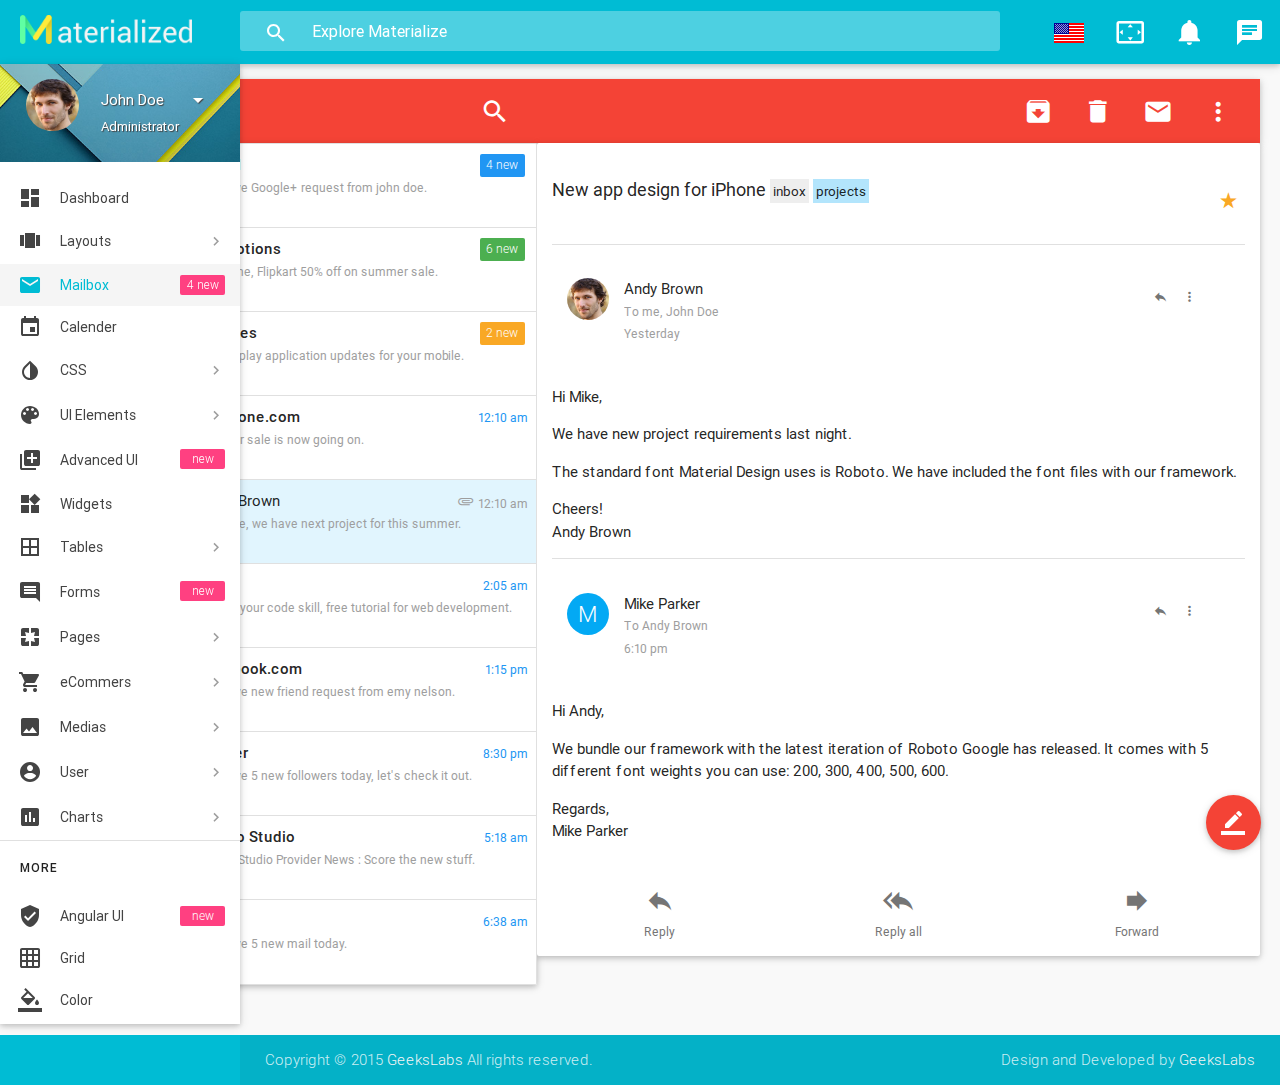
<file: template/app-email.html>
<!DOCTYPE html>
<html lang="en">

<!--================================================================================
	Item Name: Materialize - Material Design Admin Template
	Version: 3.1
	Author: GeeksLabs
	Author URL: http://www.themeforest.net/user/geekslabs
================================================================================ -->

<head>
  <meta http-equiv="Content-Type" content="text/html; charset=UTF-8">
  <meta name="viewport" content="width=device-width, initial-scale=1, maximum-scale=1.0, user-scalable=no">
  <meta http-equiv="X-UA-Compatible" content="IE=edge">
  <meta name="msapplication-tap-highlight" content="no">
  <meta name="description" content="Materialize is a Material Design Admin Template,It's modern, responsive and based on Material Design by Google. ">
  <meta name="keywords" content="materialize, admin template, dashboard template, flat admin template, responsive admin template,">
  <title>Materialize - Material Design Admin Template</title>

  <!-- Favicons-->
  <link rel="icon" href="images/favicon/favicon-32x32.png" sizes="32x32">
  <!-- Favicons-->
  <link rel="apple-touch-icon-precomposed" href="images/favicon/apple-touch-icon-152x152.png">
  <!-- For iPhone -->
  <meta name="msapplication-TileColor" content="#00bcd4">
  <meta name="msapplication-TileImage" content="images/favicon/mstile-144x144.png">
  <!-- For Windows Phone -->


  <!-- CORE CSS-->
  
  <link href="css/materialize.css" type="text/css" rel="stylesheet" media="screen,projection">
  <link href="css/style.css" type="text/css" rel="stylesheet" media="screen,projection">
    <!-- Custome CSS-->    
    <link href="css/custom/custom.css" type="text/css" rel="stylesheet" media="screen,projection">


  <!-- INCLUDED PLUGIN CSS ON THIS PAGE -->
  <link href="js/plugins/prism/prism.css" type="text/css" rel="stylesheet" media="screen,projection">
  <link href="js/plugins/perfect-scrollbar/perfect-scrollbar.css" type="text/css" rel="stylesheet" media="screen,projection">
  <link href="js/plugins/chartist-js/chartist.min.css" type="text/css" rel="stylesheet" media="screen,projection">
</head>

<body>
  <!-- Start Page Loading -->
    <div id="loader-wrapper">
        <div id="loader"></div>        
        <div class="loader-section section-left"></div>
        <div class="loader-section section-right"></div>
    </div>
    <!-- End Page Loading -->

  <!-- //////////////////////////////////////////////////////////////////////////// -->

  <!-- START HEADER -->
  <header id="header" class="page-topbar">
        <!-- start header nav-->
        <div class="navbar-fixed">
            <nav class="navbar-color">
                <div class="nav-wrapper">
                    <ul class="left">                      
                      <li><h1 class="logo-wrapper"><a href="index.html" class="brand-logo darken-1"><img src="images/materialize-logo.png" alt="materialize logo"></a> <span class="logo-text">Materialize</span></h1></li>
                    </ul>
                    <div class="header-search-wrapper hide-on-med-and-down">
                        <i class="mdi-action-search"></i>
                        <input type="text" name="Search" class="header-search-input z-depth-2" placeholder="Explore Materialize"/>
                    </div>
                    <ul class="right hide-on-med-and-down">
                        <li><a href="javascript:void(0);" class="waves-effect waves-block waves-light translation-button"  data-activates="translation-dropdown"><img src="images/flag-icons/United-States.png" alt="USA" /></a>
                        </li>
                        <li><a href="javascript:void(0);" class="waves-effect waves-block waves-light toggle-fullscreen"><i class="mdi-action-settings-overscan"></i></a>
                        </li>
                        <li><a href="javascript:void(0);" class="waves-effect waves-block waves-light notification-button" data-activates="notifications-dropdown"><i class="mdi-social-notifications"><small class="notification-badge">5</small></i>
                        
                        </a>
                        </li>                        
                        <li><a href="#" data-activates="chat-out" class="waves-effect waves-block waves-light chat-collapse"><i class="mdi-communication-chat"></i></a>
                        </li>
                    </ul>
                    <!-- translation-button -->
                    <ul id="translation-dropdown" class="dropdown-content">
                      <li>
                        <a href="#!"><img src="images/flag-icons/United-States.png" alt="English" />  <span class="language-select">English</span></a>
                      </li>
                      <li>
                        <a href="#!"><img src="images/flag-icons/France.png" alt="French" />  <span class="language-select">French</span></a>
                      </li>
                      <li>
                        <a href="#!"><img src="images/flag-icons/China.png" alt="Chinese" />  <span class="language-select">Chinese</span></a>
                      </li>
                      <li>
                        <a href="#!"><img src="images/flag-icons/Germany.png" alt="German" />  <span class="language-select">German</span></a>
                      </li>
                      
                    </ul>
                    <!-- notifications-dropdown -->
                    <ul id="notifications-dropdown" class="dropdown-content">
                      <li>
                        <h5>NOTIFICATIONS <span class="new badge">5</span></h5>
                      </li>
                      <li class="divider"></li>
                      <li>
                        <a href="#!"><i class="mdi-action-add-shopping-cart"></i> A new order has been placed!</a>
                        <time class="media-meta" datetime="2015-06-12T20:50:48+08:00">2 hours ago</time>
                      </li>
                      <li>
                        <a href="#!"><i class="mdi-action-stars"></i> Completed the task</a>
                        <time class="media-meta" datetime="2015-06-12T20:50:48+08:00">3 days ago</time>
                      </li>
                      <li>
                        <a href="#!"><i class="mdi-action-settings"></i> Settings updated</a>
                        <time class="media-meta" datetime="2015-06-12T20:50:48+08:00">4 days ago</time>
                      </li>
                      <li>
                        <a href="#!"><i class="mdi-editor-insert-invitation"></i> Director meeting started</a>
                        <time class="media-meta" datetime="2015-06-12T20:50:48+08:00">6 days ago</time>
                      </li>
                      <li>
                        <a href="#!"><i class="mdi-action-trending-up"></i> Generate monthly report</a>
                        <time class="media-meta" datetime="2015-06-12T20:50:48+08:00">1 week ago</time>
                      </li>
                    </ul>
                </div>
            </nav>
        </div>
        <!-- end header nav-->
  </header>
  <!-- END HEADER -->

  <!-- //////////////////////////////////////////////////////////////////////////// -->

  <!-- START MAIN -->
  <div id="main">
    <!-- START WRAPPER -->
    <div class="wrapper">

      <!-- START LEFT SIDEBAR NAV-->
      <aside id="left-sidebar-nav">
        <ul id="slide-out" class="side-nav fixed leftside-navigation">
            <li class="user-details cyan darken-2">
            <div class="row">
                <div class="col col s4 m4 l4">
                    <img src="images/avatar.jpg" alt="" class="circle responsive-img valign profile-image">
                </div>
                <div class="col col s8 m8 l8">
                    <ul id="profile-dropdown" class="dropdown-content">
                        <li><a href="#"><i class="mdi-action-face-unlock"></i> Profile</a>
                        </li>
                        <li><a href="#"><i class="mdi-action-settings"></i> Settings</a>
                        </li>
                        <li><a href="#"><i class="mdi-communication-live-help"></i> Help</a>
                        </li>
                        <li class="divider"></li>
                        <li><a href="#"><i class="mdi-action-lock-outline"></i> Lock</a>
                        </li>
                        <li><a href="#"><i class="mdi-hardware-keyboard-tab"></i> Logout</a>
                        </li>
                    </ul>
                    <a class="btn-flat dropdown-button waves-effect waves-light white-text profile-btn" href="#" data-activates="profile-dropdown">John Doe<i class="mdi-navigation-arrow-drop-down right"></i></a>
                    <p class="user-roal">Administrator</p>
                </div>
            </div>
            </li>
            <li class="bold"><a href="index.html" class="waves-effect waves-cyan"><i class="mdi-action-dashboard"></i> Dashboard</a>
            </li>
            <li class="no-padding">
                <ul class="collapsible collapsible-accordion">
                    <li class="bold"><a class="collapsible-header waves-effect waves-cyan"><i class="mdi-action-view-carousel"></i> Layouts</a>
                        <div class="collapsible-body">
                            <ul>
                                <li><a href="layout-fullscreen.html">Full Screen</a>
                                </li>
                                <li><a href="layout-horizontal-menu.html">Horizontal Menu</a>
                                </li>
                            </ul>
                        </div>
                    </li>
                </ul>
            </li>
            <li class="bold active"><a href="app-email.html" class="waves-effect waves-cyan"><i class="mdi-communication-email"></i> Mailbox <span class="new badge">4</span></a>
            </li>
            <li class="bold"><a href="app-calendar.html" class="waves-effect waves-cyan"><i class="mdi-editor-insert-invitation"></i> Calender</a>
            </li>
            <li class="no-padding">
                <ul class="collapsible collapsible-accordion">
                    <li class="bold"><a class="collapsible-header waves-effect waves-cyan"><i class="mdi-action-invert-colors"></i> CSS</a>
                        <div class="collapsible-body">
                            <ul>
                                <li><a href="css-typography.html">Typography</a>
                                </li>
                                <li><a href="css-icons.html">Icons</a>
                                </li>
                                <li><a href="css-animations.html">Animations</a>
                                </li>
                                <li><a href="css-shadow.html">Shadow</a>
                                </li>
                                <li><a href="css-media.html">Media</a>
                                </li>
                                <li><a href="css-sass.html">Sass</a>
                                </li>
                            </ul>
                        </div>
                    </li>
                    <li class="bold"><a class="collapsible-header  waves-effect waves-cyan"><i class="mdi-image-palette"></i> UI Elements</a>
                        <div class="collapsible-body">
                            <ul>
                                <li><a href="ui-alerts.html">Alerts</a>
                                </li>
                                <li><a href="ui-buttons.html">Buttons</a>
                                </li>
                                <li><a href="ui-badges.html">Badges</a>
                                </li>
                                <li><a href="ui-breadcrumbs.html">Breadcrumbs</a>
                                </li>
                                <li><a href="ui-collections.html">Collections</a>
                                </li>
                                <li><a href="ui-collapsibles.html">Collapsibles</a>
                                </li>
                                <li><a href="ui-tabs.html">Tabs</a>
                                </li>
                                <li><a href="ui-navbar.html">Navbar</a>
                                </li>
                                <li><a href="ui-pagination.html">Pagination</a>
                                </li>
                                <li><a href="ui-preloader.html">Preloader</a>
                                </li>
                                <li><a href="ui-toasts.html">Toasts</a>
                                </li>
                                <li><a href="ui-tooltip.html">Tooltip</a>
                                </li>
                                <li><a href="ui-waves.html">Waves</a>
                                </li>
                            </ul>
                        </div>
                    </li>
                    <li class="bold"><a class="collapsible-header waves-effect waves-cyan"><i class="mdi-av-queue"></i> Advanced UI <span class="new badge"></span></a>
                        <div class="collapsible-body">
                            <ul>
                                <li><a href="advanced-ui-chips.html">Chips</a>
                                </li>
                                <li><a href="advanced-ui-cards.html">Cards</a>
                                </li>
                                <li><a href="advanced-ui-modals.html">Modals</a>
                                </li>
                                <li><a href="advanced-ui-media.html">Media</a>
                                </li>
                                <li><a href="advanced-ui-range-slider.html">Range Slider</a>
                                </li>
                                <li><a href="advanced-ui-sweetalert.html">SweetAlert</a>
                                </li>
                                <li><a href="advanced-ui-nestable.html">Shortable & Nestable</a>
                                </li>
                                <li><a href="advanced-ui-translation.html">Language Translation</a>
                                </li>
                                <li><a href="advanced-ui-highlight.html">Highlight</a>
                                </li>
                            </ul>
                        </div>
                    </li>
                    <li class="bold"><a href="app-widget.html" class="waves-effect waves-cyan"><i class="mdi-device-now-widgets"></i> Widgets</a>
                    </li>
                    <li class="bold"><a class="collapsible-header  waves-effect waves-cyan"><i class="mdi-editor-border-all"></i> Tables</a>
                        <div class="collapsible-body">
                            <ul>
                                <li><a href="table-basic.html">Basic Tables</a>
                                </li>
                                <li><a href="table-data.html">Data Tables</a>
                                </li>
                                <li><a href="table-jsgrid.html">jsGrid</a>
                                </li>
                                <li><a href="table-editable.html">Editable Table</a>
                                </li>
                                <li><a href="table-floatThead.html">floatThead</a>
                                </li>
                            </ul>
                        </div>
                    </li>
                    <li class="bold"><a class="collapsible-header  waves-effect waves-cyan"><i class="mdi-editor-insert-comment"></i> Forms <span class="new badge"></span></a>
                        <div class="collapsible-body">
                            <ul>
                                <li><a href="form-elements.html">Form Elements</a>
                                </li>
                                <li><a href="form-layouts.html">Form Layouts</a>
                                </li>
                                <li><a href="form-validation.html">Form Validations</a>
                                </li>
                                <li><a href="form-masks.html">Form Masks</a>
                                </li>
                                <li><a href="form-file-uploads.html">File Uploads</a>
                                </li>
                            </ul>
                        </div>
                    </li>
                    <li class="bold"><a class="collapsible-header  waves-effect waves-cyan"><i class="mdi-social-pages"></i> Pages</a>
                        <div class="collapsible-body">
                            <ul>                                        
                                <li><a href="page-contact.html">Contact Page</a>
                                </li>
                                <li><a href="page-todo.html">ToDos</a>
                                </li>
                                <li><a href="page-blog-1.html">Blog Type 1</a>
                                </li>
                                <li><a href="page-blog-2.html">Blog Type 2</a>
                                </li>
                                <li><a href="page-404.html">404</a>
                                </li>
                                <li><a href="page-500.html">500</a>
                                </li>
                                <li><a href="page-blank.html">Blank</a>
                                </li>
                            </ul>
                        </div>
                    </li>
                    <li class="bold"><a class="collapsible-header  waves-effect waves-cyan"><i class="mdi-action-shopping-cart"></i> eCommers</a>
                        <div class="collapsible-body">
                            <ul>
                                <li><a href="eCommerce-products-page.html">Products Page</a>
                                </li>                                        
                                <li><a href="eCommerce-pricing.html">Pricing Table</a>
                                </li>
                                <li><a href="eCommerce-invoice.html">Invoice</a>
                                </li>
                            </ul>
                        </div>
                    </li>
                    <li class="bold"><a class="collapsible-header  waves-effect waves-cyan"><i class="mdi-image-image"></i> Medias</a>
                        <div class="collapsible-body">
                            <ul>                                        
                                <li><a href="media-gallary-page.html">Gallery Page</a>
                                </li>
                                <li><a href="media-hover-effects.html">Image Hover Effects</a>
                                </li>
                            </ul>
                        </div>
                    </li>
                    <li class="bold"><a class="collapsible-header  waves-effect waves-cyan"><i class="mdi-action-account-circle"></i> User</a>
                        <div class="collapsible-body">
                            <ul>     
                                <li><a href="user-profile-page.html">User Profile</a>
                                </li>                                   
                                <li><a href="user-login.html">Login</a>
                                </li>                                        
                                <li><a href="user-register.html">Register</a>
                                </li>
                                <li><a href="user-forgot-password.html">Forgot Password</a>
                                </li>
                                <li><a href="user-lock-screen.html">Lock Screen</a>
                                </li>                                        
                                
                            </ul>
                        </div>
                    </li>
                    
                    <li class="bold"><a class="collapsible-header waves-effect waves-cyan"><i class="mdi-editor-insert-chart"></i> Charts</a>
                        <div class="collapsible-body">
                            <ul>
                                <li><a href="charts-chartjs.html">Chart JS</a>
                                </li>
                                <li><a href="charts-chartist.html">Chartist</a>
                                </li>
                                <li><a href="charts-morris.html">Morris Charts</a>
                                </li>
                                <li><a href="charts-xcharts.html">xCharts</a>
                                </li>
                                <li><a href="charts-flotcharts.html">Flot Charts</a>
                                </li>
                                <li><a href="charts-sparklines.html">Sparkline Charts</a>
                                </li>
                            </ul>
                        </div>
                    </li>
                </ul>
            </li>
            <li class="li-hover"><div class="divider"></div></li>
            <li class="li-hover"><p class="ultra-small margin more-text">MORE</p></li>
            <li><a href="angular-ui.html"><i class="mdi-action-verified-user"></i> Angular UI  <span class="new badge"></span></a>
            </li>
            <li><a href="css-grid.html"><i class="mdi-image-grid-on"></i> Grid</a>
            </li>
            <li><a href="css-color.html"><i class="mdi-editor-format-color-fill"></i> Color</a>
            </li>
            <li><a href="css-helpers.html"><i class="mdi-communication-live-help"></i> Helpers</a>
            </li>
            <li><a href="changelogs.html"><i class="mdi-action-swap-vert-circle"></i> Changelogs</a>
            </li>                    
            <li class="li-hover"><div class="divider"></div></li>
            <li class="li-hover"><p class="ultra-small margin more-text">Daily Sales</p></li>
            <li class="li-hover">
                <div class="row">
                    <div class="col s12 m12 l12">
                        <div class="sample-chart-wrapper">                            
                            <div class="ct-chart ct-golden-section" id="ct2-chart"></div>
                        </div>
                    </div>
                </div>
            </li>
        </ul>
        <a href="#" data-activates="slide-out" class="sidebar-collapse btn-floating btn-medium waves-effect waves-light hide-on-large-only cyan"><i class="mdi-navigation-menu"></i></a>
        </aside>
      <!-- END LEFT SIDEBAR NAV-->

      <!-- //////////////////////////////////////////////////////////////////////////// -->

      <!-- START CONTENT -->
      <section id="content">

        <!--start container-->
        <div class="container">

          <div id="mail-app" class="section">
            <div class="row">
              <div class="col s12">
                <nav class="red">
                  <div class="nav-wrapper">
                    <div class="left col s12 m5 l5">
                      <ul>
                        <li><a href="#!" class="email-menu"><i class="mdi-navigation-menu"></i></a>
                        </li>
                        <li><a href="#!" class="email-type">Primary</a>
                        </li>
                        <li class="right"><a href="#!"><i class="mdi-action-search"></i></a>
                        </li>
                      </ul>
                    </div>
                    <div class="col s12 m7 l7 hide-on-med-and-down">
                      <ul class="right">
                        <li><a href="#!"><i class="mdi-content-archive"></i></a>
                        </li>
                        <li><a href="#!"><i class="mdi-action-delete"></i></a>
                        </li>
                        <li><a href="#!"><i class="mdi-content-mail"></i></a>
                        </li>
                        <li><a href="#!"><i class="mdi-navigation-more-vert"></i></a>
                        </li>
                      </ul>
                    </div>

                  </div>
                </nav>
              </div>
              <div class="col s12">
                <div id="email-sidebar" class="col s2 m1 s1 card-panel">
                  <ul>
                    <li>
                      <img src="images/avatar.jpg" alt="" class="circle responsive-img valign profile-image">
                    </li>
                    <li>
                      <a href="#!"><i class="mdi-content-archive active"></i></a>
                    </li>
                    <li>
                      <a href="#!"><i class="mdi-social-group"></i></a>
                    </li>
                    <li>
                      <a href="#!"><i class="mdi-maps-local-offer"></i></a>
                    </li>
                    <li>
                      <a href="#!"><i class="mdi-alert-error"></i></a>
                    </li>
                  </ul>
                </div>
                <div id="email-list" class="col s10 m4 l4 card-panel z-depth-1">
                  <ul class="collection">
                    <li class="collection-item avatar email-unread">
                      <i class="mdi-social-group icon blue-text"></i>
                      <span class="email-title">Social</span>
                      <p class="truncate grey-text ultra-small">You have Google+ request from john doe.</p>
                      <a href="#!" class="secondary-content"><span class="new badge blue">4</span></a>
                    </li>
                    <li class="collection-item avatar email-unread">
                      <i class="mdi-maps-local-offer icon green-text"></i>
                      <span class="email-title">Promotions</span>
                      <p class="truncate grey-text ultra-small">Amazone, Flipkart 50% off on summer sale.</p>
                      <a href="#!" class="secondary-content"><span class="new badge green">6</span></a>
                    </li>
                    <li class="collection-item avatar email-unread">
                      <i class="mdi-alert-error icon yellow-text text-darken-3"></i>
                      <span class="email-title">Updates</span>
                      <p class="truncate grey-text ultra-small">Google play application updates for your mobile.</p>
                      <a href="#!" class="secondary-content"><span class="new badge yellow darken-3">2</span></a>
                    </li>
                    <li class="collection-item avatar email-unread">
                      <span class="circle red lighten-1">A</span>
                      <span class="email-title">Amazone.com</span>
                      <p class="truncate grey-text ultra-small">Summer sale is now going on.</p>
                      <a href="#!" class="secondary-content email-time"><span class="blue-text ultra-small">12:10 am</span></a>
                    </li>
                    <li class="collection-item avatar selected">
                      <img src="images/avatar.jpg" alt="" class="circle">
                      <span class="email-title">Andy Brown</span>
                      <p class="truncate grey-text ultra-small">Hay Joe, we have next project for this summer.</p>
                      <a href="#!" class="secondary-content email-time"><i class="mdi-editor-attach-file attach-file"></i> <span class="grey-text ultra-small">12:10 am</span></a>
                    </li>
                    <li class="collection-item avatar email-unread">
                      <span class="circle grey darken-1">T</span>
                      <span class="email-title">Tuts+</span>
                      <p class="truncate grey-text ultra-small">Update your code skill, free tutorial for web development.</p>
                      <a href="#!" class="secondary-content email-time"><span class="blue-text ultra-small">2:05 am</span></a>
                    </li>
                    <li class="collection-item avatar email-unread">
                      <span class="circle indigo darken-1">F</span>
                      <span class="email-title">Facebook.com</span>
                      <p class="truncate grey-text ultra-small">You have new friend request from emy nelson.</p>
                      <a href="#!" class="secondary-content email-time"><span class="blue-text ultra-small">1:15 pm</span></a>
                    </li>
                    <li class="collection-item avatar email-unread">
                      <span class="circle light-blue">T</span>
                      <span class="email-title">Twitter</span>
                      <p class="truncate grey-text ultra-small">You have 5 new followers today, let's check it out.</p>
                      <a href="#!" class="secondary-content email-time"><span class="blue-text ultra-small">8:30 pm</span></a>
                    </li>
                    <li class="collection-item avatar email-unread">
                      <span class="circle green accent-4">E</span>
                      <span class="email-title">Envato Studio</span>
                      <p class="truncate grey-text ultra-small">Envato Studio Provider News : Score the new stuff.</p>
                      <a href="#!" class="secondary-content email-time"><span class="blue-text ultra-small">5:18 am</span></a>
                    </li>
                    <li class="collection-item avatar email-unread">
                      <span class="circle red">G</span>
                      <span class="email-title">Gmail</span>
                      <p class="truncate grey-text ultra-small">You have 5 new mail today.</p>
                      <a href="#!" class="secondary-content email-time"><span class="blue-text ultra-small">6:38 am</span></a>
                    </li>
                  </ul>
                </div>
                <div id="email-details" class="col s12 m7 l7 card-panel">
                  <p class="email-subject truncate">New app design for iPhone <span class="email-tag grey lighten-3">inbox</span> <span class="email-tag  light-blue lighten-4">projects</span> <i class="mdi-action-star-rate yellow-text text-darken-3 right"></i>
                  </p>
                  <hr class="grey-text text-lighten-2">
                  <div class="email-content-wrap">
                    <div class="row">
                      <div class="col s10 m10 l10">
                        <ul class="collection">
                          <li class="collection-item avatar">
                            <img src="images/avatar.jpg" alt="" class="circle">
                            <span class="email-title">Andy Brown</span>
                            <p class="truncate grey-text ultra-small">To me, John Doe</p>
                            <p class="grey-text ultra-small">Yesterday</p>
                          </li>
                        </ul>
                      </div>
                      <div class="col s2 m2 l2 email-actions">
                        <a href="#!"><span><i class="mdi-content-reply"></i></span></a>
                        <a href="#!"><span><i class="mdi-navigation-more-vert"></i></span></a>
                      </div>
                    </div>
                    <div class="email-content">
                      <p>Hi Mike,</p>
                      <p>We have new project requirements last night.</p>
                      <p>The standard font Material Design uses is Roboto. We have included the font files with our framework.</p>
                      <p>Cheers!
                        <br>Andy Brown</p>
                    </div>
                  </div>
                  <hr>
                  <div class="email-content-wrap">
                    <div class="row">
                      <div class="col s10 m10 l10">
                        <ul class="collection">
                          <li class="collection-item avatar">
                            <span class="circle light-blue">M</span>
                            <span class="email-title">Mike Parker</span>
                            <p class="truncate grey-text ultra-small">To Andy Brown</p>
                            <p class="grey-text ultra-small">6:10 pm</p>
                          </li>
                        </ul>
                      </div>
                      <div class="col s2 m2 l2 email-actions">
                        <a href="#!"><span><i class="mdi-content-reply"></i></span></a>
                        <a href="#!"><span><i class="mdi-navigation-more-vert"></i></span></a>
                      </div>
                    </div>
                    <div class="email-content">
                      <p>Hi Andy,</p>
                      <p>We bundle our framework with the latest iteration of Roboto Google has released. It comes with 5 different font weights you can use: 200, 300, 400, 500, 600.</p>
                      <p>Regards,
                        <br>Mike Parker</p>
                    </div>
                  </div>
                  <div class="email-reply">
                    <div class="row">
                      <div class="col s4 m4 l4 center-align">
                        <a href="!#"><i class="mdi-content-reply"></i></a>
                        <p class="ultra-small">Reply</p>
                      </div>
                      <div class="col s4 m4 l4 center-align">
                        <a href="!#"><i class="mdi-content-reply-all"></i></a>
                        <p class="ultra-small">Reply all</p>
                      </div>
                      <div class="col s4 m4 l4 center-align">
                        <a href="!#"><i class="mdi-content-forward"></i></a>
                        <p class="ultra-small">Forward</p>
                      </div>
                    </div>
                  </div>

                </div>
              </div>
            </div>

            <!-- Compose Email Trigger -->
            <div class="fixed-action-btn" style="bottom: 50px; right: 19px;">
              <a class="btn-floating btn-large red modal-trigger" href="#modal1">
                <i class="mdi-editor-border-color"></i>
              </a>
            </div>



            <!-- Compose Email Structure -->
            <div id="modal1" class="modal">
              <div class="modal-content">
                <nav class="red">
                  <div class="nav-wrapper">
                    <div class="left col s12 m5 l5">
                      <ul>
                        <li><a href="#!" class="email-menu"><i class="modal-action modal-close  mdi-hardware-keyboard-backspace"></i></a>
                        </li>
                        <li><a href="#!" class="email-type">Compose</a>
                        </li>
                      </ul>
                    </div>
                    <div class="col s12 m7 l7 hide-on-med-and-down">
                      <ul class="right">
                        <li><a href="#!"><i class="mdi-editor-attach-file"></i></a>
                        </li>
                        <li><a href="#!"><i class="modal-action modal-close  mdi-content-send"></i></a>
                        </li>
                        <li><a href="#!"><i class="mdi-navigation-more-vert"></i></a>
                        </li>
                      </ul>
                    </div>

                  </div>
                </nav>
              </div>
              <div class="model-email-content">
                <div class="row">
                  <form class="col s12">
                    <!--<div class="row">
                      <div class="input-field col s12">
                        <input id="from_email" type="email" class="validate">
                        <label for="from_email">From</label>
                      </div>
                    </div> -->
                    <div class="row">
                      <div class="input-field col s12">
                        <input id="to_email" type="email" class="validate">
                        <label for="to_email">To</label>
                      </div>
                    </div>
                    <div class="row">
                      <div class="input-field col s12">
                        <input id="subject" type="text" class="validate">
                        <label for="subject">Subject</label>
                      </div>
                    </div>
                    <div class="row">
                      <div class="input-field col s12">
                        <textarea id="compose" class="materialize-textarea" length="500"></textarea>
                        <label for="compose">Compose email</label>
                      </div>
                    </div>
                  </form>
                </div>
              </div>
            </div>
        </div>
        
    </div>
    <!--end container-->

    </section>
    <!-- END CONTENT -->

    <!-- //////////////////////////////////////////////////////////////////////////// -->
    <!-- START RIGHT SIDEBAR NAV-->
    <aside id="right-sidebar-nav">
        <ul id="chat-out" class="side-nav rightside-navigation">
            <li class="li-hover">
            <a href="#" data-activates="chat-out" class="chat-close-collapse right"><i class="mdi-navigation-close"></i></a>
            <div id="right-search" class="row">
                <form class="col s12">
                    <div class="input-field">
                        <i class="mdi-action-search prefix"></i>
                        <input id="icon_prefix" type="text" class="validate">
                        <label for="icon_prefix">Search</label>
                    </div>
                </form>
            </div>
            </li>
            <li class="li-hover">
                <ul class="chat-collapsible" data-collapsible="expandable">
                <li>
                    <div class="collapsible-header teal white-text active"><i class="mdi-social-whatshot"></i>Recent Activity</div>
                    <div class="collapsible-body recent-activity">
                        <div class="recent-activity-list chat-out-list row">
                            <div class="col s3 recent-activity-list-icon"><i class="mdi-action-add-shopping-cart"></i>
                            </div>
                            <div class="col s9 recent-activity-list-text">
                                <a href="#">just now</a>
                                <p>Jim Doe Purchased new equipments for zonal office.</p>
                            </div>
                        </div>
                        <div class="recent-activity-list chat-out-list row">
                            <div class="col s3 recent-activity-list-icon"><i class="mdi-device-airplanemode-on"></i>
                            </div>
                            <div class="col s9 recent-activity-list-text">
                                <a href="#">Yesterday</a>
                                <p>Your Next flight for USA will be on 15th August 2015.</p>
                            </div>
                        </div>
                        <div class="recent-activity-list chat-out-list row">
                            <div class="col s3 recent-activity-list-icon"><i class="mdi-action-settings-voice"></i>
                            </div>
                            <div class="col s9 recent-activity-list-text">
                                <a href="#">5 Days Ago</a>
                                <p>Natalya Parker Send you a voice mail for next conference.</p>
                            </div>
                        </div>
                        <div class="recent-activity-list chat-out-list row">
                            <div class="col s3 recent-activity-list-icon"><i class="mdi-action-store"></i>
                            </div>
                            <div class="col s9 recent-activity-list-text">
                                <a href="#">Last Week</a>
                                <p>Jessy Jay open a new store at S.G Road.</p>
                            </div>
                        </div>
                        <div class="recent-activity-list chat-out-list row">
                            <div class="col s3 recent-activity-list-icon"><i class="mdi-action-settings-voice"></i>
                            </div>
                            <div class="col s9 recent-activity-list-text">
                                <a href="#">5 Days Ago</a>
                                <p>Natalya Parker Send you a voice mail for next conference.</p>
                            </div>
                        </div>
                    </div>
                </li>
                <li>
                    <div class="collapsible-header light-blue white-text active"><i class="mdi-editor-attach-money"></i>Sales Repoart</div>
                    <div class="collapsible-body sales-repoart">
                        <div class="sales-repoart-list  chat-out-list row">
                            <div class="col s8">Target Salse</div>
                            <div class="col s4"><span id="sales-line-1"></span>
                            </div>
                        </div>
                        <div class="sales-repoart-list chat-out-list row">
                            <div class="col s8">Payment Due</div>
                            <div class="col s4"><span id="sales-bar-1"></span>
                            </div>
                        </div>
                        <div class="sales-repoart-list chat-out-list row">
                            <div class="col s8">Total Delivery</div>
                            <div class="col s4"><span id="sales-line-2"></span>
                            </div>
                        </div>
                        <div class="sales-repoart-list chat-out-list row">
                            <div class="col s8">Total Progress</div>
                            <div class="col s4"><span id="sales-bar-2"></span>
                            </div>
                        </div>
                    </div>
                </li>
                <li>
                    <div class="collapsible-header red white-text"><i class="mdi-action-stars"></i>Favorite Associates</div>
                    <div class="collapsible-body favorite-associates">
                        <div class="favorite-associate-list chat-out-list row">
                            <div class="col s4"><img src="images/avatar.jpg" alt="" class="circle responsive-img online-user valign profile-image">
                            </div>
                            <div class="col s8">
                                <p>Eileen Sideways</p>
                                <p class="place">Los Angeles, CA</p>
                            </div>
                        </div>
                        <div class="favorite-associate-list chat-out-list row">
                            <div class="col s4"><img src="images/avatar.jpg" alt="" class="circle responsive-img online-user valign profile-image">
                            </div>
                            <div class="col s8">
                                <p>Zaham Sindil</p>
                                <p class="place">San Francisco, CA</p>
                            </div>
                        </div>
                        <div class="favorite-associate-list chat-out-list row">
                            <div class="col s4"><img src="images/avatar.jpg" alt="" class="circle responsive-img offline-user valign profile-image">
                            </div>
                            <div class="col s8">
                                <p>Renov Leongal</p>
                                <p class="place">Cebu City, Philippines</p>
                            </div>
                        </div>
                        <div class="favorite-associate-list chat-out-list row">
                            <div class="col s4"><img src="images/avatar.jpg" alt="" class="circle responsive-img online-user valign profile-image">
                            </div>
                            <div class="col s8">
                                <p>Weno Carasbong</p>
                                <p>Tokyo, Japan</p>
                            </div>
                        </div>
                        <div class="favorite-associate-list chat-out-list row">
                            <div class="col s4"><img src="images/avatar.jpg" alt="" class="circle responsive-img offline-user valign profile-image">
                            </div>
                            <div class="col s8">
                                <p>Nusja Nawancali</p>
                                <p class="place">Bangkok, Thailand</p>
                            </div>
                        </div>
                    </div>
                </li>
                </ul>
            </li>
        </ul>
      </aside>
    <!-- LEFT RIGHT SIDEBAR NAV-->

  </div>
  <!-- END WRAPPER -->

  </div>
  <!-- END MAIN -->



  <!-- //////////////////////////////////////////////////////////////////////////// -->

  <!-- START FOOTER -->
  <footer class="page-footer">
    <div class="footer-copyright">
      <div class="container">
        <span>Copyright © 2015 <a class="grey-text text-lighten-4" href="http://themeforest.net/user/geekslabs/portfolio?ref=geekslabs" target="_blank">GeeksLabs</a> All rights reserved.</span>
        <span class="right"> Design and Developed by <a class="grey-text text-lighten-4" href="http://geekslabs.com/">GeeksLabs</a></span>
        </div>
    </div>
  </footer>
    <!-- END FOOTER -->



    <!-- ================================================
    Scripts
    ================================================ -->
    
    <!-- jQuery Library -->
    <script type="text/javascript" src="js/plugins/jquery-1.11.2.min.js"></script>    
    <!--materialize js-->
    <script type="text/javascript" src="js/materialize.js"></script>
    <!--prism-->
    <script type="text/javascript" src="js/plugins/prism/prism.js"></script>
    <!--scrollbar-->
    <script type="text/javascript" src="js/plugins/perfect-scrollbar/perfect-scrollbar.min.js"></script>
    <!-- chartist -->
    <script type="text/javascript" src="js/plugins/chartist-js/chartist.min.js"></script>   
    
    <!--plugins.js - Some Specific JS codes for Plugin Settings-->
    <script type="text/javascript" src="js/plugins.js"></script>
    <!--custom-script.js - Add your own theme custom JS-->
    <script type="text/javascript" src="js/custom-script.js"></script>
    
</body>

</html>
</file>
<file: template/js/plugins/prism/prism.css>
/* http://prismjs.com/download.html?themes=prism&languages=[base64]&plugins=line-highlight+line-numbers+show-invisibles+autolinker+wpd+file-highlight+show-language+jsonp-highlight+highlight-keywords */
/**
 * prism.js default theme for JavaScript, CSS and HTML
 * Based on dabblet (http://dabblet.com)
 * @author Lea Verou
 */

code[class*="language-"],
pre[class*="language-"] {
	color: black;
	text-shadow: 0 1px white;
	font-family: Consolas, Monaco, 'Andale Mono', 'Ubuntu Mono', monospace;
	direction: ltr;
	text-align: left;
	white-space: pre;
	word-spacing: normal;
	word-break: normal;
	word-wrap: normal;
	line-height: 1.5;

	-moz-tab-size: 4;
	-o-tab-size: 4;
	tab-size: 4;

	-webkit-hyphens: none;
	-moz-hyphens: none;
	-ms-hyphens: none;
	hyphens: none;
}

pre[class*="language-"]::-moz-selection, pre[class*="language-"] ::-moz-selection,
code[class*="language-"]::-moz-selection, code[class*="language-"] ::-moz-selection {
	text-shadow: none;
	background: #b3d4fc;
}

pre[class*="language-"]::selection, pre[class*="language-"] ::selection,
code[class*="language-"]::selection, code[class*="language-"] ::selection {
	text-shadow: none;
	background: #b3d4fc;
}

@media print {
	code[class*="language-"],
	pre[class*="language-"] {
		text-shadow: none;
	}
}

/* Code blocks */
pre[class*="language-"] {
	padding: 1em;
	margin: .5em 0;
	overflow: auto;
}

:not(pre) > code[class*="language-"],
pre[class*="language-"] {
	background: #f5f2f0;
}

/* Inline code */
:not(pre) > code[class*="language-"] {
	padding: .1em;
	border-radius: .3em;
	white-space: normal;
}

.token.comment,
.token.prolog,
.token.doctype,
.token.cdata {
	color: slategray;
}

.token.punctuation {
	color: #999;
}

.namespace {
	opacity: .7;
}

.token.property,
.token.tag,
.token.boolean,
.token.number,
.token.constant,
.token.symbol,
.token.deleted {
	color: #905;
}

.token.selector,
.token.attr-name,
.token.string,
.token.char,
.token.builtin,
.token.inserted {
	color: #690;
}

.token.operator,
.token.entity,
.token.url,
.language-css .token.string,
.style .token.string {
	color: #a67f59;
	background: hsla(0, 0%, 100%, .5);
}

.token.atrule,
.token.attr-value,
.token.keyword {
	color: #07a;
}

.token.function {
	color: #DD4A68;
}

.token.regex,
.token.important,
.token.variable {
	color: #e90;
}

.token.important,
.token.bold {
	font-weight: bold;
}
.token.italic {
	font-style: italic;
}

.token.entity {
	cursor: help;
}

pre[data-line] {
	position: relative;
	padding: 1em 0 1em 3em;
}

.line-highlight {
	position: absolute;
	left: 0;
	right: 0;
	padding: inherit 0;
	margin-top: 1em; /* Same as .prism’s padding-top */

	background: hsla(24, 20%, 50%,.08);
	background: -moz-linear-gradient(left, hsla(24, 20%, 50%,.1) 70%, hsla(24, 20%, 50%,0));
	background: -webkit-linear-gradient(left, hsla(24, 20%, 50%,.1) 70%, hsla(24, 20%, 50%,0));
	background: -o-linear-gradient(left, hsla(24, 20%, 50%,.1) 70%, hsla(24, 20%, 50%,0));
	background: linear-gradient(left, hsla(24, 20%, 50%,.1) 70%, hsla(24, 20%, 50%,0));
	
	pointer-events: none;
	
	line-height: inherit;
	white-space: pre;
}

	.line-highlight:before,
	.line-highlight[data-end]:after {
		content: attr(data-start);
		position: absolute;
		top: .4em;
		left: .6em;
		min-width: 1em;
		padding: 0 .5em;
		background-color: hsla(24, 20%, 50%,.4);
		color: hsl(24, 20%, 95%);
		font: bold 65%/1.5 sans-serif;
		text-align: center;
		vertical-align: .3em;
		border-radius: 999px;
		text-shadow: none;
		box-shadow: 0 1px white;
	}
	
	.line-highlight[data-end]:after {
		content: attr(data-end);
		top: auto;
		bottom: .4em;
	}
pre.line-numbers {
	position: relative;
	padding-left: 3.8em;
	counter-reset: linenumber;
}

pre.line-numbers > code {
	position: relative;
}

.line-numbers .line-numbers-rows {
	position: absolute;
	pointer-events: none;
	top: 0;
	font-size: 100%;
	left: -3.8em;
	width: 3em; /* works for line-numbers below 1000 lines */
	letter-spacing: -1px;
	border-right: 1px solid #999;

	-webkit-user-select: none;
	-moz-user-select: none;
	-ms-user-select: none;
	user-select: none;

}

	.line-numbers-rows > span {
		pointer-events: none;
		display: block;
		counter-increment: linenumber;
	}

		.line-numbers-rows > span:before {
			content: counter(linenumber);
			color: #999;
			display: block;
			padding-right: 0.8em;
			text-align: right;
		}
.token.tab:not(:empty):before,
.token.cr:before,
.token.lf:before {
	color: hsl(24, 20%, 85%);
}

.token.tab:not(:empty):before {
    content: '\21E5';
}

.token.cr:before {
    content: '\240D';
}

.token.crlf:before {
    content: '\240D\240A';
}
.token.lf:before {
    content: '\240A';
}

.token a {
	color: inherit;
}
code[class*="language-"] a[href],
pre[class*="language-"] a[href] {
	cursor: help;
	text-decoration: none;
}

code[class*="language-"] a[href]:hover,
pre[class*="language-"] a[href]:hover {
	cursor: help;
	text-decoration: underline;
}
div.prism-show-language {
	position: relative;
}

div.prism-show-language > div.prism-show-language-label[data-language] {
	color: black;
	background-color: #CFCFCF;
	display: inline-block;
	position: absolute;
	bottom: auto;
	left: auto;
	top: 0;
	right: 0;
	width: auto;
	height: auto;
	font-size: 0.9em;
	border-radius: 0 0 0 5px;
	padding: 0 0.5em;
	text-shadow: none;
	z-index: 1;
	-webkit-box-shadow: none;
	-moz-box-shadow: none;
	box-shadow: none;
	-webkit-transform: none;
	-moz-transform: none;
	-ms-transform: none;
	-o-transform: none;
	transform: none;
}
</file>
<file: template/js/plugins/perfect-scrollbar/perfect-scrollbar.css>
.ps-container.ps-active-x > .ps-scrollbar-x-rail, .ps-container.ps-active-y > .ps-scrollbar-y-rail {
  display: block; }
.ps-container.ps-in-scrolling {
  pointer-events: none; }
  .ps-container.ps-in-scrolling > .ps-scrollbar-x-rail {
    background-color: rgba(10,10,10,0.3);
    opacity: 0.9;
    -ms-filter: "progid:DXImageTransform.Microsoft.Alpha(Opacity=90)";
    filter: alpha(opacity=90); }
    .ps-container.ps-in-scrolling > .ps-scrollbar-x-rail > .ps-scrollbar-x {
      background-color: rgba(130,130,138,0.9); }
  .ps-container.ps-in-scrolling > .ps-scrollbar-y-rail {
    background-color: rgba(10,10,10,0.3);
    opacity: 0.9;
    -ms-filter: "progid:DXImageTransform.Microsoft.Alpha(Opacity=90)";
    filter: alpha(opacity=90); }
    .ps-container.ps-in-scrolling > .ps-scrollbar-y-rail > .ps-scrollbar-y {
      background-color: rgba(130,130,138,0.9); }
.ps-container > .ps-scrollbar-x-rail {
  display: none;
  position: absolute;
  /* please don't change 'position' */
  -webkit-border-radius: 0px;
  -moz-border-radius: 0px;
  -ms-border-radius: 0px;
  border-radius: 0px;
  opacity: 0;
  -ms-filter: "progid:DXImageTransform.Microsoft.Alpha(Opacity=0)";
  filter: alpha(opacity=0);
  -webkit-transition: background-color 0.2s linear, opacity 0.2s linear;
  -moz-transition: background-color 0.2s linear, opacity 0.2s linear;
  -o-transition: background-color 0.2s linear, opacity 0.2s linear;
  transition: background-color 0.2s linear, opacity 0.2s linear;
  bottom: 3px;
  /* there must be 'bottom' for ps-scrollbar-x-rail */
  height: 5px; }
  .ps-container > .ps-scrollbar-x-rail > .ps-scrollbar-x {
    position: absolute;
    /* please don't change 'position' */
    background-color: rgba(130,130,138,1);
    -webkit-border-radius: 0px;
    -moz-border-radius: 0px;
    -ms-border-radius: 0px;
    border-radius: 0px;
    -webkit-transition: background-color 0.2s linear;
    -moz-transition: background-color 0.2s linear;
    -o-transition: background-color 0.2s linear;
    transition: background-color 0.2s linear;
    bottom: 0;
    /* there must be 'bottom' for ps-scrollbar-x */
    height: 5px; }
.ps-container > .ps-scrollbar-y-rail {
  display: none;
  position: absolute;
  /* please don't change 'position' */
  -webkit-border-radius: 0px;
  -moz-border-radius: 0px;
  -ms-border-radius: 0px;
  border-radius: 0px;
  opacity: 0;
  -ms-filter: "progid:DXImageTransform.Microsoft.Alpha(Opacity=0)";
  filter: alpha(opacity=0);
  -webkit-transition: background-color 0.2s linear, opacity 0.2s linear;
  -moz-transition: background-color 0.2s linear, opacity 0.2s linear;
  -o-transition: background-color 0.2s linear, opacity 0.2s linear;
  transition: background-color 0.2s linear, opacity 0.2s linear;
  right: 3px;
  /* there must be 'right' for ps-scrollbar-y-rail */
  width: 5px; }
  .ps-container > .ps-scrollbar-y-rail > .ps-scrollbar-y {
    position: absolute;
    /* please don't change 'position' */
    background-color: rgba(130,130,138,1);
    -webkit-border-radius: 0px;
    -moz-border-radius: 0px;
    -ms-border-radius: 0px;
    border-radius: 0px;
    -webkit-transition: background-color 0.2s linear;
    -moz-transition: background-color 0.2s linear;
    -o-transition: background-color 0.2s linear;
    transition: background-color 0.2s linear;
    right: 0;
    /* there must be 'right' for ps-scrollbar-y */
    width: 5px; }
.ps-container:hover.ps-in-scrolling {
  pointer-events: none; }
  .ps-container:hover.ps-in-scrolling > .ps-scrollbar-x-rail {
    background-color: rgba(10,10,10,0.3);
    opacity: 0.9;
    -ms-filter: "progid:DXImageTransform.Microsoft.Alpha(Opacity=90)";
    filter: alpha(opacity=90); }
    .ps-container:hover.ps-in-scrolling > .ps-scrollbar-x-rail > .ps-scrollbar-x {
      background-color: rgba(130,130,138,0.9); }
  .ps-container:hover.ps-in-scrolling > .ps-scrollbar-y-rail {
    background-color: rgba(10,10,10,0.3);
    opacity: 0.9;
    -ms-filter: "progid:DXImageTransform.Microsoft.Alpha(Opacity=90)";
    filter: alpha(opacity=90); }
    .ps-container:hover.ps-in-scrolling > .ps-scrollbar-y-rail > .ps-scrollbar-y {
      background-color: rgba(130,130,138,0.9); }
.ps-container:hover > .ps-scrollbar-x-rail, .ps-container:hover > .ps-scrollbar-y-rail {
  opacity: 0.6;
  -ms-filter: "progid:DXImageTransform.Microsoft.Alpha(Opacity=60)";
  filter: alpha(opacity=60); }
.ps-container:hover > .ps-scrollbar-x-rail:hover {
  background-color: rgba(10,10,10,0.3);
  opacity: 0.9;
  -ms-filter: "progid:DXImageTransform.Microsoft.Alpha(Opacity=90)";
  filter: alpha(opacity=90); }
  .ps-container:hover > .ps-scrollbar-x-rail:hover > .ps-scrollbar-x {
    background-color: rgba(130,130,138,0.9); }
.ps-container:hover > .ps-scrollbar-y-rail:hover {
  background-color: rgba(10,10,10,0.3);
  opacity: 0.9;
  -ms-filter: "progid:DXImageTransform.Microsoft.Alpha(Opacity=90)";
  filter: alpha(opacity=90); }
  .ps-container:hover > .ps-scrollbar-y-rail:hover > .ps-scrollbar-y {
    background-color: rgba(130,130,138,0.9); }
</file>
<file: template/js/plugins/jquery.nestable/nestable.css>
/**
 * Nestable
 */

.dd { position: relative; display: block; margin: 0; padding: 0; max-width: 600px; list-style: none; font-size: 13px; line-height: 20px; }

.dd-list { display: block; position: relative; margin: 0; padding: 0; list-style: none; }
.dd-list .dd-list { padding-left: 30px; }
.dd-collapsed .dd-list { display: none; }

.dd-item,
.dd-empty,
.dd-placeholder { display: block; position: relative; margin: 0; padding: 0; min-height: 20px; font-size: 13px; line-height: 20px; }

.dd-handle { display: block; height: 30px; margin: 5px 0; padding: 5px 10px; color: #333; text-decoration: none; font-weight: bold; border: 1px solid #ccc;
    background: #fafafa;
    box-shadow: 0 2px 5px 0 rgba(0, 0, 0, 0.16), 0 2px 10px 0 rgba(0, 0, 0, 0.12);
    -webkit-border-radius: 3px;
            border-radius: 3px;
    box-sizing: border-box; -moz-box-sizing: border-box;
}
.dd-handle:hover { color: #00BCD4; background: #fff; }

.dd-item > button { display: block; position: relative; cursor: pointer; float: left; width: 25px; height: 20px; margin: 5px 0; padding: 0; text-indent: 100%; white-space: nowrap; overflow: hidden; border: 0; background: transparent; font-size: 12px; line-height: 1; text-align: center; font-weight: bold; }
.dd-item > button:before { content: '+'; display: block; position: absolute; width: 100%; text-align: center; text-indent: 0; }
.dd-item > button[data-action="collapse"]:before { content: '-'; }

.dd-placeholder,
.dd-empty { margin: 5px 0; padding: 0; min-height: 30px; background: #f2fbff; border: 1px dashed #b6bcbf; box-sizing: border-box; -moz-box-sizing: border-box; }
.dd-empty { border: 1px dashed #bbb; min-height: 100px; background-color: #e5e5e5;
    background-image: -webkit-linear-gradient(45deg, #fff 25%, transparent 25%, transparent 75%, #fff 75%, #fff),
                      -webkit-linear-gradient(45deg, #fff 25%, transparent 25%, transparent 75%, #fff 75%, #fff);
    background-image:    -moz-linear-gradient(45deg, #fff 25%, transparent 25%, transparent 75%, #fff 75%, #fff),
                         -moz-linear-gradient(45deg, #fff 25%, transparent 25%, transparent 75%, #fff 75%, #fff);
    background-image:         linear-gradient(45deg, #fff 25%, transparent 25%, transparent 75%, #fff 75%, #fff),
                              linear-gradient(45deg, #fff 25%, transparent 25%, transparent 75%, #fff 75%, #fff);
    background-size: 60px 60px;
    background-position: 0 0, 30px 30px;
}

.dd-dragel { position: absolute; pointer-events: none; z-index: 9999; }
.dd-dragel > .dd-item .dd-handle { margin-top: 0; }
.dd-dragel .dd-handle {
    -webkit-box-shadow: 2px 4px 6px 0 rgba(0,0,0,.1);
            box-shadow: 2px 4px 6px 0 rgba(0,0,0,.1);
}

/**
 * Nestable Extras
 */

.nestable-lists { display: block; clear: both; padding: 30px 0; width: 100%; border: 0; border-top: 2px solid #ddd; border-bottom: 2px solid #ddd; }

#nestable-menu { padding: 0; margin: 20px 0; }

#nestable-output,
#nestable2-output { width: 100%; height: 7em; font-size: 0.75em; line-height: 1.333333em; font-family: Consolas, monospace; padding: 5px; box-sizing: border-box; -moz-box-sizing: border-box; }

#nestable2 .dd-handle {
    color: #fff;
    border: 1px solid #999;
    background: #bbb;
    box-shadow: 0 2px 5px 0 rgba(0, 0, 0, 0.16), 0 2px 10px 0 rgba(0, 0, 0, 0.12);
}
#nestable2 .dd-handle:hover { background: #bbb; }
#nestable2 .dd-item > button:before { color: #fff; }
.dd{
    width: 100%;
}
@media only screen and (min-width: 700px) {

    /*.dd { float: left; width: 48%; }
    .dd + .dd { margin-left: 2%; }*/

}

.dd-hover > .dd-handle { background: #2ea8e5 !important; }

/**
 * Nestable Draggable Handles
 */

.dd3-content { display: block; height: 30px; margin: 5px 0; padding: 5px 10px 5px 40px; color: #333; text-decoration: none; font-weight: bold; border: 1px solid #ccc;
    background: #fafafa;
    /*background: -webkit-linear-gradient(top, #fafafa 0%, #eee 100%);
    background:    -moz-linear-gradient(top, #fafafa 0%, #eee 100%);
    background:         linear-gradient(top, #fafafa 0%, #eee 100%);*/
    box-shadow: 0 2px 5px 0 rgba(0, 0, 0, 0.16), 0 2px 10px 0 rgba(0, 0, 0, 0.12);
    -webkit-border-radius: 3px;
            border-radius: 3px;
    box-sizing: border-box; -moz-box-sizing: border-box;
}
.dd3-content:hover { color: #2ea8e5; background: #fff; }

.dd-dragel > .dd3-item > .dd3-content { margin: 0; }

.dd3-item > button { margin-left: 30px; }

.dd3-handle { position: absolute; margin: 0; left: 0; top: 0; cursor: pointer; width: 30px; text-indent: 100%; white-space: nowrap; overflow: hidden;
    border: 1px solid #aaa;
    background: #ddd;
    /*background: -webkit-linear-gradient(top, #ddd 0%, #bbb 100%);
    background:    -moz-linear-gradient(top, #ddd 0%, #bbb 100%);
    background:         linear-gradient(top, #ddd 0%, #bbb 100%);*/
    box-shadow: 0 2px 5px 0 rgba(0, 0, 0, 0.16), 0 2px 10px 0 rgba(0, 0, 0, 0.12);
    border-top-right-radius: 0;
    border-bottom-right-radius: 0;
}
.dd3-handle:before { content: '≡'; display: block; position: absolute; left: 0; top: 3px; width: 100%; text-align: center; text-indent: 0; color: #fff; font-size: 20px; font-weight: normal; }
.dd3-handle:hover { background: #ddd; }
</file>
<file: template/js/plugins/ionRangeSlider/css/ion.rangeSlider.css>
/* Ion.RangeSlider
// css version 2.0.3
// © 2013-2014 Denis Ineshin | IonDen.com
// ===================================================================================================================*/

/* =====================================================================================================================
// RangeSlider */

.irs {
    position: relative; display: block;
    -webkit-touch-callout: none;
    -webkit-user-select: none;
     -khtml-user-select: none;
       -moz-user-select: none;
        -ms-user-select: none;
            user-select: none;
}
    .irs-line {
        position: relative; display: block;
        overflow: hidden;
        outline: none !important;
    }
        .irs-line-left, .irs-line-mid, .irs-line-right {
            position: absolute; display: block;
            top: 0;
        }
        .irs-line-left {
            left: 0; width: 11%;
        }
        .irs-line-mid {
            left: 9%; width: 82%;
        }
        .irs-line-right {
            right: 0; width: 11%;
        }

    .irs-bar {
        position: absolute; display: block;
        left: 0; width: 0;
    }
        .irs-bar-edge {
            position: absolute; display: block;
            top: 0; left: 0;
        }

    .irs-shadow {
        position: absolute; display: none;
        left: 0; width: 0;
    }

    .irs-slider {
        position: absolute; display: block;
        cursor: default;
        z-index: 1;
    }
        .irs-slider.single {

        }
        .irs-slider.from {

        }
        .irs-slider.to {

        }
        .irs-slider.type_last {
            z-index: 2;
        }

    .irs-min {
        position: absolute; display: block;
        left: 0;
        cursor: default;
    }
    .irs-max {
        position: absolute; display: block;
        right: 0;
        cursor: default;
    }

    .irs-from, .irs-to, .irs-single {
        position: absolute; display: block;
        top: 0; left: 0;
        cursor: default;
        white-space: nowrap;
    }

.irs-grid {
    position: absolute; display: none;
    bottom: 0; left: 0;
    width: 100%; height: 20px;
}
.irs-with-grid .irs-grid {
    display: block;
}
    .irs-grid-pol {
        position: absolute;
        top: 0; left: 0;
        width: 1px; height: 8px;
        background: #000;
    }
    .irs-grid-pol.small {
        height: 4px;
    }
    .irs-grid-text {
        position: absolute;
        bottom: 0; left: 0;
        white-space: nowrap;
        text-align: center;
        font-size: 9px; line-height: 9px;
        padding: 0 3px;
        color: #000;
    }

.irs-disable-mask {
    position: absolute; display: block;
    top: 0; left: -1%;
    width: 102%; height: 100%;
    cursor: default;
    background: rgba(0,0,0,0.0);
    z-index: 2;
}
.irs-disabled {
    opacity: 0.4;
}
.lt-ie9 .irs-disabled {
    filter: alpha(opacity=40);
}


.irs-hidden-input {
    position: absolute !important;
    display: block !important;
    top: 0 !important;
    left: 0 !important;
    width: 0 !important;
    height: 0 !important;
    font-size: 0 !important;
    line-height: 0 !important;
    padding: 0 !important;
    margin: 0 !important;
    outline: none !important;
    z-index: -9999 !important;
    background: none !important;
    border-style: solid !important;
    border-color: transparent !important;
}
</file>
<file: template/js/plugins/ionRangeSlider/css/ion.rangeSlider.skinFlat.css>
/* Ion.RangeSlider, Flat UI Skin
// css version 2.0.3
// © Denis Ineshin, 2014    https://github.com/IonDen
// ===================================================================================================================*/

/* =====================================================================================================================
// Skin details */

.irs-line-mid,
.irs-line-left,
.irs-line-right,
.irs-bar,
.irs-bar-edge,
.irs-slider {
    background: url(../img/sprite-skin-flat.png) repeat-x;
}

.irs {
    height: 40px;
}
.irs-with-grid {
    height: 60px;
}
.irs-line {
    height: 12px; top: 25px;
}
    .irs-line-left {
        height: 12px;
        background-position: 0 -30px;
    }
    .irs-line-mid {
        height: 12px;
        background-position: 0 0;
    }
    .irs-line-right {
        height: 12px;
        background-position: 100% -30px;
    }

.irs-bar {
    height: 12px; top: 25px;
    background-position: 0 -60px;
}
    .irs-bar-edge {
        top: 25px;
        height: 12px; width: 9px;
        background-position: 0 -90px;
    }

.irs-shadow {
    height: 3px; top: 34px;
    background: #000;
    opacity: 0.25;
}
.lt-ie9 .irs-shadow {
    filter: alpha(opacity=25);
}

.irs-slider {
    width: 16px; height: 18px;
    top: 22px;
    background-position: 0 -120px;
}
.irs-slider.state_hover, .irs-slider:hover {
    background-position: 0 -150px;
}

.irs-min, .irs-max {
    color: #999;
    font-size: 10px; line-height: 1.333;
    text-shadow: none;
    top: 0; padding: 1px 3px;
    background: #e1e4e9;
    -moz-border-radius: 4px;
    border-radius: 4px;
}

.irs-from, .irs-to, .irs-single {
    color: #fff;
    font-size: 10px; line-height: 1.333;
    text-shadow: none;
    padding: 1px 5px;
    background: #ed5565;
    -moz-border-radius: 4px;
    border-radius: 4px;
}
.irs-from:after, .irs-to:after, .irs-single:after {
    position: absolute; display: block; content: "";
    bottom: -6px; left: 50%;
    width: 0; height: 0;
    margin-left: -3px;
    overflow: hidden;
    border: 3px solid transparent;
    border-top-color: #ed5565;
}


.irs-grid-pol {
    background: #e1e4e9;
}
.irs-grid-text {
    color: #999;
}

.irs-disabled {
}
</file>
<file: template/js/plugins/sweetalert/dist/sweetalert.css>
body.stop-scrolling {
  height: 100%;
  overflow: hidden; }

.sweet-overlay {
  background-color: black;
  /* IE8 */
  -ms-filter: "progid:DXImageTransform.Microsoft.Alpha(Opacity=40)";
  /* IE8 */
  background-color: rgba(0, 0, 0, 0.4);
  position: fixed;
  left: 0;
  right: 0;
  top: 0;
  bottom: 0;
  display: none;
  z-index: 10000; }

.sweet-alert {
  background-color: white;
  font-family: 'Open Sans', 'Helvetica Neue', Helvetica, Arial, sans-serif;
  width: 478px;
  padding: 17px;
  border-radius: 5px;
  text-align: center;
  position: fixed;
  left: 50%;
  top: 50%;
  margin-left: -256px;
  margin-top: -200px;
  overflow: hidden;
  display: none;
  z-index: 99999; }
  @media all and (max-width: 540px) {
    .sweet-alert {
      width: auto;
      margin-left: 0;
      margin-right: 0;
      left: 15px;
      right: 15px; } }
  .sweet-alert h2 {
    color: #575757;
    font-size: 30px;
    text-align: center;
    font-weight: 600;
    text-transform: none;
    position: relative;
    margin: 25px 0;
    padding: 0;
    line-height: 40px;
    display: block; }
  .sweet-alert p {
    color: #797979;
    font-size: 16px;
    text-align: center;
    font-weight: 300;
    position: relative;
    text-align: inherit;
    float: none;
    margin: 0;
    padding: 0;
    line-height: normal; }
  .sweet-alert fieldset {
    border: none;
    position: relative; }
  .sweet-alert .sa-error-container {
    background-color: #f1f1f1;
    margin-left: -17px;
    margin-right: -17px;
    overflow: hidden;
    padding: 0 10px;
    max-height: 0;
    webkit-transition: padding 0.15s, max-height 0.15s;
    transition: padding 0.15s, max-height 0.15s; }
    .sweet-alert .sa-error-container.show {
      padding: 10px 0;
      max-height: 100px;
      webkit-transition: padding 0.2s, max-height 0.2s;
      transition: padding 0.25s, max-height 0.25s; }
    .sweet-alert .sa-error-container .icon {
      display: inline-block;
      width: 24px;
      height: 24px;
      border-radius: 50%;
      background-color: #ea7d7d;
      color: white;
      line-height: 24px;
      text-align: center;
      margin-right: 3px; }
    .sweet-alert .sa-error-container p {
      display: inline-block; }
  .sweet-alert .sa-input-error {
    position: absolute;
    top: 29px;
    right: 26px;
    width: 20px;
    height: 20px;
    opacity: 0;
    -webkit-transform: scale(0.5);
    transform: scale(0.5);
    -webkit-transform-origin: 50% 50%;
    transform-origin: 50% 50%;
    -webkit-transition: all 0.1s;
    transition: all 0.1s; }
    .sweet-alert .sa-input-error::before, .sweet-alert .sa-input-error::after {
      content: "";
      width: 20px;
      height: 6px;
      background-color: #f06e57;
      border-radius: 3px;
      position: absolute;
      top: 50%;
      margin-top: -4px;
      left: 50%;
      margin-left: -9px; }
    .sweet-alert .sa-input-error::before {
      -webkit-transform: rotate(-45deg);
      transform: rotate(-45deg); }
    .sweet-alert .sa-input-error::after {
      -webkit-transform: rotate(45deg);
      transform: rotate(45deg); }
    .sweet-alert .sa-input-error.show {
      opacity: 1;
      -webkit-transform: scale(1);
      transform: scale(1); }
  .sweet-alert input {
    width: 100%;
    box-sizing: border-box;
    border-radius: 3px;
    border: 1px solid #d7d7d7;
    height: 43px;
    margin-top: 10px;
    margin-bottom: 17px;
    font-size: 18px;
    box-shadow: inset 0px 1px 1px rgba(0, 0, 0, 0.06);
    padding: 0 12px;
    display: none;
    -webkit-transition: all 0.3s;
    transition: all 0.3s; }
    .sweet-alert input:focus {
      outline: none;
      box-shadow: 0px 0px 3px #c4e6f5;
      border: 1px solid #b4dbed; }
      .sweet-alert input:focus::-moz-placeholder {
        transition: opacity 0.3s 0.03s ease;
        opacity: 0.5; }
      .sweet-alert input:focus:-ms-input-placeholder {
        transition: opacity 0.3s 0.03s ease;
        opacity: 0.5; }
      .sweet-alert input:focus::-webkit-input-placeholder {
        transition: opacity 0.3s 0.03s ease;
        opacity: 0.5; }
    .sweet-alert input::-moz-placeholder {
      color: #bdbdbd; }
    .sweet-alert input:-ms-input-placeholder {
      color: #bdbdbd; }
    .sweet-alert input::-webkit-input-placeholder {
      color: #bdbdbd; }
  .sweet-alert.show-input input {
    display: block; }
  .sweet-alert .sa-confirm-button-container {
    display: inline-block;
    position: relative; }
  .sweet-alert .la-ball-fall {
    position: absolute;
    left: 50%;
    top: 50%;
    margin-left: -27px;
    margin-top: 4px;
    opacity: 0;
    visibility: hidden; }
  .sweet-alert button {
    background-color: #8CD4F5;
    color: white;
    border: none;
    box-shadow: none;
    font-size: 17px;
    font-weight: 500;
    -webkit-border-radius: 4px;
    border-radius: 5px;
    padding: 10px 32px;
    margin: 26px 5px 0 5px;
    cursor: pointer; }
    .sweet-alert button:focus {
      outline: none;
      box-shadow: 0 0 2px rgba(128, 179, 235, 0.5), inset 0 0 0 1px rgba(0, 0, 0, 0.05); }
    .sweet-alert button:hover {
      background-color: #7ecff4; }
    .sweet-alert button:active {
      background-color: #5dc2f1; }
    .sweet-alert button.cancel {
      background-color: #C1C1C1; }
      .sweet-alert button.cancel:hover {
        background-color: #b9b9b9; }
      .sweet-alert button.cancel:active {
        background-color: #a8a8a8; }
      .sweet-alert button.cancel:focus {
        box-shadow: rgba(197, 205, 211, 0.8) 0px 0px 2px, rgba(0, 0, 0, 0.0470588) 0px 0px 0px 1px inset !important; }
    .sweet-alert button[disabled] {
      opacity: .6;
      cursor: default; }
    .sweet-alert button.confirm[disabled] {
      color: transparent; }
      .sweet-alert button.confirm[disabled] ~ .la-ball-fall {
        opacity: 1;
        visibility: visible;
        transition-delay: 0s; }
    .sweet-alert button::-moz-focus-inner {
      border: 0; }
  .sweet-alert[data-has-cancel-button=false] button {
    box-shadow: none !important; }
  .sweet-alert[data-has-confirm-button=false][data-has-cancel-button=false] {
    padding-bottom: 40px; }
  .sweet-alert .sa-icon {
    width: 80px;
    height: 80px;
    border: 4px solid gray;
    -webkit-border-radius: 40px;
    border-radius: 40px;
    border-radius: 50%;
    margin: 20px auto;
    padding: 0;
    position: relative;
    box-sizing: content-box; }
    .sweet-alert .sa-icon.sa-error {
      border-color: #F27474; }
      .sweet-alert .sa-icon.sa-error .sa-x-mark {
        position: relative;
        display: block; }
      .sweet-alert .sa-icon.sa-error .sa-line {
        position: absolute;
        height: 5px;
        width: 47px;
        background-color: #F27474;
        display: block;
        top: 37px;
        border-radius: 2px; }
        .sweet-alert .sa-icon.sa-error .sa-line.sa-left {
          -webkit-transform: rotate(45deg);
          transform: rotate(45deg);
          left: 17px; }
        .sweet-alert .sa-icon.sa-error .sa-line.sa-right {
          -webkit-transform: rotate(-45deg);
          transform: rotate(-45deg);
          right: 16px; }
    .sweet-alert .sa-icon.sa-warning {
      border-color: #F8BB86; }
      .sweet-alert .sa-icon.sa-warning .sa-body {
        position: absolute;
        width: 5px;
        height: 47px;
        left: 50%;
        top: 10px;
        -webkit-border-radius: 2px;
        border-radius: 2px;
        margin-left: -2px;
        background-color: #F8BB86; }
      .sweet-alert .sa-icon.sa-warning .sa-dot {
        position: absolute;
        width: 7px;
        height: 7px;
        -webkit-border-radius: 50%;
        border-radius: 50%;
        margin-left: -3px;
        left: 50%;
        bottom: 10px;
        background-color: #F8BB86; }
    .sweet-alert .sa-icon.sa-info {
      border-color: #C9DAE1; }
      .sweet-alert .sa-icon.sa-info::before {
        content: "";
        position: absolute;
        width: 5px;
        height: 29px;
        left: 50%;
        bottom: 17px;
        border-radius: 2px;
        margin-left: -2px;
        background-color: #C9DAE1; }
      .sweet-alert .sa-icon.sa-info::after {
        content: "";
        position: absolute;
        width: 7px;
        height: 7px;
        border-radius: 50%;
        margin-left: -3px;
        top: 19px;
        background-color: #C9DAE1; }
    .sweet-alert .sa-icon.sa-success {
      border-color: #A5DC86; }
      .sweet-alert .sa-icon.sa-success::before, .sweet-alert .sa-icon.sa-success::after {
        content: '';
        -webkit-border-radius: 40px;
        border-radius: 40px;
        border-radius: 50%;
        position: absolute;
        width: 60px;
        height: 120px;
        background: white;
        -webkit-transform: rotate(45deg);
        transform: rotate(45deg); }
      .sweet-alert .sa-icon.sa-success::before {
        -webkit-border-radius: 120px 0 0 120px;
        border-radius: 120px 0 0 120px;
        top: -7px;
        left: -33px;
        -webkit-transform: rotate(-45deg);
        transform: rotate(-45deg);
        -webkit-transform-origin: 60px 60px;
        transform-origin: 60px 60px; }
      .sweet-alert .sa-icon.sa-success::after {
        -webkit-border-radius: 0 120px 120px 0;
        border-radius: 0 120px 120px 0;
        top: -11px;
        left: 30px;
        -webkit-transform: rotate(-45deg);
        transform: rotate(-45deg);
        -webkit-transform-origin: 0px 60px;
        transform-origin: 0px 60px; }
      .sweet-alert .sa-icon.sa-success .sa-placeholder {
        width: 80px;
        height: 80px;
        border: 4px solid rgba(165, 220, 134, 0.2);
        -webkit-border-radius: 40px;
        border-radius: 40px;
        border-radius: 50%;
        box-sizing: content-box;
        position: absolute;
        left: -4px;
        top: -4px;
        z-index: 2; }
      .sweet-alert .sa-icon.sa-success .sa-fix {
        width: 5px;
        height: 90px;
        background-color: white;
        position: absolute;
        left: 28px;
        top: 8px;
        z-index: 1;
        -webkit-transform: rotate(-45deg);
        transform: rotate(-45deg); }
      .sweet-alert .sa-icon.sa-success .sa-line {
        height: 5px;
        background-color: #A5DC86;
        display: block;
        border-radius: 2px;
        position: absolute;
        z-index: 2; }
        .sweet-alert .sa-icon.sa-success .sa-line.sa-tip {
          width: 25px;
          left: 14px;
          top: 46px;
          -webkit-transform: rotate(45deg);
          transform: rotate(45deg); }
        .sweet-alert .sa-icon.sa-success .sa-line.sa-long {
          width: 47px;
          right: 8px;
          top: 38px;
          -webkit-transform: rotate(-45deg);
          transform: rotate(-45deg); }
    .sweet-alert .sa-icon.sa-custom {
      background-size: contain;
      border-radius: 0;
      border: none;
      background-position: center center;
      background-repeat: no-repeat; }

/*
 * Animations
 */
@-webkit-keyframes showSweetAlert {
  0% {
    transform: scale(0.7);
    -webkit-transform: scale(0.7); }
  45% {
    transform: scale(1.05);
    -webkit-transform: scale(1.05); }
  80% {
    transform: scale(0.95);
    -webkit-transform: scale(0.95); }
  100% {
    transform: scale(1);
    -webkit-transform: scale(1); } }

@keyframes showSweetAlert {
  0% {
    transform: scale(0.7);
    -webkit-transform: scale(0.7); }
  45% {
    transform: scale(1.05);
    -webkit-transform: scale(1.05); }
  80% {
    transform: scale(0.95);
    -webkit-transform: scale(0.95); }
  100% {
    transform: scale(1);
    -webkit-transform: scale(1); } }

@-webkit-keyframes hideSweetAlert {
  0% {
    transform: scale(1);
    -webkit-transform: scale(1); }
  100% {
    transform: scale(0.5);
    -webkit-transform: scale(0.5); } }

@keyframes hideSweetAlert {
  0% {
    transform: scale(1);
    -webkit-transform: scale(1); }
  100% {
    transform: scale(0.5);
    -webkit-transform: scale(0.5); } }

@-webkit-keyframes slideFromTop {
  0% {
    top: 0%; }
  100% {
    top: 50%; } }

@keyframes slideFromTop {
  0% {
    top: 0%; }
  100% {
    top: 50%; } }

@-webkit-keyframes slideToTop {
  0% {
    top: 50%; }
  100% {
    top: 0%; } }

@keyframes slideToTop {
  0% {
    top: 50%; }
  100% {
    top: 0%; } }

@-webkit-keyframes slideFromBottom {
  0% {
    top: 70%; }
  100% {
    top: 50%; } }

@keyframes slideFromBottom {
  0% {
    top: 70%; }
  100% {
    top: 50%; } }

@-webkit-keyframes slideToBottom {
  0% {
    top: 50%; }
  100% {
    top: 70%; } }

@keyframes slideToBottom {
  0% {
    top: 50%; }
  100% {
    top: 70%; } }

.showSweetAlert[data-animation=pop] {
  -webkit-animation: showSweetAlert 0.3s;
  animation: showSweetAlert 0.3s; }

.showSweetAlert[data-animation=none] {
  -webkit-animation: none;
  animation: none; }

.showSweetAlert[data-animation=slide-from-top] {
  -webkit-animation: slideFromTop 0.3s;
  animation: slideFromTop 0.3s; }

.showSweetAlert[data-animation=slide-from-bottom] {
  -webkit-animation: slideFromBottom 0.3s;
  animation: slideFromBottom 0.3s; }

.hideSweetAlert[data-animation=pop] {
  -webkit-animation: hideSweetAlert 0.2s;
  animation: hideSweetAlert 0.2s; }

.hideSweetAlert[data-animation=none] {
  -webkit-animation: none;
  animation: none; }

.hideSweetAlert[data-animation=slide-from-top] {
  -webkit-animation: slideToTop 0.4s;
  animation: slideToTop 0.4s; }

.hideSweetAlert[data-animation=slide-from-bottom] {
  -webkit-animation: slideToBottom 0.3s;
  animation: slideToBottom 0.3s; }

@-webkit-keyframes animateSuccessTip {
  0% {
    width: 0;
    left: 1px;
    top: 19px; }
  54% {
    width: 0;
    left: 1px;
    top: 19px; }
  70% {
    width: 50px;
    left: -8px;
    top: 37px; }
  84% {
    width: 17px;
    left: 21px;
    top: 48px; }
  100% {
    width: 25px;
    left: 14px;
    top: 45px; } }

@keyframes animateSuccessTip {
  0% {
    width: 0;
    left: 1px;
    top: 19px; }
  54% {
    width: 0;
    left: 1px;
    top: 19px; }
  70% {
    width: 50px;
    left: -8px;
    top: 37px; }
  84% {
    width: 17px;
    left: 21px;
    top: 48px; }
  100% {
    width: 25px;
    left: 14px;
    top: 45px; } }

@-webkit-keyframes animateSuccessLong {
  0% {
    width: 0;
    right: 46px;
    top: 54px; }
  65% {
    width: 0;
    right: 46px;
    top: 54px; }
  84% {
    width: 55px;
    right: 0px;
    top: 35px; }
  100% {
    width: 47px;
    right: 8px;
    top: 38px; } }

@keyframes animateSuccessLong {
  0% {
    width: 0;
    right: 46px;
    top: 54px; }
  65% {
    width: 0;
    right: 46px;
    top: 54px; }
  84% {
    width: 55px;
    right: 0px;
    top: 35px; }
  100% {
    width: 47px;
    right: 8px;
    top: 38px; } }

@-webkit-keyframes rotatePlaceholder {
  0% {
    transform: rotate(-45deg);
    -webkit-transform: rotate(-45deg); }
  5% {
    transform: rotate(-45deg);
    -webkit-transform: rotate(-45deg); }
  12% {
    transform: rotate(-405deg);
    -webkit-transform: rotate(-405deg); }
  100% {
    transform: rotate(-405deg);
    -webkit-transform: rotate(-405deg); } }

@keyframes rotatePlaceholder {
  0% {
    transform: rotate(-45deg);
    -webkit-transform: rotate(-45deg); }
  5% {
    transform: rotate(-45deg);
    -webkit-transform: rotate(-45deg); }
  12% {
    transform: rotate(-405deg);
    -webkit-transform: rotate(-405deg); }
  100% {
    transform: rotate(-405deg);
    -webkit-transform: rotate(-405deg); } }

.animateSuccessTip {
  -webkit-animation: animateSuccessTip 0.75s;
  animation: animateSuccessTip 0.75s; }

.animateSuccessLong {
  -webkit-animation: animateSuccessLong 0.75s;
  animation: animateSuccessLong 0.75s; }

.sa-icon.sa-success.animate::after {
  -webkit-animation: rotatePlaceholder 4.25s ease-in;
  animation: rotatePlaceholder 4.25s ease-in; }

@-webkit-keyframes animateErrorIcon {
  0% {
    transform: rotateX(100deg);
    -webkit-transform: rotateX(100deg);
    opacity: 0; }
  100% {
    transform: rotateX(0deg);
    -webkit-transform: rotateX(0deg);
    opacity: 1; } }

@keyframes animateErrorIcon {
  0% {
    transform: rotateX(100deg);
    -webkit-transform: rotateX(100deg);
    opacity: 0; }
  100% {
    transform: rotateX(0deg);
    -webkit-transform: rotateX(0deg);
    opacity: 1; } }

.animateErrorIcon {
  -webkit-animation: animateErrorIcon 0.5s;
  animation: animateErrorIcon 0.5s; }

@-webkit-keyframes animateXMark {
  0% {
    transform: scale(0.4);
    -webkit-transform: scale(0.4);
    margin-top: 26px;
    opacity: 0; }
  50% {
    transform: scale(0.4);
    -webkit-transform: scale(0.4);
    margin-top: 26px;
    opacity: 0; }
  80% {
    transform: scale(1.15);
    -webkit-transform: scale(1.15);
    margin-top: -6px; }
  100% {
    transform: scale(1);
    -webkit-transform: scale(1);
    margin-top: 0;
    opacity: 1; } }

@keyframes animateXMark {
  0% {
    transform: scale(0.4);
    -webkit-transform: scale(0.4);
    margin-top: 26px;
    opacity: 0; }
  50% {
    transform: scale(0.4);
    -webkit-transform: scale(0.4);
    margin-top: 26px;
    opacity: 0; }
  80% {
    transform: scale(1.15);
    -webkit-transform: scale(1.15);
    margin-top: -6px; }
  100% {
    transform: scale(1);
    -webkit-transform: scale(1);
    margin-top: 0;
    opacity: 1; } }

.animateXMark {
  -webkit-animation: animateXMark 0.5s;
  animation: animateXMark 0.5s; }

@-webkit-keyframes pulseWarning {
  0% {
    border-color: #F8D486; }
  100% {
    border-color: #F8BB86; } }

@keyframes pulseWarning {
  0% {
    border-color: #F8D486; }
  100% {
    border-color: #F8BB86; } }

.pulseWarning {
  -webkit-animation: pulseWarning 0.75s infinite alternate;
  animation: pulseWarning 0.75s infinite alternate; }

@-webkit-keyframes pulseWarningIns {
  0% {
    background-color: #F8D486; }
  100% {
    background-color: #F8BB86; } }

@keyframes pulseWarningIns {
  0% {
    background-color: #F8D486; }
  100% {
    background-color: #F8BB86; } }

.pulseWarningIns {
  -webkit-animation: pulseWarningIns 0.75s infinite alternate;
  animation: pulseWarningIns 0.75s infinite alternate; }

@-webkit-keyframes rotate-loading {
  0% {
    transform: rotate(0deg); }
  100% {
    transform: rotate(360deg); } }

@keyframes rotate-loading {
  0% {
    transform: rotate(0deg); }
  100% {
    transform: rotate(360deg); } }

/* Internet Explorer 9 has some special quirks that are fixed here */
/* The icons are not animated. */
/* This file is automatically merged into sweet-alert.min.js through Gulp */
/* Error icon */
.sweet-alert .sa-icon.sa-error .sa-line.sa-left {
  -ms-transform: rotate(45deg) \9; }

.sweet-alert .sa-icon.sa-error .sa-line.sa-right {
  -ms-transform: rotate(-45deg) \9; }

/* Success icon */
.sweet-alert .sa-icon.sa-success {
  border-color: transparent\9; }

.sweet-alert .sa-icon.sa-success .sa-line.sa-tip {
  -ms-transform: rotate(45deg) \9; }

.sweet-alert .sa-icon.sa-success .sa-line.sa-long {
  -ms-transform: rotate(-45deg) \9; }

/*!
 * Load Awesome v1.1.0 (http://github.danielcardoso.net/load-awesome/)
 * Copyright 2015 Daniel Cardoso <@DanielCardoso>
 * Licensed under MIT
 */
.la-ball-fall,
.la-ball-fall > div {
  position: relative;
  -webkit-box-sizing: border-box;
  -moz-box-sizing: border-box;
  box-sizing: border-box; }

.la-ball-fall {
  display: block;
  font-size: 0;
  color: #fff; }

.la-ball-fall.la-dark {
  color: #333; }

.la-ball-fall > div {
  display: inline-block;
  float: none;
  background-color: currentColor;
  border: 0 solid currentColor; }

.la-ball-fall {
  width: 54px;
  height: 18px; }

.la-ball-fall > div {
  width: 10px;
  height: 10px;
  margin: 4px;
  border-radius: 100%;
  opacity: 0;
  -webkit-animation: ball-fall 1s ease-in-out infinite;
  -moz-animation: ball-fall 1s ease-in-out infinite;
  -o-animation: ball-fall 1s ease-in-out infinite;
  animation: ball-fall 1s ease-in-out infinite; }

.la-ball-fall > div:nth-child(1) {
  -webkit-animation-delay: -200ms;
  -moz-animation-delay: -200ms;
  -o-animation-delay: -200ms;
  animation-delay: -200ms; }

.la-ball-fall > div:nth-child(2) {
  -webkit-animation-delay: -100ms;
  -moz-animation-delay: -100ms;
  -o-animation-delay: -100ms;
  animation-delay: -100ms; }

.la-ball-fall > div:nth-child(3) {
  -webkit-animation-delay: 0ms;
  -moz-animation-delay: 0ms;
  -o-animation-delay: 0ms;
  animation-delay: 0ms; }

.la-ball-fall.la-sm {
  width: 26px;
  height: 8px; }

.la-ball-fall.la-sm > div {
  width: 4px;
  height: 4px;
  margin: 2px; }

.la-ball-fall.la-2x {
  width: 108px;
  height: 36px; }

.la-ball-fall.la-2x > div {
  width: 20px;
  height: 20px;
  margin: 8px; }

.la-ball-fall.la-3x {
  width: 162px;
  height: 54px; }

.la-ball-fall.la-3x > div {
  width: 30px;
  height: 30px;
  margin: 12px; }

/*
 * Animation
 */
@-webkit-keyframes ball-fall {
  0% {
    opacity: 0;
    -webkit-transform: translateY(-145%);
    transform: translateY(-145%); }
  10% {
    opacity: .5; }
  20% {
    opacity: 1;
    -webkit-transform: translateY(0);
    transform: translateY(0); }
  80% {
    opacity: 1;
    -webkit-transform: translateY(0);
    transform: translateY(0); }
  90% {
    opacity: .5; }
  100% {
    opacity: 0;
    -webkit-transform: translateY(145%);
    transform: translateY(145%); } }

@-moz-keyframes ball-fall {
  0% {
    opacity: 0;
    -moz-transform: translateY(-145%);
    transform: translateY(-145%); }
  10% {
    opacity: .5; }
  20% {
    opacity: 1;
    -moz-transform: translateY(0);
    transform: translateY(0); }
  80% {
    opacity: 1;
    -moz-transform: translateY(0);
    transform: translateY(0); }
  90% {
    opacity: .5; }
  100% {
    opacity: 0;
    -moz-transform: translateY(145%);
    transform: translateY(145%); } }

@-o-keyframes ball-fall {
  0% {
    opacity: 0;
    -o-transform: translateY(-145%);
    transform: translateY(-145%); }
  10% {
    opacity: .5; }
  20% {
    opacity: 1;
    -o-transform: translateY(0);
    transform: translateY(0); }
  80% {
    opacity: 1;
    -o-transform: translateY(0);
    transform: translateY(0); }
  90% {
    opacity: .5; }
  100% {
    opacity: 0;
    -o-transform: translateY(145%);
    transform: translateY(145%); } }

@keyframes ball-fall {
  0% {
    opacity: 0;
    -webkit-transform: translateY(-145%);
    -moz-transform: translateY(-145%);
    -o-transform: translateY(-145%);
    transform: translateY(-145%); }
  10% {
    opacity: .5; }
  20% {
    opacity: 1;
    -webkit-transform: translateY(0);
    -moz-transform: translateY(0);
    -o-transform: translateY(0);
    transform: translateY(0); }
  80% {
    opacity: 1;
    -webkit-transform: translateY(0);
    -moz-transform: translateY(0);
    -o-transform: translateY(0);
    transform: translateY(0); }
  90% {
    opacity: .5; }
  100% {
    opacity: 0;
    -webkit-transform: translateY(145%);
    -moz-transform: translateY(145%);
    -o-transform: translateY(145%);
    transform: translateY(145%); } }
</file>
<file: template/js/plugins/sweetalert/themes/google/google.css>
.sweet-overlay {
  background: rgba(10, 10, 10, 0.6); }

.sweet-alert {
  font-family: "Helvetica Neue", Helvetica, Arial, sans-serif;
  padding: 24px;
  padding-top: 64px;
  padding-bottom: 13px;
  text-align: right;
  border-radius: 0;
  box-shadow: 0 0 14px rgba(0, 0, 0, 0.24), 0 14px 28px rgba(0, 0, 0, 0.48); }
  .sweet-alert h2 {
    position: absolute;
    top: 0;
    left: 0;
    right: 0;
    height: auto;
    font-weight: 400;
    color: #212121;
    margin: 20px 0;
    font-size: 1.2em;
    line-height: 1.25;
    text-align: left;
    padding: 0 24px; }
  .sweet-alert p {
    display: block;
    text-align: center;
    color: #212121;
    font-weight: 400;
    font-size: 14px;
    margin: 20px 0; }
  .sweet-alert button {
    border-radius: 2px;
    box-shadow: none !important;
    background: none !important;
    border-radius: 2px;
    text-transform: uppercase;
    font-size: 14px;
    font-weight: 600;
    padding: 8px 16px;
    position: relative;
    margin-top: 0; }
    .sweet-alert button:hover, .sweet-alert button:focus {
      background-color: #f6f6f6 !important; }
    .sweet-alert button.confirm {
      color: #3c80f6; }
    .sweet-alert button.cancel {
      color: #757575; }
      .sweet-alert button.cancel:focus {
        box-shadow: none !important; }
  .sweet-alert .sa-icon:not(.sa-custom) {
    transform: scale(0.8);
    margin-bottom: -10px;
    margin-top: -10px; }
  .sweet-alert input {
    border: none;
    border-radius: 0;
    border-bottom: 1px solid #c9c9c9;
    color: #212121;
    margin-bottom: 8px;
    padding: 1px;
    padding-bottom: 8px;
    height: auto;
    box-shadow: none;
    font-size: 13px;
    margin: 10px 0; }
    .sweet-alert input:focus {
      border: none;
      border-bottom: 1px solid #3c80f6;
      box-shadow: inset 0 -1px 0 #3c80f6; }
  .sweet-alert fieldset {
    padding: 0; }
    .sweet-alert fieldset .sa-input-error {
      display: none; }
  .sweet-alert .sa-error-container {
    display: none;
    background: none;
    height: auto;
    padding: 0 24px;
    margin: 0 -20px;
    text-align: left; }
    .sweet-alert .sa-error-container.show {
      padding: 0 24px;
      display: block; }
      .sweet-alert .sa-error-container.show ~ fieldset input {
        background: red;
        border-bottom: 1px solid #d9453c;
        box-shadow: inset 0 -1px 0 #d9453c; }
    .sweet-alert .sa-error-container .icon {
      display: none; }
    .sweet-alert .sa-error-container p {
      color: #d9453c;
      margin-top: 0; }

@-webkit-keyframes animateErrorIcon {
  0% {
    transform: rotateX(100deg), scale(0.5);
    -webkit-transform: rotateX(100deg), scale(0.5);
    opacity: 0; }

  100% {
    transform: rotateX(0deg), scale(0.5);
    -webkit-transform: rotateX(0deg), scale(0.5);
    opacity: 1; } }

@keyframes animateErrorIcon {
  0% {
    transform: rotateX(100deg), scale(0.5);
    -webkit-transform: rotateX(100deg), scale(0.5);
    opacity: 0; }

  100% {
    transform: rotateX(0deg), scale(0.5);
    -webkit-transform: rotateX(0deg), scale(0.5);
    opacity: 1; } }
</file>
<file: template/css/style.css>
/*================================================================================
  Item Name: Materialize - Material Design Admin Template
  Version: 3.1
  Author: GeeksLabs
  Author URL: http://www.themeforest.net/user/geekslabs
================================================================================*/
/*-----------------------------------------

------------------------------------------*/
/*=================================================================================
    General
====================================================================================*/
/*----------------------------------------
  General Layout Style
------------------------------------------*/
body {
  background-color: #f9f9f9;
}

.main {
  padding-left: 240px;
}

footer {
  padding-left: 240px;
}

footer.page-footer {
  padding-top: 0px;
}

select {
  background-color: transparent;
  width: 100%;
  padding: 5px;
  border: none;
  border-radius: 2px;
  height: 3rem;
  border-bottom: 1px solid #9e9e9e;
}

#sidenav-overlay {
  background-color: transparent;
}

.container {
  padding: 0 0.5rem;
  margin: 0 auto;
  max-width: 100% !important;
  width: 98%;
}

#left-sidebar-nav {
  position: fixed;
  width: 100px;
  left: 180px;
  z-index: 999;
  height: auto;
}

#left-sidebar-nav span.badge.new {
  line-height: 20px;
  margin-top: 11px;
}

.left-sidebar-nav {
  position: fixed;
  width: 100px;
  left: 180px;
  z-index: 999;
  height: auto;
}

.left-sidebar-nav span.badge.new {
  line-height: 20px;
  margin-top: 11px;
}

#content .header-search-wrapper {
  width: 100%;
  margin: 0 auto;
  height: 40px;
  display: inline-block;
  position: relative;
}

#content .container .row {
  margin-bottom: 0;
}

@media only screen and (min-width: 601px) {
  .container {
    width: 98%;
  }
}

@media only screen and (min-width: 993px) {
  .container {
    width: 98%;
  }
}

@media only screen and (max-width: 993px) {
  .main {
    padding-left: 0;
  }
  footer {
    padding-left: 0;
  }
}

.ps-scrollbar-x-rail {
  z-index: 9999;
}

.ps-scrollbar-y-rail {
  z-index: 9999;
}

/*---------------------------------
    Typography
-----------------------------------*/
.small {
  font-size: 1.0rem;
  margin: 0;
  padding: 0;
}

.medium-small {
  font-size: 0.9rem;
  margin: 0;
  padding: 0;
}

.ultra-small {
  font-size: 0.8rem;
  margin: 0;
  padding: 0;
}

small {
  font-size: 0.8rem;
}

.strong {
  font-weight: 600;
}

h4.header {
  line-height: 2.508rem;
  margin: 1.14rem 0 0.912rem 0;
  font-size: 1.4rem;
  font-weight: 400;
  text-transform: uppercase;
}

h4.header2 {
  font-size: 1.1rem;
  font-weight: 400;
  text-transform: uppercase;
}

p.title {
  font-size: 1.3rem;
}

p.header {
  font-size: 1rem;
  font-weight: 500;
  text-transform: uppercase;
}

li.li-hover:hover {
  background: transparent !important;
}

li.search-out:hover {
  background: transparent;
}

li.mobile:before {
  background: #f7464a;
}

li.kitchen:before {
  background: #46bfbd;
}

li.home:before {
  background: #fdb45c;
}

.more-text {
  padding: 5px 20px;
  font-weight: 500;
  letter-spacing: 1px;
  text-transform: uppercase;
}

.valign-demo {
  height: 400px;
  background-color: #ddd;
}

.margin {
  margin: 0 !important;
}

/*----------------------------------------
    Pre-loader
------------------------------------------*/
#loader-wrapper {
  position: fixed;
  top: 0;
  left: 0;
  width: 100%;
  height: 100%;
  z-index: 1000;
}

#loader-wrapper .loader-section {
  position: fixed;
  top: 0;
  width: 51%;
  height: 100%;
  background: #eceff1;
  z-index: 1000;
  -webkit-transform: translateX(0);
  -ms-transform: translateX(0);
  transform: translateX(0);
}

#loader-wrapper .loader-section.section-left {
  left: 0;
}

#loader-wrapper .loader-section.section-right {
  right: 0;
}

#loader {
  display: block;
  position: relative;
  left: 50%;
  top: 50%;
  width: 150px;
  height: 150px;
  margin: -75px 0 0 -75px;
  border-radius: 50%;
  border: 3px solid transparent;
  border-top-color: #3498db;
  -webkit-animation: spin 2s linear infinite;
  animation: spin 2s linear infinite;
  z-index: 1001;
}

#loader:before {
  content: "";
  position: absolute;
  top: 5px;
  left: 5px;
  right: 5px;
  bottom: 5px;
  border-radius: 50%;
  border: 3px solid transparent;
  border-top-color: #e74c3c;
  -webkit-animation: spin 3s linear infinite;
  animation: spin 3s linear infinite;
}

#loader:after {
  content: "";
  position: absolute;
  top: 15px;
  left: 15px;
  right: 15px;
  bottom: 15px;
  border-radius: 50%;
  border: 3px solid transparent;
  border-top-color: #f9c922;
  -webkit-animation: spin 1.5s linear infinite;
  animation: spin 1.5s linear infinite;
}

#loader-logo {
  display: block;
  position: absolute;
  left: 48%;
  top: 46%;
  background: url("../images/user-bg-2.jpg") no-repeat center center;
  z-index: 1001;
}

@-webkit-keyframes spin {
  0% {
    -webkit-transform: rotate(0deg);
    -ms-transform: rotate(0deg);
    transform: rotate(0deg);
  }
  100% {
    -webkit-transform: rotate(360deg);
    -ms-transform: rotate(360deg);
    transform: rotate(360deg);
  }
}

@keyframes spin {
  0% {
    -webkit-transform: rotate(0deg);
    -ms-transform: rotate(0deg);
    transform: rotate(0deg);
  }
  100% {
    -webkit-transform: rotate(360deg);
    -ms-transform: rotate(360deg);
    transform: rotate(360deg);
  }
}

.loaded #loader-wrapper {
  visibility: hidden;
  -webkit-transform: translateY(-100%);
  -ms-transform: translateY(-100%);
  transform: translateY(-100%);
  -webkit-transition: all 0.3s 1s ease-out;
  transition: all 0.3s 1s ease-out;
}

.loaded #loader-wrapper .loader-section.section-left {
  -webkit-transform: translateX(-100%);
  -ms-transform: translateX(-100%);
  transform: translateX(-100%);
  -webkit-transition: all 0.7s 0.3s cubic-bezier(0.645, 0.045, 0.355, 1);
  transition: all 0.7s 0.3s cubic-bezier(0.645, 0.045, 0.355, 1);
}

.loaded #loader-wrapper .loader-section.section-right {
  -webkit-transform: translateX(100%);
  -ms-transform: translateX(100%);
  transform: translateX(100%);
  -webkit-transition: all 0.7s 0.3s cubic-bezier(0.645, 0.045, 0.355, 1);
  transition: all 0.7s 0.3s cubic-bezier(0.645, 0.045, 0.355, 1);
}

.loaded #loader {
  opacity: 0;
  -webkit-transition: all 0.3s ease-out;
  transition: all 0.3s ease-out;
}

.progress {
  background-color: rgba(255, 64, 129, 0.22);
}

/* JavaScript Turned Off */
.no-js #loader-wrapper {
  display: none;
}

/*=================================================================================
    Header
====================================================================================*/
/*----------------------------------------
    Page Header
------------------------------------------*/
h1.logo-wrapper {
  margin: 0;
}

h1 span.logo-text {
  display: none;
}

.menu-sidebar-collapse {
  margin: 0 10px;
}

.menu-sidebar-collapse i {
  line-height: 36px !important;
}

header .brand-logo {
  margin: 1px 0;
  padding: 14px 20px;
}

header .brand-logo img {
  width: 172px;
}

@media only screen and (max-width: 992px) {
  nav .nav-wrapper {
    text-align: center;
  }
  nav .nav-wrapper a.page-title {
    font-size: 36px;
  }
  ul.side-nav.leftside-navigation {
    top: 56px !important;
  }
}

/*Search box*/
.header-search-wrapper {
  margin: 10px auto 0 240px;
  width: calc(100% - 600px);
  height: 40px;
  display: inline-block;
  position: relative;
}

.header-search-wrapper i {
  position: absolute;
  font-size: 24px;
  top: 6px;
  left: 24px;
  line-height: 32px !important;
  -webkit-transition: color 200ms ease;
  transition: color 200ms ease;
}

input.header-search-input {
  display: block;
  padding: 8px 8px 8px 72px;
  width: 100%;
  background: rgba(255, 255, 255, 0.3);
  height: 24px;
  -webkit-transition: all 200ms ease;
  transition: all 200ms ease;
  border: none;
  font-size: 16px;
  appearance: textfield;
  font-weight: 400;
  outline: none;
  border-radius: 3px;
}

input.header-search-input:hover {
  background: rgba(255, 255, 255, 0.5);
}

input.header-search-input:focus {
  color: #333;
  background: #fff;
  border-bottom: none !important;
  box-shadow: none !important;
}

.header-search-wrapper-focus i {
  color: #444;
}

.header-search-input::-webkit-input-placeholder {
  color: #fff;
  font-size: 16px;
  font-weight: 400;
}

.header-search-input::-moz-placeholder {
  color: #fff;
  font-size: 16px;
  font-weight: 400;
}

.header-search-input:-ms-input-placeholder {
  color: #fff;
  font-size: 16px;
  font-weight: 400;
}

.header-search-input:focus::-webkit-input-placeholder {
  color: #333;
  font-size: 16px;
  font-weight: 400;
}

.header-search-input:focus::-moz-placeholder {
  color: #333;
  font-size: 16px;
  font-weight: 400;
}

.header-search-input:focus::placeholder {
  color: #333;
  font-size: 16px;
  font-weight: 400;
}

.header-search-input:focus:-ms-input-placeholder {
  color: #333;
  font-size: 16px;
  font-weight: 400;
}

.header-search-input::placeholder {
  color: #fff;
  font-size: 16px;
  font-weight: 400;
}

.search-out {
  display: none;
}

.search-out input[type=text]:focus:not([readonly]) {
  border-bottom: 1px solid #fff !important;
  box-shadow: none;
}

.search-out-text {
  border-bottom: 1px solid #fff !important;
}

.translation-button img {
  position: relative;
  top: 12px;
}

#translation-dropdown .language-select {
  position: relative;
  top: -9px;
}

.notification-badge {
  position: relative;
  right: 5px;
  top: -20px;
  color: #ffffff;
  background-color: #FF4081;
  margin: 0 -.8em;
  border-radius: 50%;
  padding: 4px 5px;
}

#notifications-dropdown h5 {
  font-size: 1rem;
  text-transform: capitalize;
  font-weight: 500;
}

#notifications-dropdown li {
  padding: 10px;
  font-size: 1rem;
}

#notifications-dropdown li > a {
  padding: 0;
  font-size: 1rem;
  font-weight: 300;
}

#notifications-dropdown li > a > i {
  display: inline-block;
  font-size: 1.2rem;
  position: relative;
  top: 4px;
}

#notifications-dropdown li > time {
  font-size: 0.8rem;
  font-weight: 400;
}

#notifications-dropdown li.divider {
  padding: 0;
}

/*=================================================================================
    Sidebar
====================================================================================*/
/*----------------------------------------
    Sidebar Main Menu 
------------------------------------------*/
nav.top-nav {
  height: 122px;
  -webkit-box-shadow: none;
  -moz-box-shadow: none;
  box-shadow: none;
}

nav.top-nav a.page-title {
  line-height: 122px;
  font-size: 48px;
}

nav ul li.no-hover:hover {
  background: none;
}

.side-nav a {
  line-height: 42px;
  height: 42px;
}

.side-nav.leftside-navigation .collapsible-body li.active {
  background-color: rgba(0, 0, 0, 0.04);
}

.side-nav.fixed.leftside-navigation .collapsible-body li.active {
  background-color: rgba(0, 0, 0, 0.04);
}

.side-nav .collapsible-body li a {
  margin: 0 1rem 0 3rem;
}

ul.side-nav.leftside-navigation {
  top: 64px;
  overflow: hidden;
}

ul.side-nav.leftside-navigation hr {
  display: block;
  height: 1px;
  border: 0;
  border-top: 1px solid #e0e0e0;
  margin: 1em 0;
  padding: 0;
}

ul.side-nav.leftside-navigation li {
  line-height: 44px;
}

ul.side-nav.leftside-navigation li:hover {
  background-color: rgba(0, 0, 0, 0.04);
}

ul.side-nav.leftside-navigation li.active {
  background-color: rgba(0, 0, 0, 0.04);
}

ul.side-nav.leftside-navigation li a {
  font-size: 14px;
  font-weight: 400;
}

ul.side-nav.leftside-navigation li.user-details {
  background: url("../images/user-bg.jpg") no-repeat center center;
  -webkit-background-size: cover;
  -moz-background-size: cover;
  -o-background-size: cover;
  background-size: cover;
  margin-bottom: 15px;
  padding: 15px 0 0 15px;
}

ul.side-nav.leftside-navigation li.user-details #profile-dropdown a {
  padding: 8px 15px;
}

ul.side-nav.leftside-navigation .profile-btn {
  margin: 0;
  text-transform: capitalize;
  padding: 0;
  text-shadow: 1px 1px 1px #444;
  font-size: 15px;
}

ul.side-nav.leftside-navigation ul.collapsible-accordion {
  background-color: #fff;
}

ul.side-nav li {
  padding: 0;
}

ul.side-nav .collapsible-header {
  margin: 0;
}

#slide-out li a i {
  line-height: inherit;
  width: 2rem;
  font-size: 1.6rem;
  display: block;
  float: left;
  text-align: center;
  margin-right: 1rem;
}

#slide-out ul.side-nav li {
  padding: 0 !important;
}

.caption {
  font-size: 1.25rem;
  font-weight: 300;
  margin-bottom: 30px;
}

.caption-uppercase {
  font-size: 1.25rem;
  font-weight: 300;
  margin-bottom: 30px;
  text-transform: uppercase;
}

.sidebar-collapse {
  position: absolute;
  left: -170px;
  top: -45px;
}

.user-task,
.user-time {
  margin: 0;
  font-size: 13px;
  color: #fff;
}

.user-roal {
  color: #fff;
  margin-top: -16px;
  font-size: 13px;
  text-shadow: 1px 1px 1px #444;
}

.user-details .row {
  margin: 0;
}

.bold > a {
  font-weight: bold;
}

.rightside-navigation {
  overflow: hidden;
}

/*----------------------------------------
    Right Chat Slideout
------------------------------------------*/
#right-search .input-field {
  margin-top: 0;
}

#chat-out .collapsible-header {
  background-color: transparent;
  border: none;
  line-height: 45px;
  height: 45px;
  font-weight: 400;
}

#chat-out .collapsible-header:after {
  color: #fff;
}

#chat-out .chat-out-list {
  padding: 5px;
  margin: 0;
  border-bottom: 1px solid #e0e0e0;
}

#chat-out .favorite-associate-list .circle {
  -moz-border-radius: 50px;
  -webkit-border-radius: 50px;
  border-radius: 50px;
  border: 2px solid #999;
  padding: 3px;
  display: block;
}

#chat-out .favorite-associate-list .online-user {
  border: 2px solid #00e676;
}

#chat-out .favorite-associate-list p {
  padding: 0;
}

#chat-out .favorite-associate-list p.place {
  font-size: 0.8rem;
}

#chat-out .recent-activity-list-icon {
  margin-top: 8px;
  font-size: 2rem;
}

#chat-out .recent-activity-list-text a {
  font-size: 0.8rem;
  padding: 0;
  font-weight: 600;
}

#chat-out .recent-activity-list-text p {
  font-size: 0.9rem;
  padding: 0;
}

.chat-close-collapse {
  padding: 5px 15px 0 0;
}

/* =================================================================================
    Content
================================================================================= */
/*----------------------------------------
    Breadcrumb
------------------------------------------*/
#breadcrumbs-wrapper {
  background: #f3f3f3;
}

h5.breadcrumbs-header {
  font-size: 1.64rem;
  line-height: 1.804rem;
  margin: 1.5rem 0 0 0;
}

.breadcrumbs {
  padding: 0;
  margin: 15px 0;
  list-style: none;
}

.breadcrumbs > li {
  display: inline-block;
}

.breadcrumbs > li + li:before {
  padding: 0 5px;
  color: #ccc;
  content: "/\00a0";
}

.breadcrumbs .active {
  font-weight: normal;
  color: #999;
}

.breadcrumbs-title {
  font-size: 1.5rem;
  line-height: 1.804rem;
  margin: 18px 0 0;
}

.breadcrumbs-nav {
  margin: 8px 0 9px;
}

.breadcrumb:before {
  content: "\e7c3";
  font-family: "Material-Design-Icons";
}

/*----------------------------------------
    Tables
------------------------------------------*/
.jsgrid-edit-row input[type="checkbox"], .jsgrid-insert-row input[type="checkbox"], .jsgrid-filter-row input[type="checkbox"], .jsgrid-alt-row input[type="checkbox"], .jsgrid-row input[type="checkbox"], .config-panel input[type=checkbox] {
  position: relative !important;
  left: 0 !important;
  visibility: visible !important;
}

.jsgrid-grid-body {
  height: auto !important;
}

.jsgrid-edit-row select {
  display: block !important;
}

.jsgrid-insert-row select {
  display: block !important;
}

.jsgrid-insert-row .select-wrapper .caret {
  display: none !important;
}

.jsgrid-insert-row .select-wrapper .select-dropdown {
  display: none !important;
}

#jsGrid-sorting {
  height: 500px !important;
  overflow: scroll !important;
}

#jsGrid-page {
  height: 500px !important;
  overflow: scroll !important;
}

#jsGrid-custom-row {
  height: 500px !important;
  overflow: scroll !important;
}

/*----------------------------------------
    Cards
------------------------------------------*/
.card {
  overflow: hidden;
}

#card-stats .card-content {
  text-align: center;
}

#card-stats .card-stats-title {
  font-size: 1.2rem;
}

#card-stats .card-stats-title i {
  font-size: 1.2rem;
}

#card-stats .card-stats-compare {
  font-size: 1.0rem;
}

#card-stats .card-stats-compare i {
  position: relative;
  top: 5px;
}

#card-stats .card-stats-number {
  font-size: 1.8rem;
  line-height: 2.0rem;
  margin: 0.2rem 0 0.2rem 0;
  font-weight: 500;
}

#card-stats .card .card-content {
  padding: 10px 14px;
}

#card-stats .card .card-action {
  padding: 10px 14px;
}

/* alert card */
#card-alert i {
  font-size: 20px;
  position: relative;
  top: 2px;
}

#card-alert .alert-circle {
  display: inline-block;
  width: 40px;
  white-space: nowrap;
  border-radius: 1000px;
  vertical-align: bottom;
  position: relative;
  top: -5px;
  left: -2px;
}

#card-alert .single-alert {
  line-height: 42px;
}

#card-alert button {
  background: none;
  border: none;
  position: absolute;
  top: 15px;
  right: 10px;
  font-size: 20px;
  color: #fff;
}

#card-alert .card .card-content {
  padding: 20px 40px 20px 20px;
}

#card-alert .card-action i {
  top: 0;
  margin: 0;
}

/* work card */
#work-collections .collection-header {
  font-size: 1.14rem;
  font-weight: 500;
}

#work-collections p.collections-title {
  font-size: 1.0rem;
  padding: 0;
  margin: 0;
  font-weight: 500;
}

#work-collections p.collections-content {
  font-size: 0.9rem;
  padding: 0;
  margin: 0;
  font-weight: 400;
}

#work-collections .collection-item.avatar {
  height: auto;
  padding-top: 22px;
}

/* flight card */
#flight-card .flight-card-title {
  margin: 0;
  font-weight: 300;
  color: #fff;
}

#flight-card .flight-card-date {
  font-size: 1.0rem;
  margin: 0;
  color: #fff;
}

#flight-card .flight-state {
  padding-bottom: 15px;
}

#flight-card .flight-state-two {
  border-left: 1px dashed #9e9e9e;
}

#flight-card .flight-icon {
  font-size: 2.2rem;
  display: block;
  -webkit-transform: rotate(90deg);
  -moz-transform: rotate(90deg);
  -ms-transform: rotate(90deg);
  -o-transform: rotate(90deg);
}

#flight-card .card-content-bg {
  background: url("../images/sample-1.jpg") no-repeat center center;
  -webkit-background-size: cover;
  -moz-background-size: cover;
  -o-background-size: cover;
  background-size: cover;
}

#flight-card .card-content {
  background: rgba(0, 0, 0, 0.25);
}

#flight-card .flight-state-wrapper {
  margin: 0 0 100px 0 !important;
}

#flight-card .card-header .card-title {
  padding: 20px;
}

/* task card */
#task-card label {
  display: block;
  color: rgba(0, 0, 0, 0.87);
  height: auto;
}

#task-card .task-card-title {
  margin: 0;
  color: #fff;
  font-weight: 300;
}

#task-card .task-card-date {
  font-size: 1.0rem;
  margin: 0;
  color: #fff;
}

#task-card .collection-header {
  padding: 20px;
}

#task-card .task-add {
  position: absolute;
  right: 10px;
  top: 76px;
}

#task-card .task-cat {
  padding: 2px 4px;
  color: #fff;
  margin-left: 37px;
  font-weight: 300;
  font-size: 0.8rem;
  -webkit-border-radius: 2px;
  -moz-border-radius: 2px;
  border-radius: 2px;
  background-clip: padding-box;
}

.task-cat {
  padding: 2px 4px;
  color: #fff;
  font-weight: 300;
  font-size: 0.8rem;
  -webkit-border-radius: 2px;
  -moz-border-radius: 2px;
  border-radius: 2px;
  background-clip: padding-box;
}

.collection .collection-item.avatar i.circle {
  font-size: 28px;
}

/* profile card */
#profile-card .card-image {
  height: 150px;
}

#profile-card .card-profile-image {
  width: 70px;
  position: absolute;
  top: 110px;
  z-index: 1;
  cursor: pointer;
}

#profile-card .btn-move-up {
  position: relative;
  top: -40px;
  right: -18px;
  margin-right: 10px !important;
}

#profile-card .card-content p {
  font-size: 1.2rem;
  margin: 10px 0 12px;
}

.card-move-up .move-up {
  padding: 20px;
}

/*----------------------------------------
    Charts
------------------------------------------*/
#chart-dashboard {
  padding-top: 12px;
}

#chart-dashboard .card {
  overflow: hidden;
}

#chart-dashboard .card .card-content {
  padding: 10px 14px;
}

.sample-chart-wrapper {
  width: 100%;
}

.chart-title {
  font-size: 1.6rem;
  font-weight: 300;
}

/* Revenue Chart */
.chart-revenue {
  float: right;
  text-align: center;
  padding: 8px;
  border-radius: 3px;
}

.chart-revenue .chart-revenue-total {
  font-size: 0.9rem;
  margin: 0;
}

.chart-revenue .chart-revenue-per {
  font-size: 0.8rem;
  margin: 0;
}

.chart-revenue .chart-revenue-per i {
  position: relative;
  top: 5px;
}

.chart-revenue-switch {
  padding-top: 28px;
  padding-right: 10px;
  color: #fff;
  text-align: right;
}

/* doughnut chart */
.doughnut-chart-status {
  position: relative;
  top: -75px;
  left: 0;
  font-size: 16px;
  font-weight: 500;
  height: 0;
  text-align: center;
}

.doughnut-chart-status p {
  margin-top: -5px;
}

.doughnut-chart-legend li {
  padding: 2px 0;
  font-size: 0.9rem;
}

.doughnut-chart-legend li:before {
  content: "";
  width: 8px;
  height: 8px;
  display: block;
  float: left;
  margin-top: 6px;
  margin-right: 4px;
}

a.button-collapse.top-nav {
  position: absolute;
  left: 7.5%;
  top: 0;
  float: none;
  margin-left: 1.5rem;
  color: #fff;
  font-size: 32px;
  z-index: 2;
}

/* trending bar chart */
.trending-bar-chart-wrapper {
  width: 100%;
}

.btn-move-up {
  position: relative;
  top: -28px;
  right: -18px;
  margin-right: 10px !important;
}

/* Flot Chart*/
.flotchart-placeholder {
  width: 100%;
  height: 300px;
  font-size: 13px;
  line-height: 1.2em;
}

#flotchart table {
  position: absolute;
  top: 13px;
  right: 17px;
  font-size: smaller;
  color: #545454;
  width: 100px;
}

#flotchart td {
  padding: 5px;
}

th {
  padding: 5px;
}

/* xCharts */
.xchart-placeholder {
  width: 90%;
  height: 300px;
}

/*Sparkline*/
.jqstooltip {
  border: none !important;
  box-sizing: content-box;
}

.tooltip-class {
  overflow: hidden;
  color: #fff;
  height: 20px;
  width: 30px;
}

#ct2-chart .ct-series.ct-series-a .ct-area {
  fill: #00bcd4;
}

#ct2-chart .ct-series.ct-series-a .ct-point {
  stroke: #00bcd4;
}

#ct2-chart .ct-series.ct-series-a .ct-line {
  stroke: #54e2f4;
}

/*  Widget */
.socialbox .logo {
  color: #fff;
  font-size: 28px;
  left: 20px;
  bottom: 20px;
  position: absolute;
}

.socialbox .info {
  color: #fff;
  margin: 0;
  position: absolute;
  right: 20px;
  bottom: 20px;
  font-size: 15px;
  padding: 0;
}

@media only screen and (min-device-width: 320px) and (max-device-width: 480px) {
  .doughnut-chart-status {
    display: none;
  }
}

@media only screen and (min-device-width: 768px) and (max-device-width: 1024px) {
  .doughnut-chart-status {
    display: none;
  }
  #card-stats .card-stats-compare {
    font-size: 0.8rem;
  }
}

/*----------------------------------------
    Calender
------------------------------------------*/
#full-calendar {
  padding-top: 30px;
}

#calendar h2 {
  font-size: 1.5rem;
  text-transform: uppercase;
  line-height: 35px;
}

#calendar .fc-day-header {
  text-transform: uppercase;
  font-weight: 400;
}

#external-events {
  padding-top: 50px;
}

#external-events .fc-event {
  color: #fff;
  text-decoration: none;
  padding: 5px;
  margin-bottom: 10px;
  cursor: all-scroll;
  border: none;
}

.fc button {
  background: #fff;
}

.fc td {
  border-width: 0 !important;
}

.fc th {
  border-width: 0 !important;
}

.fc-state-active {
  color: #ff4081 !important;
}

.fc-state-down {
  color: #ff4081 !important;
}

/*----------------------------------------
    Color Palette css for css-color.html page
------------------------------------------*/
.dynamic-color .red, .dynamic-color .pink, .dynamic-color .purple, .dynamic-color .deep-purple, .dynamic-color .indigo, .dynamic-color .blue, .dynamic-color .light-blue, .dynamic-color .cyan, .dynamic-color .teal, .dynamic-color .green, .dynamic-color .light-green, .dynamic-color .lime, .dynamic-color .yellow, .dynamic-color .amber, .dynamic-color .orange, .dynamic-color .deep-orange, .dynamic-color .brown, .dynamic-color .grey, .dynamic-color .blue-grey {
  height: 55px;
  width: 100%;
  padding: 0 15px;
  line-height: 55px;
  font-weight: 500;
  font-size: 12px;
  display: block;
  -webkit-box-sizing: border-box;
  -moz-box-sizing: border-box;
  box-sizing: border-box;
}

.dynamic-color .col {
  margin-bottom: 55px;
}

tr.group {
  background-color: #ddd !important;
}

tr.group:hover {
  background-color: #ddd !important;
}

@media only screen and (max-width: 1024px) {
  tfoot {
    display: none;
  }
}

/*----------------------------------------
    Grid - Flat Site Mockup
------------------------------------------*/
#site-layout-example-left {
  background-color: #90a4ae;
  height: 300px;
}

#site-layout-example-right {
  background-color: #26a69a;
  height: 300px;
}

#site-layout-example-top {
  background-color: #e57373;
  height: 50px;
}

.flat-text-header {
  height: 35px;
  width: 80%;
  background-color: rgba(255, 255, 255, 0.15);
  display: block;
  margin: 27px auto;
}

.flat-text {
  height: 25px;
  width: 80%;
  background-color: rgba(0, 0, 0, 0.15);
  display: block;
  margin: 27px auto;
}

.flat-text.small {
  width: 25%;
  height: 25px;
  background-color: rgba(0, 0, 0, 0.15);
}

.flat-text.full-width {
  width: 100%;
}

.col.grid-example {
  border: 1px solid #eee;
  margin: 7px 0;
  text-align: center;
  line-height: 50px;
  font-size: 28px;
  background-color: #ff6347;
  color: #fff;
  padding: 0;
}

.col.grid-example span {
  font-weight: 200;
  line-height: 50px;
}

.waves-color-demo .collection-item {
  height: 57px;
  line-height: 57px;
}

/*----------------------------------------
    Chrome Browser Grid Example
------------------------------------------*/
.browser-window {
  text-align: left;
  width: 100%;
  height: auto;
  display: inline-block;
  -webkit-border-radius: 5px 5px 2px 2px;
  -moz-border-radius: 5px 5px 2px 2px;
  border-radius: 5px 5px 2px 2px;
  background-clip: padding-box;
  background-color: transparent;
  margin: 20px 0;
  overflow: hidden;
}

.browser-window .top-bar {
  height: 30px;
  -webkit-border-radius: 5px 5px 0 0;
  -moz-border-radius: 5px 5px 0 0;
  border-radius: 5px 5px 0 0;
  background-clip: padding-box;
  border-top: thin solid #eaeae9;
  border-bottom: thin solid #ddd;
  background: linear-gradient(#e7e7e6, #e0e0e0);
}

.browser-window .circle {
  height: 10px;
  width: 10px;
  display: inline-block;
  border-radius: 50%;
  -webkit-border-radius: 50%;
  -moz-border-radius: 50%;
  background-color: #fff;
  margin-right: 1px;
}

.browser-window .circles {
  margin: 5px 12px;
}

.browser-window .content {
  margin: 0;
  width: 100%;
  display: inline-block;
  border-radius: 0 0 5px 5px;
  background-color: #fafafa;
}

.browser-window .row {
  margin: 0;
}

#close-circle {
  background-color: #ff5c5a;
}

#minimize-circle {
  background-color: #fdb45c;
}

#maximize-circle {
  background-color: #1bc656;
}

.clear {
  clear: both;
}

.promo i {
  color: #ee6e73;
  font-size: 6rem;
  display: block;
}

.promo-caption {
  font-size: 1.7rem;
  font-weight: 500;
  margin-top: 5px;
  margin-bottom: 0;
}

/*----------------------------------------
    Shadow effect
------------------------------------------*/
.shadow-demo {
  background-color: #26a69a;
  width: 100px;
  height: 100px;
  margin: 20px auto;
}

.collapsible-header {
  font-weight: 500;
}

/* Sidebar nav open close icons*/
.collapsible-header:after {
  font-family: "Material-Design-Icons";
  content: "\e7c3";
  float: right;
  color: #9e9e9e;
  font-size: 18px;
}

.collapsible-header.active:after {
  content: "\e7c1";
}

#input-select .input-field label {
  position: absolute;
  top: -14px;
  font-size: 0.8rem;
}

/*----------------------------------------
    icon page
------------------------------------------*/
.icon-demo {
  line-height: 50px;
}

.icon-container i {
  font-size: 3em;
  display: block;
  margin-bottom: 10px;
}

.icon-container .icon-preview {
  height: 120px;
  text-align: center;
}

.icon-holder {
  display: block;
  text-align: center;
  width: 150px;
  height: 115px;
  float: left;
  margin: 0 0 15px 0;
}

.icon-holder p {
  margin: 0;
}

/*----------------------------------------
    Error Page
------------------------------------------*/
.text-long-shadow {
  text-shadow: #1d7d74 1px 1px, #1d7d74 2px 2px, #1d7d74 3px 3px, #1d7d74 4px 4px, #1d7d74 5px 5px, #1d7d74 6px 6px, #1d7d74 7px 7px, #1d7d74 8px 8px, #1d7d74 9px 9px, #1d7d74 10px 10px, #1d7d74 11px 11px, #1d7d74 12px 12px, #1d7d74 13px 13px, #1d7d74 14px 14px, #1d7d74 15px 15px, #1d7d74 16px 16px, #1d7d74 17px 17px, #1d7d74 18px 18px, #1d7d74 19px 19px, #1d7d74 20px 20px, #1d7d74 21px 21px, #208b81 22px 22px, #208b81 23px 23px, #208b81 24px 24px, #208b81 25px 25px, #208b81 26px 26px, #208b81 27px 27px, #208b81 28px 28px, #208b81 29px 29px, #208b81 30px 30px, #26a69a 31px 31px, #26a69a 32px 32px, #26a69a 33px 33px, #26a69a 34px 34px, #26a69a 35px 35px, #26a69a 36px 36px, #26a69a 37px 37px;
  background-color: #26a69a;
  width: 100%;
  font-size: 10rem;
  color: #fff !important;
  text-align: center;
  padding: 20px 0 !important;
}

/*----------------------------------------
    Login Page
------------------------------------------*/
.login-form {
  width: 280px;
}

.login-form-text {
  text-transform: uppercase;
  letter-spacing: 2px;
  font-size: 0.8rem;
}

.profile-image-login {
  width: 100px;
  height: 100px !important;
}

.login-text {
  margin-top: -6px;
  margin-left: -6px !important;
}

/*----------------------------------------
    Email Page
------------------------------------------*/
#mail-app hr {
  display: block;
  height: 1px;
  border: 0;
  border-top: 1px solid #e0e0e0;
  margin: 1em 0;
  padding: 0;
}

#mail-app #email-sidebar {
  margin-top: 0;
}

#mail-app #email-list {
  margin-top: 0;
}

#mail-app #email-details {
  margin-top: 0;
}

#mail-app .modal .modal-content {
  padding: 0;
}

.email-unread .email-title {
  font-weight: 500;
}

#email-sidebar {
  min-height: 650px;
}

#email-sidebar li {
  padding: 10px 0;
  text-align: center;
}

#email-sidebar li i {
  padding: 12px;
  color: #272727;
}

#email-sidebar li i.active {
  background: #ddd;
  border-radius: 2px;
  -webkit-border-radius: 2px;
  -moz-border-radius: 2px;
}

#email-sidebar li i:hover {
  background: #ddd;
  border-radius: 2px;
  -webkit-border-radius: 2px;
  -moz-border-radius: 2px;
}

#email-list {
  padding: 0;
}

#email-list .collection {
  margin: 0;
}

#email-list .collection .collection-item.avatar {
  height: auto;
  padding-left: 72px;
  position: relative;
}

#email-list .collection .collection-item.avatar .secondary-content {
  position: absolute;
  top: 10px;
  right: -4px;
}

#email-list .collection .collection-item.avatar .secondary-content.email-time {
  right: 8px;
}

#email-list .collection .collection-item.avatar .icon {
  position: absolute;
  width: 42px;
  height: 42px;
  overflow: hidden;
  left: 15px;
  display: inline-block;
  text-align: center;
  vertical-align: middle;
  top: 20px;
}

#email-list .collection .collection-item.avatar .circle {
  position: absolute;
  width: 42px;
  height: 42px;
  overflow: hidden;
  left: 15px;
  display: inline-block;
  vertical-align: middle;
  text-align: center;
  font-size: 1.5rem;
  color: #fff;
  font-weight: 300;
  padding: 10px;
}

#email-list .collection .collection-item.avatar img.circle {
  padding: 0;
}

#email-list .collection .collection-item:hover {
  background: #e1f5fe;
  cursor: pointer;
}

#email-list .collection .collection-item.selected {
  background: #e1f5fe;
  border-left: 4px solid #29b6f6;
}

#email-list .attach-file {
  -ms-transform: rotate(90deg);
  -webkit-transform: rotate(90deg);
  transform: rotate(90deg);
  color: #9e9e9e;
  font-size: 1.1rem;
}

#email-details {
  padding: 15px;
}

#email-details .email-subject {
  font-size: 1.2rem;
}

#email-details .email-subject i {
  font-size: 2.2rem;
}

#email-details .email-tag {
  padding: 3px;
  font-size: 0.9rem;
}

#email-details .collection {
  border: none;
}

#email-details .collection .collection-item.avatar {
  height: auto;
  padding-left: 72px;
  position: relative;
}

#email-details .collection .collection-item.avatar .icon {
  position: absolute;
  width: 42px;
  height: 42px;
  overflow: hidden;
  left: 15px;
  display: inline-block;
  vertical-align: middle;
  top: 20px;
}

#email-details .collection .collection-item.avatar .circle {
  position: absolute;
  width: 42px;
  height: 42px;
  overflow: hidden;
  left: 15px;
  display: inline-block;
  vertical-align: middle;
  text-align: center;
  font-size: 1.5rem;
  color: #fff;
  font-weight: 300;
  padding: 10px;
}

#email-details .collection .collection-item.avatar img.circle {
  padding: 0;
}

#email-details .collection .collection-item.selected {
  background: #e1f5fe;
  border-left: 4px solid #29b6f6;
}

#email-details .email-actions {
  padding-top: 25px;
}

#email-details .email-actions a {
  color: #757575;
  padding: 5px;
}

.email-reply {
  padding-top: 20px;
}

.email-reply a {
  color: #757575;
}

.email-reply a i {
  font-size: 2rem;
}

.email-reply p {
  color: #757575;
  margin: 0;
}

.model-email-content {
  padding: 24px;
}

/*----------------------------------------
    Blog
------------------------------------------*/
/* ----- Blog Card -----*/
.blog-card .card .card-content .card-title, .blog-card .card .card-reveal .card-title {
  font-size: 1.2rem;
  line-height: 1.6rem;
  font-weight: 400;
}

.blog-card .card {
  margin: 0;
}

.blog-card .card .card-content {
  padding: 5px 10px;
}

.blog-card ul.card-action-buttons {
  margin: -26px 10px 0 0;
  text-align: right;
}

.blog-card ul.card-action-buttons li {
  display: inline-block;
  padding-left: 5px;
}

/* -----Blogs Masonery Page----- */
.blog .card .card-content .card-title, .blog .card .card-reveal .card-title {
  font-size: 1.2rem;
  line-height: 1.6rem;
  font-weight: 400;
}

.blog {
  width: 20%;
  padding: 10px;
}

.blog .card {
  margin: 0;
}

.blog .card .card-content {
  padding: 5px 10px;
}

.blog ul.card-action-buttons {
  margin: -26px 10px 0 0;
  text-align: right;
}

.blog ul.card-action-buttons li {
  display: inline-block;
  padding-left: 5px;
}

.blog-sizer {
  width: 20%;
}

.blog-post-content {
  padding-bottom: 10px;
}

/*  blog page media queries */
@media screen and (max-width: 2200px) {
  .blog-sizer {
    width: 20%;
  }
  .blog {
    width: 20%;
  }
  .doughnut-chart-status {
    top: -100px;
  }
  .product-sizer {
    width: 20%;
  }
  .product {
    width: 20%;
  }
  .gallary-sizer {
    width: 20%;
  }
  .gallary-item img {
    width: 20%;
  }
}

@media screen and (max-width: 1800px) {
  .blog-sizer {
    width: 30%;
  }
  .blog {
    width: 30%;
  }
  .product-sizer {
    width: 30%;
  }
  .product {
    width: 30%;
  }
  .gallary-sizer {
    width: 30%;
  }
  .gallary-item img {
    width: 30%;
  }
}

@media screen and (max-width: 1600px) {
  .blog-sizer {
    width: 33.33%;
  }
  .doughnut-chart-status {
    top: -75px;
  }
  .blog {
    width: 33.33%;
  }
  .product-sizer {
    width: 25%;
  }
  .product {
    width: 25%;
  }
  .gallary-sizer {
    width: 25%;
  }
  .gallary-item img {
    width: 25%;
  }
}

@media screen and (max-width: 1224px) {
  .blog-sizer {
    width: 33.33%;
  }
  .doughnut-chart-status {
    top: -75px;
  }
  .doughnut-chart-status {
    top: -100px;
  }
  .blog {
    width: 33.33%;
  }
  .product-sizer {
    width: 33.33%;
  }
  .product {
    width: 33.33%;
  }
  .gallary-sizer {
    width: 33.33%;
  }
  .gallary-item img {
    width: 33.33%;
  }
}

@media screen and (max-width: 980px) {
  .blog-sizer {
    width: 50%;
  }
  .blog {
    width: 50%;
  }
  .product-sizer {
    width: 50%;
  }
  .product {
    width: 50%;
  }
  .gallary-sizer {
    width: 50%;
  }
  .gallary-item img {
    width: 50%;
  }
}

@media screen and (max-width: 720px) {
  .blog-sizer {
    width: 50%;
  }
  .blog {
    width: 50%;
  }
  .product-sizer {
    width: 50%;
  }
  .product {
    width: 50%;
  }
  .gallary-sizer {
    width: 50%;
  }
  .gallary-item img {
    width: 50%;
  }
}

@media screen and (max-width: 480px) {
  .blog-sizer {
    width: 100%;
  }
  .blog {
    width: 100%;
  }
  .product-sizer {
    width: 100%;
  }
  .product {
    width: 100%;
  }
  .gallary-sizer {
    width: 100%;
  }
  .gallary-item img {
    width: 100%;
  }
}

/* -----Blogs Page Full width 2----- */
#blog-post-full .card-title {
  text-shadow: 1px 1px 4px #000;
  font-weight: 300;
  font-size: 2rem;
}

#blog-post-full .blog-post-full-cat {
  padding: 5px;
  margin: 25px;
  right: 0;
  left: inherit;
  font-size: 15px;
  font-weight: 500;
  letter-spacing: 1px;
  text-transform: uppercase;
}

#blog-post-full .blog-post-full-cat a {
  color: #fff;
  text-shadow: none;
}

/*----------------------------------------
    Invoice Page
------------------------------------------*/
.invoice-table {
  padding-top: 40px;
}

.invoice-text {
  padding: 18px 0;
}

.invoice-icon i {
  font-size: 2rem;
}

/*----------------------------------------
    Products
------------------------------------------*/
/* ---- Product Card ----- */
.product-card .card .card-content .card-title, .product-card .card .card-reveal .card-title {
  font-size: 1.1rem;
  line-height: 1.6rem;
  font-weight: 400;
}

.product-card .card {
  margin: 0;
}

.product-card .card .card-content {
  padding: 5px 10px;
}

.product-card .card .btn-price {
  width: 65px;
  height: 65px;
  font-weight: 600;
  font-size: 1.0rem;
  line-height: 65px;
  margin: 10px;
  position: absolute;
  top: 0;
  letter-spacing: 0;
}

.product-card ul.card-action-buttons {
  margin: -26px 10px 0 0;
  text-align: right;
}

.product-card ul.card-action-buttons li {
  display: inline-block;
  padding-left: 5px;
}

/* -----Products Masonery ----- */
.product .card .card-content .card-title, .product .card .card-reveal .card-title {
  font-size: 1.1rem;
  line-height: 1.6rem;
  font-weight: 400;
}

.product {
  width: 20%;
  padding: 10px;
}

.product .card {
  margin: 0;
}

.product .card .card-content {
  padding: 5px 10px;
}

.product .card .btn-price {
  width: 65px;
  height: 65px;
  font-weight: 600;
  font-size: 1.0rem;
  line-height: 65px;
  margin: 10px;
  position: absolute;
  top: 0;
  letter-spacing: 0;
}

.product ul.card-action-buttons {
  margin: -26px 10px 0 0;
  text-align: right;
}

.product ul.card-action-buttons li {
  display: inline-block;
  padding-left: 5px;
}

.product-sizer {
  width: 20%;
}

/*----------------------------------------
    Gallary  Page
------------------------------------------*/
.gallary-sizer {
  width: 20%;
}

.gallary-item img {
  width: 20%;
}

.slider .indicators {
  z-index: 9999;
}

/*----------------------------------------
    Contact Page (Map-card)
------------------------------------------*/
.map-card .card .card-content .card-title, .map-card .card .card-reveal .card-title {
  font-size: 1.2rem;
  line-height: 1.6rem;
  font-weight: 400;
}

/* ---- Map card ----*/
.map-card #map-canvas {
  width: 100%;
  height: 250px;
}

.map-card .btn-move-up {
  top: -38px;
}

/* ---- Map Contact Page ----*/
#map-canvas {
  width: 100%;
  height: 250px;
}

/*----------------------------------------
    Pricing Plan  Page
------------------------------------------*/
.plans-container .collection {
  border: none;
}

.plans-container .collection .collection-item {
  border-bottom: none;
  text-align: center;
  font-size: 1.07rem;
  line-height: 1.6em;
}

.plans-container .collection .collection-item:before {
  font-size: 1.28rem;
  line-height: 1.6em;
  color: #009315;
  speak: none;
  font-style: normal;
  font-weight: normal;
  font-variant: normal;
  text-transform: none;
  -webkit-font-smoothing: antialiased;
  content: "\e623";
  margin-right: 10px;
}

.plans-container .card .card-image {
  position: relative;
  width: 100%;
}

.plans-container .card .card-image .card-title {
  position: relative;
  font-size: 1.28rem;
  line-height: 1.6em;
  text-align: center;
  width: 100%;
  padding: 10px 15px;
  text-transform: uppercase;
  background: rgba(0, 0, 0, 0.1);
}

.plans-container .card .card-image .price {
  position: relative;
  font-size: 5rem;
  line-height: 1.6em;
  color: #fff;
  font-weight: 300;
  text-align: center;
}

.plans-container .card .card-image .price sup {
  font-weight: 100;
  font-size: 1.42rem;
  line-height: 1.6em;
  top: -35px;
}

.plans-container .card .card-image .price sub {
  font-weight: 100;
  font-size: 1.42rem;
  line-height: 1.6em;
  top: 0;
}

.plans-container .card .card-image .price-desc {
  text-align: center;
  color: #fff;
  padding-bottom: 10px;
}

.plans-container .card .card-content {
  padding: 0;
}

/*----------------------------------------
    Profile Page
------------------------------------------*/
#profile-page-header .card-image {
  height: 250px;
}

#profile-page-header .card-profile-image {
  width: 110px;
  position: absolute;
  top: 190px;
  z-index: 1;
  left: 40px;
  cursor: pointer;
  margin: 0;
}

#profile-page-header .card-content {
  margin-top: -40px;
}

#profile-page-header .card-content .card-title {
  margin-bottom: 0;
}

/*profile-page-wall*/
#profile-page-wall .profile-image-post {
  width: 60px;
  margin: 30px 10px;
}

#profile-page-wall .tab-content {
  padding: 10px;
}

#profile-page-wall .share-icons {
  margin-top: 10px;
}

#profile-page-wall .share-icons i {
  padding: 0 5px;
}

#profile-page-wall .tab-profile .tab i {
  font-size: 16px;
}

#profile-page-wall-posts .profile-small {
  height: 250px;
  overflow: hidden;
}

#profile-page-wall-posts .profile-medium {
  height: 350px;
  overflow: hidden;
}

#profile-page-wall-posts .profile-large {
  height: 450px;
  overflow: hidden;
}

#profile-page-wall-posts .card-profile-title {
  font-size: 16px;
  padding: 20px;
  border-radius: 0 0 2px 2px;
}

#profile-page-wall-posts .card-action-share {
  padding: 16px;
}

/*----------------------------------------
    footer charts
------------------------------------------*/
.page-footer .container {
  padding: 0 15px;
}

#world-map-markers {
  height: 300px;
}

#polar-chart-holder {
  padding-top: 20px;
}
</file>
<file: template/css/custom/custom.css>
/*================================================================================
	Item Name: Materialize - Material Design Admin Template
	Version: 3.1
	Author: GeeksLabs
	Author URL: http://www.themeforest.net/user/geekslabs
================================================================================

NOTE:
------
PLACE HERE YOUR OWN CSS CODES AND IF NEEDED, OVERRIDE THE STYLES FROM THE OTHER STYLESHEETS.
WE WILL RELEASE FUTURE UPDATES SO IN ORDER TO NOT OVERWRITE YOUR STYLES IT'S BETTER LIKE THIS.  */
</file>
<file: template/js/plugins/chartist-js/chartist.min.css>
.ct-chart .ct-label,.ct-chart .ct-label.ct-horizontal{display:block;width:100%;height:100%;fill:rgba(0,0,0,.4);color:rgba(0,0,0,.4);font-size:.75rem;text-align:left}.ct-chart .ct-label.ct-vertical{display:block;width:100%;height:100%;fill:rgba(0,0,0,.4);color:rgba(0,0,0,.4);font-size:.75rem;text-align:right}.ct-chart .ct-grid{stroke:rgba(0,0,0,.2);stroke-width:1px;stroke-dasharray:2px}.ct-chart .ct-point{stroke-width:10px;stroke-linecap:round}.ct-chart .ct-line{fill:none;stroke-width:4px}.ct-chart .ct-area{stroke:none;fill-opacity:.1}.ct-chart .ct-bar{fill:none;stroke-width:10px}.ct-chart .ct-slice.ct-donut{fill:none;stroke-width:60px}.ct-chart .ct-series.ct-series-a .ct-bar,.ct-chart .ct-series.ct-series-a .ct-line,.ct-chart .ct-series.ct-series-a .ct-point,.ct-chart .ct-series.ct-series-a .ct-slice.ct-donut{stroke:#d70206}.ct-chart .ct-series.ct-series-a .ct-area,.ct-chart .ct-series.ct-series-a .ct-slice:not(.ct-donut){fill:#d70206}.ct-chart .ct-series.ct-series-b .ct-bar,.ct-chart .ct-series.ct-series-b .ct-line,.ct-chart .ct-series.ct-series-b .ct-point,.ct-chart .ct-series.ct-series-b .ct-slice.ct-donut{stroke:#f05b4f}.ct-chart .ct-series.ct-series-b .ct-area,.ct-chart .ct-series.ct-series-b .ct-slice:not(.ct-donut){fill:#f05b4f}.ct-chart .ct-series.ct-series-c .ct-bar,.ct-chart .ct-series.ct-series-c .ct-line,.ct-chart .ct-series.ct-series-c .ct-point,.ct-chart .ct-series.ct-series-c .ct-slice.ct-donut{stroke:#f4c63d}.ct-chart .ct-series.ct-series-c .ct-area,.ct-chart .ct-series.ct-series-c .ct-slice:not(.ct-donut){fill:#f4c63d}.ct-chart .ct-series.ct-series-d .ct-bar,.ct-chart .ct-series.ct-series-d .ct-line,.ct-chart .ct-series.ct-series-d .ct-point,.ct-chart .ct-series.ct-series-d .ct-slice.ct-donut{stroke:#d17905}.ct-chart .ct-series.ct-series-d .ct-area,.ct-chart .ct-series.ct-series-d .ct-slice:not(.ct-donut){fill:#d17905}.ct-chart .ct-series.ct-series-e .ct-bar,.ct-chart .ct-series.ct-series-e .ct-line,.ct-chart .ct-series.ct-series-e .ct-point,.ct-chart .ct-series.ct-series-e .ct-slice.ct-donut{stroke:#453d3f}.ct-chart .ct-series.ct-series-e .ct-area,.ct-chart .ct-series.ct-series-e .ct-slice:not(.ct-donut){fill:#453d3f}.ct-chart .ct-series.ct-series-f .ct-bar,.ct-chart .ct-series.ct-series-f .ct-line,.ct-chart .ct-series.ct-series-f .ct-point,.ct-chart .ct-series.ct-series-f .ct-slice.ct-donut{stroke:#59922b}.ct-chart .ct-series.ct-series-f .ct-area,.ct-chart .ct-series.ct-series-f .ct-slice:not(.ct-donut){fill:#59922b}.ct-chart .ct-series.ct-series-g .ct-bar,.ct-chart .ct-series.ct-series-g .ct-line,.ct-chart .ct-series.ct-series-g .ct-point,.ct-chart .ct-series.ct-series-g .ct-slice.ct-donut{stroke:#0544d3}.ct-chart .ct-series.ct-series-g .ct-area,.ct-chart .ct-series.ct-series-g .ct-slice:not(.ct-donut){fill:#0544d3}.ct-chart .ct-series.ct-series-h .ct-bar,.ct-chart .ct-series.ct-series-h .ct-line,.ct-chart .ct-series.ct-series-h .ct-point,.ct-chart .ct-series.ct-series-h .ct-slice.ct-donut{stroke:#6b0392}.ct-chart .ct-series.ct-series-h .ct-area,.ct-chart .ct-series.ct-series-h .ct-slice:not(.ct-donut){fill:#6b0392}.ct-chart .ct-series.ct-series-i .ct-bar,.ct-chart .ct-series.ct-series-i .ct-line,.ct-chart .ct-series.ct-series-i .ct-point,.ct-chart .ct-series.ct-series-i .ct-slice.ct-donut{stroke:#f05b4f}.ct-chart .ct-series.ct-series-i .ct-area,.ct-chart .ct-series.ct-series-i .ct-slice:not(.ct-donut){fill:#f05b4f}.ct-chart .ct-series.ct-series-j .ct-bar,.ct-chart .ct-series.ct-series-j .ct-line,.ct-chart .ct-series.ct-series-j .ct-point,.ct-chart .ct-series.ct-series-j .ct-slice.ct-donut{stroke:#dda458}.ct-chart .ct-series.ct-series-j .ct-area,.ct-chart .ct-series.ct-series-j .ct-slice:not(.ct-donut){fill:#dda458}.ct-chart .ct-series.ct-series-k .ct-bar,.ct-chart .ct-series.ct-series-k .ct-line,.ct-chart .ct-series.ct-series-k .ct-point,.ct-chart .ct-series.ct-series-k .ct-slice.ct-donut{stroke:#eacf7d}.ct-chart .ct-series.ct-series-k .ct-area,.ct-chart .ct-series.ct-series-k .ct-slice:not(.ct-donut){fill:#eacf7d}.ct-chart .ct-series.ct-series-l .ct-bar,.ct-chart .ct-series.ct-series-l .ct-line,.ct-chart .ct-series.ct-series-l .ct-point,.ct-chart .ct-series.ct-series-l .ct-slice.ct-donut{stroke:#86797d}.ct-chart .ct-series.ct-series-l .ct-area,.ct-chart .ct-series.ct-series-l .ct-slice:not(.ct-donut){fill:#86797d}.ct-chart .ct-series.ct-series-m .ct-bar,.ct-chart .ct-series.ct-series-m .ct-line,.ct-chart .ct-series.ct-series-m .ct-point,.ct-chart .ct-series.ct-series-m .ct-slice.ct-donut{stroke:#b2c326}.ct-chart .ct-series.ct-series-m .ct-area,.ct-chart .ct-series.ct-series-m .ct-slice:not(.ct-donut){fill:#b2c326}.ct-chart .ct-series.ct-series-n .ct-bar,.ct-chart .ct-series.ct-series-n .ct-line,.ct-chart .ct-series.ct-series-n .ct-point,.ct-chart .ct-series.ct-series-n .ct-slice.ct-donut{stroke:#6188e2}.ct-chart .ct-series.ct-series-n .ct-area,.ct-chart .ct-series.ct-series-n .ct-slice:not(.ct-donut){fill:#6188e2}.ct-chart .ct-series.ct-series-o .ct-bar,.ct-chart .ct-series.ct-series-o .ct-line,.ct-chart .ct-series.ct-series-o .ct-point,.ct-chart .ct-series.ct-series-o .ct-slice.ct-donut{stroke:#a748ca}.ct-chart .ct-series.ct-series-o .ct-area,.ct-chart .ct-series.ct-series-o .ct-slice:not(.ct-donut){fill:#a748ca}.ct-chart.ct-square{display:block;position:relative;width:100%}.ct-chart.ct-square:before{display:block;float:left;content:"";width:0;height:0;padding-bottom:100%}.ct-chart.ct-square:after{content:"";display:table;clear:both}.ct-chart.ct-square>svg{display:block;position:absolute;top:0;left:0}.ct-chart.ct-minor-second{display:block;position:relative;width:100%}.ct-chart.ct-minor-second:before{display:block;float:left;content:"";width:0;height:0;padding-bottom:93.75%}.ct-chart.ct-minor-second:after{content:"";display:table;clear:both}.ct-chart.ct-minor-second>svg{display:block;position:absolute;top:0;left:0}.ct-chart.ct-major-second{display:block;position:relative;width:100%}.ct-chart.ct-major-second:before{display:block;float:left;content:"";width:0;height:0;padding-bottom:88.8888888889%}.ct-chart.ct-major-second:after{content:"";display:table;clear:both}.ct-chart.ct-major-second>svg{display:block;position:absolute;top:0;left:0}.ct-chart.ct-minor-third{display:block;position:relative;width:100%}.ct-chart.ct-minor-third:before{display:block;float:left;content:"";width:0;height:0;padding-bottom:83.3333333333%}.ct-chart.ct-minor-third:after{content:"";display:table;clear:both}.ct-chart.ct-minor-third>svg{display:block;position:absolute;top:0;left:0}.ct-chart.ct-major-third{display:block;position:relative;width:100%}.ct-chart.ct-major-third:before{display:block;float:left;content:"";width:0;height:0;padding-bottom:80%}.ct-chart.ct-major-third:after{content:"";display:table;clear:both}.ct-chart.ct-major-third>svg{display:block;position:absolute;top:0;left:0}.ct-chart.ct-perfect-fourth{display:block;position:relative;width:100%}.ct-chart.ct-perfect-fourth:before{display:block;float:left;content:"";width:0;height:0;padding-bottom:75%}.ct-chart.ct-perfect-fourth:after{content:"";display:table;clear:both}.ct-chart.ct-perfect-fourth>svg{display:block;position:absolute;top:0;left:0}.ct-chart.ct-perfect-fifth{display:block;position:relative;width:100%}.ct-chart.ct-perfect-fifth:before{display:block;float:left;content:"";width:0;height:0;padding-bottom:66.6666666667%}.ct-chart.ct-perfect-fifth:after{content:"";display:table;clear:both}.ct-chart.ct-perfect-fifth>svg{display:block;position:absolute;top:0;left:0}.ct-chart.ct-minor-sixth{display:block;position:relative;width:100%}.ct-chart.ct-minor-sixth:before{display:block;float:left;content:"";width:0;height:0;padding-bottom:62.5%}.ct-chart.ct-minor-sixth:after{content:"";display:table;clear:both}.ct-chart.ct-minor-sixth>svg{display:block;position:absolute;top:0;left:0}.ct-chart.ct-golden-section{display:block;position:relative;width:100%}.ct-chart.ct-golden-section:before{display:block;float:left;content:"";width:0;height:0;padding-bottom:61.804697157%}.ct-chart.ct-golden-section:after{content:"";display:table;clear:both}.ct-chart.ct-golden-section>svg{display:block;position:absolute;top:0;left:0}.ct-chart.ct-major-sixth{display:block;position:relative;width:100%}.ct-chart.ct-major-sixth:before{display:block;float:left;content:"";width:0;height:0;padding-bottom:60%}.ct-chart.ct-major-sixth:after{content:"";display:table;clear:both}.ct-chart.ct-major-sixth>svg{display:block;position:absolute;top:0;left:0}.ct-chart.ct-minor-seventh{display:block;position:relative;width:100%}.ct-chart.ct-minor-seventh:before{display:block;float:left;content:"";width:0;height:0;padding-bottom:56.25%}.ct-chart.ct-minor-seventh:after{content:"";display:table;clear:both}.ct-chart.ct-minor-seventh>svg{display:block;position:absolute;top:0;left:0}.ct-chart.ct-major-seventh{display:block;position:relative;width:100%}.ct-chart.ct-major-seventh:before{display:block;float:left;content:"";width:0;height:0;padding-bottom:53.3333333333%}.ct-chart.ct-major-seventh:after{content:"";display:table;clear:both}.ct-chart.ct-major-seventh>svg{display:block;position:absolute;top:0;left:0}.ct-chart.ct-octave{display:block;position:relative;width:100%}.ct-chart.ct-octave:before{display:block;float:left;content:"";width:0;height:0;padding-bottom:50%}.ct-chart.ct-octave:after{content:"";display:table;clear:both}.ct-chart.ct-octave>svg{display:block;position:absolute;top:0;left:0}.ct-chart.ct-major-tenth{display:block;position:relative;width:100%}.ct-chart.ct-major-tenth:before{display:block;float:left;content:"";width:0;height:0;padding-bottom:40%}.ct-chart.ct-major-tenth:after{content:"";display:table;clear:both}.ct-chart.ct-major-tenth>svg{display:block;position:absolute;top:0;left:0}.ct-chart.ct-major-eleventh{display:block;position:relative;width:100%}.ct-chart.ct-major-eleventh:before{display:block;float:left;content:"";width:0;height:0;padding-bottom:37.5%}.ct-chart.ct-major-eleventh:after{content:"";display:table;clear:both}.ct-chart.ct-major-eleventh>svg{display:block;position:absolute;top:0;left:0}.ct-chart.ct-major-twelfth{display:block;position:relative;width:100%}.ct-chart.ct-major-twelfth:before{display:block;float:left;content:"";width:0;height:0;padding-bottom:33.3333333333%}.ct-chart.ct-major-twelfth:after{content:"";display:table;clear:both}.ct-chart.ct-major-twelfth>svg{display:block;position:absolute;top:0;left:0}.ct-chart.ct-double-octave{display:block;position:relative;width:100%}.ct-chart.ct-double-octave:before{display:block;float:left;content:"";width:0;height:0;padding-bottom:25%}.ct-chart.ct-double-octave:after{content:"";display:table;clear:both}.ct-chart.ct-double-octave>svg{display:block;position:absolute;top:0;left:0}
</file>
